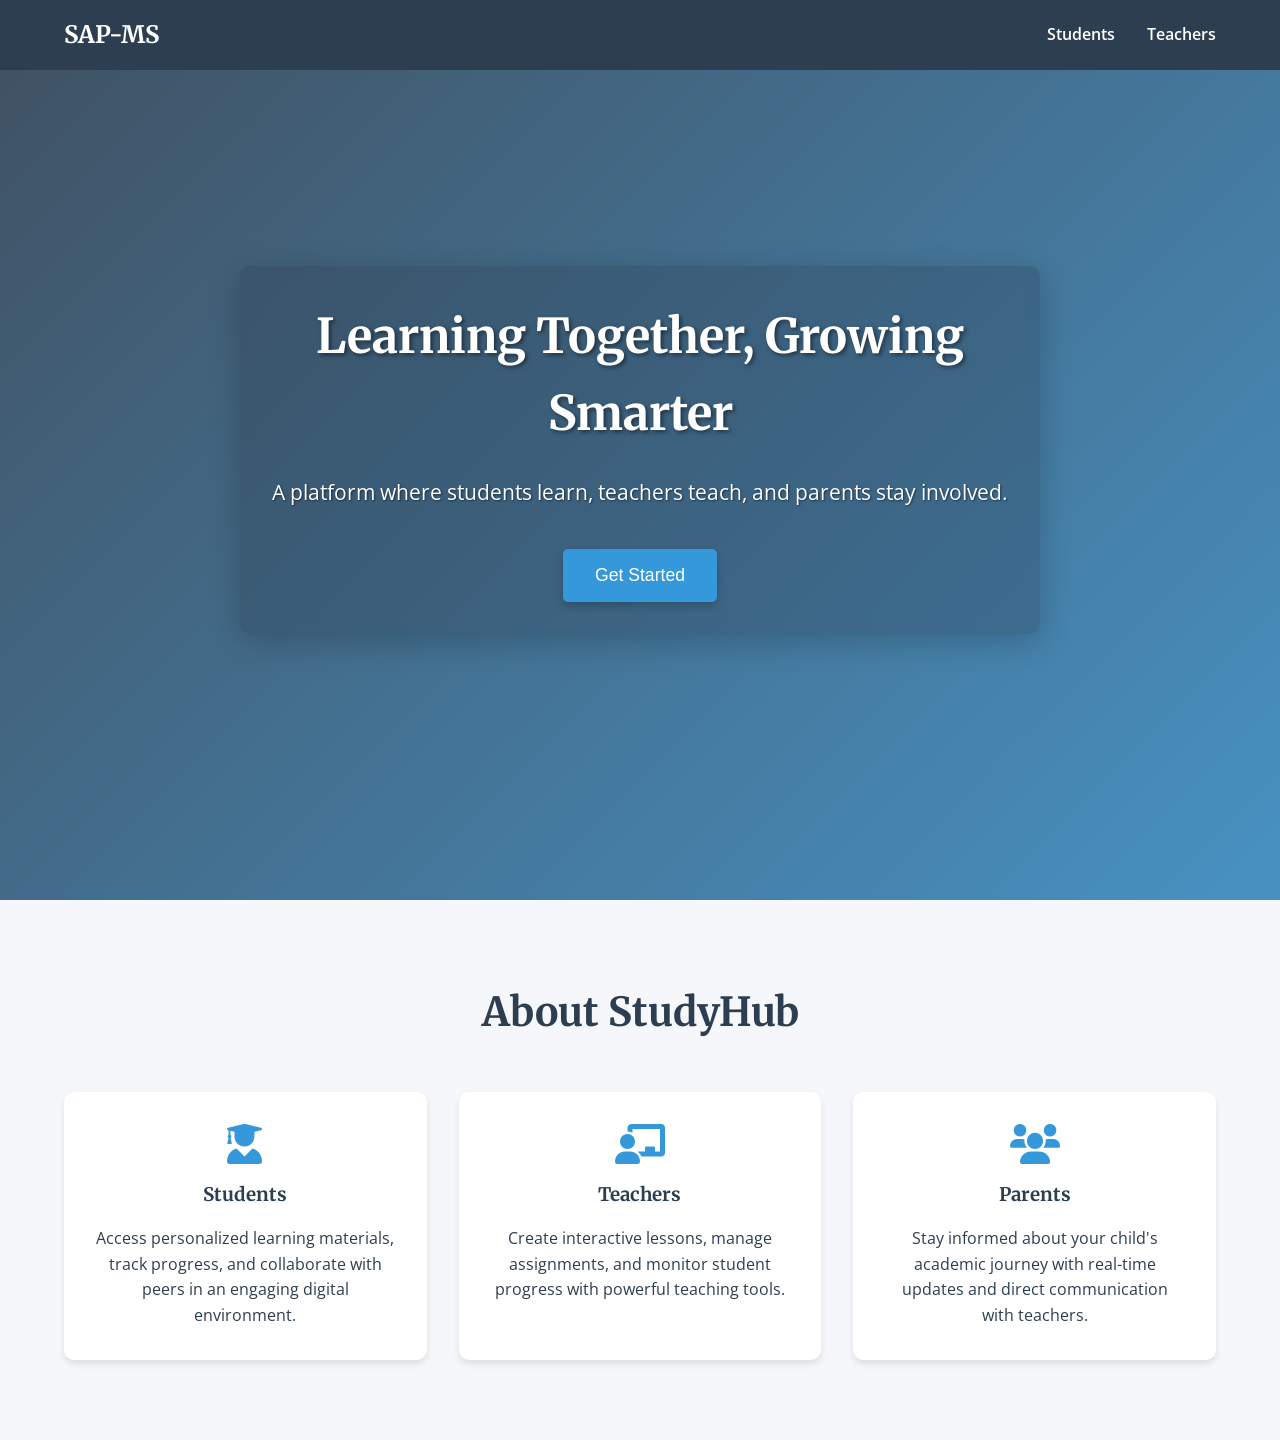
<file: index.html>
<!DOCTYPE html>
<html lang="en">
<head>
    <meta charset="UTF-8">
    <meta name="viewport" content="width=device-width, initial-scale=1.0">
    <title>Student Academic Performance Monitoring System - StudyHub</title>
    <link rel="stylesheet" href="styles.css">
    <link rel="preconnect" href="https://fonts.googleapis.com">
    <link rel="preconnect" href="https://fonts.gstatic.com" crossorigin>
    <link href="https://fonts.googleapis.com/css2?family=Merriweather:wght@400;700&family=Open+Sans:wght@400;600&display=swap" rel="stylesheet">
    <link rel="stylesheet" href="https://cdnjs.cloudflare.com/ajax/libs/font-awesome/6.0.0/css/all.min.css">
    <style>
        /* Additional styles for the enhanced hero section */
        .hero {
            background-image: url('https://images.unsplash.com/photo-1501504905252-473c47e087f8?ixlib=rb-4.0.3&ixid=M3wxMjA3fDB8MHxwaG90by1wYWdlfHx8fGVufDB8fHx8fA%3D%3D&auto=format&fit=crop&w=1674&q=80');
            background-size: cover;
            background-position: center;
            background-repeat: no-repeat;
            position: relative;
        }
        
        .hero::before {
            content: '';
            position: absolute;
            top: 0;
            left: 0;
            width: 100%;
            height: 100%;
            background: linear-gradient(135deg, rgba(44, 62, 80, 0.9), rgba(41, 128, 185, 0.85));
            z-index: 1;
        }
        
        .hero-content {
            position: relative;
            z-index: 2;
            max-width: 800px;
            padding: 2rem;
            border-radius: 10px;
            background-color: rgba(44, 62, 80, 0.3);
            backdrop-filter: blur(5px);
            box-shadow: 0 8px 32px rgba(0, 0, 0, 0.2);
        }
        
        .hero h1 {
            text-shadow: 2px 2px 4px rgba(0, 0, 0, 0.5);
            margin-bottom: 1.5rem;
        }
        
        .hero p {
            text-shadow: 1px 1px 2px rgba(0, 0, 0, 0.5);
            margin-bottom: 2.5rem;
            font-size: 1.3rem;
        }
        
        .cta-button {
            box-shadow: 0 4px 8px rgba(0, 0, 0, 0.2);
            transform: translateY(0);
            transition: transform 0.3s ease, box-shadow 0.3s ease, background-color 0.3s ease;
        }
        
        .cta-button:hover {
            transform: translateY(-3px);
            box-shadow: 0 6px 12px rgba(0, 0, 0, 0.3);
        }
        
        .cta-button:active {
            transform: translateY(1px);
        }
    </style>
</head>
<body>
    <nav class="navbar">
        <div class="logo">SAP-MS</div>
        <ul class="nav-links">
            <li><a href="student-auth.html">Students</a></li>
            <li><a href="teacher-auth.html">Teachers</a></li>
        </ul>
        <div class="hamburger">
            <span></span>
            <span></span>
            <span></span>
        </div>
    </nav>

    <section class="hero">
        <div class="hero-content">
            <h1>Learning Together, Growing Smarter</h1>
            <p>A platform where students learn, teachers teach, and parents stay involved.</p>
            <button class="cta-button" onclick="openModal()">Get Started</button>
        </div>
    </section>

    <section id="about" class="about">
        <h2>About StudyHub</h2>
        <div class="cards-container">
            <div class="card">
                <i class="fas fa-user-graduate"></i>
                <h3>Students</h3>
                <p>Access personalized learning materials, track progress, and collaborate with peers in an engaging digital environment.</p>
            </div>
            <div class="card">
                <i class="fas fa-chalkboard-teacher"></i>
                <h3>Teachers</h3>
                <p>Create interactive lessons, manage assignments, and monitor student progress with powerful teaching tools.</p>
            </div>
            <div class="card">
                <i class="fas fa-users"></i>
                <h3>Parents</h3>
                <p>Stay informed about your child's academic journey with real-time updates and direct communication with teachers.</p>
            </div>
        </div>
    </section>

    <!-- Role Selection Modal -->
    <div id="roleModal" class="modal">
        <div class="modal-content">
            <span class="close-modal">&times;</span>
            <h2>Choose Your Role</h2>
            <p>Select how you'll be using StudyHub</p>
            <div class="role-options">
                <div class="role-option" onclick="selectRole('student')">
                    <i class="fas fa-user-graduate"></i>
                    <h3>Student</h3>
                    <p>Access learning materials and track your progress</p>
                </div>
                <div class="role-option" onclick="selectRole('teacher')">
                    <i class="fas fa-chalkboard-teacher"></i>
                    <h3>Teacher</h3>
                    <p>Create lessons and manage your classroom</p>
                </div>
            </div>
        </div>
    </div>

    <script>
        function openModal() {
            document.getElementById('roleModal').style.display = 'block';
        }

        function selectRole(role) {
            if (role === 'student') {
                window.location.href = 'student-auth.html';
            } else if (role === 'teacher') {
                window.location.href = 'teacher-auth.html';
            } else {
                // For now, just close the modal for other roles
                document.getElementById('roleModal').style.display = 'none';
            }
        }

        // Close modal when clicking the close button or outside the modal
        document.querySelector('.close-modal').onclick = function() {
            document.getElementById('roleModal').style.display = 'none';
        }

        window.onclick = function(event) {
            const modal = document.getElementById('roleModal');
            if (event.target == modal) {
                modal.style.display = 'none';
            }
        }
        
        // Add smooth scrolling for navigation links
        document.querySelectorAll('.nav-links a').forEach(anchor => {
            anchor.addEventListener('click', function(e) {
                const href = this.getAttribute('href');
                if (href.startsWith('#')) {
                    e.preventDefault();
                    const targetId = href;
                    const targetElement = document.querySelector(targetId);
                    if (targetElement) {
                        window.scrollTo({
                            top: targetElement.offsetTop - 70,
                            behavior: 'smooth'
                        });
                    }
                }
            });
        });
        
        // Mobile menu toggle
        document.querySelector('.hamburger').addEventListener('click', function() {
            document.querySelector('.nav-links').classList.toggle('active');
        });
    </script>
</body>
</html>
</file>
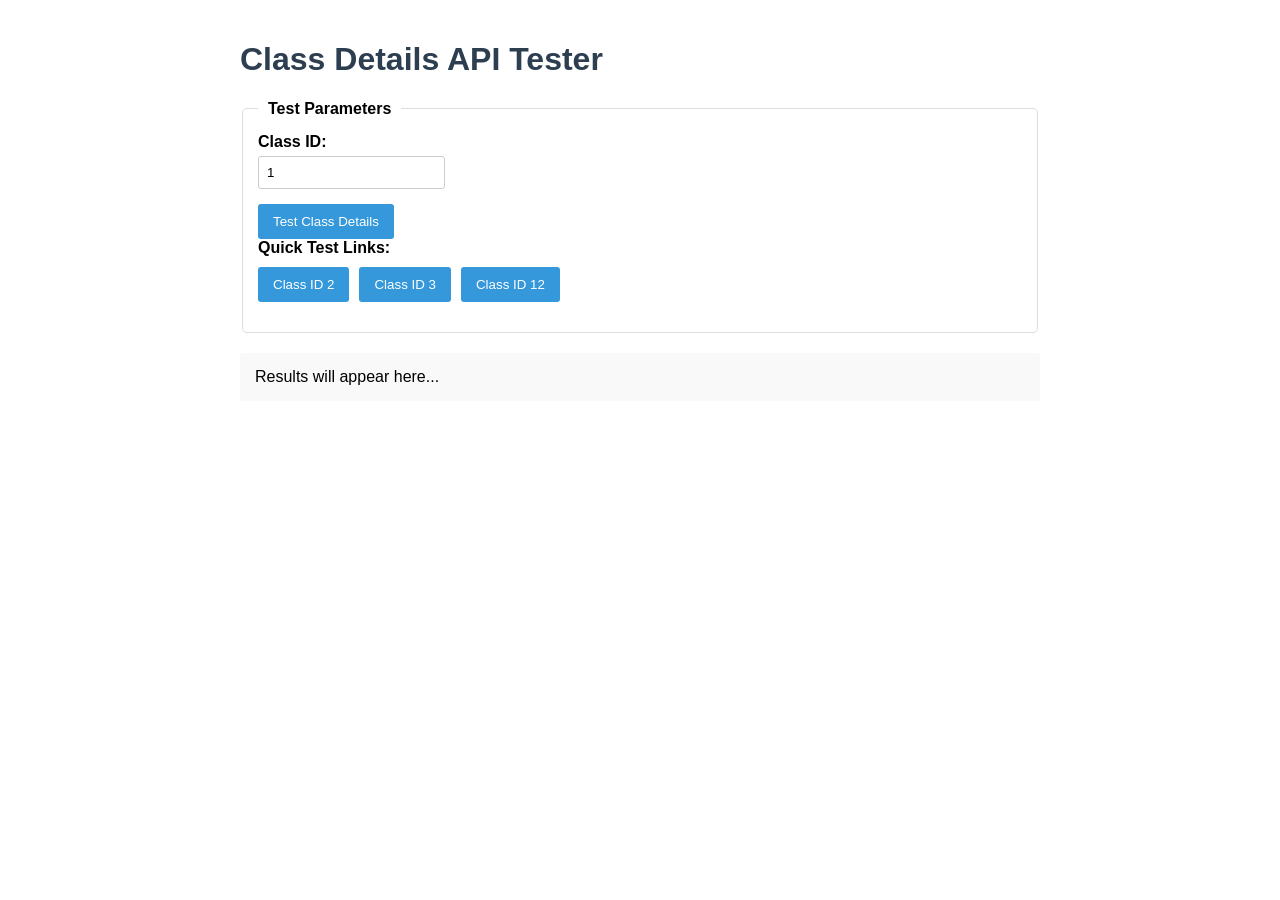
<file: class_view_test.html>
<!DOCTYPE html>
<html lang="en">
<head>
    <meta charset="UTF-8">
    <meta name="viewport" content="width=device-width, initial-scale=1.0">
    <title>Class Details Tester</title>
    <style>
        body {
            font-family: Arial, sans-serif;
            max-width: 800px;
            margin: 0 auto;
            padding: 20px;
        }
        h1 {
            color: #2c3e50;
        }
        fieldset {
            border: 1px solid #ddd;
            padding: 15px;
            margin-bottom: 20px;
            border-radius: 5px;
        }
        legend {
            font-weight: bold;
            padding: 0 10px;
        }
        .form-group {
            margin-bottom: 15px;
        }
        label {
            display: block;
            margin-bottom: 5px;
            font-weight: bold;
        }
        input, button {
            padding: 8px;
            border-radius: 3px;
            border: 1px solid #ccc;
        }
        button {
            background-color: #3498db;
            color: white;
            border: none;
            cursor: pointer;
            padding: 10px 15px;
        }
        button:hover {
            background-color: #2980b9;
        }
        #result {
            background-color: #f9f9f9;
            padding: 15px;
            border-radius: 3px;
            white-space: pre-wrap;
            overflow-x: auto;
            margin-top: 20px;
        }
        .error {
            color: #e74c3c;
            font-weight: bold;
        }
        .success {
            color: #27ae60;
            font-weight: bold;
        }
    </style>
</head>
<body>
    <h1>Class Details API Tester</h1>
    
    <fieldset>
        <legend>Test Parameters</legend>
        
        <div class="form-group">
            <label for="classId">Class ID:</label>
            <input type="number" id="classId" value="1" min="1">
        </div>
        
        <button id="testBtn">Test Class Details</button>
    </fieldset>
    
    <div id="result">Results will appear here...</div>
    
    <script>
        document.getElementById('testBtn').addEventListener('click', async () => {
            const classId = document.getElementById('classId').value;
            const resultDiv = document.getElementById('result');
            
            resultDiv.innerHTML = 'Loading...';
            resultDiv.className = '';
            
            try {
                // Make the fetch request
                const response = await fetch(`get_class_details.php?id=${classId}`);
                const responseText = await response.text();
                
                // Try to parse as JSON
                try {
                    const data = JSON.parse(responseText);
                    
                    if (data.success) {
                        resultDiv.innerHTML = `<span class="success">SUCCESS!</span>\n\nAPI Response:\n${JSON.stringify(data, null, 2)}`;
                    } else {
                        resultDiv.innerHTML = `<span class="error">API ERROR:</span>\n\n${JSON.stringify(data, null, 2)}`;
                    }
                } catch (jsonError) {
                    // Not valid JSON
                    resultDiv.innerHTML = `<span class="error">INVALID JSON RESPONSE:</span>\n\n${responseText}`;
                    console.error('JSON Parse Error:', jsonError);
                }
            } catch (fetchError) {
                resultDiv.innerHTML = `<span class="error">FETCH ERROR:</span>\n\n${fetchError.message}`;
                console.error('Fetch Error:', fetchError);
            }
        });
        
        // Add some test class IDs
        const testIds = [2, 3, 12]; // Add your problematic class IDs here
        const fieldset = document.querySelector('fieldset');
        
        const quickLinksDiv = document.createElement('div');
        quickLinksDiv.className = 'form-group';
        quickLinksDiv.innerHTML = '<label>Quick Test Links:</label>';
        
        testIds.forEach(id => {
            const button = document.createElement('button');
            button.textContent = `Class ID ${id}`;
            button.style.marginRight = '10px';
            button.style.marginTop = '5px';
            
            button.addEventListener('click', () => {
                document.getElementById('classId').value = id;
                document.getElementById('testBtn').click();
            });
            
            quickLinksDiv.appendChild(button);
        });
        
        fieldset.appendChild(quickLinksDiv);
    </script>
</body>
</html>
</file>
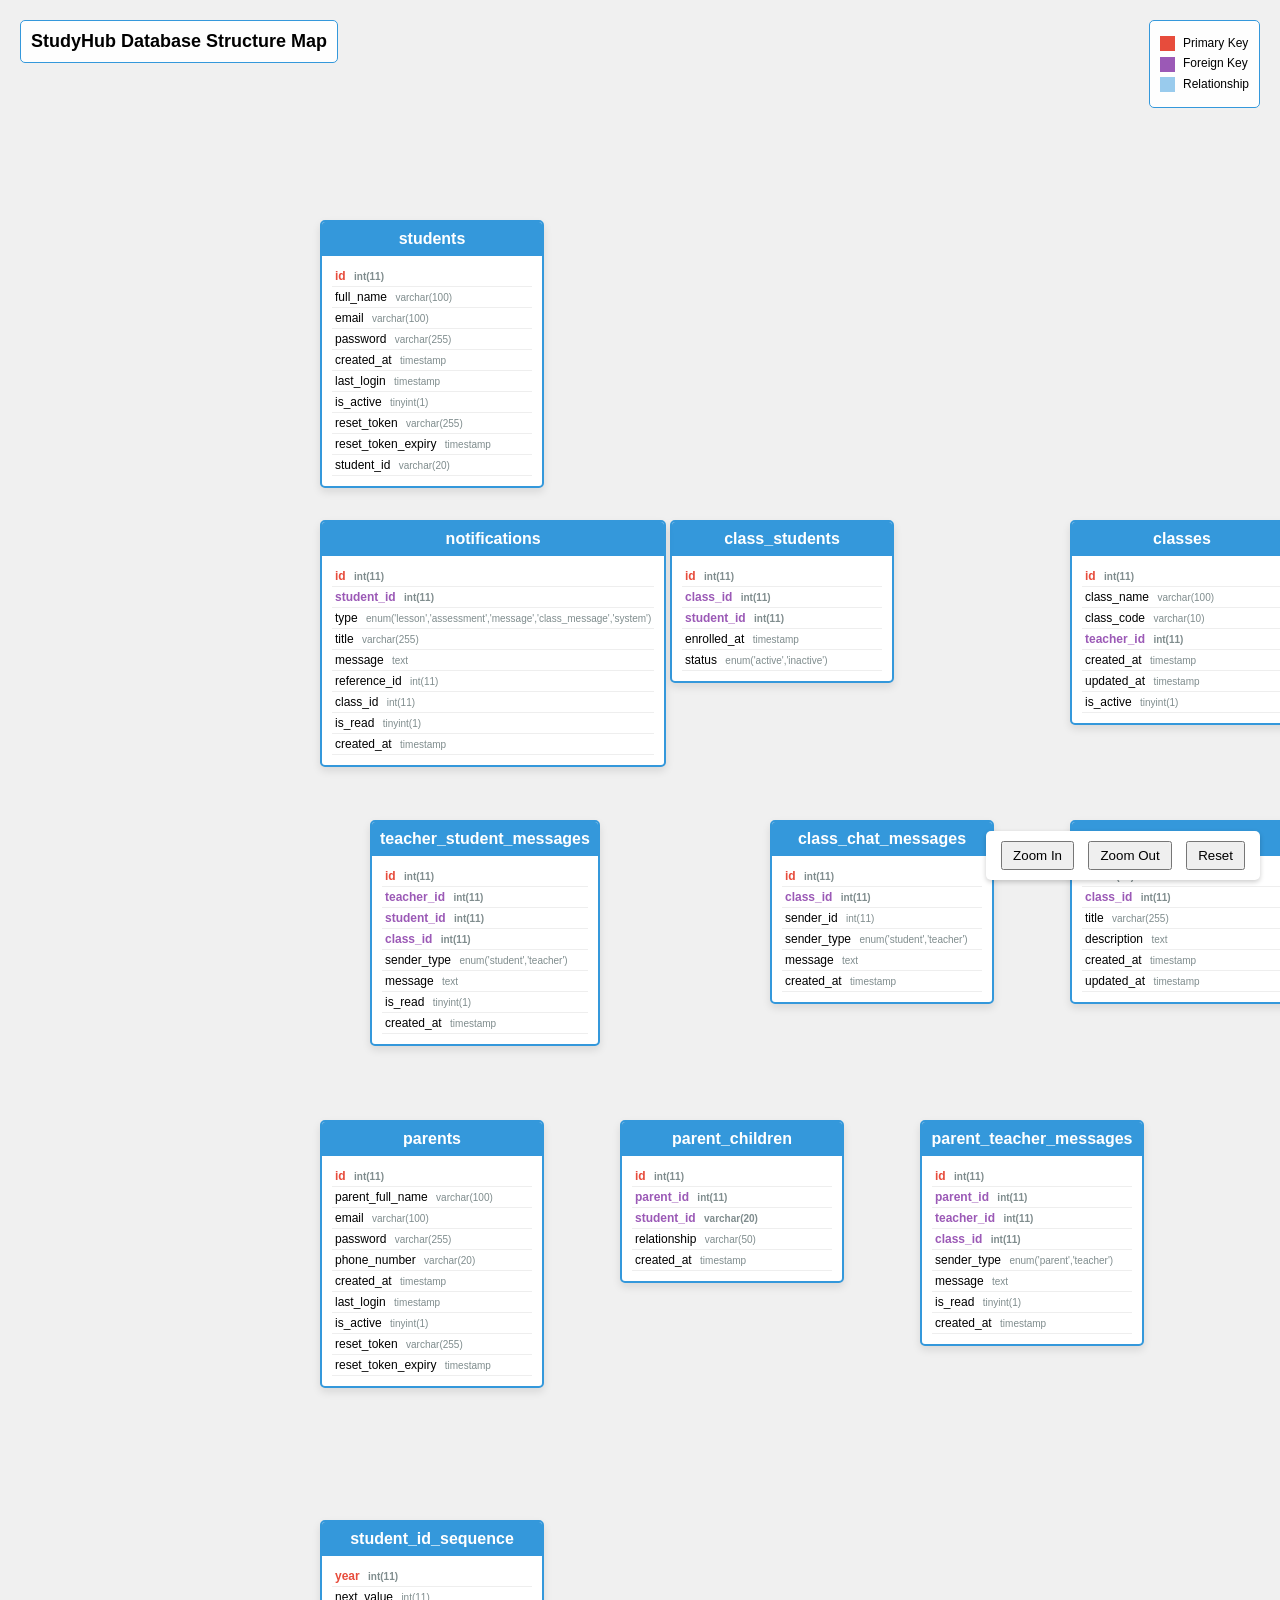
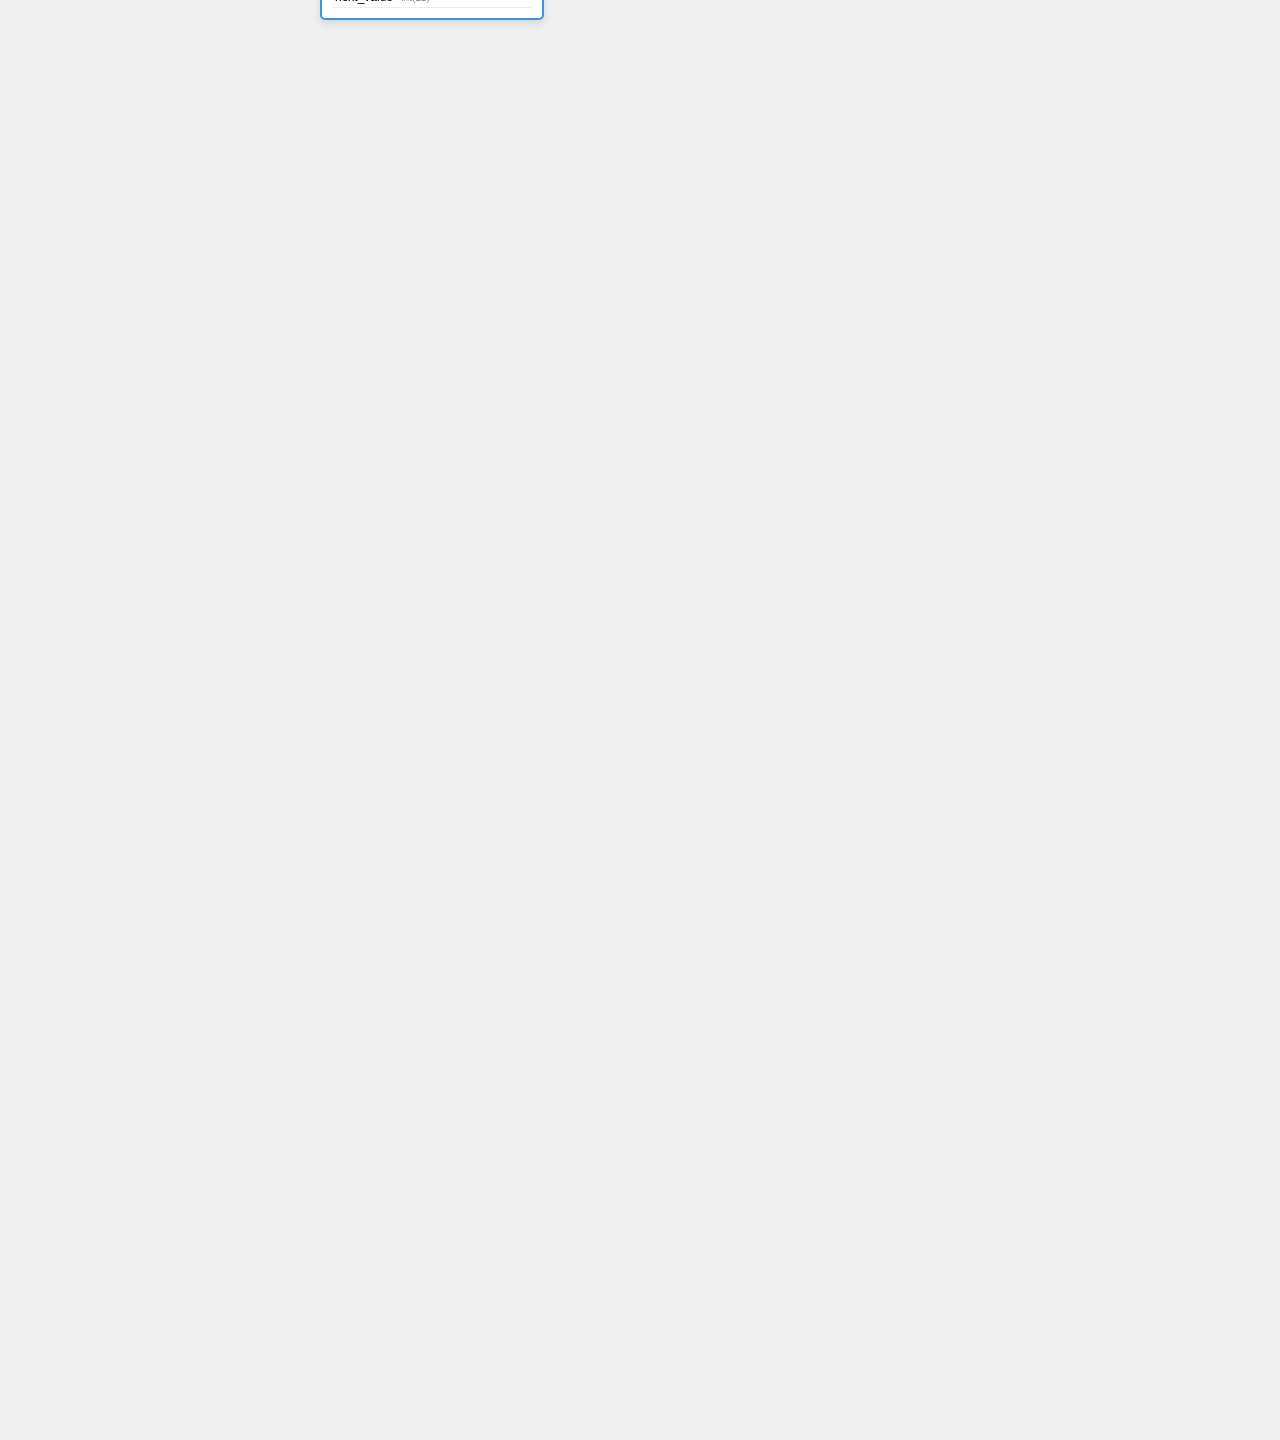
<file: database_visualization.html>
<!DOCTYPE html>
<html lang="en">
<head>
    <meta charset="UTF-8">
    <meta name="viewport" content="width=device-width, initial-scale=1.0">
    <title>StudyHub Database Structure Map</title>
    <style>
        body {
            font-family: 'Arial', sans-serif;
            background-color: #f0f0f0;
            margin: 0;
            padding: 20px;
            overflow-x: auto;
            min-width: 100%;
            min-height: 100vh;
        }
        
        .container {
            width: 5000px;
            height: 3000px;
            position: relative;
        }
        
        .table {
            position: absolute;
            background-color: #fff;
            border: 2px solid #3498db;
            border-radius: 5px;
            padding: 10px;
            box-shadow: 0 4px 8px rgba(0, 0, 0, 0.1);
            z-index: 10;
            min-width: 200px;
        }
        
        .table-title {
            background-color: #3498db;
            color: white;
            padding: 8px;
            margin: -10px -10px 10px -10px;
            border-radius: 3px 3px 0 0;
            font-weight: bold;
            text-align: center;
        }
        
        .field {
            padding: 3px;
            border-bottom: 1px solid #eee;
            font-size: 12px;
        }
        
        .primary-key {
            color: #e74c3c;
            font-weight: bold;
        }
        
        .foreign-key {
            color: #9b59b6;
            font-weight: bold;
        }
        
        .field-type {
            color: #7f8c8d;
            font-size: 10px;
            margin-left: 5px;
        }
        
        .connector {
            position: absolute;
            background-color: rgba(52, 152, 219, 0.5);
            z-index: 5;
            transform-origin: left center;
        }
        
        .connector::after {
            content: '';
            position: absolute;
            right: -8px;
            top: -4px;
            width: 0;
            height: 0;
            border-top: 6px solid transparent;
            border-left: 10px solid rgba(52, 152, 219, 0.8);
            border-bottom: 6px solid transparent;
        }
        
        .legend {
            position: fixed;
            top: 20px;
            right: 20px;
            background-color: rgba(255, 255, 255, 0.9);
            padding: 10px;
            border-radius: 5px;
            border: 1px solid #3498db;
            z-index: 100;
            font-size: 12px;
        }
        
        .legend-item {
            margin: 5px 0;
        }
        
        .legend-color {
            display: inline-block;
            width: 15px;
            height: 15px;
            margin-right: 5px;
            vertical-align: middle;
        }
        
        .title {
            position: fixed;
            top: 20px;
            left: 20px;
            background-color: rgba(255, 255, 255, 0.9);
            padding: 10px;
            border-radius: 5px;
            border: 1px solid #3498db;
            z-index: 100;
            font-size: 18px;
            font-weight: bold;
        }
        
        #zoom-controls {
            position: fixed;
            bottom: 20px;
            right: 20px;
            z-index: 100;
            background-color: white;
            padding: 10px;
            border-radius: 5px;
            box-shadow: 0 2px 5px rgba(0,0,0,0.2);
        }
        
        button {
            padding: 5px 10px;
            margin: 0 5px;
            cursor: pointer;
        }
        
        .relationship-label {
            position: absolute;
            background-color: rgba(255, 255, 255, 0.8);
            padding: 3px 6px;
            border-radius: 10px;
            font-size: 10px;
            z-index: 15;
        }
    </style>
</head>
<body>
    <div class="title">StudyHub Database Structure Map</div>
    
    <div class="legend">
        <div class="legend-item"><span class="legend-color" style="background-color: #e74c3c;"></span> Primary Key</div>
        <div class="legend-item"><span class="legend-color" style="background-color: #9b59b6;"></span> Foreign Key</div>
        <div class="legend-item"><span class="legend-color" style="background-color: rgba(52, 152, 219, 0.5);"></span> Relationship</div>
    </div>
    
    <div id="zoom-controls">
        <button id="zoom-in">Zoom In</button>
        <button id="zoom-out">Zoom Out</button>
        <button id="reset">Reset</button>
    </div>
    
    <div class="container" id="db-container">
        <!-- Students Table -->
        <div class="table" style="left: 300px; top: 200px;">
            <div class="table-title">students</div>
            <div class="field primary-key">id <span class="field-type">int(11)</span></div>
            <div class="field">full_name <span class="field-type">varchar(100)</span></div>
            <div class="field">email <span class="field-type">varchar(100)</span></div>
            <div class="field">password <span class="field-type">varchar(255)</span></div>
            <div class="field">created_at <span class="field-type">timestamp</span></div>
            <div class="field">last_login <span class="field-type">timestamp</span></div>
            <div class="field">is_active <span class="field-type">tinyint(1)</span></div>
            <div class="field">reset_token <span class="field-type">varchar(255)</span></div>
            <div class="field">reset_token_expiry <span class="field-type">timestamp</span></div>
            <div class="field">student_id <span class="field-type">varchar(20)</span></div>
        </div>
        
        <!-- Teachers Table -->
        <div class="table" style="left: 1800px; top: 200px;">
            <div class="table-title">teachers</div>
            <div class="field primary-key">id <span class="field-type">int(11)</span></div>
            <div class="field">full_name <span class="field-type">varchar(100)</span></div>
            <div class="field">email <span class="field-type">varchar(100)</span></div>
            <div class="field">password <span class="field-type">varchar(255)</span></div>
            <div class="field">created_at <span class="field-type">timestamp</span></div>
            <div class="field">updated_at <span class="field-type">timestamp</span></div>
            <div class="field">teacher_id <span class="field-type">varchar(20)</span></div>
        </div>
        
        <!-- Classes Table -->
        <div class="table" style="left: 1050px; top: 500px;">
            <div class="table-title">classes</div>
            <div class="field primary-key">id <span class="field-type">int(11)</span></div>
            <div class="field">class_name <span class="field-type">varchar(100)</span></div>
            <div class="field">class_code <span class="field-type">varchar(10)</span></div>
            <div class="field foreign-key">teacher_id <span class="field-type">int(11)</span></div>
            <div class="field">created_at <span class="field-type">timestamp</span></div>
            <div class="field">updated_at <span class="field-type">timestamp</span></div>
            <div class="field">is_active <span class="field-type">tinyint(1)</span></div>
        </div>
        
        <!-- Class Students Table -->
        <div class="table" style="left: 650px; top: 500px;">
            <div class="table-title">class_students</div>
            <div class="field primary-key">id <span class="field-type">int(11)</span></div>
            <div class="field foreign-key">class_id <span class="field-type">int(11)</span></div>
            <div class="field foreign-key">student_id <span class="field-type">int(11)</span></div>
            <div class="field">enrolled_at <span class="field-type">timestamp</span></div>
            <div class="field">status <span class="field-type">enum('active','inactive')</span></div>
        </div>
        
        <!-- Assessments Table -->
        <div class="table" style="left: 1450px; top: 500px;">
            <div class="table-title">assessments</div>
            <div class="field primary-key">id <span class="field-type">int(11)</span></div>
            <div class="field foreign-key">class_id <span class="field-type">int(11)</span></div>
            <div class="field">title <span class="field-type">varchar(255)</span></div>
            <div class="field">description <span class="field-type">text</span></div>
            <div class="field">due_date <span class="field-type">datetime</span></div>
            <div class="field">created_at <span class="field-type">timestamp</span></div>
            <div class="field">updated_at <span class="field-type">timestamp</span></div>
            <div class="field">max_score <span class="field-type">int(11)</span></div>
        </div>
        
        <!-- Lessons Table -->
        <div class="table" style="left: 1050px; top: 800px;">
            <div class="table-title">lessons</div>
            <div class="field primary-key">id <span class="field-type">int(11)</span></div>
            <div class="field foreign-key">class_id <span class="field-type">int(11)</span></div>
            <div class="field">title <span class="field-type">varchar(255)</span></div>
            <div class="field">description <span class="field-type">text</span></div>
            <div class="field">created_at <span class="field-type">timestamp</span></div>
            <div class="field">updated_at <span class="field-type">timestamp</span></div>
        </div>
        
        <!-- Assessment Files Table -->
        <div class="table" style="left: 1750px; top: 500px;">
            <div class="table-title">assessment_files</div>
            <div class="field primary-key">id <span class="field-type">int(11)</span></div>
            <div class="field foreign-key">assessment_id <span class="field-type">int(11)</span></div>
            <div class="field">file_name <span class="field-type">varchar(255)</span></div>
            <div class="field">file_path <span class="field-type">varchar(255)</span></div>
            <div class="field">file_type <span class="field-type">varchar(50)</span></div>
            <div class="field">file_size <span class="field-type">int(11)</span></div>
            <div class="field">uploaded_at <span class="field-type">timestamp</span></div>
        </div>
        
        <!-- Lesson Files Table -->
        <div class="table" style="left: 1350px; top: 800px;">
            <div class="table-title">lesson_files</div>
            <div class="field primary-key">id <span class="field-type">int(11)</span></div>
            <div class="field foreign-key">lesson_id <span class="field-type">int(11)</span></div>
            <div class="field">file_name <span class="field-type">varchar(255)</span></div>
            <div class="field">file_path <span class="field-type">varchar(255)</span></div>
            <div class="field">file_type <span class="field-type">varchar(50)</span></div>
            <div class="field">file_size <span class="field-type">int(11)</span></div>
            <div class="field">uploaded_at <span class="field-type">timestamp</span></div>
        </div>
        
        <!-- Student Submissions Table -->
        <div class="table" style="left: 1450px; top: 300px;">
            <div class="table-title">student_submissions</div>
            <div class="field primary-key">id <span class="field-type">int(11)</span></div>
            <div class="field foreign-key">assessment_id <span class="field-type">int(11)</span></div>
            <div class="field foreign-key">student_id <span class="field-type">int(11)</span></div>
            <div class="field">submission_date <span class="field-type">timestamp</span></div>
            <div class="field">submission_text <span class="field-type">text</span></div>
            <div class="field">score <span class="field-type">float</span></div>
            <div class="field">teacher_feedback <span class="field-type">text</span></div>
        </div>
        
        <!-- Submission Files Table -->
        <div class="table" style="left: 1750px; top: 300px;">
            <div class="table-title">submission_files</div>
            <div class="field primary-key">id <span class="field-type">int(11)</span></div>
            <div class="field foreign-key">submission_id <span class="field-type">int(11)</span></div>
            <div class="field">file_name <span class="field-type">varchar(255)</span></div>
            <div class="field">file_path <span class="field-type">varchar(255)</span></div>
            <div class="field">file_type <span class="field-type">varchar(50)</span></div>
            <div class="field">file_size <span class="field-type">int(11)</span></div>
            <div class="field">uploaded_at <span class="field-type">timestamp</span></div>
        </div>
        
        <!-- Notifications Table -->
        <div class="table" style="left: 300px; top: 500px;">
            <div class="table-title">notifications</div>
            <div class="field primary-key">id <span class="field-type">int(11)</span></div>
            <div class="field foreign-key">student_id <span class="field-type">int(11)</span></div>
            <div class="field">type <span class="field-type">enum('lesson','assessment','message','class_message','system')</span></div>
            <div class="field">title <span class="field-type">varchar(255)</span></div>
            <div class="field">message <span class="field-type">text</span></div>
            <div class="field">reference_id <span class="field-type">int(11)</span></div>
            <div class="field">class_id <span class="field-type">int(11)</span></div>
            <div class="field">is_read <span class="field-type">tinyint(1)</span></div>
            <div class="field">created_at <span class="field-type">timestamp</span></div>
        </div>
        
        <!-- Class Chat Messages Table -->
        <div class="table" style="left: 750px; top: 800px;">
            <div class="table-title">class_chat_messages</div>
            <div class="field primary-key">id <span class="field-type">int(11)</span></div>
            <div class="field foreign-key">class_id <span class="field-type">int(11)</span></div>
            <div class="field">sender_id <span class="field-type">int(11)</span></div>
            <div class="field">sender_type <span class="field-type">enum('student','teacher')</span></div>
            <div class="field">message <span class="field-type">text</span></div>
            <div class="field">created_at <span class="field-type">timestamp</span></div>
        </div>
        
        <!-- Teacher Student Messages Table -->
        <div class="table" style="left: 350px; top: 800px;">
            <div class="table-title">teacher_student_messages</div>
            <div class="field primary-key">id <span class="field-type">int(11)</span></div>
            <div class="field foreign-key">teacher_id <span class="field-type">int(11)</span></div>
            <div class="field foreign-key">student_id <span class="field-type">int(11)</span></div>
            <div class="field foreign-key">class_id <span class="field-type">int(11)</span></div>
            <div class="field">sender_type <span class="field-type">enum('student','teacher')</span></div>
            <div class="field">message <span class="field-type">text</span></div>
            <div class="field">is_read <span class="field-type">tinyint(1)</span></div>
            <div class="field">created_at <span class="field-type">timestamp</span></div>
        </div>
        
        <!-- Parents Table -->
        <div class="table" style="left: 300px; top: 1100px;">
            <div class="table-title">parents</div>
            <div class="field primary-key">id <span class="field-type">int(11)</span></div>
            <div class="field">parent_full_name <span class="field-type">varchar(100)</span></div>
            <div class="field">email <span class="field-type">varchar(100)</span></div>
            <div class="field">password <span class="field-type">varchar(255)</span></div>
            <div class="field">phone_number <span class="field-type">varchar(20)</span></div>
            <div class="field">created_at <span class="field-type">timestamp</span></div>
            <div class="field">last_login <span class="field-type">timestamp</span></div>
            <div class="field">is_active <span class="field-type">tinyint(1)</span></div>
            <div class="field">reset_token <span class="field-type">varchar(255)</span></div>
            <div class="field">reset_token_expiry <span class="field-type">timestamp</span></div>
        </div>
        
        <!-- Parent Children Table -->
        <div class="table" style="left: 600px; top: 1100px;">
            <div class="table-title">parent_children</div>
            <div class="field primary-key">id <span class="field-type">int(11)</span></div>
            <div class="field foreign-key">parent_id <span class="field-type">int(11)</span></div>
            <div class="field foreign-key">student_id <span class="field-type">varchar(20)</span></div>
            <div class="field">relationship <span class="field-type">varchar(50)</span></div>
            <div class="field">created_at <span class="field-type">timestamp</span></div>
        </div>
        
        <!-- Parent Teacher Messages Table -->
        <div class="table" style="left: 900px; top: 1100px;">
            <div class="table-title">parent_teacher_messages</div>
            <div class="field primary-key">id <span class="field-type">int(11)</span></div>
            <div class="field foreign-key">parent_id <span class="field-type">int(11)</span></div>
            <div class="field foreign-key">teacher_id <span class="field-type">int(11)</span></div>
            <div class="field foreign-key">class_id <span class="field-type">int(11)</span></div>
            <div class="field">sender_type <span class="field-type">enum('parent','teacher')</span></div>
            <div class="field">message <span class="field-type">text</span></div>
            <div class="field">is_read <span class="field-type">tinyint(1)</span></div>
            <div class="field">created_at <span class="field-type">timestamp</span></div>
        </div>
        
        <!-- Login Attempts Table -->
        <div class="table" style="left: 1800px; top: 1100px;">
            <div class="table-title">login_attempts</div>
            <div class="field primary-key">id <span class="field-type">int(11)</span></div>
            <div class="field">email <span class="field-type">varchar(100)</span></div>
            <div class="field">attempt_time <span class="field-type">timestamp</span></div>
            <div class="field">ip_address <span class="field-type">varchar(45)</span></div>
        </div>
        
        <!-- Sessions Table -->
        <div class="table" style="left: 1800px; top: 1300px;">
            <div class="table-title">sessions</div>
            <div class="field primary-key">id <span class="field-type">int(11)</span></div>
            <div class="field foreign-key">student_id <span class="field-type">int(11)</span></div>
            <div class="field">session_token <span class="field-type">varchar(255)</span></div>
            <div class="field">created_at <span class="field-type">timestamp</span></div>
            <div class="field">expires_at <span class="field-type">timestamp</span></div>
        </div>
        
        <!-- Student ID Sequence Table -->
        <div class="table" style="left: 300px; top: 1500px;">
            <div class="table-title">student_id_sequence</div>
            <div class="field primary-key">year <span class="field-type">int(11)</span></div>
            <div class="field">next_value <span class="field-type">int(11)</span></div>
        </div>
        
        <!-- Teacher ID Sequence Table -->
        <div class="table" style="left: 1800px; top: 1500px;">
            <div class="table-title">teacher_id_sequence</div>
            <div class="field primary-key">year <span class="field-type">int(11)</span></div>
            <div class="field">next_value <span class="field-type">int(11)</span></div>
        </div>
    </div>

    <script>
        document.addEventListener('DOMContentLoaded', function() {
            const container = document.getElementById('db-container');
            
            // Relationships data
            const relationships = [
                // Teachers to Classes
                { from: { table: 'teachers', field: 'id' }, to: { table: 'classes', field: 'teacher_id' } },
                
                // Classes to other tables
                { from: { table: 'classes', field: 'id' }, to: { table: 'class_students', field: 'class_id' } },
                { from: { table: 'classes', field: 'id' }, to: { table: 'assessments', field: 'class_id' } },
                { from: { table: 'classes', field: 'id' }, to: { table: 'lessons', field: 'class_id' } },
                { from: { table: 'classes', field: 'id' }, to: { table: 'class_chat_messages', field: 'class_id' } },
                { from: { table: 'classes', field: 'id' }, to: { table: 'teacher_student_messages', field: 'class_id' } },
                { from: { table: 'classes', field: 'id' }, to: { table: 'parent_teacher_messages', field: 'class_id' } },
                
                // Students to other tables
                { from: { table: 'students', field: 'id' }, to: { table: 'class_students', field: 'student_id' } },
                { from: { table: 'students', field: 'id' }, to: { table: 'student_submissions', field: 'student_id' } },
                { from: { table: 'students', field: 'id' }, to: { table: 'notifications', field: 'student_id' } },
                { from: { table: 'students', field: 'id' }, to: { table: 'teacher_student_messages', field: 'student_id' } },
                { from: { table: 'students', field: 'id' }, to: { table: 'sessions', field: 'student_id' } },
                { from: { table: 'students', field: 'student_id' }, to: { table: 'parent_children', field: 'student_id' } },
                
                // Assessments to other tables
                { from: { table: 'assessments', field: 'id' }, to: { table: 'assessment_files', field: 'assessment_id' } },
                { from: { table: 'assessments', field: 'id' }, to: { table: 'student_submissions', field: 'assessment_id' } },
                
                // Lessons to Lesson Files
                { from: { table: 'lessons', field: 'id' }, to: { table: 'lesson_files', field: 'lesson_id' } },
                
                // Student Submissions to Submission Files
                { from: { table: 'student_submissions', field: 'id' }, to: { table: 'submission_files', field: 'submission_id' } },
                
                // Parents to Parent Children
                { from: { table: 'parents', field: 'id' }, to: { table: 'parent_children', field: 'parent_id' } },
                { from: { table: 'parents', field: 'id' }, to: { table: 'parent_teacher_messages', field: 'parent_id' } },
                
                // Teachers to Teacher-related messages
                { from: { table: 'teachers', field: 'id' }, to: { table: 'teacher_student_messages', field: 'teacher_id' } },
                { from: { table: 'teachers', field: 'id' }, to: { table: 'parent_teacher_messages', field: 'teacher_id' } }
            ];
            
            // Draw connections
            relationships.forEach(rel => {
                drawConnection(rel.from, rel.to);
            });
            
            function drawConnection(from, to) {
                const fromTable = document.querySelector(`.table-title:contains('${from.table}')`).parentNode;
                const toTable = document.querySelector(`.table-title:contains('${to.table}')`).parentNode;
                
                if (!fromTable || !toTable) return;
                
                const fromField = fromTable.querySelector(`.field:contains('${from.field}')`);
                const toField = toTable.querySelector(`.field:contains('${to.field}')`);
                
                if (!fromField || !toField) return;
                
                const fromRect = fromField.getBoundingClientRect();
                const toRect = toField.getBoundingClientRect();
                const fromTableRect = fromTable.getBoundingClientRect();
                const toTableRect = toTable.getBoundingClientRect();
                
                // Calculate positions relative to the container
                const fromX = fromTable.offsetLeft + fromField.offsetLeft + fromField.offsetWidth;
                const fromY = fromTable.offsetTop + fromField.offsetTop + fromField.offsetHeight / 2;
                const toX = toTable.offsetLeft + toField.offsetLeft;
                const toY = toTable.offsetTop + toField.offsetTop + toField.offsetHeight / 2;
                
                // Calculate distance and angle
                const dx = toX - fromX;
                const dy = toY - fromY;
                const distance = Math.sqrt(dx * dx + dy * dy);
                const angle = Math.atan2(dy, dx) * 180 / Math.PI;
                
                // Create connector
                const connector = document.createElement('div');
                connector.className = 'connector';
                connector.style.left = `${fromX}px`;
                connector.style.top = `${fromY}px`;
                connector.style.width = `${distance}px`;
                connector.style.height = '2px';
                connector.style.transform = `rotate(${angle}deg)`;
                
                // Add a label for the relationship
                const labelX = fromX + (dx / 2);
                const labelY = fromY + (dy / 2) - 10;
                const label = document.createElement('div');
                label.className = 'relationship-label';
                label.textContent = `${from.table}.${from.field} → ${to.table}.${to.field}`;
                label.style.left = `${labelX}px`;
                label.style.top = `${labelY}px`;
                
                container.appendChild(connector);
                container.appendChild(label);
            }
            
            // Helper for jQuery-like contains selector
            Document.prototype.querySelector = Document.prototype.querySelector || function(selector) {
                if (selector.includes(':contains(')) {
                    const match = selector.match(/:contains\('([^']+)'\)/);
                    if (match) {
                        const text = match[1];
                        const elements = document.querySelectorAll(selector.split(':contains')[0]);
                        for (let i = 0; i < elements.length; i++) {
                            if (elements[i].textContent.includes(text)) {
                                return elements[i];
                            }
                        }
                        return null;
                    }
                }
                return document.querySelector(selector);
            };
            
            // Zoom functionality
            let scale = 1;
            const zoomInBtn = document.getElementById('zoom-in');
            const zoomOutBtn = document.getElementById('zoom-out');
            const resetBtn = document.getElementById('reset');
            
            zoomInBtn.addEventListener('click', () => {
                scale += 0.1;
                container.style.transform = `scale(${scale})`;
            });
            
            zoomOutBtn.addEventListener('click', () => {
                if (scale > 0.2) {
                    scale -= 0.1;
                    container.style.transform = `scale(${scale})`;
                }
            });
            
            resetBtn.addEventListener('click', () => {
                scale = 1;
                container.style.transform = `scale(${scale})`;
            });
        });
    </script>
</body>
</html>
</file>
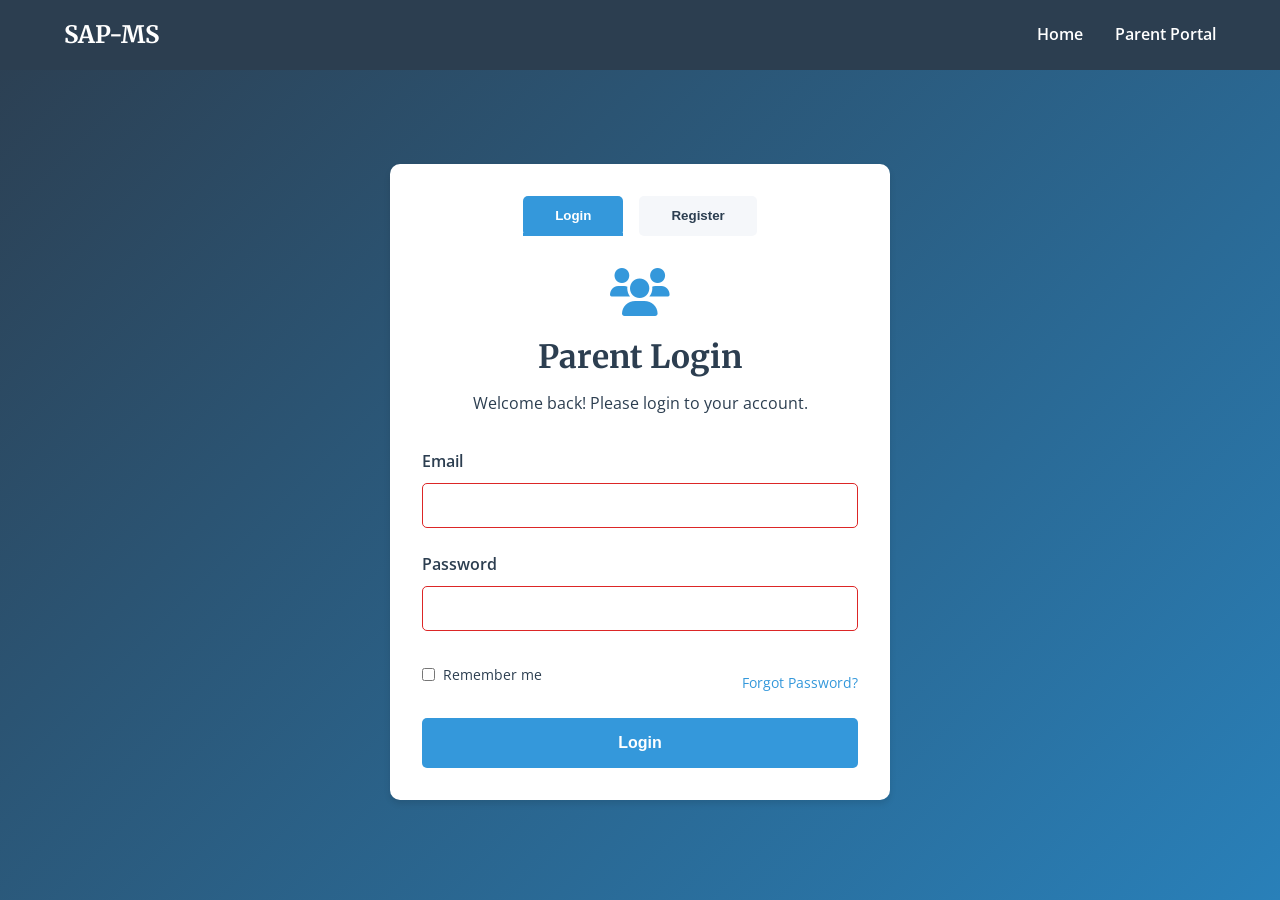
<file: parent-auth.html>
<!DOCTYPE html>
<html lang="en">
<head>
    <meta charset="UTF-8">
    <meta name="viewport" content="width=device-width, initial-scale=1.0">
    <title>Parent Authentication - SAPMS</title>
    <link rel="stylesheet" href="styles.css">
    <link rel="preconnect" href="https://fonts.googleapis.com">
    <link rel="preconnect" href="https://fonts.gstatic.com" crossorigin>
    <link href="https://fonts.googleapis.com/css2?family=Merriweather:wght@400;700&family=Open+Sans:wght@400;600&display=swap" rel="stylesheet">
    <link rel="stylesheet" href="https://cdnjs.cloudflare.com/ajax/libs/font-awesome/6.0.0/css/all.min.css">
    <style>
        .notification {
            position: fixed;
            top: 80px;
            left: 50%;
            transform: translateX(-50%);
            padding: 15px 30px;
            border-radius: 4px;
            color: white;
            font-weight: 500;
            display: none;
            z-index: 1500;
            animation: slideIn 0.5s ease-out;
            box-shadow: 0 4px 10px rgba(0, 0, 0, 0.2);
            min-width: 300px;
            text-align: center;
            font-size: 16px;
        }

        .notification.success {
            background-color: #2ecc71;
        }

        .notification.error {
            background-color: #e74c3c;
        }

        @keyframes slideIn {
            from {
                transform: translate(-50%, -100%);
                opacity: 0;
            }
            to {
                transform: translate(-50%, 0);
                opacity: 1;
            }
        }

        @keyframes slideOut {
            from {
                transform: translate(-50%, 0);
                opacity: 1;
            }
            to {
                transform: translate(-50%, -100%);
                opacity: 0;
            }
        }
        
        /* Verification step styles */
        .verification-step {
            display: none;
        }

        /* Improved verification code input UI */
        .verification-code-input {
            display: flex;
            justify-content: center;
            gap: 8px;
            margin: 20px 0;
        }

        .verification-code-input input {
            width: 50px;
            height: 60px;
            text-align: center;
            font-size: 24px;
            font-weight: bold;
            border: 2px solid #ddd;
            border-radius: 8px;
            background-color: #f8f9fa;
            box-shadow: 0 2px 5px rgba(0,0,0,0.1);
            transition: all 0.3s ease;
        }

        .verification-code-input input:focus {
            border-color: #3498db;
            box-shadow: 0 0 0 2px rgba(52, 152, 219, 0.3);
            outline: none;
            transform: translateY(-2px);
        }

        .verification-code-container {
            text-align: center;
            padding: 20px;
            background-color: #f8f9fa;
            border-radius: 10px;
            margin: 20px 0;
            box-shadow: 0 4px 6px rgba(0,0,0,0.05);
        }

        .verification-code-container p {
            margin-bottom: 15px;
            color: #555;
        }

        .resend-code {
            text-align: center;
            margin-top: 20px;
            font-size: 14px;
            color: #555;
        }

        .resend-code a {
            color: #3498db;
            text-decoration: none;
            font-weight: 600;
            padding: 5px 10px;
            border-radius: 4px;
            transition: all 0.2s;
        }

        .resend-code a:hover {
            background-color: #f0f0f0;
            text-decoration: none;
        }

        .timer {
            font-weight: bold;
            color: #e74c3c;
            margin-left: 5px;
        }
        
        .verification-title {
            color: #3498db;
            margin-bottom: 20px;
            font-size: 20px;
        }
        
        .verification-icon {
            font-size: 40px;
            color: #3498db;
            margin-bottom: 15px;
        }
    </style>
</head>
<body>
    <div id="notification" class="notification"></div>
    <nav class="navbar">
        <div class="logo">SAP-MS</div>
        <ul class="nav-links">
            <li><a href="index.html">Home</a></li>
            <li><a href="parent-landing.html">Parent Portal</a></li>
        </ul>
        <div class="hamburger">
            <span></span>
            <span></span>
            <span></span>
        </div>
    </nav>

    <section class="registration-section">
        <div class="registration-container">
            <div class="form-toggle">
                <button class="toggle-btn active" onclick="toggleForm('login')">Login</button>
                <button class="toggle-btn" onclick="toggleForm('register')">Register</button>
            </div>

            <!-- Login Form -->
            <div id="loginForm" class="form-container">
                <div class="registration-header">
                    <i class="fas fa-users"></i>
                    <h1>Parent Login</h1>
                    <p>Welcome back! Please login to your account.</p>
                </div>
                <form class="registration-form" onsubmit="return handleLogin(event)">
                    <div class="form-group">
                        <label for="loginEmail">Email</label>
                        <input type="email" id="loginEmail" required>
                    </div>
                    <div class="form-group">
                        <label for="loginPassword">Password</label>
                        <input type="password" id="loginPassword" required>
                    </div>
                    <div class="checkbox-group">
                        <input type="checkbox" id="rememberMe">
                        <label for="rememberMe">Remember me</label>
                        <a href="#" class="forgot-password">Forgot Password?</a>
                    </div>
                    <button type="submit" class="submit-button">Login</button>
                </form>
            </div>

            <!-- Registration Form -->
            <div id="registerForm" class="form-container hidden">
                <div class="registration-header">
                    <i class="fas fa-users"></i>
                    <h1>Parent Registration</h1>
                    <p>Create your parent account to get started.</p>
                </div>
                <form class="registration-form" onsubmit="return handleRegister(event)">
                    <!-- Step 1: Basic Information -->
                    <div class="register-step-1">
                    <div class="form-group">
                        <label for="fullName">Parent's Full Name</label>
                        <input type="text" id="fullName" required placeholder="Enter your full name">
                    </div>
                    <div class="form-group">
                        <label for="email">Email</label>
                        <input type="email" id="email" required placeholder="Enter your email">
                    </div>
                    <div class="form-group">
                        <label for="password">Password</label>
                        <input type="password" id="password" required placeholder="Create a password">
                    </div>
                    <div class="form-group">
                        <label for="confirmPassword">Confirm Password</label>
                        <input type="password" id="confirmPassword" required placeholder="Confirm your password">
                    </div>
                    <div class="form-group">
                        <label for="childName">Student's Full Name</label>
                        <input type="text" id="childName" required placeholder="Enter student's full name">
                    </div>
                    <div class="form-group">
                        <label for="studentId">Student ID</label>
                        <input type="text" id="studentId" required placeholder="Enter student ID (e.g., STU2024001)">
                    </div>
                    <div class="form-group">
                        <label for="relationship">Relationship to Student</label>
                        <select id="relationship" required>
                            <option value="">Select relationship</option>
                            <option value="Mother">Mother</option>
                            <option value="Father">Father</option>
                            <option value="Guardian">Legal Guardian</option>
                            <option value="Step Mother">Step Mother</option>
                            <option value="Step Father">Step Father</option>
                            <option value="Other">Other</option>
                        </select>
                    </div>
                        <button type="button" class="submit-button" id="register-step-1-btn">Continue</button>
                    </div>
                    
                    <!-- Step 2: Verification Code -->
                    <div class="verification-step register-step-2">
                        <div class="verification-code-container">
                            <div class="verification-icon">
                                <i class="fas fa-envelope"></i>
                            </div>
                            <h3 class="verification-title">SAPMS Email Verification</h3>
                            <p>We've sent a 6-digit verification code to your email.</p>
                            <p>Please enter the code below to verify your account.</p>
                            <div class="verification-code-input">
                                <input type="text" maxlength="1" class="code-input" inputmode="numeric" pattern="[0-9]*">
                                <input type="text" maxlength="1" class="code-input" inputmode="numeric" pattern="[0-9]*">
                                <input type="text" maxlength="1" class="code-input" inputmode="numeric" pattern="[0-9]*">
                                <input type="text" maxlength="1" class="code-input" inputmode="numeric" pattern="[0-9]*">
                                <input type="text" maxlength="1" class="code-input" inputmode="numeric" pattern="[0-9]*">
                                <input type="text" maxlength="1" class="code-input" inputmode="numeric" pattern="[0-9]*">
                            </div>
                            <div class="resend-code">
                                <span>Didn't receive the code? </span>
                                <a href="#" id="register-resend-code">Resend</a>
                                <span id="register-resend-timer" class="timer"></span>
                            </div>
                        </div>
                        <button type="submit" class="submit-button">Create Account</button>
                    </div>
                </form>
            </div>
        </div>
    </section>

    <script>
        function showNotification(message, type = 'success') {
            const notification = document.getElementById('notification');
            notification.textContent = message;
            notification.className = `notification ${type}`;
            notification.style.display = 'block';

            // Hide notification after 3 seconds
            setTimeout(() => {
                notification.style.animation = 'slideOut 0.5s ease-out';
                setTimeout(() => {
                    notification.style.display = 'none';
                    notification.style.animation = 'slideIn 0.5s ease-out';
                }, 500);
            }, 3000);
        }

        function toggleForm(formType) {
            const loginForm = document.getElementById('loginForm');
            const registerForm = document.getElementById('registerForm');
            const loginBtn = document.querySelector('.toggle-btn:first-child');
            const registerBtn = document.querySelector('.toggle-btn:last-child');

            if (formType === 'login') {
                loginForm.classList.remove('hidden');
                registerForm.classList.add('hidden');
                loginBtn.classList.add('active');
                registerBtn.classList.remove('active');
                // Reset registration form
                resetRegisterForm();
            } else {
                loginForm.classList.add('hidden');
                registerForm.classList.remove('hidden');
                loginBtn.classList.remove('active');
                registerBtn.classList.add('active');
            }
        }
        
        function resetRegisterForm() {
            document.querySelector('.register-step-1').style.display = 'block';
            document.querySelector('.register-step-2').style.display = 'none';
            document.getElementById('registerForm').querySelector('form').reset();
            clearCodeInputs(document.querySelector('.register-step-2'));
        }
        
        function clearCodeInputs(container) {
            const codeInputs = container.querySelectorAll('.code-input');
            codeInputs.forEach(input => input.value = '');
        }
        
        // Initialize verification code input fields
        function initCodeInputs() {
            const codeInputFields = document.querySelectorAll('.verification-code-input');
            
            codeInputFields.forEach(container => {
                const inputs = container.querySelectorAll('input');
                
                inputs.forEach((input, index) => {
                    // Only allow digits
                    input.addEventListener('keypress', function(e) {
                        if (!/^\d$/.test(e.key)) {
                            e.preventDefault();
                        }
                    });
                    
                    // Focus next input when a digit is entered
                    input.addEventListener('input', function() {
                        if (this.value.length === this.maxLength) {
                            const next = inputs[index + 1];
                            if (next) next.focus();
                        }
                    });
                    
                    // Handle backspace key
                    input.addEventListener('keydown', function(e) {
                        if (e.key === 'Backspace' && !this.value) {
                            const prev = inputs[index - 1];
                            if (prev) prev.focus();
                        }
                    });
                    
                    // Handle paste event
                    input.addEventListener('paste', function(e) {
                        e.preventDefault();
                        const pasteData = e.clipboardData.getData('text').trim();
                        if (!/^\d+$/.test(pasteData)) return; // Only allow digits
                        
                        // Fill inputs with pasted code
                        for (let i = 0; i < Math.min(pasteData.length, inputs.length); i++) {
                            inputs[i].value = pasteData[i];
                        }
                        
                        // Focus the last filled input or the next empty one
                        const lastIndex = Math.min(pasteData.length, inputs.length) - 1;
                        if (lastIndex >= 0) inputs[lastIndex].focus();
                    });
                });
            });
        }
        
        // Get verification code from inputs
        function getVerificationCode(container) {
            const inputs = container.querySelectorAll('.code-input');
            let code = '';
            inputs.forEach(input => {
                code += input.value;
            });
            return code;
        }
        
        // Start countdown timer
        function startResendTimer(elementId, seconds, callback) {
            const timerElement = document.getElementById(elementId);
            let timeLeft = seconds;
            
            timerElement.textContent = `(${timeLeft}s)`;
            
            const interval = setInterval(() => {
                timeLeft--;
                timerElement.textContent = `(${timeLeft}s)`;
                
                if (timeLeft <= 0) {
                    clearInterval(interval);
                    timerElement.textContent = '';
                    callback();
                }
            }, 1000);
            
            return interval;
        }

        function handleLogin(event) {
            event.preventDefault();
            const email = document.getElementById('loginEmail').value;
            const password = document.getElementById('loginPassword').value;
            
            // Disable the submit button and show loading state
            const submitButton = event.target.querySelector('button[type="submit"]');
            const originalText = submitButton.innerHTML;
            submitButton.innerHTML = '<i class="fas fa-spinner fa-spin"></i> Logging in...';
            submitButton.disabled = true;
            
            const formData = new FormData();
            formData.append('action', 'login');
            formData.append('email', email);
            formData.append('password', password);
            
            fetch('parent_auth.php', {
                method: 'POST',
                body: formData
            })
            .then(response => response.json())
            .then(data => {
                if (data.success) {
                    showNotification('Login successful! Redirecting...');
                    setTimeout(() => {
                        window.location.href = 'parent-dashboard.html';
                    }, 1000);
                } else {
                    showNotification(data.message, 'error');
                }
            })
            .catch(error => {
                console.error('Error:', error);
                showNotification('An error occurred during login', 'error');
            })
            .finally(() => {
                // Reset button state
                submitButton.innerHTML = originalText;
                submitButton.disabled = false;
            });
            
            return false;
        }

        // Handle step 1 of registration
        document.getElementById('register-step-1-btn').addEventListener('click', function() {
            const fullName = document.getElementById('fullName').value;
            const email = document.getElementById('email').value;
            const password = document.getElementById('password').value;
            const confirmPassword = document.getElementById('confirmPassword').value;
            const childName = document.getElementById('childName').value;
            const studentId = document.getElementById('studentId').value;
            const relationship = document.getElementById('relationship').value;
            
            // Validate inputs
            if (!fullName) {
                showNotification('Parent\'s full name is required', 'error');
                return;
            }
            
            if (!email) {
                showNotification('Email is required', 'error');
                return;
            }
            
            if (!password) {
                showNotification('Password is required', 'error');
                return;
            }

            if (password !== confirmPassword) {
                showNotification('Passwords do not match', 'error');
                return;
            }
            
            if (!childName) {
                showNotification('Student\'s full name is required', 'error');
                return;
            }
            
            if (!studentId) {
                showNotification('Student ID is required', 'error');
                return;
            }
            
            if (!relationship) {
                showNotification('Relationship to student is required', 'error');
                return;
            }
            
            // Send verification code
            sendVerificationCode(email, false);
        });
        
        // Function to send verification code
        function sendVerificationCode(email, isLogin) {
            // Disable button and show loading
            const btn = document.getElementById('register-step-1-btn');
            const originalText = btn.innerHTML;
            btn.innerHTML = '<i class="fas fa-spinner fa-spin"></i> Sending...';
            btn.disabled = true;
            
            fetch('email_verification.php', {
                method: 'POST',
                headers: {
                    'Content-Type': 'application/x-www-form-urlencoded',
                    'Cache-Control': 'no-cache'
                },
                body: `action=send_verification_code&email=${encodeURIComponent(email)}&is_login=${isLogin}&is_parent=true`
            })
            .then(response => {
                // Check if the response is valid JSON
                const contentType = response.headers.get("content-type");
                if (contentType && contentType.indexOf("application/json") !== -1) {
                    return response.json();
                } else {
                    // If not JSON, get the text and log it for debugging
                    return response.text().then(text => {
                        console.error("Received non-JSON response:", text);
                        throw new Error("Invalid response format");
                    });
                }
            })
            .then(data => {
                if (data.success) {
                    // Move to verification step
                    document.querySelector('.register-step-1').style.display = 'none';
                    document.querySelector('.register-step-2').style.display = 'block';
                    
                    // Start resend timer
                    let resendBtn = document.getElementById('register-resend-code');
                    resendBtn.style.pointerEvents = 'none';
                    resendBtn.style.opacity = '0.5';
                    
                    startResendTimer('register-resend-timer', 60, function() {
                        resendBtn.style.pointerEvents = 'auto';
                        resendBtn.style.opacity = '1';
                    });
                    
                    // Focus first input
                    document.querySelector('.register-step-2 .code-input').focus();
                    
                    showNotification(data.message);
                } else {
                    showNotification(data.message, 'error');
                }
            })
            .catch(error => {
                console.error("Error during verification code request:", error);
                showNotification('An error occurred. Please try again.', 'error');
            })
            .finally(() => {
                // Reset button
                btn.innerHTML = originalText;
                btn.disabled = false;
            });
        }

        function handleRegister(event) {
            event.preventDefault();
            
            // Check which step is visible
            if (document.querySelector('.register-step-2').style.display === 'none') {
                // If step 1 is visible, simulate click on the "Continue" button
                document.getElementById('register-step-1-btn').click();
                return;
            }
            
            const fullName = document.getElementById('fullName').value;
            const email = document.getElementById('email').value;
            const password = document.getElementById('password').value;
            const confirmPassword = document.getElementById('confirmPassword').value;
            const childName = document.getElementById('childName').value;
            const studentId = document.getElementById('studentId').value;
            const relationship = document.getElementById('relationship').value;
            const code = getVerificationCode(document.querySelector('.register-step-2'));

            // Validate code
            if (code.length !== 6) {
                showNotification('Please enter the complete 6-digit code', 'error');
                return;
            }

            // Disable the submit button and show loading state
            const submitButton = event.target.querySelector('button[type="submit"]');
            const originalText = submitButton.innerHTML;
            submitButton.innerHTML = '<i class="fas fa-spinner fa-spin"></i> Creating Account...';
            submitButton.disabled = true;

            // First verify the code
            fetch('email_verification.php', {
                method: 'POST',
                headers: {
                    'Content-Type': 'application/x-www-form-urlencoded',
                    'Cache-Control': 'no-cache'
                },
                body: `action=verify_code&code=${encodeURIComponent(code)}`
            })
            .then(response => {
                const contentType = response.headers.get("content-type");
                if (contentType && contentType.indexOf("application/json") !== -1) {
                    return response.json();
                } else {
                    return response.text().then(text => {
                        console.error("Received non-JSON response:", text);
                        throw new Error("Invalid response format");
                    });
                }
            })
            .then(data => {
                if (data.success) {
                    // Code verified, now register
                    // Create FormData with the proper fields for the database
            const formData = new FormData();
            formData.append('action', 'register');
                    formData.append('fullName', fullName);
                    formData.append('email', email);
            formData.append('password', password);
            formData.append('confirmPassword', confirmPassword);
                    formData.append('childName', childName);
                    formData.append('studentId', studentId);
                    formData.append('relationship', relationship);

                    return fetch('parent_auth.php', {
                method: 'POST',
                body: formData
                    }).then(response => {
                        // For debugging: log the raw response
                        response.clone().text().then(text => console.log('Raw response:', text));
                        return response.json();
                    });
                } else {
                    throw new Error(data.message);
                }
            })
            .then(data => {
                if (data.success) {
                    showNotification('Registration successful! Please login with your new account.');
                    setTimeout(() => {
                        // Reset and switch to login form
                        resetRegisterForm();
                        toggleForm('login');
                    }, 2000);
                } else {
                    showNotification(data.message, 'error');
                }
            })
            .catch(error => {
                console.error("Error during registration:", error);
                showNotification(error.message || 'An error occurred. Please try again.', 'error');
            })
            .finally(() => {
                // Reset button state
                submitButton.innerHTML = originalText;
                submitButton.disabled = false;
            });
            
            return false;
        }
        
        // Handle resend code
        document.getElementById('register-resend-code').addEventListener('click', function(e) {
            e.preventDefault();
            
            const email = document.getElementById('email').value;
            sendVerificationCode(email, false);
        });

        // Mobile menu toggle
        document.querySelector('.hamburger').addEventListener('click', function() {
            document.querySelector('.nav-links').classList.toggle('active');
        });
        
        // Initialize verification code inputs when document is loaded
        document.addEventListener('DOMContentLoaded', function() {
            initCodeInputs();
        });
    </script>
</body>
</html>
</file>
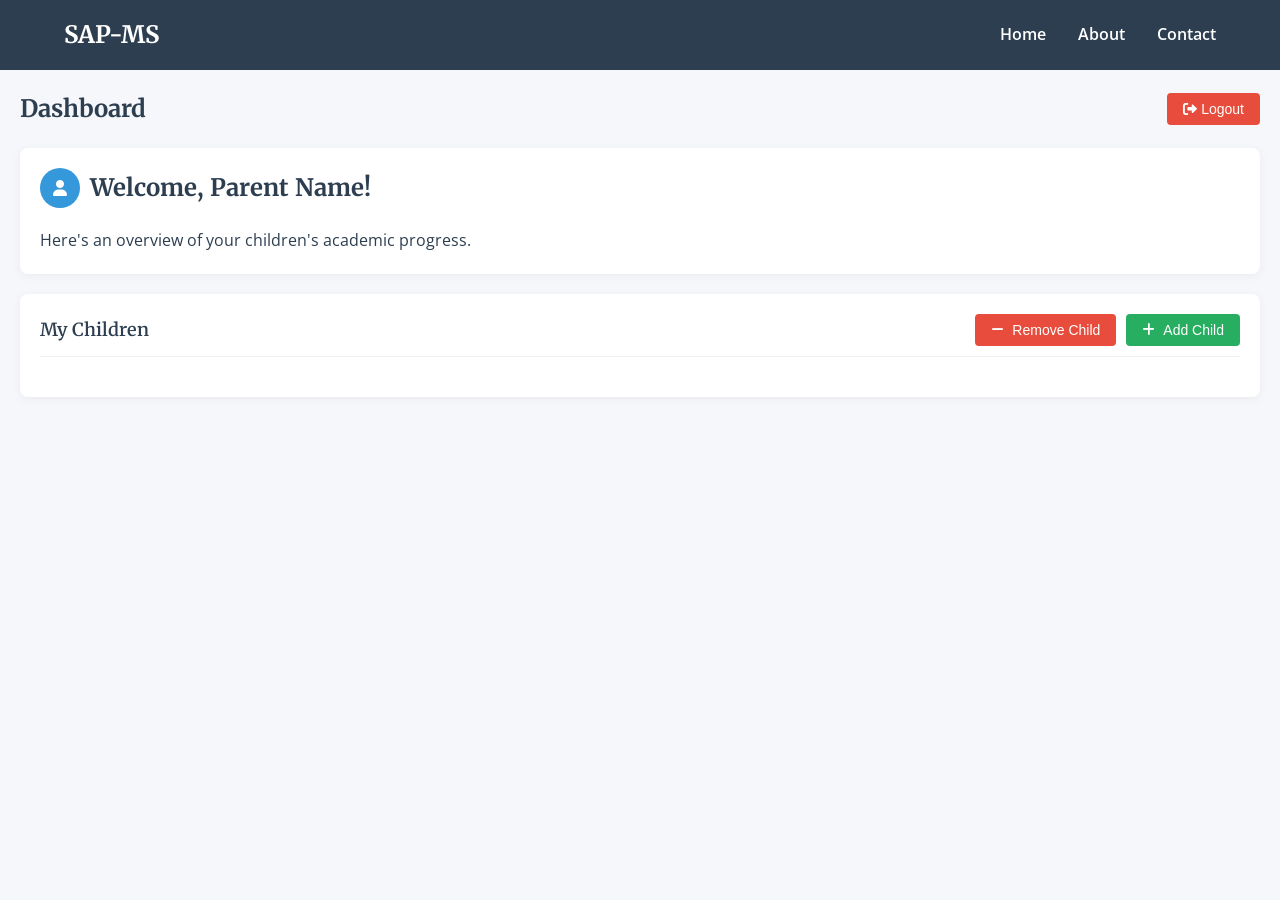
<file: parent-dashboard.html>
<!DOCTYPE html>
<html lang="en">
<head>
    <meta charset="UTF-8">
    <meta name="viewport" content="width=device-width, initial-scale=1.0">
    <title>Parent Dashboard - StudyHub</title>
    <link rel="stylesheet" href="styles.css">
    <link rel="preconnect" href="https://fonts.googleapis.com">
    <link rel="preconnect" href="https://fonts.gstatic.com" crossorigin>
    <link href="https://fonts.googleapis.com/css2?family=Merriweather:wght@400;700&family=Open+Sans:wght@400;600&display=swap" rel="stylesheet">
    <link rel="stylesheet" href="https://cdnjs.cloudflare.com/ajax/libs/font-awesome/6.0.0/css/all.min.css">
    <style>
        /* Dashboard specific styles */
        .dashboard-container {
            min-height: calc(100vh - 70px);
            padding: 20px;
            background-color: #f5f7fa;
            margin-top: 70px;
        }
        
        /* Additional override to forcefully hide delete buttons */
        .child-card i.fa-trash,
        .child-card .btn-delete,
        .child-card button[onclick*="removeChild"],
        .child-card .child-actions {
            display: none !important;
        }
        
        .dashboard-header {
            display: flex;
            justify-content: space-between;
            align-items: center;
            margin-bottom: 20px;
        }
        
        .dashboard-title {
            font-size: 24px;
            font-weight: 700;
            color: #2c3e50;
        }
        
        .dashboard-actions {
            display: flex;
            gap: 10px;
            align-items: center;
        }
        
        .dashboard-card {
            background-color: white;
            border-radius: 8px;
            box-shadow: 0 2px 10px rgba(0, 0, 0, 0.05);
            padding: 20px;
            margin-bottom: 20px;
        }
        
        .card-header {
            display: flex;
            justify-content: space-between;
            align-items: center;
            margin-bottom: 15px;
            padding-bottom: 10px;
            border-bottom: 1px solid #ecf0f1;
        }
        
        .card-title {
            font-size: 18px;
            font-weight: 600;
            color: #2c3e50;
        }
        
        .card-action {
            color: #3498db;
            text-decoration: none;
            font-size: 14px;
        }
        
        .card-action:hover {
            text-decoration: underline;
        }
        
        .empty-state {
            text-align: center;
            padding: 30px 0;
            color: #7f8c8d;
        }
        
        .empty-state i {
            font-size: 48px;
            margin-bottom: 15px;
            color: #bdc3c7;
        }
        
        .empty-state p {
            margin-bottom: 20px;
        }
        
        .btn-primary {
            background-color: #3498db;
            color: white;
            border: none;
            padding: 8px 16px;
            border-radius: 4px;
            cursor: pointer;
            font-size: 14px;
            transition: background-color 0.3s;
        }
        
        .btn-primary:hover {
            background-color: #2980b9;
        }
        
        /* Children cards styles - modified for tab-like appearance */
        .children-grid {
            display: flex;
            flex-direction: row;
            flex-wrap: wrap;
            gap: 15px;
            margin-top: 20px;
        }

        .child-card {
            background-color: white;
            border-radius: 8px;
            box-shadow: 0 2px 10px rgba(0, 0, 0, 0.05);
            padding: 12px 15px;
            transition: transform 0.3s, box-shadow 0.3s;
            cursor: pointer;
            text-decoration: none;
            color: inherit;
            display: flex;
            align-items: center;
            border-left: 4px solid #3498db;
            max-width: 280px;
            width: calc(50% - 15px);
        }
        
        /* Hide delete buttons in child cards */
        .child-card .btn-delete {
            display: none !important;
        }

        .child-card:hover {
            transform: translateX(5px);
            box-shadow: 0 2px 15px rgba(0, 0, 0, 0.1);
            background-color: #f5f9ff;
        }
        
        .child-card.active {
            background-color: #f0f8ff;
            box-shadow: 0 2px 15px rgba(52, 152, 219, 0.2);
            border-left: 4px solid #2980b9;
            transform: translateX(5px);
        }

        @media (max-width: 768px) {
            .child-card {
                width: 100%;
                max-width: none;
            }
        }

        .child-avatar {
            width: 40px;
            height: 40px;
            border-radius: 50%;
            background-color: #3498db;
            display: flex;
            align-items: center;
            justify-content: center;
            font-size: 18px;
            color: white;
            margin-right: 15px;
            flex-shrink: 0;
        }

        .child-info {
            flex: 1;
        }

        .child-name {
            font-size: 16px;
            font-weight: 600;
            color: #2c3e50;
            margin-bottom: 2px;
        }

        .child-id {
            font-size: 13px;
            color: #7f8c8d;
            margin-bottom: 2px;
        }

        .child-relationship {
            font-size: 13px;
            color: #3498db;
            font-style: italic;
        }
        
        .user-info {
            display: flex;
            align-items: center;
            margin-bottom: 20px;
        }
        
        .user-avatar-sm {
            width: 40px;
            height: 40px;
            border-radius: 50%;
            background-color: #3498db;
            display: flex;
            align-items: center;
            justify-content: center;
            margin-right: 10px;
            font-size: 16px;
            color: white;
            }
            
        .logout-btn {
            margin-left: auto;
            background-color: #e74c3c;
        }
        
        .logout-btn:hover {
            background-color: #c0392b;
        }
        
        /* Add Child button and modal styles */
        .add-child-btn {
            margin-left: auto;
            background-color: #27ae60;
            display: flex;
            align-items: center;
            gap: 8px;
        }
        
        .add-child-btn:hover {
            background-color: #219653;
        }
        
        .modal {
                display: none;
            position: fixed;
            z-index: 2000;
            left: 0;
            top: 0;
            width: 100%;
            height: 100%;
            background-color: rgba(0, 0, 0, 0.7);
            overflow: auto;
            }
            
        .modal-content {
            background-color: white;
            margin: 10% auto;
            padding: 2rem;
            border-radius: 8px;
            max-width: 500px;
            width: 90%;
            position: relative;
            animation: modalFadeIn 0.3s ease;
        }
        
        @keyframes modalFadeIn {
            from {
                opacity: 0;
                transform: translateY(-50px);
            }
            to {
                opacity: 1;
                transform: translateY(0);
            }
        }
        
        .close-modal {
            position: absolute;
            top: 1rem;
            right: 1.5rem;
            font-size: 2rem;
            font-weight: bold;
            color: #2c3e50;
            cursor: pointer;
            transition: color 0.3s ease;
        }
        
        .close-modal:hover {
            color: #3498db;
        }
        
        .modal-title {
            color: #2c3e50;
            margin-bottom: 1.5rem;
            font-size: 1.5rem;
            text-align: center;
        }
        
        .form-group {
            margin-bottom: 1.5rem;
        }
        
        .form-group label {
            display: block;
            margin-bottom: 0.5rem;
            font-weight: 600;
            color: #2c3e50;
        }
        
        .form-group input,
        .form-group select {
            width: 100%;
            padding: 0.75rem;
            border: 1px solid #ddd;
            border-radius: 4px;
            font-size: 1rem;
        }
        
        .form-submit {
            text-align: right;
        }
        
        .notification {
            position: fixed;
            top: 80px;
            left: 50%;
            transform: translateX(-50%);
            padding: 15px 30px;
            border-radius: 4px;
            color: white;
            font-weight: 500;
            display: none;
            z-index: 1500;
            animation: slideIn 0.5s ease-out;
            box-shadow: 0 4px 10px rgba(0, 0, 0, 0.2);
            min-width: 300px;
            text-align: center;
        }
        
        .notification.success {
            background-color: #2ecc71;
        }
        
        .notification.error {
            background-color: #e74c3c;
        }
        
        @keyframes slideIn {
            from {
                transform: translate(-50%, -100%);
                opacity: 0;
            }
            to {
                transform: translate(-50%, 0);
                opacity: 1;
            }
        }
        
        .btn-delete {
            background-color: #e74c3c;
            color: white;
            border: none;
            border-radius: 4px;
            padding: 5px 10px;
            font-size: 12px;
            cursor: pointer;
            transition: background-color 0.3s;
        }
        
        .btn-delete:hover {
            background-color: #c0392b;
        }
        
        .child-actions {
            margin-left: auto;
            display: flex;
            align-items: center;
        }
        
        /* Child detail section - enhanced styling */
        #child-detail-section {
            display: none;
            margin-top: 30px;
            background-color: #f8f9fa;
            border-radius: 12px;
            padding: 25px;
            box-shadow: 0 4px 12px rgba(0, 0, 0, 0.05);
            }
            
        .detail-tabs {
            display: flex;
            margin-bottom: 20px;
            background-color: white;
            border-radius: 8px;
            padding: 5px;
            box-shadow: 0 2px 8px rgba(0, 0, 0, 0.05);
            overflow: hidden;
        }
        
        .detail-tab {
            padding: 12px 20px;
            background-color: transparent;
            border: none;
            margin-right: 5px;
            cursor: pointer;
            font-weight: 600;
            color: #7f8c8d;
            transition: all 0.3s ease;
            flex: 1;
            text-align: center;
            border-radius: 6px;
        }
        
        .detail-tab:hover {
            background-color: #f5f7fa;
            color: #3498db;
        }
        
        .detail-tab.active {
            background-color: #3498db;
            color: white;
            margin-bottom: 0;
        }
        
        .detail-tab i {
            margin-right: 8px;
        }
        
        .detail-content {
            display: none;
            padding: 25px;
            background-color: white;
            border-radius: 12px;
            box-shadow: 0 2px 10px rgba(0, 0, 0, 0.05);
        }
        
        .detail-content.active {
            display: block;
            animation: fadeIn 0.3s ease;
        }
        
        @keyframes fadeIn {
            from { opacity: 0; }
            to { opacity: 1; }
        }
        
        .child-header {
            display: flex;
            align-items: center;
            margin-bottom: 25px;
            background-color: white;
            padding: 15px 20px;
            border-radius: 10px;
            box-shadow: 0 2px 8px rgba(0, 0, 0, 0.05);
        }
        
        .child-header .child-avatar {
            width: 60px;
            height: 60px;
            margin-right: 20px;
            margin-bottom: 0;
            background-color: #3498db;
            font-size: 24px;
        }
        
        .child-header h3 {
            margin: 0;
            font-size: 22px;
            color: #2c3e50;
        }
        
        .child-header .child-id {
            margin: 5px 0 0;
            font-size: 14px;
            color: #7f8c8d;
        }
        
        /* Table styles - enhanced */
        .data-table {
            width: 100%;
            border-collapse: separate;
            border-spacing: 0;
            font-size: 14px;
            border-radius: 8px;
            overflow: hidden;
        }
        
        .data-table th,
        .data-table td {
            padding: 15px;
            text-align: left;
        }
        
        .data-table th {
            background-color: #f0f4f8;
            font-weight: 600;
            color: #2c3e50;
            position: sticky;
            top: 0;
            }
            
        .data-table tbody tr {
            border-bottom: 1px solid #ecf0f1;
            transition: background-color 0.2s ease;
        }
        
        .data-table tbody tr:nth-child(even) {
            background-color: #f9fafb;
        }
        
        .data-table tbody tr:hover {
            background-color: #f0f7ff;
        }
        
        .data-table td {
            border-bottom: 1px solid #ecf0f1;
        }
        
        .data-table tbody tr:last-child td {
            border-bottom: none;
        }
        
        .table-container {
            max-height: 500px;
            overflow-y: auto;
            border-radius: 8px;
            box-shadow: 0 2px 8px rgba(0, 0, 0, 0.05);
        }
        
        .data-table .score {
            font-weight: bold;
            padding: 5px 10px;
            border-radius: 4px;
            display: inline-block;
        }
        
        .data-table .good-score {
            color: #27ae60;
            background-color: rgba(39, 174, 96, 0.1);
        }
        
        .data-table .average-score {
            color: #f39c12;
            background-color: rgba(243, 156, 18, 0.1);
        }
        
        .data-table .poor-score {
            color: #e74c3c;
            background-color: rgba(231, 76, 60, 0.1);
        }
        
        .data-table .no-score {
            color: #7f8c8d;
            background-color: rgba(127, 140, 141, 0.1);
        }
        
        /* Class cards - enhanced */
        .class-card {
            background-color: white;
            border-radius: 10px;
            padding: 20px;
            margin-bottom: 20px;
            box-shadow: 0 2px 10px rgba(0, 0, 0, 0.05);
            transition: transform 0.3s ease, box-shadow 0.3s ease;
            border-left: 4px solid #3498db;
        }
        
        .class-card:hover {
            transform: translateY(-5px);
            box-shadow: 0 8px 15px rgba(0, 0, 0, 0.1);
        }
        
        .class-card h4 {
            margin-top: 0;
            color: #2c3e50;
            margin-bottom: 10px;
            font-size: 18px;
        }

        .class-header-actions {
            display: flex;
            align-items: center;
            gap: 10px;
            margin-bottom: 15px;
            flex-wrap: wrap;
        }
        
        .class-code {
            background-color: #3498db;
            color: white;
            padding: 4px 10px;
            border-radius: 20px;
            font-size: 12px;
            display: inline-block;
            font-weight: 600;
            margin-bottom: 0;
        }
        
        .message-teacher-btn {
            background-color: #3498db;
            color: white;
            border: none;
            border-radius: 4px;
            padding: 6px 12px;
            font-size: 13px;
            cursor: pointer;
            display: inline-flex;
            align-items: center;
            gap: 5px;
            transition: background-color 0.2s ease;
            margin-left: 10px;
        }
        
        .message-teacher-btn:hover {
            background-color: #2980b9;
        }
        
        .message-teacher-btn i {
            font-size: 12px;
        }
        
        .teacher-info {
            display: flex;
            align-items: center;
            font-size: 14px;
            color: #7f8c8d;
            background-color: #f8f9fa;
            padding: 8px 12px;
            border-radius: 6px;
        }
        
        .teacher-info i {
            margin-right: 8px;
            color: #3498db;
            font-size: 16px;
        }
        
        /* Empty states - enhanced */
        .empty-state {
            text-align: center;
            padding: 40px 0;
            color: #7f8c8d;
            background-color: #f9fafb;
            border-radius: 8px;
            border: 1px dashed #d1d8e0;
        }
        
        .empty-state i {
            font-size: 48px;
            margin-bottom: 15px;
            color: #bdc3c7;
        }
        
        .empty-state p {
            margin-bottom: 10px;
            font-size: 15px;
        }
        
        .empty-state p:first-of-type {
            font-weight: 600;
            color: #34495e;
            font-size: 17px;
        }
        
        /* Loading indicators */
        .loading {
            text-align: center;
            padding: 20px;
            color: #7f8c8d;
        }
        
        .loading i {
            margin-right: 8px;
            animation: spin 1s infinite linear;
        }
        
        @keyframes spin {
            from { transform: rotate(0deg); }
            to { transform: rotate(360deg); }
        }
        
        /* Date formatting */
        .date {
            white-space: nowrap;
            color: #7f8c8d;
        }
        
        /* Text truncation for long content */
        .truncate {
            max-width: 250px;
            white-space: nowrap;
            overflow: hidden;
            text-overflow: ellipsis;
            display: inline-block;
        }
        
        .remove-child-btn {
            background-color: #e74c3c;
            display: flex;
            align-items: center;
            gap: 8px;
        }
        
        .remove-child-btn:hover {
            background-color: #c0392b;
        }
        
        /* Remove children list styles */
        .remove-children-list {
            margin-top: 20px;
        }
        
        .remove-child-item {
            display: flex;
            align-items: center;
            justify-content: space-between;
            padding: 12px 15px;
            background-color: white;
            border-radius: 8px;
            margin-bottom: 10px;
            box-shadow: 0 2px 5px rgba(0, 0, 0, 0.05);
        }
        
        .remove-child-info {
            display: flex;
            align-items: center;
        }
        
        .remove-child-avatar {
            width: 30px;
            height: 30px;
            border-radius: 50%;
            background-color: #3498db;
            display: flex;
            align-items: center;
            justify-content: center;
            font-size: 14px;
            color: white;
            margin-right: 10px;
        }
        
        .confirm-remove-btn {
            background-color: #e74c3c;
            color: white;
            border: none;
            padding: 6px 12px;
            border-radius: 4px;
            cursor: pointer;
            font-size: 13px;
            transition: background-color 0.3s;
        }
        
        .confirm-remove-btn:hover {
            background-color: #c0392b;
        }
        
        /* Chat Box Styles - Enhanced */
        .chat-box {
            position: fixed;
            bottom: -600px;
            right: 30px;
            width: 350px;
            height: 450px;
            background-color: white;
            border-radius: 16px 16px 0 0;
            box-shadow: 0 -5px 25px rgba(0, 0, 0, 0.15);
            display: flex;
            flex-direction: column;
            transition: bottom 0.3s cubic-bezier(0.175, 0.885, 0.32, 1.275);
            z-index: 1000;
            border: 1px solid #e0e0e0;
            overflow: hidden;
        }
        
        .chat-box.open {
            bottom: 0;
        }
        
        .chat-box.minimized {
            height: 50px;
        }
        
        .chat-header {
            background-color: #3498db;
            color: white;
            padding: 14px 16px;
            display: flex;
            justify-content: space-between;
            align-items: center;
            cursor: pointer;
            border-bottom: 1px solid rgba(255, 255, 255, 0.1);
        }
        
        .chat-title {
            display: flex;
            align-items: center;
            gap: 10px;
            font-weight: 600;
            }
            
        .chat-title i {
            font-size: 18px;
        }
        
        .chat-actions {
            display: flex;
            gap: 8px;
        }
        
        .chat-action-btn {
            background: none;
            border: none;
            color: white;
            font-size: 14px;
            cursor: pointer;
            width: 28px;
            height: 28px;
            display: flex;
            align-items: center;
            justify-content: center;
            border-radius: 4px;
            transition: background-color 0.2s;
        }
        
        .chat-action-btn:hover {
            background-color: rgba(255, 255, 255, 0.2);
        }
        
        .chat-body {
            flex: 1;
            display: flex;
            flex-direction: column;
            overflow: hidden;
            background-color: #f8f9fa;
        }
        
        .chat-messages {
            flex: 1;
            padding: 16px;
            overflow-y: auto;
            display: flex;
            flex-direction: column;
            gap: 12px;
            scrollbar-width: thin;
            scrollbar-color: #ccc transparent;
        }
        
        .chat-messages::-webkit-scrollbar {
            width: 6px;
        }
        
        .chat-messages::-webkit-scrollbar-track {
            background: transparent;
        }
        
        .chat-messages::-webkit-scrollbar-thumb {
            background-color: #ccc;
            border-radius: 3px;
        }
        
        .chat-date-separator {
            text-align: center;
            margin: 12px 0;
            position: relative;
            font-size: 12px;
            color: #95a5a6;
        }
        
        .chat-date-separator:before {
            content: '';
            position: absolute;
            top: 50%;
            left: 0;
            right: 0;
            height: 1px;
            background-color: #e0e0e0;
            z-index: -1;
        }
        
        .chat-date-separator span {
            background-color: #f8f9fa;
            padding: 0 10px;
            border-radius: 10px;
        }
        
        .chat-message {
            display: flex;
            flex-direction: column;
            max-width: 80%;
            animation: fadeIn 0.3s ease;
        }
        
        @keyframes fadeIn {
            from { opacity: 0; transform: translateY(10px); }
            to { opacity: 1; transform: translateY(0); }
            }
            
        .chat-message.sent {
            align-self: flex-end;
        }
        
        .chat-message.received {
            align-self: flex-start;
        }
        
        .chat-message.system-message {
            align-self: center;
            max-width: 90%;
        }
        
        .message-bubble {
            padding: 10px 15px;
            border-radius: 18px;
            position: relative;
            word-break: break-word;
            box-shadow: 0 1px 2px rgba(0,0,0,0.1);
        }
        
        .sent .message-bubble {
            background-color: #3498db;
            color: white;
            border-bottom-right-radius: 4px;
        }
        
        .sent .message-bubble.error {
            background-color: #e74c3c;
        }
        
        .received .message-bubble {
            background-color: white;
            border-bottom-left-radius: 4px;
            color: #333;
            border: 1px solid #e0e0e0;
        }
        
        .system-message .message-content {
            background-color: #f8f9fa;
            padding: 8px 12px;
            border-radius: 8px;
            font-size: 13px;
            color: #7f8c8d;
            text-align: center;
            border: 1px dashed #ddd;
        }
        
        .message-text {
            line-height: 1.4;
            margin-bottom: 4px;
        }
        
        .message-time {
            font-size: 11px;
            text-align: right;
            opacity: 0.8;
        }
        
        .received .message-time {
            color: #7f8c8d;
        }
        
        .message-info {
            display: flex;
            justify-content: flex-end;
            margin-top: 4px;
            font-size: 11px;
            color: #95a5a6;
        }
        
        .chat-input-container {
            padding: 12px;
            background-color: white;
            display: flex;
            gap: 10px;
            border-top: 1px solid #ecf0f1;
            align-items: center;
        }
        
        #parent-message-input {
            flex: 1;
            padding: 12px 15px;
            border: 1px solid #e0e0e0;
            border-radius: 20px;
            resize: none;
            font-family: inherit;
            font-size: 14px;
            transition: border-color 0.3s, box-shadow 0.3s;
            max-height: 100px;
            min-height: 24px;
        }
        
        #parent-message-input:focus {
            outline: none;
            border-color: #3498db;
            box-shadow: 0 0 0 2px rgba(52, 152, 219, 0.2);
        }
        
        #send-message-btn {
                width: 40px;
                height: 40px;
            border-radius: 50%;
            background-color: #3498db;
            color: white;
            border: none;
            display: flex;
            align-items: center;
            justify-content: center;
            cursor: pointer;
            transition: background-color 0.3s, transform 0.2s;
            flex-shrink: 0;
        }
        
        #send-message-btn:hover {
            background-color: #2980b9;
            transform: scale(1.05);
        }
        
        #send-message-btn:active {
            transform: scale(0.95);
            }
            
        .loading-state {
            display: flex;
            flex-direction: column;
            align-items: center;
                justify-content: center;
            padding: 30px 0;
            color: #7f8c8d;
            gap: 15px;
            }
            
        .loading-state i {
            font-size: 24px;
            color: #3498db;
            animation: spin 1s infinite linear;
        }
        
        @keyframes spin {
            from { transform: rotate(0deg); }
            to { transform: rotate(360deg); }
        }
        
        .empty-state {
            text-align: center;
            padding: 30px 0;
            color: #7f8c8d;
            }
            
        .empty-state p {
            background-color: rgba(52, 152, 219, 0.1);
            padding: 10px 15px;
            border-radius: 10px;
            display: inline-block;
            margin: 0;
        }
        
        /* For mobile view */
        @media (max-width: 768px) {
            .chat-box {
                width: 100%;
                right: 0;
                border-radius: 16px 16px 0 0;
                max-width: 100%;
            }
            
            .chat-box.open {
                bottom: 0;
            }
            
            .chat-message {
                max-width: 90%;
            }
        }
        
        /* Announcement styles */
        .priority-urgent {
            color: #e74c3c;
            font-weight: bold;
        }
        
        .priority-important {
            color: #f39c12;
            font-weight: bold;
        }
        
        .btn-view {
            background-color: #3498db;
            color: white;
            border: none;
            border-radius: 4px;
            padding: 5px 10px;
            font-size: 12px;
            cursor: pointer;
            transition: background-color 0.3s;
            display: inline-flex;
            align-items: center;
            gap: 4px;
        }
        
        .btn-view:hover {
            background-color: #2980b9;
        }
        
        /* Announcement modal styles */
        .announcement-modal {
            max-width: 700px;
            padding: 0;
            overflow: hidden;
        }
        
        .announcement-header {
            background-color: #f5f7fa;
            padding: 15px 20px;
            border-bottom: 1px solid #ecf0f1;
            position: relative;
        }
        
        .announcement-header.priority-urgent {
            background-color: rgba(231, 76, 60, 0.1);
            border-left: 4px solid #e74c3c;
        }
        
        .announcement-header.priority-important {
            background-color: rgba(243, 156, 18, 0.1);
            border-left: 4px solid #f39c12;
        }
        
        .announcement-meta {
            display: flex;
            flex-wrap: wrap;
            gap: 15px;
            margin-top: 10px;
            font-size: 14px;
            color: #7f8c8d;
        }
        
        .announcement-meta span {
            display: flex;
            align-items: center;
            gap: 5px;
        }
        
        .announcement-body {
            padding: 20px;
            line-height: 1.6;
            font-size: 15px;
        }
        
        .announcement-files {
            padding: 0 20px 20px;
            border-top: 1px solid #ecf0f1;
        }
        
        .announcement-files .no-files {
            text-align: center;
            padding: 15px;
            color: #7f8c8d;
            font-style: italic;
            font-size: 14px;
        }
        
        .file-item {
            display: flex;
            align-items: center;
            background-color: #f8f9fa;
            padding: 10px 15px;
            border-radius: 4px;
            margin: 10px 0;
        }
        
        .file-item i {
            font-size: 16px;
            color: #3498db;
            margin-right: 10px;
        }
        
        .file-name {
            flex: 1;
        }
        
        .file-download {
            color: white;
            background-color: #27ae60;
            padding: 4px 8px;
            border-radius: 4px;
            text-decoration: none;
            font-size: 12px;
            display: flex;
            align-items: center;
            gap: 5px;
        }

        /* Filter controls styles */
        .filter-controls {
            margin-bottom: 15px;
            background-color: white;
            border-radius: 8px;
            padding: 15px;
            box-shadow: 0 2px 5px rgba(0,0,0,0.05);
        }

        .filter-row {
            display: flex;
            flex-wrap: wrap;
            gap: 15px;
            align-items: center;
        }

        .filter-group {
            display: flex;
            align-items: center;
            gap: 8px;
        }

        .filter-group label {
            font-weight: 600;
            color: #2c3e50;
            white-space: nowrap;
        }

        .filter-group select {
            padding: 8px 12px;
            border: 1px solid #ddd;
            border-radius: 4px;
            background-color: #f9fafb;
            color: #2c3e50;
            font-size: 14px;
            min-width: 150px;
        }

        .filter-group select:focus {
            outline: none;
            border-color: #3498db;
            box-shadow: 0 0 0 2px rgba(52, 152, 219, 0.2);
        }

        @media (max-width: 768px) {
            .filter-row {
                flex-direction: column;
                align-items: flex-start;
            }
            
            .filter-group {
                width: 100%;
            }
            
            .filter-group select {
                flex: 1;
            }
        }
    </style>
</head>
<body>
    <div id="notification" class="notification"></div>
    <nav class="navbar">
        <div class="logo">SAP-MS</div>
        <ul class="nav-links">
            <li><a href="parent-landing.html">Home</a></li>
            <li><a href="parent-landing.html#about">About</a></li>
            <li><a href="parent-landing.html#contact">Contact</a></li>
        </ul>
        <div class="hamburger">
            <span></span>
            <span></span>
            <span></span>
        </div>
    </nav>

    <div class="dashboard-container">
        <!-- Main Content -->
            <div class="dashboard-header">
                <h1 class="dashboard-title">Dashboard</h1>
                <div class="dashboard-actions">
                <button class="btn-primary logout-btn" id="logoutBtn">
                    <i class="fas fa-sign-out-alt"></i>
                    <span>Logout</span>
                    </button>
                </div>
            </div>

            <!-- Dashboard Overview -->
            <div class="dashboard-card">
            <div class="user-info">
                <div class="user-avatar-sm">
                    <i class="fas fa-user"></i>
                </div>
                <h2>Welcome, <span class="user-name">Parent Name</span>!</h2>
                </div>
                <p>Here's an overview of your children's academic progress.</p>
            </div>

            <!-- My Children -->
            <div class="dashboard-card">
                <div class="card-header">
                    <h2 class="card-title">My Children</h2>
                    <div class="dashboard-actions">
                        <button id="removeChildBtn" class="btn-primary remove-child-btn">
                            <i class="fas fa-minus"></i>
                            <span>Remove Child</span>
                        </button>
                        <button id="addChildBtn" class="btn-primary add-child-btn">
                            <i class="fas fa-plus"></i>
                            <span>Add Child</span>
                        </button>
                    </div>
                </div>
                <div id="children-container" class="children-grid">
                    <!-- Children cards will be dynamically inserted here -->
                </div>
            
            <!-- Child Detail Section -->
            <div id="child-detail-section">
                <div class="child-header">
                    <div class="child-avatar">
                        <i class="fas fa-user-graduate"></i>
                    </div>
                    <div>
                        <h3 id="detail-child-name"></h3>
                        <p class="child-id" id="detail-child-id"></p>
                </div>
            </div>

                <div class="detail-tabs">
                    <div class="detail-tab active" data-tab="classes">
                        <i class="fas fa-chalkboard"></i>Classes
                </div>
                    <div class="detail-tab" data-tab="assessments">
                        <i class="fas fa-tasks"></i>Assessments
                    </div>
                    <div class="detail-tab" data-tab="lessons">
                        <i class="fas fa-book-open"></i>Lessons
                </div>
                    <div class="detail-tab" data-tab="announcements">
                        <i class="fas fa-bullhorn"></i>Announcements
                </div>
            </div>

                <div class="detail-content active" id="classes-content">
                    <div id="classes-container">
                        <!-- Classes will be inserted here -->
                        <div class="loading">
                            <i class="fas fa-spinner"></i> Loading classes...
                </div>
                </div>
            </div>

                <div class="detail-content" id="assessments-content">
                    <div class="filter-controls">
                        <div class="filter-row">
                            <div class="filter-group">
                                <label for="assessment-class-filter">Subject:</label>
                                <select id="assessment-class-filter">
                                    <option value="all">All Subjects</option>
                                    <!-- Classes will be populated dynamically -->
                                </select>
                            </div>
                            <div class="filter-group">
                                <label for="assessment-teacher-filter">Teacher:</label>
                                <select id="assessment-teacher-filter">
                                    <option value="all">All Teachers</option>
                                    <!-- Teachers will be populated dynamically -->
                                </select>
                            </div>
                            <div class="filter-group">
                                <label for="assessment-sort-order">Sort by:</label>
                                <select id="assessment-sort-order">
                                    <option value="due-desc">Due Date (Newest)</option>
                                    <option value="due-asc">Due Date (Oldest)</option>
                                    <option value="score-desc">Score (Highest)</option>
                                    <option value="score-asc">Score (Lowest)</option>
                                </select>
                            </div>
                        </div>
                    </div>
                    <div class="table-container">
                        <table class="data-table">
                            <thead>
                                <tr>
                                    <th>Class</th>
                                    <th>Title</th>
                                    <th>Due Date</th>
                                    <th>Score</th>
                                    <th>Feedback</th>
                                </tr>
                            </thead>
                            <tbody id="assessments-container">
                                <!-- Assessments will be inserted here -->
                                <tr>
                                    <td colspan="5" class="loading">
                                        <i class="fas fa-spinner"></i> Loading assessments...
                                    </td>
                                </tr>
                            </tbody>
                        </table>
                </div>
                </div>

                <div class="detail-content" id="lessons-content">
                    <div class="filter-controls">
                        <div class="filter-row">
                            <div class="filter-group">
                                <label for="lesson-class-filter">Subject:</label>
                                <select id="lesson-class-filter">
                                    <option value="all">All Subjects</option>
                                    <!-- Classes will be populated dynamically -->
                                </select>
                            </div>
                            <div class="filter-group">
                                <label for="lesson-teacher-filter">Teacher:</label>
                                <select id="lesson-teacher-filter">
                                    <option value="all">All Teachers</option>
                                    <!-- Teachers will be populated dynamically -->
                                </select>
                            </div>
                            <div class="filter-group">
                                <label for="lesson-sort-order">Sort by:</label>
                                <select id="lesson-sort-order">
                                    <option value="date-desc">Date Added (Newest)</option>
                                    <option value="date-asc">Date Added (Oldest)</option>
                                    <option value="title-asc">Title (A-Z)</option>
                                    <option value="title-desc">Title (Z-A)</option>
                                </select>
                            </div>
                        </div>
                    </div>
                    <div class="table-container">
                        <table class="data-table">
                            <thead>
                                <tr>
                                    <th>Class</th>
                                    <th>Title</th>
                                    <th>Date Added</th>
                                    <th>Description</th>
                                </tr>
                            </thead>
                            <tbody id="lessons-container">
                                <!-- Lessons will be inserted here -->
                                <tr>
                                    <td colspan="4" class="loading">
                                        <i class="fas fa-spinner"></i> Loading lessons...
                                    </td>
                                </tr>
                            </tbody>
                        </table>
                </div>
                </div>

                <div class="detail-content" id="announcements-content">
                    <div class="filter-controls">
                        <div class="filter-row">
                            <div class="filter-group">
                                <label for="announcement-class-filter">Subject:</label>
                                <select id="announcement-class-filter">
                                    <option value="all">All Subjects</option>
                                    <!-- Classes will be populated dynamically -->
                                </select>
            </div>
                            <div class="filter-group">
                                <label for="announcement-visibility-filter">Visibility:</label>
                                <select id="announcement-visibility-filter">
                                    <option value="all">All</option>
                                    <option value="parents">Parent Only</option>
                                    <option value="class">Class</option>
                                </select>
                            </div>
                            <div class="filter-group">
                                <label for="announcement-sort-order">Sort by:</label>
                                <select id="announcement-sort-order">
                                    <option value="date-desc">Date (Newest)</option>
                                    <option value="date-asc">Date (Oldest)</option>
                                    <option value="priority-desc">Priority (Highest)</option>
                                    <option value="priority-asc">Priority (Lowest)</option>
                                </select>
                            </div>
                        </div>
                    </div>
                    <div class="table-container">
                        <table class="data-table">
                            <thead>
                                <tr>
                                    <th>Class</th>
                                    <th>Title</th>
                                    <th>Date Posted</th>
                                    <th>Priority</th>
                                    <th>Actions</th>
                                </tr>
                            </thead>
                            <tbody id="announcements-container">
                                <!-- Announcements will be inserted here -->
                                <tr>
                                    <td colspan="5" class="loading">
                                        <i class="fas fa-spinner"></i> Loading announcements...
                                    </td>
                                </tr>
                            </tbody>
                        </table>
                    </div>
                </div>
            </div>
                </div>
            </div>

    <!-- Add Child Modal -->
    <div id="addChildModal" class="modal">
        <div class="modal-content">
            <span class="close-modal">&times;</span>
            <h3 class="modal-title">Add a Child</h3>
            <form id="addChildForm">
                <div class="form-group">
                    <label for="studentId">Student ID</label>
                    <input type="text" id="studentId" required placeholder="Enter student ID (e.g., STU2025001)">
                </div>
                <div class="form-group">
                    <label for="relationship">Relationship to Student</label>
                    <select id="relationship" required>
                        <option value="">Select relationship</option>
                        <option value="Mother">Mother</option>
                        <option value="Father">Father</option>
                        <option value="Guardian">Legal Guardian</option>
                        <option value="Step Mother">Step Mother</option>
                        <option value="Step Father">Step Father</option>
                        <option value="Other">Other</option>
                    </select>
                </div>
                <div class="form-submit">
                    <button type="submit" class="btn-primary">Add Child</button>
                </div>
            </form>
        </div>
    </div>

    <!-- Remove Child Modal -->
    <div id="removeChildModal" class="modal">
        <div class="modal-content">
            <span class="close-modal">&times;</span>
            <h3 class="modal-title">Remove a Child</h3>
            <div id="remove-children-list" class="remove-children-list">
                <!-- Children will be listed here -->
                <div class="loading">
                    <i class="fas fa-spinner"></i> Loading children...
                </div>
            </div>
        </div>
    </div>

    <!-- Sliding Chat Box -->
    <div id="chat-box" class="chat-box">
        <div class="chat-header">
            <div class="chat-title">
                <i class="fas fa-comments"></i>
                <span id="chat-title-text">Message to Teacher</span>
            </div>
            <div class="chat-actions">
                <button id="minimize-chat" class="chat-action-btn" title="Minimize">
                    <i class="fas fa-minus"></i>
                </button>
                <button id="close-chat" class="chat-action-btn" title="Close">
                    <i class="fas fa-times"></i>
                </button>
            </div>
        </div>
        <div class="chat-body">
            <div id="chat-messages" class="chat-messages">
                <!-- Messages will be displayed here -->
                <div class="empty-state">
                    <p>No messages yet. Start the conversation!</p>
                </div>
            </div>
            <div class="chat-input-container">
                <textarea id="parent-message-input" placeholder="Type your message here..." rows="1"></textarea>
                <button id="send-message-btn" title="Send message">
                    <i class="fas fa-paper-plane"></i>
                </button>
            </div>
        </div>
    </div>

    <script src="parent-dashboard.js"></script>
    <script>
        // Mobile menu toggle
        document.querySelector('.hamburger').addEventListener('click', function() {
            document.querySelector('.nav-links').classList.toggle('active');
        });
        
        // Logout button
        document.getElementById('logoutBtn').addEventListener('click', function() {
            handleLogout();
        });
        
        // Modal functionality
        const modal = document.getElementById('addChildModal');
        const addChildBtn = document.getElementById('addChildBtn');
        const closeBtn = document.querySelector('.close-modal');
        
        // Remove Child Modal
        const removeChildModal = document.getElementById('removeChildModal');
        const removeChildBtn = document.getElementById('removeChildBtn');
        const removeModalCloseBtn = removeChildModal.querySelector('.close-modal');
        
        addChildBtn.onclick = function() {
            modal.style.display = 'block';
        }
        
        closeBtn.onclick = function() {
            modal.style.display = 'none';
        }
        
        removeChildBtn.onclick = function() {
            // Load children into the remove modal
            loadChildrenForRemoval();
            removeChildModal.style.display = 'block';
        }
        
        removeModalCloseBtn.onclick = function() {
            removeChildModal.style.display = 'none';
        }
        
        window.onclick = function(event) {
            if (event.target == modal) {
                modal.style.display = 'none';
            }
            if (event.target == removeChildModal) {
                removeChildModal.style.display = 'none';
            }
            const announcementModal = document.getElementById('viewAnnouncementModal');
            if (announcementModal && event.target == announcementModal) {
                announcementModal.style.display = 'none';
            }
        }
        
        // Function to load children into the remove modal
        function loadChildrenForRemoval() {
            const removeChildrenList = document.getElementById('remove-children-list');
            removeChildrenList.innerHTML = '<div class="loading"><i class="fas fa-spinner"></i> Loading children...</div>';
            
            fetch('get-parent-data.php')
                .then(response => response.json())
                .then(data => {
                    if (data.success && data.children && data.children.length > 0) {
                        removeChildrenList.innerHTML = '';
                        
                        data.children.forEach(child => {
                            const childItem = document.createElement('div');
                            childItem.className = 'remove-child-item';
                            childItem.innerHTML = `
                                <div class="remove-child-info">
                                    <div class="remove-child-avatar">
                                        <i class="fas fa-user-graduate"></i>
                                    </div>
                                    <div>
                                        <div class="child-name">${child.full_name}</div>
                                        <div class="child-id">ID: ${child.student_id}</div>
                                    </div>
                                </div>
                                <button class="confirm-remove-btn" data-child-id="${child.id}">
                                    <i class="fas fa-trash"></i> Remove
                                </button>
                            `;
                            
                            removeChildrenList.appendChild(childItem);
                            
                            // Add event listener to the remove button
                            childItem.querySelector('.confirm-remove-btn').addEventListener('click', function() {
                                const childId = this.getAttribute('data-child-id');
                                removeChild(childId);
                                removeChildModal.style.display = 'none';
                            });
                        });
                    } else {
                        removeChildrenList.innerHTML = `
                            <div class="empty-state">
                                <i class="fas fa-child"></i>
                                <p>No children registered yet</p>
                                <p>Add children first</p>
                            </div>
                        `;
                    }
                })
                .catch(error => {
                    console.error('Error:', error);
                    removeChildrenList.innerHTML = `
                        <div class="empty-state">
                            <i class="fas fa-exclamation-triangle"></i>
                            <p>Error loading children</p>
                            <p>Please try again later</p>
                        </div>
                    `;
                });
        }
        
        // Add child form submission
        document.getElementById('addChildForm').addEventListener('submit', function(e) {
            e.preventDefault();
            
            const studentId = document.getElementById('studentId').value;
            const relationship = document.getElementById('relationship').value;
            
            addChild(studentId, relationship);
        });
        
        // Function to add a child
        function addChild(studentId, relationship) {
            const formData = new FormData();
            formData.append('action', 'add_child');
            formData.append('studentId', studentId);
            formData.append('relationship', relationship);
            
            fetch('parent_manage_children.php', {
                method: 'POST',
                body: formData
            })
            .then(response => response.json())
            .then(data => {
                if (data.success) {
                    showNotification(data.message);
                    modal.style.display = 'none';
                    
                    // Add the new child to the display without reloading
                    addChildToDisplay(data.child);
                    
                    // Reset the form
                    document.getElementById('addChildForm').reset();
                } else {
                    showNotification(data.message, 'error');
                }
            })
            .catch(error => {
                console.error('Error:', error);
                showNotification('An error occurred', 'error');
            });
        }
        
        // Function to add a child to the display
        function addChildToDisplay(child) {
            const childrenContainer = document.getElementById('children-container');
            
            const childCard = document.createElement('div');
            childCard.className = 'child-card';
            childCard.id = `child-${child.id}`;
            childCard.dataset.studentId = child.student_id;
            childCard.innerHTML = `
                <div class="child-avatar">
                    <i class="fas fa-user-graduate"></i>
                </div>
                <div class="child-info">
                    <div class="child-name">${child.full_name}</div>
                    <div class="child-id">ID: ${child.student_id}</div>
                    <div class="child-relationship">${child.relationship}</div>
                </div>
            `;
            
            // Make the card clickable
            childCard.addEventListener('click', function() {
                loadChildDetails(child.student_id, child.full_name);
            });
            
            childrenContainer.appendChild(childCard);
        }
        
        // Function to remove a child
        function removeChild(childId) {
            const formData = new FormData();
            formData.append('action', 'remove_child');
            formData.append('childId', childId);
            
            fetch('parent_manage_children.php', {
                method: 'POST',
                body: formData
            })
            .then(response => response.json())
            .then(data => {
                if (data.success) {
                    showNotification(data.message);
                    
                    // Remove the child from the display
                    const childCard = document.getElementById(`child-${childId}`);
                    if (childCard) {
                        childCard.remove();
                    }
                    
                    // Hide detail section if the active child was removed
                    if (document.querySelectorAll('.child-card').length === 0) {
                        document.getElementById('child-detail-section').style.display = 'none';
                    }
                } else {
                    showNotification(data.message, 'error');
                }
            })
            .catch(error => {
                console.error('Error:', error);
                showNotification('An error occurred', 'error');
            });
        }
        
        // Tab switching functionality
        document.querySelectorAll('.detail-tab').forEach(tab => {
            tab.addEventListener('click', () => {
                // Remove active class from all tabs and content
                document.querySelectorAll('.detail-tab').forEach(t => t.classList.remove('active'));
                document.querySelectorAll('.detail-content').forEach(c => c.classList.remove('active'));
                
                // Add active class to clicked tab and corresponding content
                tab.classList.add('active');
                document.getElementById(`${tab.dataset.tab}-content`).classList.add('active');
            });
        });
    </script>
</body>
</html>
</file>
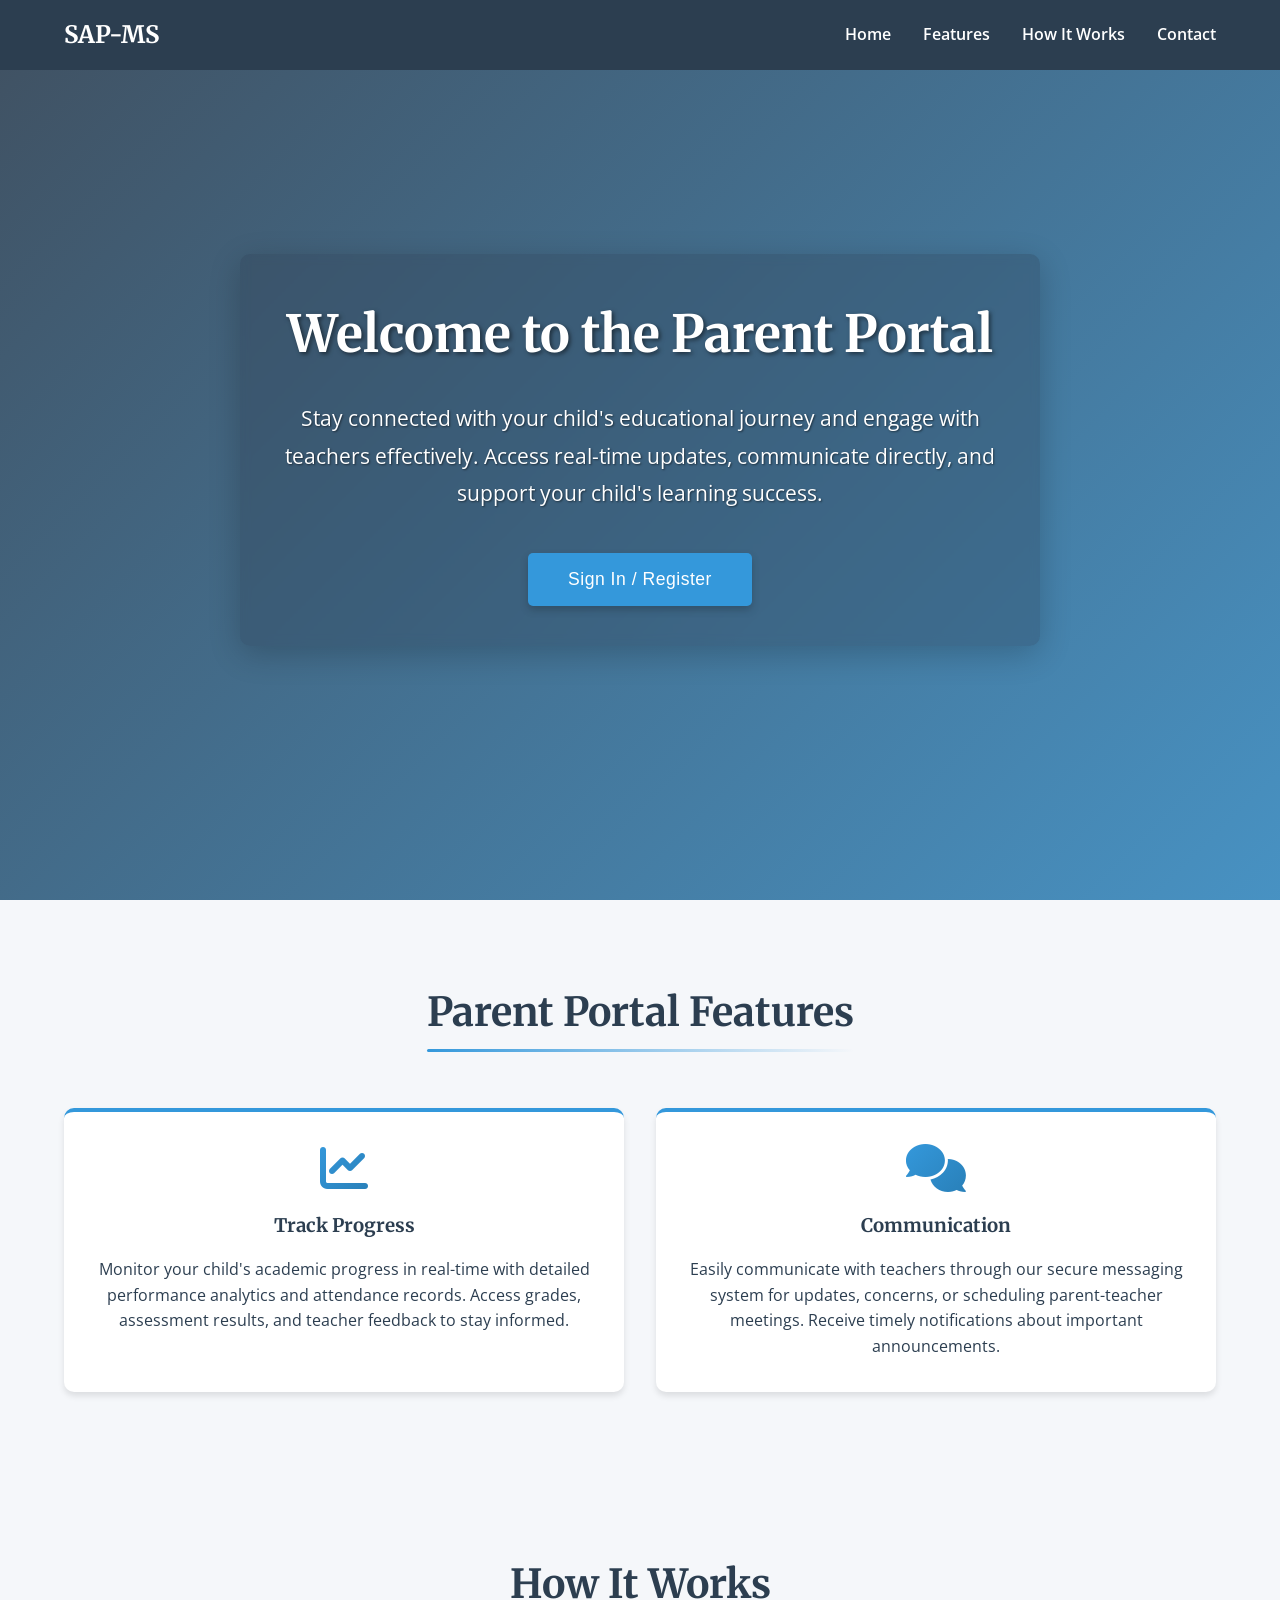
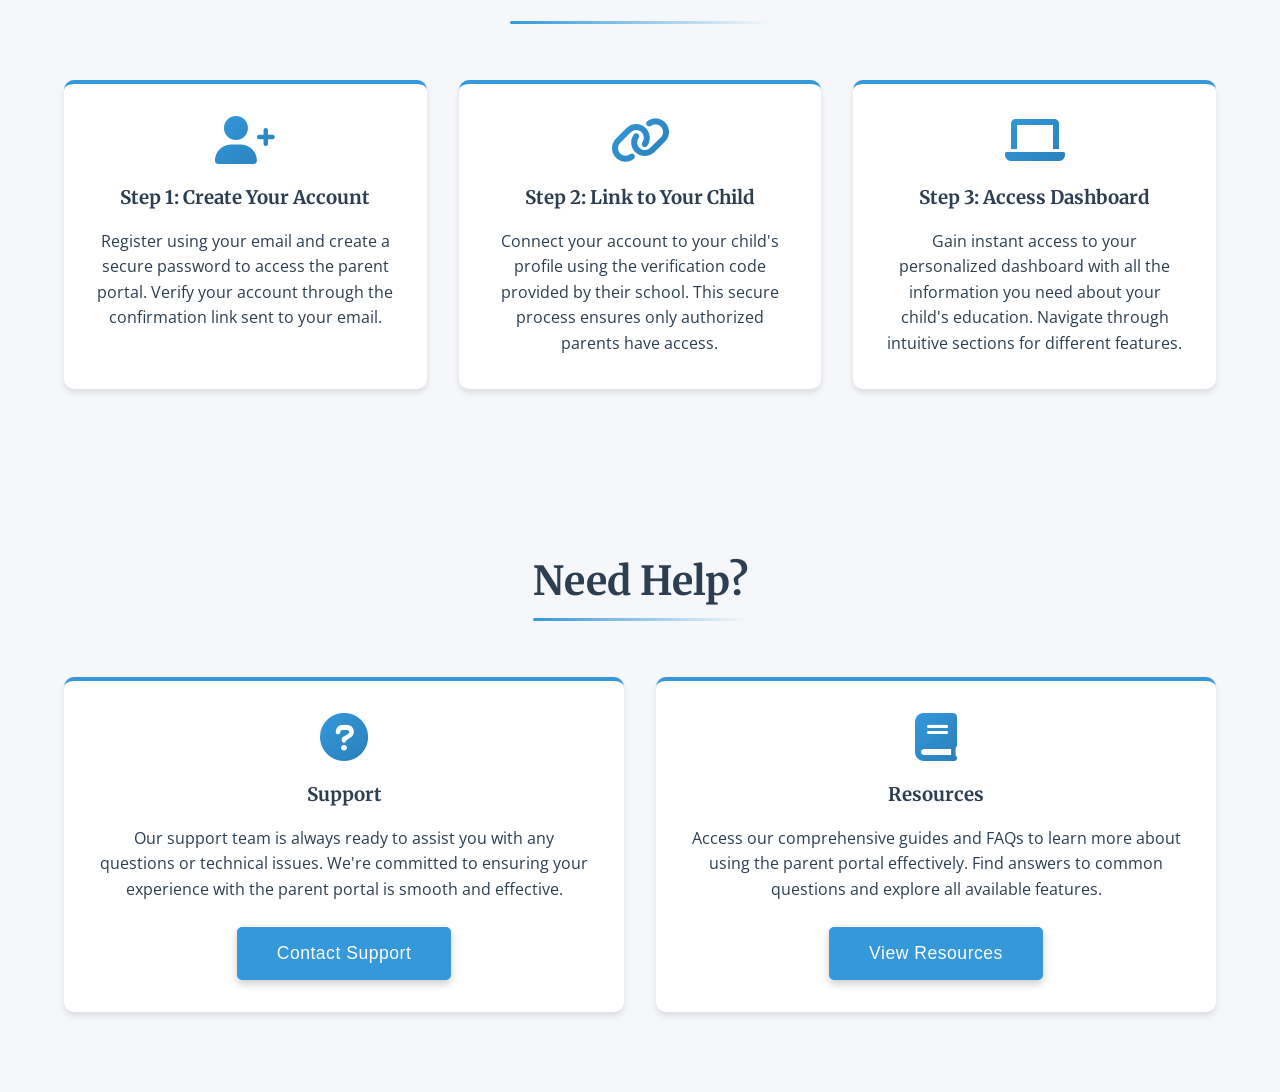
<file: parent-landing.html>
<!DOCTYPE html>
<html lang="en">
<head>
    <meta charset="UTF-8">
    <meta name="viewport" content="width=device-width, initial-scale=1.0">
    <title>StudyHub - Parent Portal</title>
    <link rel="stylesheet" href="styles.css">
    <link rel="preconnect" href="https://fonts.googleapis.com">
    <link rel="preconnect" href="https://fonts.gstatic.com" crossorigin>
    <link href="https://fonts.googleapis.com/css2?family=Merriweather:wght@400;700&family=Open+Sans:wght@400;600&display=swap" rel="stylesheet">
    <link rel="stylesheet" href="https://cdnjs.cloudflare.com/ajax/libs/font-awesome/6.0.0/css/all.min.css">
    <style>
        /* Enhanced parent landing page styles */
        .hero {
            background-image: url('https://images.unsplash.com/photo-1606092195730-5d7b9af1efc5?ixlib=rb-4.0.3&ixid=M3wxMjA3fDB8MHxwaG90by1wYWdlfHx8fGVufDB8fHx8fA%3D%3D&auto=format&fit=crop&w=2070&q=80');
            background-size: cover;
            background-position: center;
            background-repeat: no-repeat;
            position: relative;
        }
        
        .hero::before {
            content: '';
            position: absolute;
            top: 0;
            left: 0;
            width: 100%;
            height: 100%;
            background: linear-gradient(135deg, rgba(44, 62, 80, 0.9), rgba(41, 128, 185, 0.85));
            z-index: 1;
        }
        
        .hero-content {
            position: relative;
            z-index: 2;
            max-width: 800px;
            padding: 2.5rem;
            border-radius: 10px;
            background-color: rgba(44, 62, 80, 0.3);
            backdrop-filter: blur(5px);
            box-shadow: 0 8px 32px rgba(0, 0, 0, 0.2);
        }
        
        .hero h1 {
            text-shadow: 2px 2px 4px rgba(0, 0, 0, 0.5);
            margin-bottom: 1.5rem;
            font-size: 3.2rem;
        }
        
        .hero p {
            text-shadow: 1px 1px 2px rgba(0, 0, 0, 0.5);
            margin-bottom: 2.5rem;
            font-size: 1.3rem;
            line-height: 1.8;
        }
        
        .cta-button {
            box-shadow: 0 4px 8px rgba(0, 0, 0, 0.2);
            transform: translateY(0);
            transition: transform 0.3s ease, box-shadow 0.3s ease, background-color 0.3s ease;
            padding: 1rem 2.5rem;
            font-size: 1.1rem;
            letter-spacing: 0.5px;
        }
        
        .cta-button:hover {
            transform: translateY(-3px);
            box-shadow: 0 6px 12px rgba(0, 0, 0, 0.3);
        }
        
        .cta-button:active {
            transform: translateY(1px);
        }
        
        .about {
            padding: 5rem 5%;
        }
        
        .about h2 {
            position: relative;
            display: inline-block;
            margin-bottom: 3.5rem;
            padding-bottom: 0.5rem;
        }
        
        .about h2::after {
            content: '';
            position: absolute;
            bottom: 0;
            left: 0;
            width: 100%;
            height: 3px;
            background: linear-gradient(to right, var(--secondary-color), transparent);
            border-radius: 2px;
        }
        
        .card {
            transition: transform 0.3s ease, box-shadow 0.3s ease;
            border-top: 4px solid var(--secondary-color);
            position: relative;
            overflow: hidden;
        }
        
        .card::before {
            content: '';
            position: absolute;
            top: 0;
            left: 0;
            width: 100%;
            height: 0;
            background: linear-gradient(180deg, rgba(52, 152, 219, 0.1) 0%, rgba(255, 255, 255, 0) 100%);
            transition: height 0.3s ease;
            z-index: 0;
        }
        
        .card:hover {
            transform: translateY(-10px);
            box-shadow: 0 15px 30px rgba(0, 0, 0, 0.1);
        }
        
        .card:hover::before {
            height: 100%;
        }
        
        .card i, .card h3, .card p {
            position: relative;
            z-index: 1;
        }
        
        .card i {
            font-size: 3rem;
            margin-bottom: 1.2rem;
            background: linear-gradient(135deg, var(--secondary-color), var(--accent-color));
            -webkit-background-clip: text;
            -webkit-text-fill-color: transparent;
            display: inline-block;
        }
    </style>
</head>
<body>
    <nav class="navbar">
        <div class="logo">SAP-MS</div>
        <ul class="nav-links">
            <li><a href="index.html">Home</a></li>
            <li><a href="#features">Features</a></li>
            <li><a href="#how-it-works">How It Works</a></li>
            <li><a href="#contact">Contact</a></li>
        </ul>
        <div class="hamburger">
            <span></span>
            <span></span>
            <span></span>
        </div>
    </nav>

    <section class="hero">
        <div class="hero-content">
            <h1>Welcome to the Parent Portal</h1>
            <p>Stay connected with your child's educational journey and engage with teachers effectively. Access real-time updates, communicate directly, and support your child's learning success.</p>
            <button class="cta-button" onclick="location.href='parent-auth.html'">Sign In / Register</button>
        </div>
    </section>

    <section id="features" class="about">
        <h2>Parent Portal Features</h2>
        <div class="cards-container">
            <div class="card">
                <i class="fas fa-chart-line"></i>
                <h3>Track Progress</h3>
                <p>Monitor your child's academic progress in real-time with detailed performance analytics and attendance records. Access grades, assessment results, and teacher feedback to stay informed.</p>
            </div>
            <div class="card">
                <i class="fas fa-comments"></i>
                <h3>Communication</h3>
                <p>Easily communicate with teachers through our secure messaging system for updates, concerns, or scheduling parent-teacher meetings. Receive timely notifications about important announcements.</p>
            </div>
        </div>
    </section>

    <section id="how-it-works" class="about">
        <h2>How It Works</h2>
        <div class="cards-container">
            <div class="card">
                <i class="fas fa-user-plus"></i>
                <h3>Step 1: Create Your Account</h3>
                <p>Register using your email and create a secure password to access the parent portal. Verify your account through the confirmation link sent to your email.</p>
            </div>
            <div class="card">
                <i class="fas fa-link"></i>
                <h3>Step 2: Link to Your Child</h3>
                <p>Connect your account to your child's profile using the verification code provided by their school. This secure process ensures only authorized parents have access.</p>
            </div>
            <div class="card">
                <i class="fas fa-laptop"></i>
                <h3>Step 3: Access Dashboard</h3>
                <p>Gain instant access to your personalized dashboard with all the information you need about your child's education. Navigate through intuitive sections for different features.</p>
            </div>
        </div>
    </section>

    <section id="contact" class="about">
        <h2>Need Help?</h2>
        <div class="cards-container">
            <div class="card">
                <i class="fas fa-question-circle"></i>
                <h3>Support</h3>
                <p>Our support team is always ready to assist you with any questions or technical issues. We're committed to ensuring your experience with the parent portal is smooth and effective.</p>
                <button class="cta-button" style="margin-top: 1.5rem;" onclick="location.href='support.html'">Contact Support</button>
            </div>
            <div class="card">
                <i class="fas fa-book"></i>
                <h3>Resources</h3>
                <p>Access our comprehensive guides and FAQs to learn more about using the parent portal effectively. Find answers to common questions and explore all available features.</p>
                <button class="cta-button" style="margin-top: 1.5rem;" onclick="location.href='parent-resources.html'">View Resources</button>
            </div>
        </div>
    </section>

    <script>
        // Mobile menu toggle
        document.querySelector('.hamburger').addEventListener('click', function() {
            document.querySelector('.nav-links').classList.toggle('active');
            this.classList.toggle('active');
        });
        
        // Add smooth scrolling for navigation links
        document.querySelectorAll('.nav-links a').forEach(anchor => {
            anchor.addEventListener('click', function(e) {
                const href = this.getAttribute('href');
                if (href.startsWith('#')) {
                    e.preventDefault();
                    const targetId = href;
                    const targetElement = document.querySelector(targetId);
                    if (targetElement) {
                        window.scrollTo({
                            top: targetElement.offsetTop - 70,
                            behavior: 'smooth'
                        });
                    }
                }
            });
        });
    </script>
</body>
</html>
</file>
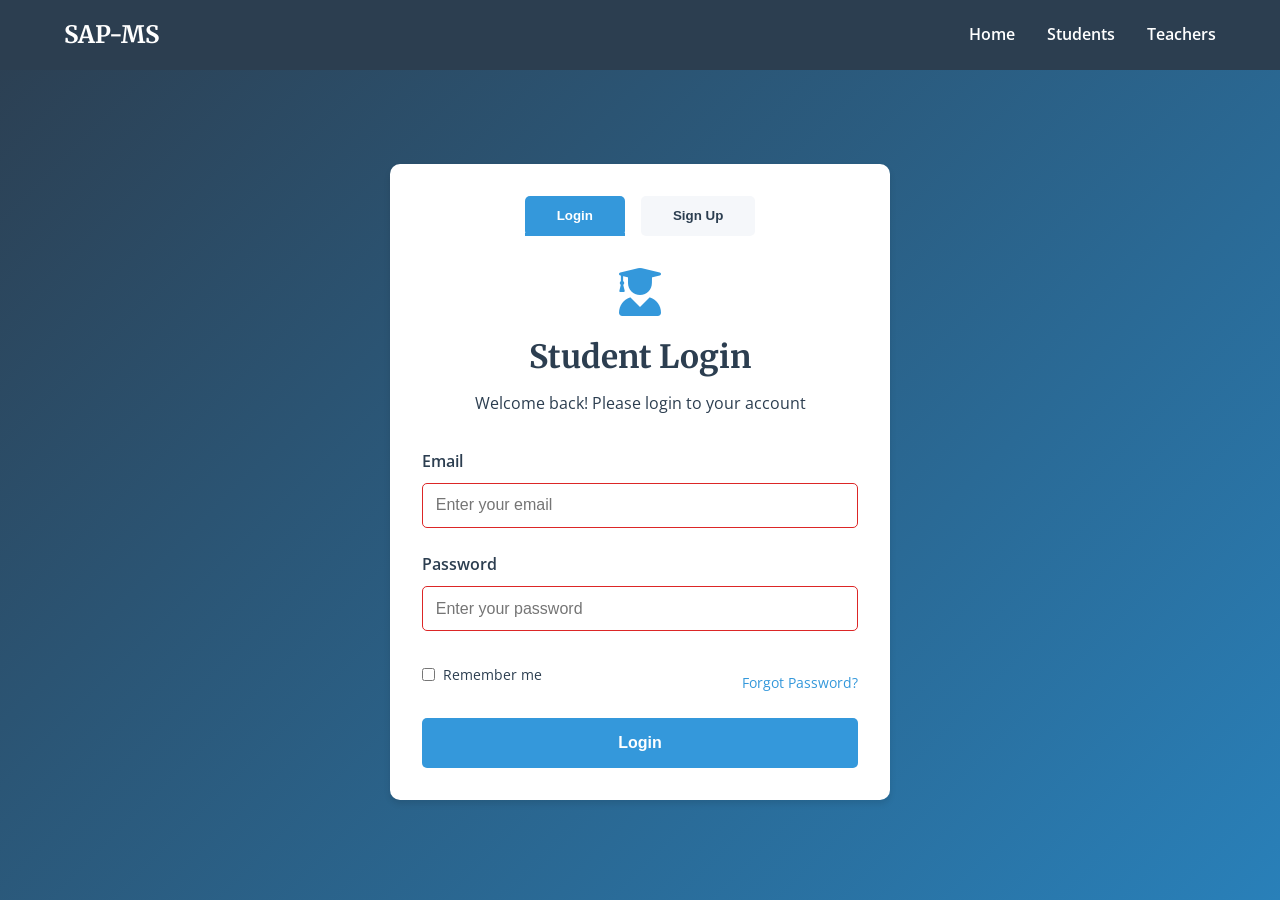
<file: student-auth.html>
<!DOCTYPE html>
<html lang="en">
<head>
    <meta charset="UTF-8">
    <meta name="viewport" content="width=device-width, initial-scale=1.0">
    <title>Student Login - StudyHub</title>
    <link rel="stylesheet" href="styles.css">
    <link rel="preconnect" href="https://fonts.googleapis.com">
    <link rel="preconnect" href="https://fonts.gstatic.com" crossorigin>
    <link href="https://fonts.googleapis.com/css2?family=Merriweather:wght@400;700&family=Open+Sans:wght@400;600&display=swap" rel="stylesheet">
    <link rel="stylesheet" href="https://cdnjs.cloudflare.com/ajax/libs/font-awesome/6.0.0/css/all.min.css">
    <style>
        /* Add these styles in the head section */
        .notification {
            position: fixed;
            top: 80px;
            left: 50%;
            transform: translateX(-50%);
            padding: 15px 30px;
            border-radius: 4px;
            color: white;
            font-weight: 500;
            display: none;
            z-index: 1500;
            animation: slideIn 0.5s ease-out;
            box-shadow: 0 4px 10px rgba(0, 0, 0, 0.2);
            min-width: 300px;
            text-align: center;
            font-size: 16px;
        }

        .notification.success {
            background-color: #2ecc71;
        }

        .notification.error {
            background-color: #e74c3c;
        }

        @keyframes slideIn {
            from {
                transform: translate(-50%, -100%);
                opacity: 0;
            }
            to {
                transform: translate(-50%, 0);
                opacity: 1;
            }
        }

        @keyframes slideOut {
            from {
                transform: translate(-50%, 0);
                opacity: 1;
            }
            to {
                transform: translate(-50%, -100%);
                opacity: 0;
            }
        }

        /* Verification code steps */
        .verification-step {
            display: none;
        }

        /* Improved verification code input UI */
        .verification-code-input {
            display: flex;
            justify-content: center;
            gap: 8px;
            margin: 20px 0;
        }

        .verification-code-input input {
            width: 50px;
            height: 60px;
            text-align: center;
            font-size: 24px;
            font-weight: bold;
            border: 2px solid #ddd;
            border-radius: 8px;
            background-color: #f8f9fa;
            box-shadow: 0 2px 5px rgba(0,0,0,0.1);
            transition: all 0.3s ease;
        }

        .verification-code-input input:focus {
            border-color: #3498db;
            box-shadow: 0 0 0 2px rgba(52, 152, 219, 0.3);
            outline: none;
            transform: translateY(-2px);
        }

        .verification-code-container {
            text-align: center;
            padding: 20px;
            background-color: #f8f9fa;
            border-radius: 10px;
            margin: 20px 0;
            box-shadow: 0 4px 6px rgba(0,0,0,0.05);
        }

        .verification-code-container p {
            margin-bottom: 15px;
            color: #555;
        }

        .resend-code {
            text-align: center;
            margin-top: 20px;
            font-size: 14px;
            color: #555;
        }

        .resend-code a {
            color: #3498db;
            text-decoration: none;
            font-weight: 600;
            padding: 5px 10px;
            border-radius: 4px;
            transition: all 0.2s;
        }

        .resend-code a:hover {
            background-color: #f0f0f0;
            text-decoration: none;
        }

        .timer {
            font-weight: bold;
            color: #e74c3c;
            margin-left: 5px;
        }
        
        .verification-title {
            color: #3498db;
            margin-bottom: 20px;
            font-size: 20px;
        }
        
        .verification-icon {
            font-size: 40px;
            color: #3498db;
            margin-bottom: 15px;
        }
    </style>
</head>
<body>
    <nav class="navbar">
        <div class="logo">SAP-MS</div>
        <ul class="nav-links">
            <li><a href="index.html">Home</a></li>
            <li><a href="student-auth.html">Students</a></li>
            <li><a href="teacher-auth.html">Teachers</a></li>
        </ul>
        <div class="hamburger">
            <span></span>
            <span></span>
            <span></span>
        </div>
    </nav>

    <section class="registration-section">
        <div class="registration-container">
            <div class="form-toggle">
                <button class="toggle-btn active" onclick="toggleForm('login')">Login</button>
                <button class="toggle-btn" onclick="toggleForm('signup')">Sign Up</button>
            </div>

            <!-- Login Form -->
            <div id="login-form" class="form-container">
                <div class="registration-header">
                    <i class="fas fa-user-graduate"></i>
                    <h1>Student Login</h1>
                    <p>Welcome back! Please login to your account</p>
                </div>
                <form class="registration-form">
                    <div class="form-group">
                        <label for="login-email">Email</label>
                        <input type="email" id="login-email" required placeholder="Enter your email">
                    </div>
                    <div class="form-group">
                        <label for="login-password">Password</label>
                        <input type="password" id="login-password" required placeholder="Enter your password">
                    </div>
                    <div class="checkbox-group">
                        <input type="checkbox" id="remember-me">
                        <label for="remember-me">Remember me</label>
                        <a href="#" class="forgot-password">Forgot Password?</a>
                    </div>
                    <button type="submit" class="submit-button">Login</button>
                </form>
            </div>

            <!-- Signup Form -->
            <div id="signup-form" class="form-container hidden">
                <div class="registration-header">
                    <i class="fas fa-user-plus"></i>
                    <h1>Student Sign Up</h1>
                    <p>Create your student account</p>
                </div>
                <form class="registration-form">
                    <!-- Step 1: Basic Information -->
                    <div class="signup-step-1">
                    <div class="form-group">
                        <label for="signup-name">Full Name</label>
                        <input type="text" id="signup-name" required placeholder="Enter your full name">
                    </div>
                    <div class="form-group">
                        <label for="signup-email">Email</label>
                        <input type="email" id="signup-email" required placeholder="Enter your email">
                    </div>
                    <div class="form-group">
                        <label for="signup-password">Password</label>
                        <input type="password" id="signup-password" required placeholder="Create a password">
                    </div>
                    <div class="form-group">
                        <label for="signup-confirm-password">Confirm Password</label>
                        <input type="password" id="signup-confirm-password" required placeholder="Confirm your password">
                    </div>
                    <div class="checkbox-group">
                        <input type="checkbox" id="terms" required>
                        <label for="terms">I agree to the Terms and Conditions</label>
                    </div>
                        <button type="button" class="submit-button" id="signup-step-1-btn">Continue</button>
                    </div>
                    
                    <!-- Step 2: Verification Code -->
                    <div class="verification-step signup-step-2">
                        <div class="verification-code-container">
                            <div class="verification-icon">
                                <i class="fas fa-envelope"></i>
                            </div>
                            <h3 class="verification-title">SAPMS Email Verification</h3>
                            <p>We've sent a 6-digit verification code to your email.</p>
                            <p>Please enter the code below to verify your account.</p>
                            <div class="verification-code-input">
                                <input type="text" maxlength="1" class="code-input" inputmode="numeric" pattern="[0-9]*">
                                <input type="text" maxlength="1" class="code-input" inputmode="numeric" pattern="[0-9]*">
                                <input type="text" maxlength="1" class="code-input" inputmode="numeric" pattern="[0-9]*">
                                <input type="text" maxlength="1" class="code-input" inputmode="numeric" pattern="[0-9]*">
                                <input type="text" maxlength="1" class="code-input" inputmode="numeric" pattern="[0-9]*">
                                <input type="text" maxlength="1" class="code-input" inputmode="numeric" pattern="[0-9]*">
                            </div>
                            <div class="resend-code">
                                <span>Didn't receive the code? </span>
                                <a href="#" id="signup-resend-code">Resend</a>
                                <span id="signup-resend-timer" class="timer"></span>
                            </div>
                        </div>
                        <button type="submit" class="submit-button">Create Account</button>
                    </div>
                </form>
            </div>
        </div>
    </section>

    <div id="notification" class="notification"></div>

    <script>
        function toggleForm(formType) {
            const loginForm = document.getElementById('login-form');
            const signupForm = document.getElementById('signup-form');
            const loginBtn = document.querySelector('.toggle-btn:first-child');
            const signupBtn = document.querySelector('.toggle-btn:last-child');

            if (formType === 'login') {
                loginForm.classList.remove('hidden');
                signupForm.classList.add('hidden');
                loginBtn.classList.add('active');
                signupBtn.classList.remove('active');
                // Reset verification steps
                resetSignupForm();
            } else {
                loginForm.classList.add('hidden');
                signupForm.classList.remove('hidden');
                loginBtn.classList.remove('active');
                signupBtn.classList.add('active');
            }
        }
        
        function resetSignupForm() {
            document.querySelector('.signup-step-1').style.display = 'block';
            document.querySelector('.signup-step-2').style.display = 'none';
            document.getElementById('signup-form').querySelector('form').reset();
            clearCodeInputs(document.querySelector('.signup-step-2'));
        }
        
        function clearCodeInputs(container) {
            const codeInputs = container.querySelectorAll('.code-input');
            codeInputs.forEach(input => input.value = '');
        }

        function showNotification(message, type = 'success') {
            const notification = document.getElementById('notification');
            notification.textContent = message;
            notification.className = `notification ${type}`;
            notification.style.display = 'block';

            // Hide notification after 3 seconds
            setTimeout(() => {
                notification.style.animation = 'slideOut 0.5s ease-out';
                setTimeout(() => {
                    notification.style.display = 'none';
                    notification.style.animation = 'slideIn 0.5s ease-out';
                }, 500);
            }, 3000);
        }

        // Initialize verification code input fields
        function initCodeInputs() {
            const codeInputFields = document.querySelectorAll('.verification-code-input');
            
            codeInputFields.forEach(container => {
                const inputs = container.querySelectorAll('input');
                
                inputs.forEach((input, index) => {
                    // Only allow digits
                    input.addEventListener('keypress', function(e) {
                        if (!/^\d$/.test(e.key)) {
                            e.preventDefault();
                        }
                    });
                    
                    // Focus next input when a digit is entered
                    input.addEventListener('input', function() {
                        if (this.value.length === this.maxLength) {
                            const next = inputs[index + 1];
                            if (next) next.focus();
                        }
                    });
                    
                    // Handle backspace key
                    input.addEventListener('keydown', function(e) {
                        if (e.key === 'Backspace' && !this.value) {
                            const prev = inputs[index - 1];
                            if (prev) prev.focus();
                        }
                    });
                    
                    // Handle paste event
                    input.addEventListener('paste', function(e) {
                        e.preventDefault();
                        const pasteData = e.clipboardData.getData('text').trim();
                        if (!/^\d+$/.test(pasteData)) return; // Only allow digits
                        
                        // Fill inputs with pasted code
                        for (let i = 0; i < Math.min(pasteData.length, inputs.length); i++) {
                            inputs[i].value = pasteData[i];
                        }
                        
                        // Focus the last filled input or the next empty one
                        const lastIndex = Math.min(pasteData.length, inputs.length) - 1;
                        if (lastIndex >= 0) inputs[lastIndex].focus();
                    });
                });
            });
        }
        
        // Get verification code from inputs
        function getVerificationCode(container) {
            const inputs = container.querySelectorAll('.code-input');
            let code = '';
            inputs.forEach(input => {
                code += input.value;
            });
            return code;
        }
        
        // Start countdown timer
        function startResendTimer(elementId, seconds, callback) {
            const timerElement = document.getElementById(elementId);
            let timeLeft = seconds;
            
            timerElement.textContent = `(${timeLeft}s)`;
            
            const interval = setInterval(() => {
                timeLeft--;
                timerElement.textContent = `(${timeLeft}s)`;
                
                if (timeLeft <= 0) {
                    clearInterval(interval);
                    timerElement.textContent = '';
                    callback();
                }
            }, 1000);
            
            return interval;
        }

        // Handle login form submission (direct login, no verification)
        document.getElementById('login-form').querySelector('form').addEventListener('submit', function(e) {
            e.preventDefault();
            
            const email = document.getElementById('login-email').value;
            const password = document.getElementById('login-password').value;
            const rememberMe = document.getElementById('remember-me').checked;
            
            if (!email) {
                showNotification('Email is required', 'error');
                return;
            }
            
            if (!password) {
                showNotification('Password is required', 'error');
                return;
            }

            // Disable the submit button and show loading state
            const submitButton = this.querySelector('button[type="submit"]');
            const originalText = submitButton.innerHTML;
            submitButton.innerHTML = '<i class="fas fa-spinner fa-spin"></i> Logging in...';
            submitButton.disabled = true;

            // Direct login without verification
            fetch('auth_handler.php', {
                method: 'POST',
                headers: {
                    'Content-Type': 'application/x-www-form-urlencoded',
                    'Cache-Control': 'no-cache'
                },
                body: `action=login&email=${encodeURIComponent(email)}&password=${encodeURIComponent(password)}&remember_me=${rememberMe}`
            })
            .then(response => {
                const contentType = response.headers.get("content-type");
                if (contentType && contentType.indexOf("application/json") !== -1) {
                    return response.json();
                } else {
                    return response.text().then(text => {
                        console.error("Received non-JSON response from auth_handler:", text);
                        throw new Error("Invalid response format");
                    });
                }
            })
            .then(data => {
                if (data.success) {
                    showNotification('Login successful! Redirecting...');
                    setTimeout(() => {
                    window.location.href = 'student-dashboard.html';
                    }, 1000);
                } else {
                    showNotification(data.message, 'error');
                }
            })
            .catch(error => {
                console.error("Error during login:", error);
                showNotification(error.message || 'An error occurred. Please try again.', 'error');
            })
            .finally(() => {
                // Reset button state
                submitButton.innerHTML = originalText;
                submitButton.disabled = false;
            });
        });

        // Handle signup step 1
        document.getElementById('signup-step-1-btn').addEventListener('click', function() {
            const fullName = document.getElementById('signup-name').value;
            const email = document.getElementById('signup-email').value;
            const password = document.getElementById('signup-password').value;
            const confirmPassword = document.getElementById('signup-confirm-password').value;
            const terms = document.getElementById('terms').checked;
            
            // Validate inputs
            if (!fullName) {
                showNotification('Full name is required', 'error');
                return;
            }
            
            if (!email) {
                showNotification('Email is required', 'error');
                return;
            }
            
            if (!password) {
                showNotification('Password is required', 'error');
                return;
            }

            if (password !== confirmPassword) {
                showNotification('Passwords do not match', 'error');
                return;
            }
            
            if (!terms) {
                showNotification('You must agree to the Terms and Conditions', 'error');
                return;
            }
            
            // Send verification code
            sendVerificationCode(email, false);
        });
        
        // Function to send verification code
        function sendVerificationCode(email, isLogin) {
            // Disable button and show loading
            const btn = document.getElementById('signup-step-1-btn');
            const originalText = btn.innerHTML;
            btn.innerHTML = '<i class="fas fa-spinner fa-spin"></i> Sending...';
            btn.disabled = true;
            
            fetch('email_verification.php', {
                method: 'POST',
                headers: {
                    'Content-Type': 'application/x-www-form-urlencoded',
                    'Cache-Control': 'no-cache'
                },
                body: `action=send_verification_code&email=${encodeURIComponent(email)}&is_login=${isLogin}`
            })
            .then(response => {
                // Check if the response is valid JSON
                const contentType = response.headers.get("content-type");
                if (contentType && contentType.indexOf("application/json") !== -1) {
                    return response.json();
                } else {
                    // If not JSON, get the text and log it for debugging
                    return response.text().then(text => {
                        console.error("Received non-JSON response:", text);
                        throw new Error("Invalid response format");
                    });
                }
            })
            .then(data => {
                if (data.success) {
                    // Move to verification step
                    document.querySelector('.signup-step-1').style.display = 'none';
                    document.querySelector('.signup-step-2').style.display = 'block';
                    
                    // Start resend timer
                    let resendBtn = document.getElementById('signup-resend-code');
                    resendBtn.style.pointerEvents = 'none';
                    resendBtn.style.opacity = '0.5';
                    
                    startResendTimer('signup-resend-timer', 60, function() {
                        resendBtn.style.pointerEvents = 'auto';
                        resendBtn.style.opacity = '1';
                    });
                    
                    // Focus first input
                    document.querySelector('.signup-step-2 .code-input').focus();
                    
                    showNotification(data.message);
                } else {
                    showNotification(data.message, 'error');
                }
            })
            .catch(error => {
                console.error("Error during verification code request:", error);
                showNotification('An error occurred. Please try again.', 'error');
            })
            .finally(() => {
                // Reset button
                btn.innerHTML = originalText;
                btn.disabled = false;
            });
        }

        // Handle signup form submission (verification code)
        document.getElementById('signup-form').querySelector('form').addEventListener('submit', function(e) {
            e.preventDefault();
            
            // Check which step is visible
            if (document.querySelector('.signup-step-2').style.display === 'none') {
                // If step 1 is visible, simulate click on the "Continue" button
                document.getElementById('signup-step-1-btn').click();
                return;
            }
            
            const fullName = document.getElementById('signup-name').value;
            const email = document.getElementById('signup-email').value;
            const password = document.getElementById('signup-password').value;
            const code = getVerificationCode(document.querySelector('.signup-step-2'));

            // Validate code
            if (code.length !== 6) {
                showNotification('Please enter the complete 6-digit code', 'error');
                return;
            }

            // Disable the submit button and show loading state
            const submitButton = this.querySelector('button[type="submit"]');
            const originalText = submitButton.innerHTML;
            submitButton.innerHTML = '<i class="fas fa-spinner fa-spin"></i> Creating Account...';
            submitButton.disabled = true;

            // First verify the code
            fetch('email_verification.php', {
                method: 'POST',
                headers: {
                    'Content-Type': 'application/x-www-form-urlencoded',
                    'Cache-Control': 'no-cache'
                },
                body: `action=verify_code&code=${encodeURIComponent(code)}`
            })
            .then(response => {
                const contentType = response.headers.get("content-type");
                if (contentType && contentType.indexOf("application/json") !== -1) {
                    return response.json();
                } else {
                    return response.text().then(text => {
                        console.error("Received non-JSON response:", text);
                        throw new Error("Invalid response format");
                    });
                }
            })
            .then(data => {
                if (data.success) {
                    // Code verified, now register
                    return fetch('auth_handler.php', {
                        method: 'POST',
                        headers: {
                            'Content-Type': 'application/x-www-form-urlencoded',
                            'Cache-Control': 'no-cache'
                },
                body: `action=register&full_name=${encodeURIComponent(fullName)}&email=${encodeURIComponent(email)}&password=${encodeURIComponent(password)}`
                    }).then(response => {
                        const contentType = response.headers.get("content-type");
                        if (contentType && contentType.indexOf("application/json") !== -1) {
                            return response.json();
                        } else {
                            return response.text().then(text => {
                                console.error("Received non-JSON response from auth_handler:", text);
                                throw new Error("Invalid response format");
                            });
                        }
                    });
                } else {
                    throw new Error(data.message);
                }
            })
            .then(data => {
                if (data.success) {
                    showNotification('Registration successful! Please login with your new account.');
                    setTimeout(() => {
                        // Reset and switch to login form
                        resetSignupForm();
                        toggleForm('login');
                    }, 2000);
                } else {
                    showNotification(data.message, 'error');
                }
            })
            .catch(error => {
                console.error("Error during registration:", error);
                showNotification(error.message || 'An error occurred. Please try again.', 'error');
            })
            .finally(() => {
                // Reset button state
                submitButton.innerHTML = originalText;
                submitButton.disabled = false;
            });
        });
        
        // Handle resend code
        document.getElementById('signup-resend-code').addEventListener('click', function(e) {
            e.preventDefault();
            
            const email = document.getElementById('signup-email').value;
            sendVerificationCode(email, false);
        });
        
        // Initialize verification code inputs
        document.addEventListener('DOMContentLoaded', function() {
            initCodeInputs();
        });
    </script>
</body>
</html>
</file>
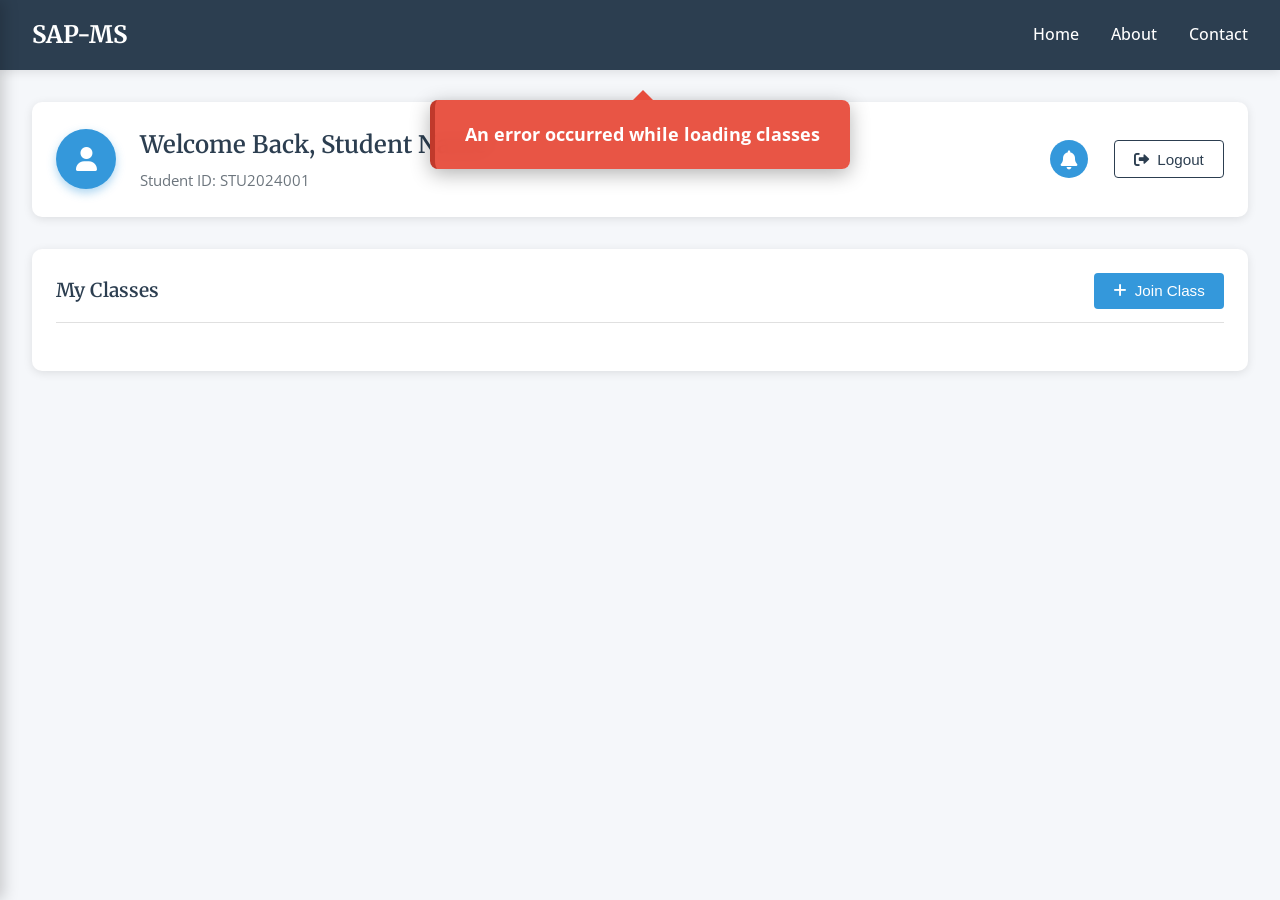
<file: student-dashboard.html>
<!DOCTYPE html>
<html lang="en">
<head>
    <meta charset="UTF-8">
    <meta name="viewport" content="width=device-width, initial-scale=1.0">
    <title>Student Dashboard - StudyHub</title>
    <link rel="stylesheet" href="styles.css">
    <link rel="stylesheet" href="chat-styles.css">
    <link rel="preconnect" href="https://fonts.googleapis.com">
    <link rel="preconnect" href="https://fonts.gstatic.com" crossorigin>
    <link href="https://fonts.googleapis.com/css2?family=Merriweather:wght@400;700&family=Open+Sans:wght@400;600&display=swap" rel="stylesheet">
    <link rel="stylesheet" href="https://cdnjs.cloudflare.com/ajax/libs/font-awesome/6.0.0/css/all.min.css">
    <style>
        :root {
            --primary-color: #2c3e50;
            --secondary-color: #3498db;
            --accent-color: #27ae60;
            --background-color: #f5f7fa;
            --text-color: #2c3e50;
            --border-color: #e0e0e0;
            --light-gray: #f8f9fa;
            --dark-gray: #6c757d;
            --box-shadow: 0 2px 10px rgba(0, 0, 0, 0.1);
        }

        * {
            margin: 0;
            padding: 0;
            box-sizing: border-box;
        }

        body {
            font-family: 'Open Sans', sans-serif;
            background-color: var(--background-color);
            color: var(--text-color);
            line-height: 1.6;
        }

        .navbar {
            background-color: var(--primary-color);
            padding: 1rem 2rem;
            display: flex;
            justify-content: space-between;
            align-items: center;
            position: fixed;
            width: 100%;
            top: 0;
            z-index: 1000;
            box-shadow: 0 2px 10px rgba(0, 0, 0, 0.1);
        }

        .logo {
            color: white;
            font-size: 1.5rem;
            font-weight: bold;
            text-decoration: none;
        }

        .nav-links {
            display: flex;
            gap: 2rem;
            list-style: none;
        }

        .nav-links a {
            color: white;
            text-decoration: none;
            font-weight: 500;
            padding: 0.5rem 0;
            position: relative;
            transition: all 0.3s;
        }

        .nav-links a:after {
            content: '';
            position: absolute;
            width: 0;
            height: 2px;
            bottom: 0;
            left: 0;
            background-color: white;
            transition: width 0.3s;
        }

        .nav-links a:hover:after {
            width: 100%;
        }

        .user-actions {
            display: flex;
            align-items: center;
            gap: 1rem;
        }

        .btn {
            padding: 0.6rem 1.2rem;
            border-radius: 4px;
            border: none;
            cursor: pointer;
            font-weight: 500;
            display: flex;
            align-items: center;
            gap: 0.5rem;
            transition: all 0.3s ease;
            text-decoration: none;
            font-size: 0.95rem;
        }

        .btn:hover {
            transform: translateY(-2px);
            box-shadow: 0 4px 12px rgba(0, 0, 0, 0.15);
        }

        .btn-primary {
            background-color: var(--secondary-color);
            color: white;
        }

        .btn-primary:hover {
            background-color: #2980b9;
        }

        .btn-outline {
            background-color: transparent;
            color: var(--primary-color);
            border: 1px solid var(--primary-color);
        }

        .btn-outline:hover {
            background-color: var(--primary-color);
            color: white;
        }

        .main-content {
            margin-top: 70px;
            padding: 2rem;
        }

        .dashboard-header {
            display: flex;
            justify-content: space-between;
            align-items: center;
            margin-bottom: 2rem;
            background-color: white;
            border-radius: 10px;
            box-shadow: var(--box-shadow);
            padding: 1.5rem;
            transition: all 0.3s ease;
        }

        .dashboard-header:hover {
            box-shadow: 0 5px 15px rgba(0, 0, 0, 0.1);
        }

        .welcome-section {
            display: flex;
            align-items: center;
            gap: 1.5rem;
        }

        .user-avatar {
            width: 60px;
            height: 60px;
            border-radius: 50%;
            background-color: var(--secondary-color);
            display: flex;
            align-items: center;
            justify-content: center;
            font-size: 1.5rem;
            color: white;
            box-shadow: 0 4px 10px rgba(52, 152, 219, 0.4);
        }

        .welcome-text h1 {
            font-size: 1.5rem;
            font-weight: 600;
            margin-bottom: 0.25rem;
            color: var(--primary-color);
        }

        .welcome-text p {
            color: var(--dark-gray);
            font-size: 0.95rem;
        }

        .dashboard-grid {
            display: grid;
            grid-template-columns: 1fr;
            gap: 1.5rem;
            margin-bottom: 2rem;
        }

        .dashboard-card {
            background-color: white;
            border-radius: 10px;
            box-shadow: var(--box-shadow);
            padding: 1.5rem;
            transition: all 0.3s ease;
            width: 100%;
        }

        .dashboard-card:hover {
            box-shadow: 0 8px 16px rgba(0, 0, 0, 0.1);
        }

        .card-header {
            display: flex;
            justify-content: space-between;
            align-items: center;
            margin-bottom: 1.5rem;
            padding-bottom: 0.8rem;
            border-bottom: 1px solid var(--border-color);
        }

        .card-title {
            font-weight: 600;
            color: var(--primary-color);
            font-size: 1.2rem;
        }

        .card-action {
            color: var(--secondary-color);
            text-decoration: none;
            font-size: 0.875rem;
            transition: color 0.2s;
        }

        .card-action:hover {
            color: #2980b9;
            text-decoration: underline;
        }

        /* Classes styles */
        .classes-list {
            display: flex;
            flex-wrap: wrap;
            gap: 20px;
            justify-content: flex-start;
        }
        
        .class-item {
            padding: 1.5rem;
            border: 1px solid var(--border-color);
            transition: all 0.3s ease;
            border-radius: 8px;
            margin-bottom: 0;
            flex: 0 0 calc(25% - 20px);
            min-width: 250px;
            background-color: white;
            box-shadow: var(--box-shadow);
            display: flex;
            flex-direction: column;
            position: relative;
        }

        .class-item:hover {
            background-color: var(--light-gray);
            transform: translateY(-5px);
            box-shadow: 0 10px 20px rgba(0, 0, 0, 0.1);
        }

        .class-info {
            flex: 1;
            display: flex;
            flex-direction: column;
        }

        .class-info h3 {
            margin: 0 0 0.8rem;
            color: var(--primary-color);
            font-size: 1.4rem;
            font-weight: 600;
            padding-bottom: 0.5rem;
            border-bottom: 2px solid var(--secondary-color);
        }

        .class-info p {
            margin: 0 0 0.6rem;
            color: var(--dark-gray);
            font-size: 0.9rem;
            display: flex;
            align-items: center;
            gap: 8px;
        }

        .class-time {
            display: flex;
            align-items: center;
            gap: 0.5rem;
            color: var(--secondary-color) !important;
            font-size: 0.875rem;
            margin-top: 0.5rem;
            margin-bottom: 1rem !important;
        }

        .class-actions {
            margin-top: auto;
            display: flex;
            gap: 0.8rem;
            justify-content: center;
        }

        .class-actions .btn {
            padding: 0.6rem 1.2rem;
            font-size: 0.9rem;
            border-radius: 6px;
        }

        .no-classes {
            text-align: center;
            padding: 2.5rem 1rem;
            background-color: var(--light-gray);
            border-radius: 8px;
            color: var(--dark-gray);
            width: 100%;
            margin: 20px auto;
            max-width: 500px;
            box-shadow: var(--box-shadow);
        }

        .no-classes p:first-child {
            font-size: 1.2rem;
            margin-bottom: 0.8rem;
            color: var(--primary-color);
            font-weight: 600;
        }

        .no-classes p:last-child {
            font-size: 1rem;
            color: var(--dark-gray);
        }

        /* Modal Styles */
        .modal {
            display: none;
            position: fixed;
            z-index: 10000; /* Increased z-index to appear above everything */
            left: 0;
            top: 0;
            width: 100%;
            height: 100%;
            background-color: rgba(0, 0, 0, 0.6);
            overflow-y: auto;
        }

        .modal-content {
            background-color: white;
            margin: 5% auto;
            padding: 0;
            border-radius: 12px;
            width: 90%;
            max-width: 700px;
            box-shadow: 0 10px 25px rgba(0, 0, 0, 0.2);
            animation: fadeIn 0.3s ease-out;
            position: relative; /* Ensure proper stacking context */
            overflow: hidden;
        }

        .modal-header {
            background-color: #2c3e50;
            color: white;
            padding: 1.5rem;
            border-radius: 12px 12px 0 0;
            display: flex;
            justify-content: space-between;
            align-items: center;
            position: relative;
        }

        .modal-header h2 {
            margin: 0;
            font-size: 2.5rem;
            font-weight: 600;
            font-family: 'Merriweather', serif;
            text-transform: uppercase;
            letter-spacing: 1px;
            text-align: left;
            padding-left: 20px;
            color: white;
        }

        .modal-body {
            padding: 1.5rem;
        }

        .close-modal {
            color: white;
            font-size: 1.8rem;
            font-weight: 300;
            cursor: pointer;
            transition: all 0.2s;
            width: 30px;
            height: 30px;
            display: flex;
            align-items: center;
            justify-content: center;
            border-radius: 50%;
            position: absolute;
            top: 10px;
            right: 15px;
        }

        .close-modal:hover {
            background-color: rgba(255, 255, 255, 0.2);
            transform: scale(1.1);
        }

        /* Loading message */
        .loading-message {
            text-align: center;
            padding: 2rem 0;
            color: var(--dark-gray);
            font-size: 1.1rem;
        }

        .loading-message i {
            margin-right: 0.8rem;
            color: var(--secondary-color);
        }

        /* Error message */
        .error-message {
            background-color: #fee;
            color: #e74c3c;
            padding: 1rem;
            border-radius: 6px;
            border-left: 4px solid #e74c3c;
            margin: 1rem 0;
        }

        /* Class details */
        .class-details, .lesson-details {
            padding: 0;
        }
        
        .detail-item {
            display: flex;
            align-items: center;
            margin-bottom: 1rem;
            padding-bottom: 1rem;
            border-bottom: 1px solid var(--border-color);
        }
        
        .detail-item:last-of-type {
            border-bottom: none;
            margin-bottom: 1.5rem;
        }

        .detail-label {
            font-weight: 600;
            width: 120px;
            color: var(--dark-gray);
            display: flex;
            align-items: center;
        }
        
        .detail-label i {
            color: var(--secondary-color);
            margin-right: 0.5rem;
            font-size: 1.1rem;
        }

        .detail-value {
            color: var(--text-color);
            font-weight: 500;
        }
        
        .class-content, .lesson-content {
            margin-top: 1.5rem;
        }

        .class-content h3, .lesson-content h3 {
            font-size: 1.2rem;
            margin-bottom: 1rem;
            padding-bottom: 0.5rem;
            border-bottom: 2px solid var(--secondary-color);
            color: var(--primary-color);
            display: flex;
            align-items: center;
        }

        .class-content h3 i, .lesson-content h3 i {
            color: var(--secondary-color);
            margin-right: 0.6rem;
        }

        /* Lesson items */
        .lesson-item, .assessment-item {
            background-color: var(--light-gray);
            border-radius: 8px;
            padding: 1.2rem;
            margin-bottom: 0;
            transition: all 0.3s ease;
            border-left: 3px solid var(--secondary-color);
            width: calc(33.333% - 14px);
            box-sizing: border-box;
            aspect-ratio: 1/1;
            display: flex;
                flex-direction: column;
            overflow: hidden;
        }

        .lesson-item:hover, .assessment-item:hover {
            background-color: #f0f4f8;
            transform: translateY(-3px);
            box-shadow: 0 5px 15px rgba(0, 0, 0, 0.08);
        }

        .lesson-item h4, .assessment-item h4 {
            color: var(--primary-color);
            margin-bottom: 0.5rem;
            font-size: 1.1rem;
            overflow: hidden;
            text-overflow: ellipsis;
            white-space: nowrap;
        }
        
        .lesson-item p, .assessment-item p {
            color: var(--dark-gray);
            font-size: 0.9rem;
            margin-bottom: 0.5rem;
            line-height: 1.5;
            overflow: hidden;
            display: -webkit-box;
            -webkit-line-clamp: 2;
            -webkit-box-orient: vertical;
            }

        .lesson-date, .due-date, .score-info {
            margin-top: auto;
            font-size: 0.8rem;
            display: flex;
            align-items: center;
            }

        .lesson-date {
            color: var(--secondary-color);
        }
        
        .lesson-date i, .due-date i {
            margin-right: 0.4rem;
            }

        .due-date {
            color: #e74c3c;
        }
        
        .submitted-score {
            background-color: #e8f5e9;
            color: #27ae60;
            font-weight: bold;
            margin-top: 10px;
            padding: 6px 10px;
            border-radius: 4px;
            display: flex;
            align-items: center;
            font-size: 0.9rem;
            }

        .submitted-score i {
            margin-right: 6px;
            color: #27ae60;
            }
        
        .submitted-status {
            background-color: #fff8e1;
            color: #f39c12;
            margin-top: 10px;
            padding: 6px 10px;
            border-radius: 4px;
            display: flex;
            align-items: center;
            font-size: 0.9rem;
        }
        
        .submitted-status i {
            margin-right: 6px;
            color: #f39c12;
        }

        /* Lesson description */
        .lesson-description {
            background-color: var(--light-gray);
            border-radius: 8px;
            padding: 1.2rem;
            margin-bottom: 1.5rem;
            line-height: 1.6;
            color: var(--text-color);
            border-left: 3px solid var(--accent-color);
        }

        /* File items */
        .file-item {
            display: flex;
            align-items: center;
            padding: 1rem 1.2rem;
            background-color: var(--light-gray);
            border-radius: 8px;
            margin-bottom: 0.8rem;
            transition: all 0.3s ease;
            border: 1px solid var(--border-color);
        }

        .file-item:hover {
            background-color: #f0f4f8;
            transform: translateY(-2px);
            box-shadow: 0 4px 10px rgba(0, 0, 0, 0.08);
            }

        .file-item i {
            color: var(--secondary-color);
            margin-right: 1rem;
            font-size: 1.2rem;
            }

        .file-name {
            flex: 1;
            font-size: 0.95rem;
            color: var(--text-color);
        }
        
        .file-download {
            color: white;
            background-color: var(--secondary-color);
            text-decoration: none;
            font-size: 0.85rem;
            padding: 0.4rem 0.8rem;
            border-radius: 4px;
            transition: all 0.2s ease;
            display: inline-flex;
            align-items: center;
            }
        
        .file-download:hover {
            background-color: #2980b9;
            transform: translateY(-1px);
            box-shadow: 0 2px 5px rgba(0, 0, 0, 0.1);
            }
        
        .file-download i {
            color: white;
            margin-right: 0.4rem;
            margin-left: 0;
            font-size: 0.9rem;
        }

        /* Chat styling */
        .submitted-files {
            margin-top: 1rem;
        }
        
        /* Chat styles */
        .chat-popup {
            position: fixed;
            top: 0;
            right: -400px;
            width: 350px;
            height: 100%;
            background-color: white;
            box-shadow: -3px 0 15px rgba(0,0,0,0.2);
            z-index: 1100;
            transition: right 0.3s ease-in-out;
            display: flex;
            flex-direction: column;
            border-radius: 0;
            overflow: hidden;
        }
        
        .chat-popup.active {
            right: 0;
        }
        
        .chat-header {
            background-color: var(--primary-color);
            color: white;
            padding: 1rem;
            display: flex;
            justify-content: space-between;
            align-items: center;
            box-shadow: 0 2px 5px rgba(0,0,0,0.1);
        }

        .chat-header h3 {
            margin: 0;
            font-size: 1.1rem;
            font-weight: 600;
            display: flex;
            align-items: center;
        }
        
        .chat-header h3 i {
            margin-right: 0.5rem;
        }

        .close-chat {
            background: none;
            color: white;
            border: none;
            font-size: 1.2rem;
            cursor: pointer;
            transition: all 0.2s;
            width: 30px;
            height: 30px;
            display: flex;
            align-items: center;
            justify-content: center;
            border-radius: 50%;
        }
        
        .close-chat:hover {
            background-color: rgba(255, 255, 255, 0.2);
            transform: scale(1.1);
        }

        .chat-messages {
            flex: 1;
            overflow-y: auto;
            padding: 1rem;
            background-color: #f5f7fa;
            display: flex;
            flex-direction: column;
        }
        
        .message {
            margin-bottom: 1rem;
            max-width: 80%;
            position: relative;
        }
        
        .message.sent {
            margin-left: auto;
            background-color: var(--secondary-color);
            color: white;
            border-radius: 15px 15px 0 15px;
            padding: 0.8rem 1rem;
        }
        
        .message.received {
            margin-right: auto;
            background-color: white;
            color: var(--text-color);
            border-radius: 15px 15px 15px 0;
            padding: 0.8rem 1rem;
            box-shadow: 0 1px 3px rgba(0,0,0,0.1);
        }
        
        .message-content {
            margin-bottom: 0.3rem;
            line-height: 1.4;
        }
        
        .message-info {
            font-size: 0.75rem;
            opacity: 0.8;
        }
        
        .chat-input-container {
            padding: 0.8rem;
            border-top: 1px solid var(--border-color);
            display: flex;
            background-color: white;
            align-items: center;
        }

        .chat-input {
            flex: 1;
            padding: 0.8rem;
            border: 1px solid var(--border-color);
            border-radius: 20px;
            margin-right: 0.6rem;
            outline: none;
            transition: all 0.2s;
        }
        
        .chat-input:focus {
            border-color: var(--secondary-color);
            box-shadow: 0 0 0 2px rgba(52, 152, 219, 0.2);
        }
        
        .send-message-btn {
            background-color: var(--secondary-color);
            color: white;
            border: none;
            border-radius: 50%;
            width: 40px;
            height: 40px;
            cursor: pointer;
            transition: all 0.2s;
            display: flex;
            align-items: center;
            justify-content: center;
        }
        
        .send-message-btn:hover {
            background-color: #2980b9;
            transform: scale(1.05);
        }
        
        .send-message-btn i {
            font-size: 1rem;
        }
        
        .chat-buttons {
            display: flex;
            gap: 0.8rem;
            margin: 1.2rem 0;
            flex-wrap: wrap;
        }
        
        .chat-btn {
            padding: 0.7rem 1rem;
            background-color: var(--secondary-color);
            color: white;
            border: none;
            border-radius: 6px;
            cursor: pointer;
            transition: all 0.2s;
            display: flex;
            align-items: center;
            gap: 0.5rem;
            font-size: 0.9rem;
            flex: 1;
            justify-content: center;
            min-width: 120px;
        }
        
        .chat-btn:hover {
            background-color: #2980b9;
            transform: translateY(-2px);
            box-shadow: 0 4px 8px rgba(0, 0, 0, 0.1);
        }
        
        .overlay {
            position: fixed;
            top: 0;
            left: 0;
            width: 100%;
            height: 100%;
            background-color: rgba(0,0,0,0.3);
            z-index: 1099;
            display: none;
            backdrop-filter: blur(2px);
        }
        
        .overlay.active {
            display: block;
        }

        .sender-type {
            background-color: var(--primary-color);
            color: white;
            border-radius: 4px;
            padding: 2px 5px;
            font-size: 0.65rem;
            margin-right: 5px;
        }

        @keyframes fadeIn {
            from { opacity: 0; transform: translateY(10px); }
            to { opacity: 1; transform: translateY(0); }
        }

        @keyframes pulseHighlight {
            0% { transform: scale(1); }
            50% { transform: scale(1.05); box-shadow: 0 0 10px rgba(52, 152, 219, 0.5); }
            100% { transform: scale(1); }
        }
        
        .chat-buttons {
            display: flex;
            gap: 15px;
            margin: 20px 0;
            flex-wrap: wrap;
            }

        .chat-btn {
            background-color: var(--secondary-color);
            color: white;
            border: none;
            border-radius: 6px;
            padding: 10px 15px;
            cursor: pointer;
            display: flex;
            align-items: center;
            font-weight: 500;
            transition: all 0.2s;
            }

        .chat-btn i {
            margin-right: 8px;
            }

        .chat-btn:hover {
            background-color: #2980b9;
            transform: translateY(-2px);
            box-shadow: 0 4px 6px rgba(0, 0, 0, 0.1);
        }

        /* Notification Styles */
        .notification {
            position: fixed;
            top: 100px;
            left: 50%;
            transform: translateX(-50%);
            padding: 20px 30px;
            border-radius: 8px;
            color: white;
            font-weight: 500;
            display: none;
            z-index: 99999;
            min-width: 350px;
            text-align: center;
            box-shadow: 0 8px 25px rgba(0, 0, 0, 0.3);
            font-size: 18px;
            backdrop-filter: blur(10px);
        }
        
        .notification.success {
            background-color: rgba(46, 204, 113, 0.95);
            border-left: 5px solid #27ae60;
        }
        
        .notification.error {
            background-color: rgba(231, 76, 60, 0.95);
            border-left: 5px solid #c0392b;
        }
        
        .notification.info {
            background-color: rgba(52, 152, 219, 0.95);
            border-left: 5px solid #2980b9;
        }
        
        .notification::before {
            content: "";
            position: absolute;
            top: -20px;
            left: 50%;
            transform: translateX(-50%);
            border: 10px solid transparent;
            border-bottom-color: currentColor;
        }
        
        .notification.success::before {
            color: #2ecc71;
        }

        .notification.error::before {
            color: #e74c3c;
        }
        
        .notification.info::before {
            color: #3498db;
        }
        
        @keyframes slideIn {
            from {
                transform: translate(-50%, -100%);
                opacity: 0;
        }
            to {
                transform: translate(-50%, 0);
                opacity: 1;
            }
        }

        @keyframes slideOut {
            from {
                transform: translate(-50%, 0);
                opacity: 1;
        }
            to {
                transform: translate(-50%, -100%);
                opacity: 0;
            }
        }

        @keyframes pulseNotification {
            0% {
                box-shadow: 0 8px 25px rgba(0, 0, 0, 0.3);
                transform: translateX(-50%) scale(1);
        }
            50% {
                box-shadow: 0 15px 35px rgba(0, 0, 0, 0.4);
                transform: translateX(-50%) scale(1.03);
            }
            100% {
                box-shadow: 0 8px 25px rgba(0, 0, 0, 0.3);
                transform: translateX(-50%) scale(1);
        }
        }

        /* Assessment styles */
        .assessment-description, 
        .assessment-instructions {
            background-color: var(--light-gray);
            border-radius: 8px;
            padding: 1.2rem;
            margin-bottom: 1.5rem;
            line-height: 1.6;
            color: var(--text-color);
        }
        
        .assessment-description {
            border-left: 3px solid var(--accent-color);
        }
        
        .assessment-instructions {
            border-left: 3px solid var(--secondary-color);
        }

        .assessment-actions {
            margin-top: 2rem;
            display: flex;
            justify-content: center;
        }
        
        .start-assessment-btn {
            padding: 0.8rem 1.5rem;
            font-size: 1rem;
            background-color: var(--accent-color);
            transition: all 0.3s ease;
            border-radius: 6px;
            box-shadow: 0 4px 6px rgba(39, 174, 96, 0.2);
        }

        .start-assessment-btn:hover {
            background-color: #219653;
            transform: translateY(-3px);
            box-shadow: 0 6px 12px rgba(39, 174, 96, 0.3);
        }
        
        .start-assessment-btn i {
            margin-right: 0.5rem;
        }
        
        .due-date-value {
            color: #e74c3c;
            font-weight: 600;
        }
        
        /* Unsubmit button styling */
        .btn-danger {
            background-color: #e74c3c;
            color: white;
        }
        
        .btn-danger:hover {
            background-color: #c0392b;
            transform: translateY(-2px);
            box-shadow: 0 4px 8px rgba(231, 76, 60, 0.3);
        }
        
        .submission-actions {
            margin-top: 20px;
            text-align: center;
        }
        
        .unsubmit-btn, .submit-assessment-btn {
            padding: 0.8rem 1.6rem;
            font-size: 1rem;
            transition: all 0.3s ease;
            border-radius: 30px;
            font-weight: 600;
            letter-spacing: 0.5px;
            text-transform: uppercase;
            box-shadow: 0 4px 6px rgba(0, 0, 0, 0.1);
            width: 100%;
            max-width: 320px;
            margin: 0 auto;
            display: flex;
            align-items: center;
            justify-content: center;
            gap: 8px;
        }
        
        .unsubmit-btn i, .submit-assessment-btn i {
            font-size: 1.1rem;
        }
        
        .unsubmit-btn:hover, .submit-assessment-btn:hover {
            transform: translateY(-3px);
            box-shadow: 0 6px 12px rgba(0, 0, 0, 0.15);
        }
        
        .unsubmit-btn:active, .submit-assessment-btn:active {
            transform: translateY(1px);
            box-shadow: 0 2px 4px rgba(0, 0, 0, 0.1);
        }
        
        /* File upload styling */
        .file-upload-container {
            margin-bottom: 25px;
            text-align: center;
        }
        
        .file-upload-label {
            background-color: #f5f7fa;
            color: #2c3e50;
            border: 2px dashed #3498db;
            border-radius: 10px;
            padding: 20px;
            cursor: pointer;
            display: block;
            width: 100%;
            max-width: 400px;
            margin: 0 auto 15px;
            transition: all 0.3s;
            font-size: 1rem;
        }
        
        .file-upload-label.highlight {
            background-color: #e8f4fc;
            border-color: #2980b9;
            border-style: solid;
            transform: scale(1.02);
            box-shadow: 0 0 15px rgba(52, 152, 219, 0.3);
        }
        
        .file-upload-label:hover {
            background-color: #eef2f7;
            border-color: #2980b9;
            transform: translateY(-2px);
        }
        
        .file-upload-label i {
            font-size: 2rem;
            display: block;
            margin-bottom: 10px;
            color: #3498db;
        }
        
        .file-upload-input {
            display: none;
        }
        
        .selected-file-name {
            padding: 10px;
            background-color: #f5f7fa;
            border-radius: 5px;
            margin-top: 10px;
            font-size: 0.9rem;
            color: #7f8c8d;
            max-width: 400px;
            margin: 0 auto;
            overflow: hidden;
            text-overflow: ellipsis;
            white-space: nowrap;
        }
        
        .file-selected {
            background-color: #e8f4fc;
            color: #2980b9;
            border-left: 3px solid #3498db;
            font-weight: 500;
        }
        
        .due-date i {
            color: #3498db;
            margin-right: 5px;
        }
        
        /* Score info styling */
        .score-info {
            font-size: 13px;
            color: #2c3e50;
            display: inline-flex;
            align-items: center;
            background-color: #eef7ff;
            padding: 5px 10px;
            border-radius: 4px;
            margin-top: 5px;
        }
        
        .score-info i {
            color: #f39c12;
            margin-right: 5px;
        }
        
        .total-score {
            font-weight: 600;
            color: #f39c12;
        }

        /* Adjust class contents section */
        .class-lessons, .class-assessments {
            display: flex;
            flex-wrap: wrap;
            gap: 20px;
            justify-content: flex-start;
        }

        .meta-info {
            margin-top: auto;
            display: flex;
            flex-direction: column;
            gap: 8px;
        }
        
        /* Make sure loading and empty states span full width */
        .loading-message, .empty-state, .error-message {
            width: 100%;
        }

        /* Leave class button styling */
        .leave-class-btn {
            position: absolute;
            top: 10px;
            right: 10px;
            width: 30px;
            height: 30px;
            border-radius: 50%;
            background-color: rgba(231, 76, 60, 0.1);
            color: #e74c3c;
            border: none;
            display: flex;
            align-items: center;
            justify-content: center;
            font-size: 14px;
            cursor: pointer;
            transition: all 0.2s ease;
            z-index: 10;
            opacity: 0.6;
        }
        
        .leave-class-btn:hover {
            background-color: rgba(231, 76, 60, 0.2);
            transform: scale(1.1);
            opacity: 1;
        }
        
        /* Leave class confirmation modal */
        .confirmation-modal {
            display: none;
            position: fixed;
            z-index: 10001;
            left: 0;
            top: 0;
            width: 100%;
            height: 100%;
            background-color: rgba(0, 0, 0, 0.6);
            align-items: center;
            justify-content: center;
        }
        
        .confirmation-modal.active {
            display: flex;
        }
        
        .confirmation-content {
            background-color: white;
            border-radius: 10px;
            width: 90%;
            max-width: 450px;
            padding: 0;
            overflow: hidden;
            box-shadow: 0 10px 25px rgba(0, 0, 0, 0.3);
            animation: fadeIn 0.3s ease-out;
        }
        
        .confirmation-header {
            background-color: #e74c3c;
            color: white;
            padding: 1rem 1.5rem;
            display: flex;
            align-items: center;
        }
        
        .confirmation-header i {
            margin-right: 10px;
            font-size: 1.4rem;
        }
        
        .confirmation-header h3 {
            margin: 0;
            font-size: 1.2rem;
        }
        
        .confirmation-body {
            padding: 1.5rem;
            text-align: center;
        }
        
        .confirmation-body p {
            margin-bottom: 1.5rem;
            color: #2c3e50;
            font-size: 1rem;
            line-height: 1.5;
        }
        
        .confirmation-actions {
            display: flex;
            justify-content: center;
            gap: 15px;
        }
        
        .btn-cancel {
            background-color: #95a5a6;
            color: white;
        }
        
        .btn-cancel:hover {
            background-color: #7f8c8d;
        }
        
        /* Animation for confirmation modal */
        @keyframes confirmationFadeIn {
            from { opacity: 0; transform: scale(0.9); }
            to { opacity: 1; transform: scale(1); }
        }

        /* Add styles for notifications */
        .notification-btn {
            background-color: var(--secondary-color);
            color: white;
            border: none;
            cursor: pointer;
            font-size: 1.2rem;
            position: relative;
            padding: 0.5rem;
            display: flex;
            align-items: center;
            justify-content: center;
            margin-right: 10px;
            border-radius: 50%;
            width: 38px;
            height: 38px;
            transition: all 0.3s ease;
        }
        
        .notification-btn:hover {
            background-color: #2980b9;
            transform: translateY(-2px);
            box-shadow: 0 4px 8px rgba(52, 152, 219, 0.3);
        }
        
        .notification-badge {
            position: absolute;
            top: 0;
            right: 0;
            background-color: #e74c3c;
            color: white;
            border-radius: 50%;
            width: 18px;
            height: 18px;
            font-size: 0.7rem;
            display: flex;
            align-items: center;
            justify-content: center;
            font-weight: bold;
        }
        
        .notifications-popup {
            position: absolute;
            top: 70px;
            right: 20px;
            width: 350px;
            background-color: white;
            border-radius: 8px;
            box-shadow: 0 5px 25px rgba(0, 0, 0, 0.15);
            z-index: 1001;
            overflow: hidden;
            visibility: hidden;
            opacity: 0;
            transform: translateY(-10px);
            transition: all 0.3s ease;
        }
        
        .notifications-popup.active {
            visibility: visible;
            opacity: 1;
            transform: translateY(0);
        }
        
        .notifications-header {
            background-color: var(--primary-color);
            color: white;
            padding: 1rem;
            display: flex;
            justify-content: space-between;
            align-items: center;
            border-bottom: 1px solid var(--border-color);
        }
        
        .notifications-header h3 {
            margin: 0;
            font-size: 1.1rem;
            font-weight: 600;
        }
        
        .mark-all-read {
            color: white;
            opacity: 0.8;
            font-size: 0.85rem;
            cursor: pointer;
            text-decoration: underline;
            transition: opacity 0.2s;
        }
        
        .mark-all-read:hover {
            opacity: 1;
        }
        
        .notifications-list {
            max-height: 400px;
            overflow-y: auto;
        }
        
        .notification-item {
            padding: 1rem;
            border-bottom: 1px solid var(--border-color);
            position: relative;
            display: flex;
            align-items: flex-start;
            gap: 1rem;
            transition: all 0.2s ease;
            cursor: pointer;
        }
        
        .notification-item:hover {
            background-color: var(--light-gray);
            transform: translateY(-2px);
            box-shadow: 0 2px 8px rgba(0,0,0,0.1);
        }
        
        .notification-item.unread {
            background-color: rgba(52, 152, 219, 0.05);
        }
        
        .notification-item.unread:hover {
            background-color: rgba(52, 152, 219, 0.1);
        }
        
        .notification-item.unread:after {
            content: '';
            position: absolute;
            top: 1rem;
            left: 0;
            width: 4px;
            height: 80%;
            background-color: var(--secondary-color);
        }
        
        .notification-icon {
            width: 40px;
            min-width: 40px;
            height: 40px;
            border-radius: 50%;
            background-color: var(--light-gray);
            display: flex;
            align-items: center;
            justify-content: center;
            color: var(--primary-color);
            font-size: 1.1rem;
        }
        
        .notification-content {
            flex: 1;
        }
        
        .notification-title {
            font-weight: 600;
            margin-bottom: 0.25rem;
            color: var(--primary-color);
            font-size: 0.95rem;
        }
        
        .notification-text {
            color: var(--dark-gray);
            font-size: 0.85rem;
            margin-bottom: 0.25rem;
        }
        
        .notification-time {
            color: var(--dark-gray);
            font-size: 0.75rem;
            opacity: 0.8;
        }
        
        .empty-notifications {
            padding: 2rem;
            text-align: center;
            color: var(--dark-gray);
        }
        
        .notifications-footer {
            padding: 0.75rem;
            text-align: center;
            background-color: var(--light-gray);
            border-top: 1px solid var(--border-color);
        }
        
        .view-all-link {
            color: var(--secondary-color);
            font-size: 0.9rem;
            text-decoration: none;
            font-weight: 600;
            transition: color 0.2s;
        }
        
        .view-all-link:hover {
            color: #2980b9;
            text-decoration: underline;
        }

        /* Custom CSS for chat windows positioning */
        #teacherChatWindow {
            right: -400px;
        }
        
        #teacherChatWindow.active {
            right: 0; /* Position in the corner of the page */
        }
        
        #classChatWindow {
            right: -400px;
        }
        
        #classChatWindow.active {
            right: 0;
        }
        
        /* Ensure only one chat window is visible at a time */
        #teacherChatWindow.active ~ #classChatWindow.active {
            display: none;
        }
        
        /* Announcements Window Styles */
        .announcements-popup {
            position: fixed;
            top: 0;
            left: -400px; 
            width: 350px;
            height: 100vh; /* Use viewport height to ensure full height */
            max-height: 100vh;
            background-color: white;
            box-shadow: 3px 0 15px rgba(0,0,0,0.2);
            z-index: 1100;
            transition: left 0.3s ease-in-out;
            display: flex;
            flex-direction: column;
            border-radius: 0;
            overflow: hidden;
        }
        
        /* Increase width for better usability */
        @media (min-width: 576px) {
            .announcements-popup {
                width: 400px;
                left: -400px;
            }
        }
        
        .announcements-popup.active {
            left: 0; /* Slide in from the left */
        }
        
        .announcements-header {
            background-color: var(--primary-color);
            color: white;
            padding: 1rem;
            display: flex;
            justify-content: space-between;
            align-items: center;
            box-shadow: 0 2px 5px rgba(0,0,0,0.1);
            min-height: 60px;
            z-index: 1;
        }
        
        .announcements-header h3 {
            margin: 0;
            font-size: 1.1rem;
            font-weight: 600;
            display: flex;
            align-items: center;
        }
        
        .announcements-header h3 i {
            margin-right: 0.5rem;
        }
        
        .close-announcements {
            background: none;
            color: white;
            border: none;
            font-size: 1.2rem;
            cursor: pointer;
            transition: all 0.2s;
            width: 30px;
            height: 30px;
            display: flex;
            align-items: center;
            justify-content: center;
            border-radius: 50%;
        }
        
        .close-announcements:hover {
            background-color: rgba(255, 255, 255, 0.2);
            transform: scale(1.1);
        }
        
        .announcements-content {
            flex: 1;
            overflow-y: auto;
            overflow-x: hidden;
            padding: 1rem;
            background-color: #f5f7fa;
            width: 100%;
            height: calc(100% - 60px);
            max-height: calc(100vh - 60px);
            position: relative;
            z-index: 1;
        }
        
        .announcements-loading {
            text-align: center;
            padding: 2rem;
            color: var(--dark-gray);
            font-size: 1rem;
        }
        
        .announcements-loading i {
            margin-right: 10px;
            color: var(--secondary-color);
        }
        
        .announcement-item {
            background-color: white;
            border-radius: 8px;
            padding: 15px;
            margin-bottom: 15px;
            box-shadow: 0 2px 5px rgba(0,0,0,0.05);
            border-left: 3px solid var(--secondary-color);
            transition: transform 0.2s;
            overflow: visible;  /* Change from hidden to visible */
            height: auto;       /* Ensure height adapts to content */
            max-width: 100%;    /* Ensure doesn't exceed container width */
            display: flex;
            flex-direction: column;
            word-break: break-word;
        }
        
        .announcement-item:hover {
            transform: translateY(-2px);
            box-shadow: 0 4px 8px rgba(0,0,0,0.1);
        }
        
        .announcement-title {
            font-weight: 600;
            margin-bottom: 8px;
            color: var(--primary-color);
            font-size: 1.1rem;
            padding-right: 10px;
            line-height: 1.4;
        }
        
        .announcement-date {
            font-size: 0.8rem;
            color: var(--dark-gray);
            margin-bottom: 10px;
            display: flex;
            align-items: center;
        }
        
        .announcement-date i {
            margin-right: 5px;
        }
        
        .announcement-content {
            font-size: 0.95rem;
            color: var(--text-color);
            line-height: 1.5;
        }
        
        .empty-announcements {
            text-align: center;
            padding: 3rem 1rem;
            color: var(--primary-color);
            font-size: 1.1rem;
            font-weight: 600;
        }

        /* Ensure modals are displayed properly */
        .modal.active {
            display: flex !important;
        }

        /* Add Announcement Modal Styles */
        #addAnnouncementModal .form-group {
            margin-bottom: 15px; /* Slightly reduced margin for a more compact form */
        }

        /* Add styles for announcement priorities */
        .priority-urgent {
            border-left-color: #e74c3c !important;
        }
        
        .priority-urgent .announcement-title {
            color: #e74c3c;
        }
        
        .priority-important {
            border-left-color: #f39c12 !important;
        }
        
        .priority-important .announcement-title {
            color: #f39c12;
        }
        
        .announcement-files {
            position: relative;
            z-index: 5; /* Ensure files display above other content */
            margin-top: 15px;
            border-top: 1px solid #eee;
            padding-top: 10px;
            width: 100%;            
            box-sizing: border-box;
            overflow: visible; /* Allow content to be visible outside container */
        }
        
        .announcement-files .file-item {
            position: relative; /* Needed for proper z-index behavior */
            margin-bottom: 8px;
            display: flex;
            align-items: center;
            background-color: #f8f9fa;
            padding: 8px 12px;
            border-radius: 4px;
            flex-wrap: wrap;       
            width: 100%;           
            box-sizing: border-box;
            z-index: 10; /* Higher than parent to ensure visibility */
            overflow: visible; /* Allow content to overflow */
        }
        
        .announcement-files .file-name {
            flex: 1;
            margin: 0 10px;
            white-space: nowrap;
            overflow: hidden;
            text-overflow: ellipsis;
            min-width: 100px;     /* Ensure there's always space */
        }
        
        .announcement-files .file-size {
            color: #6c757d;
            font-size: 0.8rem;
            margin-right: 15px;
        }
        
        .announcement-files .file-download {
            background-color: var(--secondary-color);
            color: white;
            padding: 4px 10px;
            border-radius: 4px;
            text-decoration: none;
            font-size: 0.8rem;
            display: inline-flex;
            align-items: center;
            white-space: nowrap;   /* Keep download text on one line */
            margin-top: 5px;       /* Add some space if it wraps */
            margin-bottom: 5px;
            z-index: 15; /* Even higher z-index */
            position: relative; /* Better stacking context */
            margin-left: auto; /* Push to right side */
        }
        
        .announcement-files .file-download i {
            margin-right: 5px;
        }
        
        /* Responsive adjustments for small screens */
        @media (max-width: 480px) {
            .announcement-files .file-item {
                flex-direction: column;
                align-items: flex-start;
            }
            
            .announcement-files .file-name {
                margin-bottom: 5px;
                width: 100%;
            }
            
            .announcement-files .file-download {
                align-self: flex-end;
            }
        }

        /* Assessment link styles */
        .assessment-links {
            margin-bottom: 20px;
            margin-top: 15px;
        }

        .assessment-links .link-info {
            display: flex;
            flex-direction: column;
            flex: 1;
            min-width: 0; /* Ensures text-overflow works properly */
        }

        .assessment-links .link-item {
            display: flex;
            align-items: center;
            flex-wrap: wrap;
            background: linear-gradient(135deg, #f0f7ff 0%, #e6f2ff 100%);
            padding: 14px 16px;
            border-radius: 10px;
            margin-bottom: 12px;
            box-shadow: 0 2px 8px rgba(0, 0, 0, 0.08);
            transition: all 0.25s ease;
            border-left: 4px solid #3498db;
            position: relative;
            overflow: hidden;
        }

        .assessment-links .link-item::before {
            content: '';
            position: absolute;
            width: 8px;
            height: 8px;
            border-radius: 50%;
            background-color: #3498db;
            top: 50%;
            left: -6px;
            transform: translateY(-50%);
            box-shadow: 0 0 0 3px rgba(52, 152, 219, 0.2);
        }

        .assessment-links .link-item:hover {
            transform: translateY(-3px);
            box-shadow: 0 6px 15px rgba(52, 152, 219, 0.15);
            background: linear-gradient(135deg, #e6f2ff 0%, #d9edff 100%);
        }

        .assessment-links .link-item i.fa-external-link-alt {
            background-color: rgba(52, 152, 219, 0.15);
            color: #2980b9;
            padding: 8px;
            border-radius: 8px;
            font-size: 14px;
            margin-right: 12px;
            transition: all 0.2s;
        }

        .assessment-links .link-item:hover i.fa-external-link-alt {
            background-color: rgba(52, 152, 219, 0.25);
            transform: scale(1.1);
        }

        .assessment-links .link-title {
            font-weight: 600;
            color: #2c3e50;
            margin-right: 15px;
            font-size: 1.05em;
            letter-spacing: 0.2px;
            transition: color 0.2s;
            padding-bottom: 2px;
            border-bottom: 2px solid transparent;
            line-height: 1.3;
        }

        .assessment-links .link-item:hover .link-title {
            color: #1a5276;
            border-bottom-color: rgba(52, 152, 219, 0.4);
        }

        .assessment-links .link-url {
            color: #7f8c8d;
            font-size: 0.87em;
            text-decoration: none;
            overflow: hidden;
            text-overflow: ellipsis;
            white-space: nowrap;
            padding: 3px 0;
            transition: all 0.2s;
            margin-top: 2px;
            display: inline-block;
        }

        .assessment-links .link-url:hover {
            color: #3498db;
            text-decoration: underline;
        }

        .assessment-links .link-open-btn {
            background: linear-gradient(135deg, #3498db 0%, #2980b9 100%);
            color: white;
            border: none;
            padding: 7px 12px;
            border-radius: 6px;
            margin-left: 15px;
            font-size: 0.9em;
            text-decoration: none;
            white-space: nowrap;
            display: inline-flex;
            align-items: center;
            gap: 6px;
            transition: all 0.3s;
            font-weight: 600;
            box-shadow: 0 2px 4px rgba(41, 128, 185, 0.3);
        }

        .assessment-links .link-open-btn:hover {
            background: linear-gradient(135deg, #2980b9 0%, #216896 100%);
            transform: translateY(-2px);
            box-shadow: 0 4px 8px rgba(41, 128, 185, 0.4);
        }

        .assessment-links .link-open-btn i {
            font-size: 0.9em;
            color: white !important;
            margin: 0;
        }

        /* Media query for better mobile responsiveness */
        @media (max-width: 576px) {
            .assessment-links .link-item {
                flex-direction: column;
                align-items: flex-start;
                padding-bottom: 16px;
            }
            
            .assessment-links .link-title {
                margin-bottom: 6px;
                font-size: 1.1em;
            }
            
            .assessment-links .link-url {
                margin-bottom: 10px;
                max-width: 100%;
                width: 100%;
            }
            
            .assessment-links .link-open-btn {
                margin-left: 0;
                align-self: flex-end;
            }

            .assessment-links .link-info {
                width: 100%;
                margin-bottom: 10px;
            }
        }
    </style>
</head>
<body>
    <nav class="navbar">
        <div class="logo">SAP-MS</div>
        <ul class="nav-links">
            <li><a href="#home">Home</a></li>
            <li><a href="#about">About</a></li>
            <li><a href="#contact">Contact</a></li>
        </ul>
    </nav>

    <div class="main-content">
        <div class="dashboard-header">
            <div class="welcome-section">
                <div class="user-avatar">
                    <i class="fas fa-user"></i>
                </div>
                <div class="welcome-text">
                    <h1>Welcome Back, <span class="student-name">Student Name</span>!</h1>
                    <p>Student ID: <span class="student-id">STU2024001</span></p>
                </div>
            </div>
            <div class="user-actions">
                <button id="notificationBtn" class="notification-btn">
                    <i class="fas fa-bell"></i>
                    <span class="notification-badge" style="display: none;">0</span>
                </button>
                <button class="btn btn-outline" onclick="handleLogout()">
                    <i class="fas fa-sign-out-alt"></i>
                    <span>Logout</span>
                </button>
            </div>
        </div>

        <div class="dashboard-grid">
            <div class="dashboard-card">
                <div class="card-header">
                    <h2 class="card-title">My Classes</h2>
                    <button class="btn btn-primary" onclick="handleJoinClass()">
                        <i class="fas fa-plus"></i>
                        <span>Join Class</span>
                    </button>
                </div>
                <div class="classes-list">
                    <!-- Classes content will be dynamically loaded -->
                </div>
            </div>
        </div>
    </div>

    <!-- Join Class Modal -->
    <div id="joinClassModal" class="modal">
        <div class="modal-content">
            <div class="modal-header">
                <h2>Join a Class</h2>
                <span class="close-modal" onclick="closeJoinClassModal()">&times;</span>
            </div>
            <div class="modal-body">
                <form id="joinClassForm">
                    <div class="form-group">
                        <label for="classCode">Enter Class Code</label>
                        <input type="text" id="classCode" name="classCode" required>
                    </div>
                    <button type="submit" id="joinClassBtn" class="btn btn-primary">Join Class</button>
                </form>
            </div>
        </div>
    </div>

    <!-- Lesson Details Modal -->
    <div id="lessonDetailsModal" class="modal">
        <!-- Content will be dynamically populated by JavaScript -->
    </div>
    
    <!-- Add overlay for modals -->
    <div class="overlay"></div>
    
    <!-- Notification Container -->
    <div id="notification-container" style="position: fixed; top: 0; left: 0; width: 100%; height: 100%; pointer-events: none; z-index: 99999;"></div>
    
    <!-- Leave Class Confirmation Modal -->
    <div id="leaveClassConfirmationModal" class="confirmation-modal">
        <div class="confirmation-content">
            <div class="confirmation-header">
                <i class="fas fa-exclamation-triangle"></i>
                <h3>Leave Class</h3>
            </div>
            <div class="confirmation-body">
                <p>Are you sure you want to leave <strong id="leaveClassName">this class</strong>? This action cannot be undone.</p>
                <div class="confirmation-actions">
                    <button class="btn btn-cancel" onclick="closeLeaveClassModal()">Cancel</button>
                    <button class="btn btn-danger" id="confirmLeaveClassBtn">
                        <i class="fas fa-sign-out-alt"></i> Leave Class
                    </button>
                </div>
            </div>
        </div>
    </div>
    
    <!-- Notifications Popup -->
    <div id="notificationsPopup" class="notifications-popup">
        <div class="notifications-header">
            <h3>Notifications</h3>
            <span class="mark-all-read" onclick="markAllNotificationsAsRead()">Mark all as read</span>
        </div>
        <div class="notifications-list">
            <div class="empty-notifications">
                <i class="fas fa-bell-slash" style="font-size: 3rem; color: var(--dark-gray); display: block; margin-bottom: 1rem;"></i>
                <p>No new notifications</p>
                <p style="font-size: 0.85rem; margin-top: 0.5rem;">You're all caught up!</p>
            </div>
        </div>
        <div class="notifications-footer">
            <a href="#" class="view-all-link">View All Notifications</a>
        </div>
    </div>
    
    <!-- Chat Windows -->
    <div id="classChatWindow" class="chat-popup">
        <div class="chat-header">
            <h3><i class="fas fa-comments"></i> <span id="classChatTitle"></span></h3>
            <button class="close-chat" onclick="closeClassChat()"><i class="fas fa-times"></i></button>
        </div>
        <div class="chat-messages" id="classChatMessages">
            <!-- Messages will be loaded dynamically -->
            <div class="message received">
                <div class="message-content">Welcome to the class chat!</div>
                <div class="message-info">System, just now</div>
            </div>
        </div>
        <div class="chat-input-container">
            <input type="text" class="chat-input" id="classChatInput" placeholder="Type your message here..." onkeypress="if(event.key === 'Enter') sendClassMessage()">
            <button class="send-message-btn" onclick="sendClassMessage()"><i class="fas fa-paper-plane"></i></button>
        </div>
    </div>
    
    <div id="teacherChatWindow" class="chat-popup">
        <div class="chat-header">
            <h3><i class="fas fa-user-tie"></i> <span id="teacherChatTitle"></span></h3>
            <button class="close-chat" onclick="closeTeacherChat()"><i class="fas fa-times"></i></button>
        </div>
        <div class="chat-messages" id="teacherChatMessages">
            <!-- Messages will be loaded dynamically -->
            <div class="message received">
                <div class="message-content">Hello! How can I help you today?</div>
                <div class="message-info">Teacher, just now</div>
            </div>
        </div>
        <div class="chat-input-container">
            <input type="text" class="chat-input" id="teacherChatInput" placeholder="Type your message here..." onkeypress="if(event.key === 'Enter') sendTeacherMessage()">
            <button class="send-message-btn" onclick="sendTeacherMessage()"><i class="fas fa-paper-plane"></i></button>
        </div>
    </div>
    
    <div id="chatOverlay" class="overlay" onclick="closeAllChats()"></div>
    
    <!-- Announcements Popup -->
    <div id="announcementsWindow" class="announcements-popup">
        <div class="announcements-header">
            <h3><i class="fas fa-bullhorn"></i> <span id="announcementsTitle">Class Announcements</span></h3>
            <button class="close-announcements" onclick="closeAnnouncementsWindow()"><i class="fas fa-times"></i></button>
        </div>
        <div class="announcements-content" id="announcementsContent">
            <!-- Announcements will be loaded dynamically -->
            <div class="announcements-loading">
                <i class="fas fa-spinner fa-spin"></i> Loading announcements...
            </div>
        </div>
    </div>
    
    <script src="student-dashboard.js?v=1.3"></script>
    <script>
        // Notifications functionality
        document.addEventListener('DOMContentLoaded', function() {
            const notificationBtn = document.getElementById('notificationBtn');
            const notificationsPopup = document.getElementById('notificationsPopup');
            
            // Toggle notifications popup
            notificationBtn.addEventListener('click', function(e) {
                e.stopPropagation();
                notificationsPopup.classList.toggle('active');
                
                // Load notifications when popup is opened
                if (notificationsPopup.classList.contains('active')) {
                    loadNotifications();
                }
            });
            
            // Close popup when clicking outside
            document.addEventListener('click', function(e) {
                if (!notificationsPopup.contains(e.target) && e.target !== notificationBtn) {
                    notificationsPopup.classList.remove('active');
                }
            });
            
            // Load notifications count on page load
            fetch('get_student_notifications.php?unread_only=true&limit=1')
                .then(response => response.json())
                .then(data => {
                    if (data.success) {
                        updateNotificationBadge(data.unread_count);
                    }
                })
                .catch(error => console.error('Error loading notification count:', error));
        });
        
        // Mark all notifications as read
        function markAllNotificationsAsRead() {
            const unreadNotifications = document.querySelectorAll('.notification-item.unread');
            unreadNotifications.forEach(notification => {
                notification.classList.remove('unread');
            });
            
            // Update notification badge
            const badge = document.querySelector('.notification-badge');
            badge.style.display = 'none';
        }
    </script>
</body>
</html>
</file>
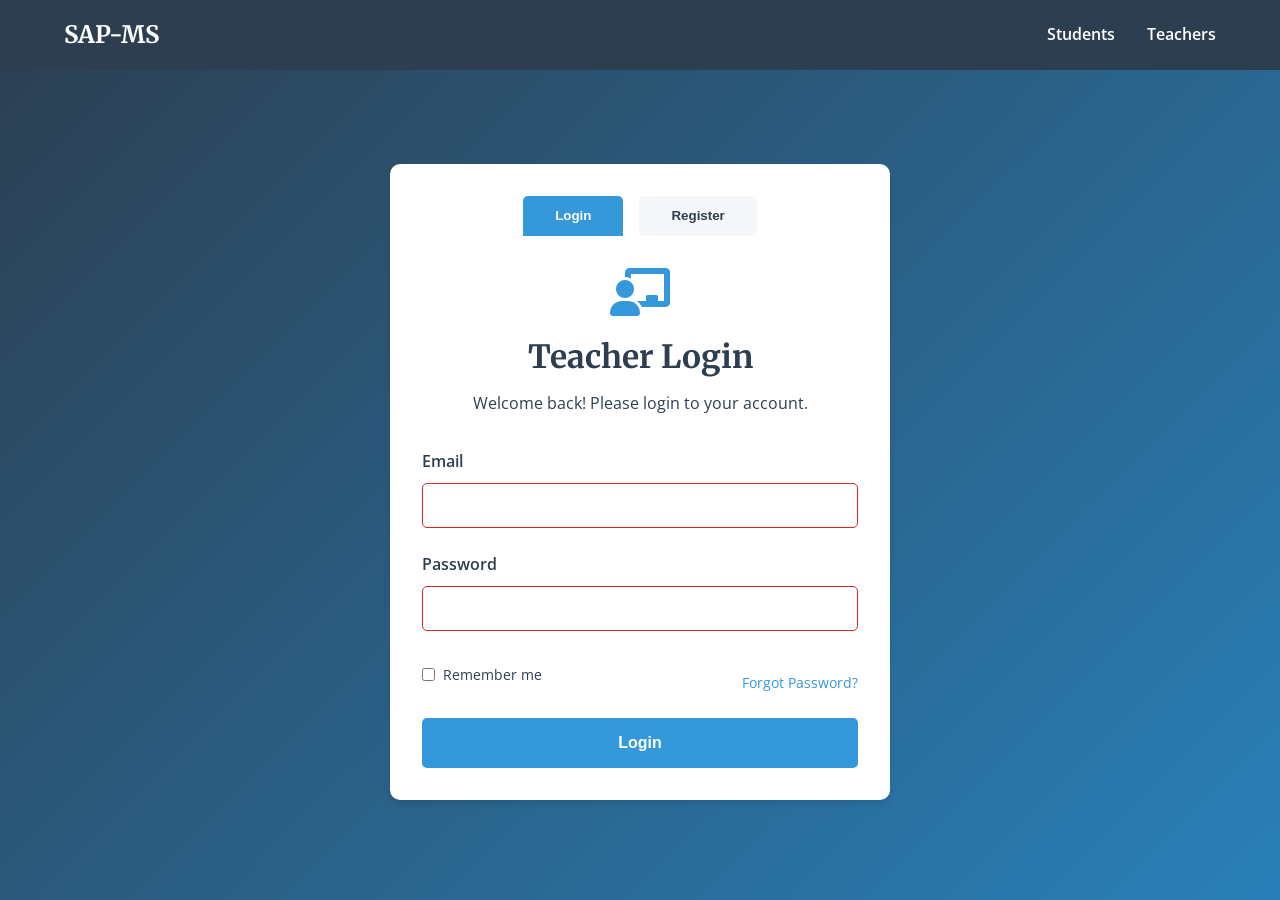
<file: teacher-auth.html>
<!DOCTYPE html>
<html lang="en">
<head>
    <meta charset="UTF-8">
    <meta name="viewport" content="width=device-width, initial-scale=1.0">
    <title>Teacher Authentication - SAPMS</title>
    <link rel="stylesheet" href="styles.css">
    <link rel="preconnect" href="https://fonts.googleapis.com">
    <link rel="preconnect" href="https://fonts.gstatic.com" crossorigin>
    <link href="https://fonts.googleapis.com/css2?family=Merriweather:wght@400;700&family=Open+Sans:wght@400;600&display=swap" rel="stylesheet">
    <link rel="stylesheet" href="https://cdnjs.cloudflare.com/ajax/libs/font-awesome/6.0.0/css/all.min.css">
    <style>
        .notification {
            position: fixed;
            top: 80px;
            left: 50%;
            transform: translateX(-50%);
            padding: 15px 30px;
            border-radius: 4px;
            color: white;
            font-weight: 500;
            display: none;
            z-index: 1500;
            animation: slideIn 0.5s ease-out;
            box-shadow: 0 4px 10px rgba(0, 0, 0, 0.2);
            min-width: 300px;
            text-align: center;
            font-size: 16px;
        }

        .notification.success {
            background-color: #2ecc71;
        }

        .notification.error {
            background-color: #e74c3c;
        }

        @keyframes slideIn {
            from {
                transform: translate(-50%, -100%);
                opacity: 0;
            }
            to {
                transform: translate(-50%, 0);
                opacity: 1;
            }
        }

        @keyframes slideOut {
            from {
                transform: translate(-50%, 0);
                opacity: 1;
            }
            to {
                transform: translate(-50%, -100%);
                opacity: 0;
            }
        }
        
        /* Verification step styles */
        .verification-step {
            display: none;
        }

        /* Improved verification code input UI */
        .verification-code-input {
            display: flex;
            justify-content: center;
            gap: 8px;
            margin: 20px 0;
        }

        .verification-code-input input {
            width: 50px;
            height: 60px;
            text-align: center;
            font-size: 24px;
            font-weight: bold;
            border: 2px solid #ddd;
            border-radius: 8px;
            background-color: #f8f9fa;
            box-shadow: 0 2px 5px rgba(0,0,0,0.1);
            transition: all 0.3s ease;
        }

        .verification-code-input input:focus {
            border-color: #3498db;
            box-shadow: 0 0 0 2px rgba(52, 152, 219, 0.3);
            outline: none;
            transform: translateY(-2px);
        }

        .verification-code-container {
            text-align: center;
            padding: 20px;
            background-color: #f8f9fa;
            border-radius: 10px;
            margin: 20px 0;
            box-shadow: 0 4px 6px rgba(0,0,0,0.05);
        }

        .verification-code-container p {
            margin-bottom: 15px;
            color: #555;
        }

        .resend-code {
            text-align: center;
            margin-top: 20px;
            font-size: 14px;
            color: #555;
        }

        .resend-code a {
            color: #3498db;
            text-decoration: none;
            font-weight: 600;
            padding: 5px 10px;
            border-radius: 4px;
            transition: all 0.2s;
        }

        .resend-code a:hover {
            background-color: #f0f0f0;
            text-decoration: none;
        }

        .timer {
            font-weight: bold;
            color: #e74c3c;
            margin-left: 5px;
        }
        
        .verification-title {
            color: #3498db;
            margin-bottom: 20px;
            font-size: 20px;
        }
        
        .verification-icon {
            font-size: 40px;
            color: #3498db;
            margin-bottom: 15px;
        }
    </style>
</head>
<body>
    <div id="notification" class="notification"></div>
    <nav class="navbar">
        <div class="logo">SAP-MS</div>
        <ul class="nav-links">
            <li><a href="student-auth.html">Students</a></li>
            <li><a href="teacher-auth.html">Teachers</a></li>
        </ul>
        <div class="hamburger">
            <span></span>
            <span></span>
            <span></span>
        </div>
    </nav>

    <section class="registration-section">
        <div class="registration-container">
            <div class="form-toggle">
                <button class="toggle-btn active" onclick="toggleForm('login')">Login</button>
                <button class="toggle-btn" onclick="toggleForm('register')">Register</button>
            </div>

            <!-- Login Form -->
            <div id="loginForm" class="form-container">
                <div class="registration-header">
                    <i class="fas fa-chalkboard-teacher"></i>
                    <h1>Teacher Login</h1>
                    <p>Welcome back! Please login to your account.</p>
                </div>
                <form class="registration-form" onsubmit="return handleLogin(event)">
                    <div class="form-group">
                        <label for="loginEmail">Email</label>
                        <input type="email" id="loginEmail" required>
                    </div>
                    <div class="form-group">
                        <label for="loginPassword">Password</label>
                        <input type="password" id="loginPassword" required>
                    </div>
                    <div class="checkbox-group">
                        <input type="checkbox" id="rememberMe">
                        <label for="rememberMe">Remember me</label>
                        <a href="#" class="forgot-password">Forgot Password?</a>
                    </div>
                    <button type="submit" class="submit-button">Login</button>
                </form>
            </div>

            <!-- Registration Form -->
            <div id="registerForm" class="form-container hidden">
                <div class="registration-header">
                    <i class="fas fa-chalkboard-teacher"></i>
                    <h1>Teacher Registration</h1>
                    <p>Create your teacher account to get started.</p>
                </div>
                <form class="registration-form" onsubmit="return handleRegister(event)">
                    <!-- Step 1: Basic Information -->
                    <div class="register-step-1">
                    <div class="form-group">
                        <label for="fullName">Full Name</label>
                        <input type="text" id="fullName" required>
                    </div>
                    <div class="form-group">
                        <label for="email">Email</label>
                        <input type="email" id="email" required>
                    </div>
                    <div class="form-group">
                        <label for="password">Password</label>
                        <input type="password" id="password" required>
                    </div>
                    <div class="form-group">
                        <label for="confirmPassword">Confirm Password</label>
                        <input type="password" id="confirmPassword" required>
                    </div>
                        <button type="button" class="submit-button" id="register-step-1-btn">Continue</button>
                    </div>
                    
                    <!-- Step 2: Verification Code -->
                    <div class="verification-step register-step-2">
                        <div class="verification-code-container">
                            <div class="verification-icon">
                                <i class="fas fa-envelope"></i>
                            </div>
                            <h3 class="verification-title">SAPMS Email Verification</h3>
                            <p>We've sent a 6-digit verification code to your email.</p>
                            <p>Please enter the code below to verify your account.</p>
                            <div class="verification-code-input">
                                <input type="text" maxlength="1" class="code-input" inputmode="numeric" pattern="[0-9]*">
                                <input type="text" maxlength="1" class="code-input" inputmode="numeric" pattern="[0-9]*">
                                <input type="text" maxlength="1" class="code-input" inputmode="numeric" pattern="[0-9]*">
                                <input type="text" maxlength="1" class="code-input" inputmode="numeric" pattern="[0-9]*">
                                <input type="text" maxlength="1" class="code-input" inputmode="numeric" pattern="[0-9]*">
                                <input type="text" maxlength="1" class="code-input" inputmode="numeric" pattern="[0-9]*">
                            </div>
                            <div class="resend-code">
                                <span>Didn't receive the code? </span>
                                <a href="#" id="register-resend-code">Resend</a>
                                <span id="register-resend-timer" class="timer"></span>
                            </div>
                        </div>
                        <button type="submit" class="submit-button">Create Account</button>
                    </div>
                </form>
            </div>
        </div>
    </section>

    <script>
        function showNotification(message, type = 'success') {
            const notification = document.getElementById('notification');
            notification.textContent = message;
            notification.className = `notification ${type}`;
            notification.style.display = 'block';

            // Hide notification after 3 seconds
            setTimeout(() => {
                notification.style.animation = 'slideOut 0.5s ease-out';
                setTimeout(() => {
                    notification.style.display = 'none';
                    notification.style.animation = 'slideIn 0.5s ease-out';
                }, 500);
            }, 3000);
        }

        function toggleForm(formType) {
            const loginForm = document.getElementById('loginForm');
            const registerForm = document.getElementById('registerForm');
            const loginBtn = document.querySelector('.toggle-btn:first-child');
            const registerBtn = document.querySelector('.toggle-btn:last-child');

            if (formType === 'login') {
                loginForm.classList.remove('hidden');
                registerForm.classList.add('hidden');
                loginBtn.classList.add('active');
                registerBtn.classList.remove('active');
                // Reset registration form
                resetRegisterForm();
            } else {
                loginForm.classList.add('hidden');
                registerForm.classList.remove('hidden');
                loginBtn.classList.remove('active');
                registerBtn.classList.add('active');
            }
        }
        
        function resetRegisterForm() {
            document.querySelector('.register-step-1').style.display = 'block';
            document.querySelector('.register-step-2').style.display = 'none';
            document.getElementById('registerForm').querySelector('form').reset();
            clearCodeInputs(document.querySelector('.register-step-2'));
        }
        
        function clearCodeInputs(container) {
            const codeInputs = container.querySelectorAll('.code-input');
            codeInputs.forEach(input => input.value = '');
        }
        
        // Initialize verification code input fields
        function initCodeInputs() {
            const codeInputFields = document.querySelectorAll('.verification-code-input');
            
            codeInputFields.forEach(container => {
                const inputs = container.querySelectorAll('input');
                
                inputs.forEach((input, index) => {
                    // Only allow digits
                    input.addEventListener('keypress', function(e) {
                        if (!/^\d$/.test(e.key)) {
                            e.preventDefault();
                        }
                    });
                    
                    // Focus next input when a digit is entered
                    input.addEventListener('input', function() {
                        if (this.value.length === this.maxLength) {
                            const next = inputs[index + 1];
                            if (next) next.focus();
                        }
                    });
                    
                    // Handle backspace key
                    input.addEventListener('keydown', function(e) {
                        if (e.key === 'Backspace' && !this.value) {
                            const prev = inputs[index - 1];
                            if (prev) prev.focus();
                        }
                    });
                    
                    // Handle paste event
                    input.addEventListener('paste', function(e) {
                        e.preventDefault();
                        const pasteData = e.clipboardData.getData('text').trim();
                        if (!/^\d+$/.test(pasteData)) return; // Only allow digits
                        
                        // Fill inputs with pasted code
                        for (let i = 0; i < Math.min(pasteData.length, inputs.length); i++) {
                            inputs[i].value = pasteData[i];
                        }
                        
                        // Focus the last filled input or the next empty one
                        const lastIndex = Math.min(pasteData.length, inputs.length) - 1;
                        if (lastIndex >= 0) inputs[lastIndex].focus();
                    });
                });
            });
        }
        
        // Get verification code from inputs
        function getVerificationCode(container) {
            const inputs = container.querySelectorAll('.code-input');
            let code = '';
            inputs.forEach(input => {
                code += input.value;
            });
            return code;
        }
        
        // Start countdown timer
        function startResendTimer(elementId, seconds, callback) {
            const timerElement = document.getElementById(elementId);
            let timeLeft = seconds;
            
            timerElement.textContent = `(${timeLeft}s)`;
            
            const interval = setInterval(() => {
                timeLeft--;
                timerElement.textContent = `(${timeLeft}s)`;
                
                if (timeLeft <= 0) {
                    clearInterval(interval);
                    timerElement.textContent = '';
                    callback();
                }
            }, 1000);
            
            return interval;
        }

        function handleLogin(event) {
            event.preventDefault();
            const email = document.getElementById('loginEmail').value;
            const password = document.getElementById('loginPassword').value;
            
            // Disable the submit button and show loading state
            const submitButton = event.target.querySelector('button[type="submit"]');
            const originalText = submitButton.innerHTML;
            submitButton.innerHTML = '<i class="fas fa-spinner fa-spin"></i> Logging in...';
            submitButton.disabled = true;
            
            const formData = new FormData();
            formData.append('action', 'login');
            formData.append('email', email);
            formData.append('password', password);
            
            fetch('teacher_auth.php', {
                method: 'POST',
                body: formData
            })
            .then(response => response.json())
            .then(data => {
                if (data.success) {
                    showNotification('Login successful! Redirecting...');
                    setTimeout(() => {
                        window.location.href = 'teacher-dashboard.html';
                    }, 1000);
                } else {
                    showNotification(data.message, 'error');
                }
            })
            .catch(error => {
                console.error('Error:', error);
                showNotification('An error occurred during login', 'error');
            })
            .finally(() => {
                // Reset button state
                submitButton.innerHTML = originalText;
                submitButton.disabled = false;
            });
            
            return false;
        }

        // Handle step 1 of registration
        document.getElementById('register-step-1-btn').addEventListener('click', function() {
            const fullName = document.getElementById('fullName').value;
            const email = document.getElementById('email').value;
            const password = document.getElementById('password').value;
            const confirmPassword = document.getElementById('confirmPassword').value;
            
            // Validate inputs
            if (!fullName) {
                showNotification('Full name is required', 'error');
                return;
            }
            
            if (!email) {
                showNotification('Email is required', 'error');
                return;
            }
            
            if (!password) {
                showNotification('Password is required', 'error');
                return;
            }

            if (password !== confirmPassword) {
                showNotification('Passwords do not match', 'error');
                return;
            }
            
            // Send verification code
            sendVerificationCode(email, false);
        });
        
        // Function to send verification code
        function sendVerificationCode(email, isLogin) {
            // Disable button and show loading
            const btn = document.getElementById('register-step-1-btn');
            const originalText = btn.innerHTML;
            btn.innerHTML = '<i class="fas fa-spinner fa-spin"></i> Sending...';
            btn.disabled = true;
            
            fetch('email_verification.php', {
                method: 'POST',
                headers: {
                    'Content-Type': 'application/x-www-form-urlencoded',
                    'Cache-Control': 'no-cache'
                },
                body: `action=send_verification_code&email=${encodeURIComponent(email)}&is_login=${isLogin}`
            })
            .then(response => {
                // Check if the response is valid JSON
                const contentType = response.headers.get("content-type");
                if (contentType && contentType.indexOf("application/json") !== -1) {
                    return response.json();
                } else {
                    // If not JSON, get the text and log it for debugging
                    return response.text().then(text => {
                        console.error("Received non-JSON response:", text);
                        throw new Error("Invalid response format");
                    });
                }
            })
            .then(data => {
                if (data.success) {
                    // Move to verification step
                    document.querySelector('.register-step-1').style.display = 'none';
                    document.querySelector('.register-step-2').style.display = 'block';
                    
                    // Start resend timer
                    let resendBtn = document.getElementById('register-resend-code');
                    resendBtn.style.pointerEvents = 'none';
                    resendBtn.style.opacity = '0.5';
                    
                    startResendTimer('register-resend-timer', 60, function() {
                        resendBtn.style.pointerEvents = 'auto';
                        resendBtn.style.opacity = '1';
                    });
                    
                    // Focus first input
                    document.querySelector('.register-step-2 .code-input').focus();
                    
                    showNotification(data.message);
                } else {
                    showNotification(data.message, 'error');
                }
            })
            .catch(error => {
                console.error("Error during verification code request:", error);
                showNotification('An error occurred. Please try again.', 'error');
            })
            .finally(() => {
                // Reset button
                btn.innerHTML = originalText;
                btn.disabled = false;
            });
        }

        function handleRegister(event) {
            event.preventDefault();
            
            // Check which step is visible
            if (document.querySelector('.register-step-2').style.display === 'none') {
                // If step 1 is visible, simulate click on the "Continue" button
                document.getElementById('register-step-1-btn').click();
                return;
            }
            
            const fullName = document.getElementById('fullName').value;
            const email = document.getElementById('email').value;
            const password = document.getElementById('password').value;
            const code = getVerificationCode(document.querySelector('.register-step-2'));

            // Validate code
            if (code.length !== 6) {
                showNotification('Please enter the complete 6-digit code', 'error');
                return;
            }

            // Disable the submit button and show loading state
            const submitButton = event.target.querySelector('button[type="submit"]');
            const originalText = submitButton.innerHTML;
            submitButton.innerHTML = '<i class="fas fa-spinner fa-spin"></i> Creating Account...';
            submitButton.disabled = true;

            // First verify the code
            fetch('email_verification.php', {
                method: 'POST',
                headers: {
                    'Content-Type': 'application/x-www-form-urlencoded',
                    'Cache-Control': 'no-cache'
                },
                body: `action=verify_code&code=${encodeURIComponent(code)}`
            })
            .then(response => {
                const contentType = response.headers.get("content-type");
                if (contentType && contentType.indexOf("application/json") !== -1) {
                    return response.json();
                } else {
                    return response.text().then(text => {
                        console.error("Received non-JSON response:", text);
                        throw new Error("Invalid response format");
                    });
                }
            })
            .then(data => {
                if (data.success) {
                    // Code verified, now register
                    return fetch('teacher_auth.php', {
                        method: 'POST',
                        headers: {
                            'Content-Type': 'application/x-www-form-urlencoded'
                        },
                        body: `action=register&fullName=${encodeURIComponent(fullName)}&email=${encodeURIComponent(email)}&password=${encodeURIComponent(password)}&confirmPassword=${encodeURIComponent(password)}`
                    }).then(response => response.json());
                } else {
                    throw new Error(data.message);
                }
            })
            .then(data => {
                if (data.success) {
                    showNotification('Registration successful! Please login with your new account.');
                    setTimeout(() => {
                        // Reset and switch to login form
                        resetRegisterForm();
                        toggleForm('login');
                    }, 2000);
                } else {
                    showNotification(data.message, 'error');
                }
            })
            .catch(error => {
                console.error("Error during registration:", error);
                showNotification(error.message || 'An error occurred. Please try again.', 'error');
            })
            .finally(() => {
                // Reset button state
                submitButton.innerHTML = originalText;
                submitButton.disabled = false;
            });
            
            return false;
        }
        
        // Handle resend code
        document.getElementById('register-resend-code').addEventListener('click', function(e) {
            e.preventDefault();
            
            const email = document.getElementById('email').value;
            sendVerificationCode(email, false);
        });

        // Mobile menu toggle
        document.querySelector('.hamburger').addEventListener('click', function() {
            document.querySelector('.nav-links').classList.toggle('active');
        });
        
        // Initialize verification code inputs when document is loaded
        document.addEventListener('DOMContentLoaded', function() {
            initCodeInputs();
        });
    </script>
</body>
</html>
</file>
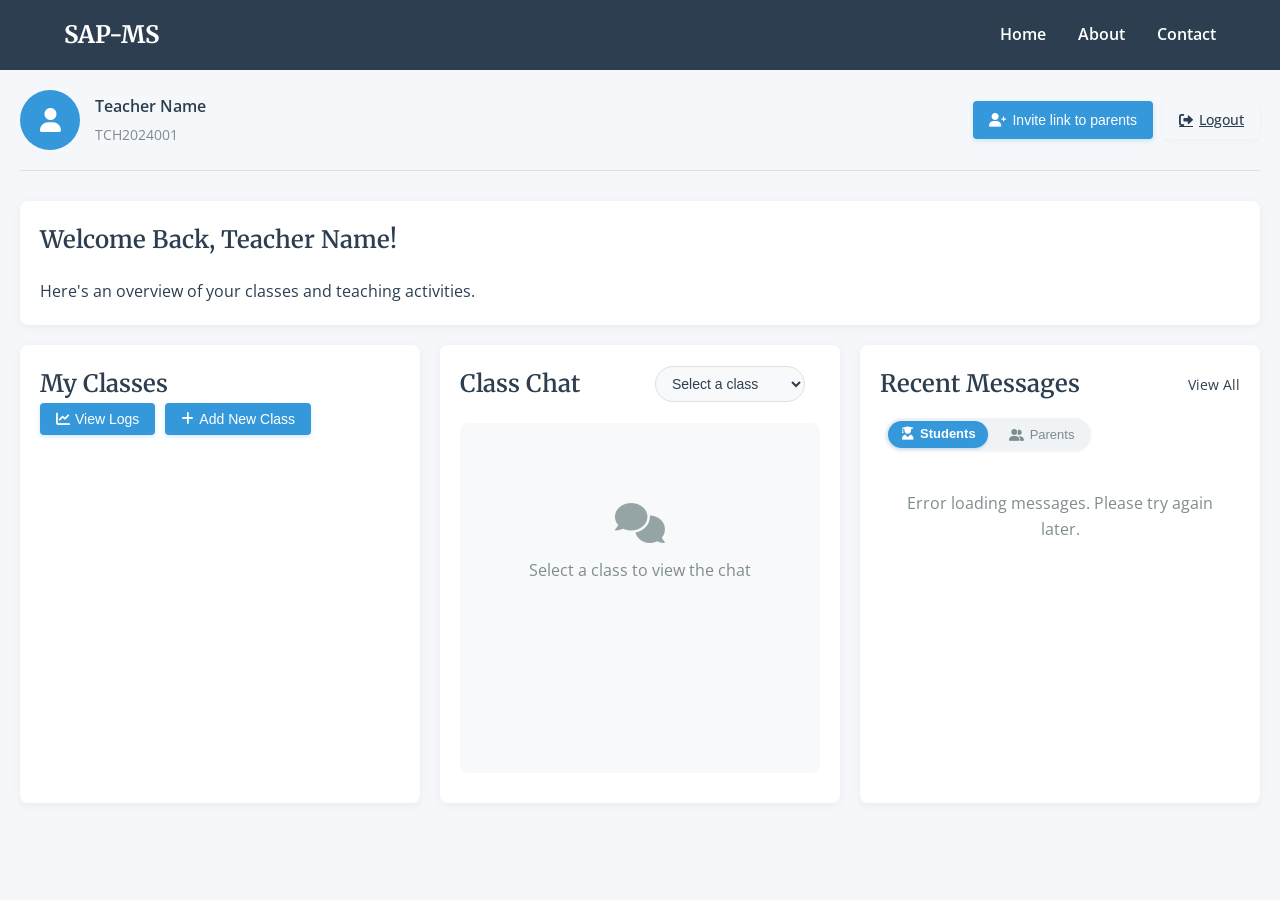
<file: teacher-dashboard.html>
<!DOCTYPE html>
<html lang="en">
<head>
    <meta charset="UTF-8">
    <meta name="viewport" content="width=device-width, initial-scale=1.0">
    <title>Teacher Dashboard - StudyHub</title>
    <link rel="stylesheet" href="styles.css">
    <link rel="preconnect" href="https://fonts.googleapis.com">
    <link rel="preconnect" href="https://fonts.gstatic.com" crossorigin>
    <link href="https://fonts.googleapis.com/css2?family=Merriweather:wght@400;700&family=Open+Sans:wght@400;600&display=swap" rel="stylesheet">
    <link rel="stylesheet" href="https://cdnjs.cloudflare.com/ajax/libs/font-awesome/6.0.0/css/all.min.css">
    <style>
        /* Dashboard specific styles */
        .dashboard-container {
            min-height: calc(100vh - 70px);
            padding: 20px;
            background-color: #f5f7fa;
            margin-top: 70px;
        }
        
        .user-profile {
            display: flex;
            align-items: center;
            gap: 15px;
            margin-bottom: 30px;
            padding-bottom: 20px;
            border-bottom: 1px solid #e0e0e0;
        }
        
        .user-avatar {
            width: 60px;
            height: 60px;
            border-radius: 50%;
            background-color: #3498db;
            display: flex;
            align-items: center;
            justify-content: center;
            font-size: 24px;
            color: white;
        }
        
        .user-info {
            flex: 1;
        }
        
        .user-name {
            font-weight: 600;
            margin-bottom: 5px;
            color: #2c3e50;
        }
        
        .user-id {
            font-size: 14px;
            color: #7f8c8d;
        }
        
        .dashboard-header {
            display: flex;
            justify-content: space-between;
            align-items: center;
            margin-bottom: 20px;
        }
        
        .dashboard-title {
            font-size: 24px;
            font-weight: 700;
            color: #2c3e50;
        }
        
        .dashboard-actions {
            display: flex;
            gap: 10px;
        }
        
        .dashboard-card {
            background-color: white;
            border-radius: 8px;
            box-shadow: 0 2px 10px rgba(0, 0, 0, 0.05);
            padding: 20px;
            margin-bottom: 20px;
        }
        
        .card-header {
            display: flex;
            justify-content: space-between;
            align-items: center;
            margin-bottom: 20px;
            width: 100%;
            flex-wrap: wrap;
        }
        
        .card-title {
            margin: 0;
            color: var(--primary-color);
            font-weight: 600;
            font-size: 1.5rem;
        }
        
        .card-header-actions {
            display: flex;
            gap: 10px;
        }
        
        .card-action {
            margin-left: auto;
            color: var(--primary-color);
            text-decoration: none;
            font-size: 0.9rem;
        }
        
        .empty-state {
            text-align: center;
            padding: 30px 0;
            color: #7f8c8d;
        }
        
        .empty-state i {
            font-size: 48px;
            margin-bottom: 15px;
            color: #bdc3c7;
        }
        
        .empty-state p {
            margin-bottom: 20px;
        }
        
        .btn-primary, .btn-secondary, .btn-danger {
            border: none;
            border-radius: 4px;
            cursor: pointer;
            font-size: 14px;
            transition: all 0.2s ease;
            display: inline-flex;
            align-items: center;
            justify-content: center;
            gap: 6px;
            padding: 8px 16px;
            font-weight: 500;
            text-align: center;
        }
        
        .btn-primary {
            background-color: #3498db;
            color: white;
            text-decoration: none;
            box-shadow: 0 2px 4px rgba(52, 152, 219, 0.2);
        }
        
        .btn-primary:hover {
            background-color: #2980b9;
            transform: translateY(-2px);
            box-shadow: 0 4px 8px rgba(52, 152, 219, 0.3);
        }
        
        .btn-primary:active {
            transform: translateY(0);
            box-shadow: 0 2px 4px rgba(52, 152, 219, 0.2);
        }
        
        .btn-secondary {
            background-color: #f5f7fa;
            color: #2c3e50;
            box-shadow: 0 2px 4px rgba(0, 0, 0, 0.05);
        }
        
        .btn-secondary:hover {
            background-color: #e0e0e0;
            transform: translateY(-2px);
            box-shadow: 0 4px 8px rgba(0, 0, 0, 0.08);
            color: #1a2533;
        }
        
        .btn-secondary:active {
            transform: translateY(0);
            box-shadow: 0 2px 4px rgba(0, 0, 0, 0.05);
        }
        
        .btn-danger {
            background-color: #e74c3c;
            color: white;
            box-shadow: 0 2px 4px rgba(231, 76, 60, 0.2);
        }
        
        .btn-danger:hover {
            background-color: #c0392b;
            transform: translateY(-2px);
            box-shadow: 0 4px 8px rgba(231, 76, 60, 0.3);
        }
        
        .btn-danger:active {
            transform: translateY(0);
            box-shadow: 0 2px 4px rgba(231, 76, 60, 0.2);
        }

        /* Classes Grid Styles */
        .classes-grid {
            display: grid;
            grid-template-columns: repeat(auto-fill, minmax(250px, 1fr));
            gap: 20px;
            margin-top: 20px;
        }

        .class-card {
            background-color: white;
            border-radius: 8px;
            box-shadow: 0 2px 10px rgba(0, 0, 0, 0.05);
            padding: 20px;
            transition: all 0.3s ease;
            cursor: pointer;
            text-decoration: none;
            color: inherit;
            border: 1px solid transparent;
            position: relative;
            overflow: hidden;
        }

        .class-card:hover {
            transform: translateY(-5px);
            box-shadow: 0 8px 20px rgba(52, 152, 219, 0.15);
            border-color: rgba(52, 152, 219, 0.1);
        }
        
        .class-card:active {
            transform: translateY(-2px);
            box-shadow: 0 5px 15px rgba(0, 0, 0, 0.1);
        }
        
        .class-card::after {
            content: '';
            position: absolute;
            top: 0;
            left: 0;
            width: 100%;
            height: 0;
            background: linear-gradient(to bottom, rgba(52, 152, 219, 0.05), transparent);
            transition: height 0.3s ease;
        }
        
        .class-card:hover::after {
            height: 100%;
        }

        .class-header {
            display: flex;
            justify-content: space-between;
            align-items: center;
            margin-bottom: 15px;
        }

        .class-title {
            font-size: 18px;
            font-weight: 600;
            color: #2c3e50;
        }

        .class-code {
            font-size: 14px;
            color: #7f8c8d;
            background-color: #f5f7fa;
            padding: 4px 8px;
            border-radius: 4px;
        }

        .class-info {
            margin-bottom: 15px;
        }

        .class-info-item {
            display: flex;
            align-items: center;
            margin-bottom: 8px;
            color: #34495e;
        }

        .class-info-item i {
            margin-right: 10px;
            color: #3498db;
            width: 20px;
            text-align: center;
        }

        .class-actions {
            display: flex;
            gap: 10px;
            margin-top: 15px;
        }

        .btn-secondary {
            background-color: #f5f7fa;
            color: #2c3e50;
            border: none;
            padding: 8px 16px;
            border-radius: 4px;
            cursor: pointer;
            font-size: 14px;
            transition: all 0.3s ease;
            box-shadow: 0 2px 4px rgba(0,0,0,0.03);
        }

        .btn-secondary:hover {
            background-color: #e0e0e0;
            transform: translateY(-2px);
            box-shadow: 0 4px 8px rgba(0,0,0,0.08);
            color: #1a2533;
        }
        
        .btn-secondary:active {
            transform: translateY(0);
            box-shadow: 0 2px 4px rgba(0,0,0,0.05);
        }

        /* Modal Styles */
        .modal {
            display: none;
            position: fixed;
            top: 0;
            left: 0;
            width: 100%;
            height: 100%;
            background-color: rgba(0, 0, 0, 0.5);
            z-index: 2000;
            align-items: center;
            justify-content: center;
        }

        .modal-content {
            background-color: white;
            padding: 30px;
            border-radius: 8px;
            width: 90%;
            max-width: 600px;
            position: relative;
            box-shadow: 0 4px 20px rgba(0, 0, 0, 0.15);
            max-height: 90vh;
            overflow-y: auto;
            z-index: 2001;
        }

        .class-details {
            margin-top: 20px;
        }

        .class-details-section {
            margin-bottom: 20px;
            padding-bottom: 20px;
            border-bottom: 1px solid #ecf0f1;
        }

        .class-details-section:last-child {
            border-bottom: none;
            margin-bottom: 0;
            padding-bottom: 0;
        }

        .class-details-title {
            font-size: 16px;
            font-weight: 600;
            color: #2c3e50;
            margin-bottom: 10px;
        }

        .class-details-list {
            list-style: none;
            padding: 0;
            margin: 0;
        }

        .class-details-item {
            display: flex;
            align-items: center;
            padding: 8px 0;
            color: #34495e;
        }

        .class-details-item i {
            margin-right: 10px;
            color: #3498db;
            width: 20px;
            text-align: center;
        }

        .class-actions-row {
            display: flex;
            flex-wrap: nowrap;
            gap: 8px;
            margin-top: 20px;
            justify-content: space-between;
            overflow-x: auto;
            padding-bottom: 5px; /* For scrollbar space if needed */
        }

        /* Ensure buttons in class actions have consistent width and don't overflow */
        .class-actions-row button {
            flex: 1 1 0;
            min-width: 75px;
            max-width: none;
            white-space: nowrap;
            overflow: hidden;
            text-overflow: ellipsis;
            padding: 8px 12px;
            display: flex;
            align-items: center;
            justify-content: center;
            gap: 5px;
            font-size: 13px;
        }
        
        /* Make sure buttons stay horizontal even on small screens */
        @media (max-width: 768px) {
            .class-actions-row {
                flex-direction: row;
                justify-content: flex-start;
            }
            
            .class-actions-row button {
                padding: 6px 10px;
                font-size: 12px;
            }
            
            .class-actions-row button i {
                margin-right: 3px;
            }
        }
        
        /* Media query for medium screens */
        @media (min-width: 769px) and (max-width: 1200px) {
            .class-actions-row button {
                padding: 8px 12px;
                font-size: 13px;
            }
        }

        .btn-danger {
            background-color: #e74c3c;
            color: white;
            border: none;
            padding: 8px 16px;
            border-radius: 4px;
            cursor: pointer;
            font-size: 14px;
            transition: all 0.3s ease;
            box-shadow: 0 2px 4px rgba(231, 76, 60, 0.2);
        }

        .btn-danger:hover {
            background-color: #c0392b;
            transform: translateY(-2px);
            box-shadow: 0 4px 8px rgba(231, 76, 60, 0.3);
        }
        
        .btn-danger:active {
            transform: translateY(0);
            box-shadow: 0 2px 4px rgba(231, 76, 60, 0.2);
        }
        
        /* Announcement button styling */
        .announcement-btn {
            background-color: #16a085;
            box-shadow: 0 2px 5px rgba(22, 160, 133, 0.2);
            font-weight: 600;
            letter-spacing: 0.2px;
        }
        
        .announcement-btn:hover {
            background-color: #1abc9c;
            transform: translateY(-2px);
            box-shadow: 0 4px 8px rgba(22, 160, 133, 0.3);
        }
        
        .announcement-btn:active {
            transform: translateY(0);
            box-shadow: 0 2px 5px rgba(22, 160, 133, 0.2);
        }
        
        .announcement-btn i {
            margin-right: 5px;
        }

        .student-list {
            max-height: 200px;
            overflow-y: auto;
            margin-top: 10px;
        }

        .student-item {
            display: flex;
            align-items: center;
            padding: 8px;
            border-radius: 4px;
            background-color: #f5f7fa;
            margin-bottom: 5px;
        }

        .student-item:last-child {
            margin-bottom: 0;
        }

        .student-avatar {
            width: 32px;
            height: 32px;
            border-radius: 50%;
            background-color: #3498db;
            display: flex;
            align-items: center;
            justify-content: center;
            margin-right: 10px;
            color: white;
            font-size: 14px;
        }

        .modal-header {
            margin-bottom: 20px;
        }

        .modal-title {
            font-size: 24px;
            color: #2c3e50;
            margin-bottom: 10px;
        }

        .modal-subtitle {
            color: #7f8c8d;
            font-size: 14px;
        }

        .close-modal {
            position: absolute;
            top: 15px;
            right: 15px;
            font-size: 24px;
            color: #7f8c8d;
            cursor: pointer;
            background: none;
            border: none;
            padding: 0;
        }

        .close-modal:hover {
            color: #2c3e50;
        }

        .form-group {
            margin-bottom: 20px;
        }

        .form-group label {
            display: block;
            margin-bottom: 8px;
            color: #2c3e50;
            font-weight: 600;
        }

        .form-group input {
            width: 100%;
            padding: 10px;
            border: 1px solid #e0e0e0;
            border-radius: 4px;
            font-size: 14px;
        }

        .form-group input:focus {
            outline: none;
            border-color: #3498db;
        }

        .class-code-display {
            background-color: #f5f7fa;
            padding: 10px;
            border-radius: 4px;
            font-family: monospace;
            color: #2c3e50;
            text-align: center;
            margin-bottom: 20px;
        }

        .modal-actions {
            display: flex;
            justify-content: flex-end;
            gap: 10px;
            margin-top: 20px;
        }

        .btn-cancel {
            background-color: #f5f7fa;
            color: #2c3e50;
            border: none;
            padding: 10px 20px;
            border-radius: 4px;
            cursor: pointer;
            font-size: 14px;
            transition: all 0.3s ease;
            box-shadow: 0 2px 4px rgba(0,0,0,0.03);
        }

        .btn-cancel:hover {
            background-color: #e0e0e0;
            transform: translateY(-2px);
            box-shadow: 0 4px 8px rgba(0,0,0,0.08);
        }
        
        .btn-cancel:active {
            transform: translateY(0);
            box-shadow: 0 2px 4px rgba(0,0,0,0.05);
        }

        /* Responsive styles */
        @media (max-width: 768px) {
            .classes-grid {
                grid-template-columns: 1fr;
            }

            .user-profile {
                flex-direction: column;
                text-align: center;
            }

            .dashboard-actions {
                flex-direction: column;
            }

            .btn-primary {
                width: 100%;
            }
            
            .dashboard-flex-container {
                flex-direction: column;
            }
            
            .dashboard-card.flex-item {
                width: 100%;
                margin-right: 0;
            }
        }

        /* Dashboard Flex Container Styles */
        .dashboard-flex-container {
            display: flex;
            gap: 20px;
            margin-bottom: 20px;
            flex-wrap: wrap;
        }
        
        .dashboard-card.flex-item {
            flex: 1;
            min-width: 300px; /* Minimum width to ensure good readability */
            min-height: 400px; /* Ensure consistent height */
        }
        
        /* Media query for better responsive layout */
        @media (max-width: 1200px) {
            .dashboard-flex-container {
                flex-direction: column;
            }
            
            .dashboard-card.flex-item {
                width: 100%;
            }
        }
        
        /* Ensure the classes grid works well in the flex layout */
        .dashboard-card.flex-item .classes-grid {
            max-height: 600px;
            overflow-y: auto;
        }
        
        /* Make sure recent messages container has good scrolling */
        #recent-messages-container,
        #recent-parent-messages-container {
            max-height: 600px;
            overflow-y: auto;
        }

        /* Add Lesson Modal Styles */
        .file-list {
            margin-top: 10px;
        }
        
        .file-item {
            display: flex;
            align-items: center;
            gap: 10px;
            padding: 8px;
            background-color: #f5f7fa;
            border-radius: 4px;
            margin-bottom: 5px;
        }
        
        .file-item i {
            color: #3498db;
        }
        
        .file-size {
            color: #7f8c8d;
            font-size: 12px;
        }
        
        textarea {
            width: 100%;
            padding: 10px;
            border: 1px solid #e0e0e0;
            border-radius: 4px;
            font-size: 14px;
            resize: vertical;
        }
        
        textarea:focus {
            outline: none;
            border-color: #3498db;
        }

        /* Tab Styles */
        .tabs {
            display: flex;
            gap: 10px;
            margin-bottom: 20px;
            border-bottom: 1px solid #e0e0e0;
            padding-bottom: 10px;
        }
        
        .tab-btn {
            padding: 10px 20px;
            border: none;
            background: none;
            cursor: pointer;
            font-size: 14px;
            color: #7f8c8d;
            position: relative;
            transition: all 0.3s ease;
        }
        
        .tab-btn:hover {
            color: #34495e;
            transform: translateY(-1px);
        }
        
        .tab-btn:active {
            transform: translateY(0);
        }
        
        .tab-btn.active {
            color: #3498db;
            font-weight: 600;
        }
        
        .tab-btn.active::after {
            content: '';
            position: absolute;
            bottom: -11px;
            left: 0;
            width: 100%;
            height: 2px;
            background-color: #3498db;
            transition: all 0.3s ease;
        }
        
        .tab-btn:hover::after {
            content: '';
            position: absolute;
            bottom: -11px;
            left: 0;
            width: 100%;
            height: 2px;
            background-color: #bdc3c7;
            opacity: 0.5;
        }
        
        .tab-pane {
            display: none;
        }
        
        .tab-pane.active {
            display: block;
        }
        
        /* Lessons Grid Styles */
        .lessons-grid {
            display: grid;
            grid-template-columns: repeat(auto-fill, minmax(250px, 1fr));
            gap: 15px;
            margin-top: 20px;
        }
        
        .lessons-grid .empty-state {
            grid-column: 1 / -1;
            text-align: center;
            padding: 40px 20px;
            background-color: white;
            border-radius: 8px;
            box-shadow: 0 2px 10px rgba(0, 0, 0, 0.05);
        }
        
        .lessons-grid .empty-state i {
            font-size: 48px;
            color: #bdc3c7;
            margin-bottom: 15px;
        }
        
        .lessons-grid .empty-state p {
            color: #7f8c8d;
            margin-bottom: 10px;
        }
        
        .lessons-grid .empty-state p:last-child {
            margin-bottom: 0;
        }
        
        .lesson-card {
            background-color: white;
            border-radius: 8px;
            box-shadow: 0 2px 10px rgba(0, 0, 0, 0.05);
            padding: 15px;
            position: relative;
        }
        
        .lesson-card:hover {
            box-shadow: 0 5px 15px rgba(0, 0, 0, 0.1);
        }
        
        .lesson-title {
            font-size: 16px;
            font-weight: 600;
            color: #2c3e50;
            margin-bottom: 10px;
        }
        
        .lesson-description {
            font-size: 14px;
            color: #7f8c8d;
            margin-bottom: 15px;
            display: -webkit-box;
            -webkit-line-clamp: 2;
            -webkit-box-orient: vertical;
            overflow: hidden;
        }
        
        .lesson-files {
            display: flex;
            flex-wrap: wrap;
            gap: 5px;
            margin-bottom: 15px;
        }
        
        .file-badge {
            background-color: #f5f7fa;
            padding: 4px 8px;
            border-radius: 4px;
            font-size: 12px;
            color: #2c3e50;
            display: flex;
            align-items: center;
            gap: 5px;
        }
        
        .file-badge i {
            color: #3498db;
        }
        
        .lesson-actions {
            display: flex;
            justify-content: flex-end;
            gap: 10px;
        }
        
        .btn-delete {
            background-color: #f5f7fa;
            color: #e74c3c;
            border: none;
            padding: 6px 12px;
            border-radius: 4px;
            cursor: pointer;
            font-size: 14px;
            transition: all 0.3s ease;
            box-shadow: 0 1px 3px rgba(0,0,0,0.03);
        }
        
        .btn-delete:hover {
            background-color: #fde8e8;
            transform: translateY(-2px);
            box-shadow: 0 3px 6px rgba(231, 76, 60, 0.15);
            color: #c0392b;
        }
        
        .btn-delete:active {
            transform: translateY(0);
            box-shadow: 0 1px 3px rgba(0,0,0,0.05);
        }

        /* Due date styles */
        .due-date-info {
            background-color: #f5f7fa;
            padding: 6px 12px;
            border-radius: 4px;
            font-size: 14px;
            color: #2c3e50;
            display: inline-flex;
            align-items: center;
            gap: 5px;
            margin-bottom: 10px;
        }

        .due-date-info i {
            color: #3498db;
        }

        .due-date-info.expired {
            background-color: #fde8e8;
        }

        .due-date-info.expired i,
        .due-date-info.expired span {
            color: #e74c3c;
        }
        
        /* Score info styles */
        .score-info {
            background-color: #eef7ff;
            padding: 6px 12px;
            border-radius: 4px;
            font-size: 14px;
            color: #2c3e50;
            display: inline-flex;
            align-items: center;
            gap: 5px;
            margin-bottom: 10px;
            margin-left: 8px;
        }
        
        .score-info i {
            color: #f39c12;
        }
        
        .assessment-meta {
            display: flex;
            flex-wrap: wrap;
            gap: 5px;
            margin-bottom: 5px;
        }

        /* Date Time Picker Styles */
        .date-time-picker {
            display: flex;
            gap: 10px;
            margin-bottom: 5px;
        }

        .date-picker, .time-picker {
            flex: 1;
        }

        .input-wrapper {
            position: relative;
            display: flex;
            align-items: center;
            background-color: #f5f7fa;
            border-radius: 4px;
            border: 1px solid #e0e0e0;
            padding: 8px 12px;
            transition: border-color 0.3s, box-shadow 0.3s;
        }

        .input-wrapper:focus-within {
            border-color: #3498db;
            box-shadow: 0 0 0 3px rgba(52, 152, 219, 0.1);
        }

        .input-wrapper i {
            color: #3498db;
            margin-right: 8px;
            font-size: 16px;
        }

        .input-wrapper input[type="date"],
        .input-wrapper input[type="time"] {
            border: none;
            background: transparent;
            width: 100%;
            padding: 0;
            outline: none;
            font-size: 14px;
            color: #2c3e50;
        }

        /* Remove browser default styling for date and time inputs */
        input[type="date"]::-webkit-calendar-picker-indicator,
        input[type="time"]::-webkit-calendar-picker-indicator {
            background: transparent;
            color: #3498db;
            cursor: pointer;
        }

        /* Detail Modal Styles */
        .lesson-details, .assessment-details {
            margin-top: 20px;
        }
        
        .lesson-details-section, .assessment-details-section {
            margin-bottom: 25px;
            padding-bottom: 15px;
            border-bottom: 1px solid #ecf0f1;
        }
        
        .lesson-details-section:last-child, .assessment-details-section:last-child {
            border-bottom: none;
            margin-bottom: 0;
            padding-bottom: 0;
        }
        
        .section-title {
            font-size: 16px;
            font-weight: 600;
            color: #2c3e50;
            margin-bottom: 10px;
        }
        
        /* Make cards clickable */
        .lesson-card, .assessment-card {
            position: relative;
            cursor: pointer;
            transition: all 0.3s ease;
            border: 1px solid transparent;
            overflow: hidden;
        }
        
        .lesson-card:hover, .assessment-card:hover {
            transform: translateY(-5px);
            box-shadow: 0 10px 20px rgba(52, 152, 219, 0.15);
            border-color: rgba(52, 152, 219, 0.1);
        }
        
        .lesson-card:active, .assessment-card:active {
            transform: translateY(-2px);
            box-shadow: 0 5px 15px rgba(0, 0, 0, 0.1);
        }
        
        .lesson-card::after, .assessment-card::after {
            content: '';
            position: absolute;
            top: 0;
            left: 0;
            width: 100%;
            height: 0;
            background: linear-gradient(to bottom, rgba(52, 152, 219, 0.05), transparent);
            transition: height 0.3s ease;
            z-index: 0;
        }
        
        .lesson-card:hover::after, .assessment-card:hover::after {
            height: 100%;
        }
        
        .lesson-card .lesson-actions, .assessment-card .lesson-actions {
            position: relative;
            z-index: 5;
        }
        
        /* File list in details */
        .detail-file-item {
            display: flex;
            align-items: center;
            padding: 10px;
            background-color: #f5f7fa;
            border-radius: 4px;
            margin-bottom: 8px;
            transition: background-color 0.2s;
        }
        
        .detail-file-item:hover {
            background-color: #edf2f7;
        }
        
        .detail-file-item i {
            color: #3498db;
            margin-right: 10px;
            font-size: 18px;
        }
        
        .detail-file-item .file-info {
            flex: 1;
        }
        
        .detail-file-item .file-name {
            font-weight: 500;
            color: #2c3e50;
            margin-bottom: 2px;
        }
        
        .detail-file-item .file-meta {
            font-size: 12px;
            color: #7f8c8d;
        }
        
        .detail-file-item .file-download {
            color: #3498db;
            background: none;
            border: none;
            cursor: pointer;
            font-size: 14px;
            transition: all 0.3s ease;
            padding: 4px 8px;
            border-radius: 3px;
        }
        
        .detail-file-item .file-download:hover {
            background-color: rgba(52, 152, 219, 0.1);
            color: #2980b9;
            transform: translateY(-1px);
            text-decoration: none;
        }
        
        .detail-file-item .file-download:active {
            transform: translateY(0);
        }

        /* Make sure the modals appear on top */
        #lessonDetailsModal,
        #assessmentDetailsModal,
        #addLessonModal,
        #addAssessmentModal,
        #manageClassModal,
        #classDetailsModal,
        #addClassModal {
            z-index: 2000;
        }
        
        /* Make sure modal content appears correctly */
        #lessonDetailsModal .modal-content,
        #assessmentDetailsModal .modal-content,
        #addLessonModal .modal-content,
        #addAssessmentModal .modal-content,
        #manageClassModal .modal-content,
        #classDetailsModal .modal-content,
        #addClassModal .modal-content {
            z-index: 2001;
            position: relative;
        }
        
        /* Nested modal styles for better layering */
        .modal.active + .modal.active {
            background-color: rgba(0, 0, 0, 0.7);
        }
        
        /* Make the stacked modal content stand out more */
        .modal[style*="z-index: 201"] .modal-content {
            box-shadow: 0 8px 30px rgba(0, 0, 0, 0.3);
            border: 1px solid rgba(255, 255, 255, 0.1);
        }
        
        /* Ensure modals are displayed properly */
        .modal.active {
            display: flex !important;
        }

        /* Student list styles */
        .student-list-header {
            margin-bottom: 15px;
            padding-bottom: 10px;
            border-bottom: 1px solid #ecf0f1;
        }
        
        .student-list-header h3 {
            font-size: 18px;
            color: #2c3e50;
            font-weight: 600;
        }
        
        .student-list {
            max-height: 500px;
            overflow-y: auto;
        }
        
        .student-item {
            display: flex;
            align-items: center;
            padding: 15px;
            border-radius: 8px;
            background-color: white;
            margin-bottom: 10px;
            box-shadow: 0 2px 10px rgba(0, 0, 0, 0.05);
            transition: transform 0.2s, box-shadow 0.2s;
        }
        
        .student-item:hover {
            transform: translateY(-2px);
            box-shadow: 0 5px 15px rgba(0, 0, 0, 0.1);
        }
        
        .student-item .student-avatar {
            width: 50px;
            height: 50px;
            border-radius: 50%;
            background-color: #3498db;
            display: flex;
            align-items: center;
            justify-content: center;
            margin-right: 15px;
            color: white;
            font-size: 20px;
            flex-shrink: 0;
        }
        
        .student-item .student-info {
            flex: 1;
        }
        
        .student-item .student-name {
            font-weight: 600;
            font-size: 16px;
            color: #2c3e50;
            margin-bottom: 3px;
        }
        
        .student-item .student-email {
            color: #7f8c8d;
            font-size: 14px;
            margin-bottom: 3px;
        }
        
        .student-item .student-id-number {
            color: #7f8c8d;
            font-size: 14px;
        }
        
        .student-item .enrollment-date {
            color: #7f8c8d;
            font-size: 12px;
            margin-top: 3px;
        }
        
        .student-item .student-status {
            padding: 6px 12px;
            border-radius: 20px;
            font-size: 12px;
            font-weight: 600;
            text-transform: capitalize;
        }
        
        .student-item .student-status.active {
            background-color: #dcfce7;
            color: #16a34a;
        }
        
        .student-item .student-status.inactive {
            background-color: #fee2e2;
            color: #e74c3c;
        }
        
        .student-item .btn-remove-student {
            background-color: #fee2e2;
            color: #e74c3c;
            border: none;
            border-radius: 4px;
            padding: 6px 12px;
            font-size: 13px;
            cursor: pointer;
            transition: all 0.2s;
            display: flex;
            align-items: center;
            gap: 5px;
            margin-left: 15px;
        }
        
        .student-item .btn-remove-student:hover {
            background-color: #fecaca;
        }
        
        .student-item .btn-remove-student:active {
            transform: scale(0.95);
        }
        
        .student-item .btn-remove-student i {
            font-size: 12px;
        }
        
        .student-item .btn-remove-student:disabled {
            opacity: 0.7;
            cursor: not-allowed;
        }
        
        .loading-state {
            text-align: center;
            padding: 30px 0;
            color: #7f8c8d;
        }
        
        .loading-state i {
            font-size: 24px;
            margin-bottom: 10px;
            color: #3498db;
        }

        /* Notification animations */
        @keyframes fadeIn {
            from {
                opacity: 0;
                transform: translate(-50%, -20px);
            }
            to {
                opacity: 1;
                transform: translate(-50%, 0);
            }
        }
        
        @keyframes fadeOut {
            from {
                opacity: 1;
                transform: translate(-50%, 0);
            }
            to {
                opacity: 0;
                transform: translate(-50%, -20px);
            }
        }

        /* Student count styles */
        .student-count {
            font-size: 1.2rem;
            font-weight: 600;
            color: #3498db;
            background-color: #eef7fe;
            padding: 8px 16px;
            border-radius: 6px;
            display: inline-block;
            margin-top: 5px;
            border-left: 3px solid #3498db;
        }
        
        /* Ensure modals are displayed properly */
        .modal.active {
            display: flex !important;
        }

        /* Submissions Modal Specific Styles */
        #submissionsModal .modal-content {
            max-width: 900px;
            padding: 0;
            border-radius: 12px;
            box-shadow: 0 15px 50px rgba(0, 0, 0, 0.3);
            border: 1px solid rgba(52, 152, 219, 0.2);
            overflow: hidden;
        }
        
        #submissionsModal .modal-header {
            background-color: #3498db;
            padding: 8px 20px;
            margin-bottom: 0;
            border-bottom: 1px solid rgba(255, 255, 255, 0.1);
            text-align: center;
            position: relative;
        }
        
        #submissionsModal .modal-title {
            color: white;
            font-size: 24px;
            font-weight: 600;
            margin-bottom: 2px;
            text-align: center;
            margin-top: 10px;
        }
        
        #submissionsModal .modal-subtitle {
            color: rgba(255, 255, 255, 0.85);
            font-size: 14px;
            text-align: center;
            margin-top: 5px;
        }
        
        #submissionsModal .close-modal {
            color: white;
            opacity: 0.8;
            font-size: 24px;
            position: absolute;
            top: 8px;
            right: 18px;
            transition: all 0.2s;
            z-index: 10;
        }
        
        #submissionsModal .close-modal:hover {
            opacity: 1;
            transform: scale(1.1);
        }
        
        /* In-modal notification styles */
        .modal-notification {
            padding: 12px 16px;
            margin: 10px 15px;
            border-radius: 6px;
            font-weight: 500;
            display: flex;
            align-items: center;
            animation: fadeSlideDown 0.5s ease-out;
            opacity: 0;
            transform: translateY(-10px);
            position: relative;
            display: none;
        }
        
        .modal-notification.show {
            display: flex;
            opacity: 1;
            transform: translateY(0);
        }
        
        .modal-notification.success {
            background-color: #d4edda;
            color: #155724;
            border-left: 4px solid #28a745;
        }
        
        .modal-notification.error {
            background-color: #f8d7da;
            color: #721c24;
            border-left: 4px solid #dc3545;
        }
        
        .modal-notification.info {
            background-color: #d1ecf1;
            color: #0c5460;
            border-left: 4px solid #17a2b8;
        }
        
        .modal-notification i {
            margin-right: 10px;
            font-size: 16px;
        }
        
        .modal-notification .close-notification {
            position: absolute;
            right: 10px;
            top: 50%;
            transform: translateY(-50%);
            background: none;
            border: none;
            color: inherit;
            opacity: 0.7;
            cursor: pointer;
            font-size: 16px;
        }
        
        .modal-notification .close-notification:hover {
            opacity: 1;
        }
        
        @keyframes fadeSlideDown {
            from {
                opacity: 0;
                transform: translateY(-10px);
            }
            to {
                opacity: 1;
                transform: translateY(0);
            }
        }
        
        #submissionsContent {
            padding: 15px 20px;
            max-height: 70vh;
            overflow-y: auto;
            background-color: white;
        }
        
        #submissionsContent table {
            width: 100%;
            border-collapse: collapse;
            border-spacing: 0;
            box-shadow: none;
            font-size: 13px;
        }
        
        #submissionsContent table thead {
            background-color: #f8fafc;
            position: sticky;
            top: 0;
            z-index: 10;
        }
        
        #submissionsContent table th {
            color: #334155;
            font-weight: 600;
            text-align: left;
            padding: 10px 12px;
            border-bottom: 2px solid #e2e8f0;
            white-space: nowrap;
            font-size: 13px;
        }
        
        #submissionsContent table td {
            padding: 10px 12px;
            border-bottom: 1px solid #e2e8f0;
            vertical-align: middle;
        }
        
        #submissionsContent table tr:last-child td {
            border-bottom: none;
        }
        
        #submissionsContent table tr:hover {
            background-color: #f1f5f9;
        }
        
        .submissions-overlay {
            backdrop-filter: blur(5px);
            transition: all 0.3s ease;
        }
        
        .student-submission-name {
            font-weight: 600;
            color: #334155;
            margin-bottom: 2px;
            font-size: 14px;
        }
        
        .student-submission-email {
            font-size: 12px;
            color: #64748b;
        }
        
        .submission-date {
            color: #475569;
            font-size: 13px;
            white-space: nowrap;
        }
        
        .submission-score {
            font-weight: 600;
            color: #10b981;
            font-size: 14px;
        }
        
        .submission-not-graded {
            color: #94a3b8;
            font-style: italic;
            font-size: 13px;
        }
        
        .submission-download-btn {
            display: inline-block;
            padding: 6px 10px;
            background-color: #f1f5f9;
            color: #3498db;
            border-radius: 4px;
            text-decoration: none;
            font-size: 12px;
            transition: all 0.3s ease;
            border: none;
            cursor: pointer;
            box-shadow: 0 1px 3px rgba(0,0,0,0.03);
        }
        
        .submission-download-btn:hover {
            background-color: #e2e8f0;
            transform: translateY(-2px);
            box-shadow: 0 3px 10px rgba(52, 152, 219, 0.15);
            color: #2980b9;
        }
        
        .submission-download-btn:active {
            transform: translateY(0);
            box-shadow: 0 1px 3px rgba(0,0,0,0.05);
        }
        
        .submission-grade-btn {
            display: inline-block;
            padding: 6px 12px;
            background-color: #3498db;
            color: white;
            border-radius: 4px;
            text-decoration: none;
            font-size: 12px;
            transition: all 0.3s ease;
            border: none;
            cursor: pointer;
            box-shadow: 0 2px 5px rgba(52, 152, 219, 0.2);
        }
        
        .submission-grade-btn:hover {
            background-color: #2980b9;
            transform: translateY(-2px);
            box-shadow: 0 4px 12px rgba(52, 152, 219, 0.25);
        }
        
        .submission-grade-btn:active {
            transform: translateY(0);
            box-shadow: 0 2px 5px rgba(52, 152, 219, 0.2);
        }
        
        @keyframes fadeScale {
            from {
                opacity: 0;
                transform: scale(0.95);
            }
            to {
                opacity: 1;
                transform: scale(1);
            }
        }
        
        #submissionsModal.active .modal-content {
            animation: fadeScale 0.3s ease-out forwards;
        }

        .empty-state.submissions-empty {
            text-align: center;
            padding: 50px 20px;
            background-color: #f8fafc;
            border-radius: 12px;
            margin: 25px 0;
        }
        
        .empty-state.submissions-empty i {
            font-size: 50px;
            color: #94a3b8;
            margin-bottom: 15px;
            display: block;
        }
        
        .empty-state.submissions-empty p {
            color: #64748b;
            font-size: 16px;
            margin-bottom: 5px;
        }
        
        .empty-state.submissions-empty p:last-child {
            font-size: 14px;
            opacity: 0.8;
        }

        .empty-state.error-state {
            text-align: center;
            padding: 50px 20px;
            background-color: #fef2f2;
            border-radius: 12px;
            margin: 25px 0;
            border: 1px solid #fee2e2;
        }
        
        .empty-state.error-state i {
            font-size: 50px;
            color: #ef4444;
            margin-bottom: 15px;
            display: block;
        }
        
        .empty-state.error-state p {
            color: #b91c1c;
            font-size: 16px;
            margin-bottom: 5px;
        }
        
        .empty-state.error-state p:last-child {
            font-size: 14px;
            color: #ef4444;
        }

        /* Recent Messages Styles */
        .recent-message-item {
            display: flex;
            padding: 12px 15px;
            border-bottom: 1px solid #ecf0f1;
            transition: background-color 0.2s;
            text-decoration: none;
            color: inherit;
        }

        .recent-message-item:hover {
            background-color: #f8f9fa;
        }

        .recent-message-item:last-child {
            border-bottom: none;
        }

        .recent-message-avatar {
            width: 40px;
            height: 40px;
            border-radius: 50%;
            background-color: #3498db;
            display: flex;
            align-items: center;
            justify-content: center;
            margin-right: 12px;
            color: white;
            font-size: 16px;
            flex-shrink: 0;
        }

        .message-unread .recent-message-avatar {
            background-color: #e74c3c;
        }

        .recent-message-content {
            flex: 1;
            overflow: hidden;
        }

        .recent-message-header {
            display: flex;
            justify-content: space-between;
            align-items: center;
            margin-bottom: 5px;
        }

        .recent-message-sender {
            font-weight: 600;
            color: #2c3e50;
            white-space: nowrap;
            overflow: hidden;
            text-overflow: ellipsis;
        }

        .recent-message-class {
            font-size: 12px;
            color: #7f8c8d;
            margin-left: 5px;
        }

        .recent-message-time {
            font-size: 12px;
            color: #95a5a6;
            white-space: nowrap;
            flex-shrink: 0;
            margin-left: 5px;
        }

        .recent-message-body {
            color: #7f8c8d;
            overflow: hidden;
            text-overflow: ellipsis;
            white-space: nowrap;
        }
        
        .recent-message-children-info {
            font-size: 12px;
            color: #8e44ad;
            margin-bottom: 5px;
            font-style: italic;
            overflow: hidden;
            text-overflow: ellipsis;
            white-space: nowrap;
        }
        
        .recent-message-unread-badge {
            display: inline-block;
            background-color: #3498db;
            color: white;
            font-size: 11px;
            font-weight: bold;
            padding: 2px 6px;
            border-radius: 10px;
            margin-left: 5px;
        }

        .message-unread .recent-message-body {
            font-weight: 600;
            color: #000;
        }

        .recent-message-unread-badge {
            background-color: #e74c3c;
            color: white;
            border-radius: 10px;
            padding: 1px 6px;
            font-size: 10px;
            font-weight: 600;
            margin-left: 8px;
        }

        .no-messages {
            text-align: center;
            padding: 20px;
            color: #7f8c8d;
        }

        /* Message toggle styles */
        .message-type-toggle {
            display: flex;
            gap: 5px;
            margin-right: 15px;
            margin-left: 5px;
            background-color: #f0f3f6;
            padding: 3px;
            border-radius: 25px;
            box-shadow: 0 1px 3px rgba(0, 0, 0, 0.05);
            position: relative;
            overflow: hidden;
        }
        
        /* Sliding background indicator */
        .message-type-toggle::before {
            content: '';
            position: absolute;
            top: 3px;
            left: 3px;
            width: calc(50% - 3px);
            height: calc(100% - 6px);
            background-color: #3498db;
            border-radius: 20px;
            transition: transform 0.3s ease;
            z-index: 0;
            box-shadow: 0 1px 3px rgba(52, 152, 219, 0.3);
        }
        
        .message-type-toggle.parent-active::before {
            transform: translateX(calc(100% + 5px));
        }
        
        .message-toggle-btn {
            background: none;
            border: none;
            padding: 6px 14px;
            border-radius: 20px;
            font-size: 13px;
            cursor: pointer;
            transition: all 0.25s ease;
            color: #7f8c8d;
            position: relative;
            z-index: 1;
            font-weight: 500;
            display: flex;
            align-items: center;
            justify-content: center;
            gap: 6px;
        }
        
        .message-toggle-btn i {
            font-size: 12px;
            transition: all 0.25s ease;
        }
        
        .message-toggle-btn.active {
            color: white;
            font-weight: 600;
            transform: translateY(-1px);
        }
        
        .message-toggle-btn.active i {
            transform: scale(1.1);
        }
        
        .message-toggle-btn:not(.active) {
            background-color: transparent;
        }
        
        .message-toggle-btn:hover:not(.active) {
            color: #34495e;
        }

        /* Message containers */
        #recent-messages-wrapper {
            position: relative;
        }
        
        .message-container {
            display: none;
            opacity: 0;
            transition: opacity 0.3s ease;
        }
        
        .message-container.active {
            display: block;
            opacity: 1;
        }
        
        /* Update card header to accommodate toggle */
        .card-header {
            display: flex;
            justify-content: space-between;
            align-items: center;
            margin-bottom: 20px;
            width: 100%;
            flex-wrap: wrap;
        }
        
        @media (max-width: 576px) {
            .message-type-toggle {
                margin-bottom: 10px;
                margin-right: 0;
                order: 3;
                width: 100%;
                justify-content: center;
            }
            
            .card-header {
                flex-direction: column;
                align-items: flex-start;
            }
            
            .card-action {
                align-self: flex-end;
                margin-top: -30px;
            }
        }

        /* Chat Interface Styles */
        .chat-messages-container {
            height: 400px;
            overflow-y: auto;
            padding: 20px;
            background-color: #f8f9fa;
        }

        .chat-date-separator {
            text-align: center;
            margin: 20px 0;
            color: #7f8c8d;
            font-size: 12px;
            position: relative;
        }

        .chat-date-separator::before,
        .chat-date-separator::after {
            content: '';
            position: absolute;
            top: 50%;
            width: 30%;
            height: 1px;
            background-color: #e0e0e0;
        }

        .chat-date-separator::before {
            left: 0;
        }

        .chat-date-separator::after {
            right: 0;
        }

        .chat-message {
            display: flex;
            margin-bottom: 15px;
            animation: fadeIn 0.3s ease-in-out;
        }

        .chat-message.sent {
            justify-content: flex-end;
        }

        .message-bubble {
            max-width: 75%;
            padding: 10px 15px;
            border-radius: 18px;
            position: relative;
        }

        .chat-message.sent .message-bubble {
            background-color: #3498db;
            color: white;
            border-bottom-right-radius: 4px;
        }

        .chat-message.received .message-bubble {
            background-color: white;
            color: #2c3e50;
            border-bottom-left-radius: 4px;
            box-shadow: 0 1px 2px rgba(0, 0, 0, 0.1);
        }

        .message-text {
            font-size: 14px;
            line-height: 1.4;
            margin-bottom: 4px;
            word-wrap: break-word;
        }

        .message-time {
            font-size: 10px;
            opacity: 0.7;
            text-align: right;
        }

        .chat-input-container {
            display: flex;
            padding: 15px;
            background-color: white;
            border-top: 1px solid #e0e0e0;
        }

        #teacher-message-input {
            flex: 1;
            border: 1px solid #e0e0e0;
            border-radius: 20px;
            padding: 10px 15px;
            font-size: 14px;
            resize: none;
            outline: none;
            transition: border-color 0.3s;
        }

        #teacher-message-input:focus {
            border-color: #3498db;
        }

        #send-teacher-message-btn {
            background-color: #3498db;
            color: white;
            border: none;
            width: 40px;
            height: 40px;
            border-radius: 50%;
            margin-left: 10px;
            cursor: pointer;
            display: flex;
            align-items: center;
            justify-content: center;
            transition: background-color 0.3s;
        }

        #send-teacher-message-btn:hover {
            background-color: #2980b9;
        }

        #send-teacher-message-btn i {
            font-size: 16px;
        }

        #studentChatModal .modal-content {
            max-width: 600px;
            display: flex;
            flex-direction: column;
            height: 600px;
            padding: 0;
        }

        #parentChatModal .modal-content {
            max-width: 600px;
            display: flex;
            flex-direction: column;
            height: 600px;
            padding: 0;
        }

        #studentChatModal .modal-header,
        #parentChatModal .modal-header {
            padding: 15px;
            border-bottom: 1px solid #e0e0e0;
            margin-bottom: 0;
        }

        /* Add smooth scrolling to the chat container */
        .chat-messages-container {
            scroll-behavior: smooth;
        }

        /* Parent message styling */
        .parent-message-item {
            display: flex;
            align-items: flex-start;
            padding: 15px;
            border-radius: 8px;
            background-color: white;
            margin-bottom: 10px;
            box-shadow: 0 2px 8px rgba(0, 0, 0, 0.05);
            transition: transform 0.2s, box-shadow 0.2s;
            border-left: 3px solid #9b59b6;
        }

        .parent-message-item:hover {
            transform: translateY(-2px);
            box-shadow: 0 5px 15px rgba(0, 0, 0, 0.1);
        }

        .parent-message-item .message-avatar {
            width: 40px;
            height: 40px;
            border-radius: 50%;
            background-color: #9b59b6;
            display: flex;
            align-items: center;
            justify-content: center;
            margin-right: 15px;
            color: white;
            font-size: 16px;
            flex-shrink: 0;
        }

        .parent-message-item .message-content {
            flex: 1;
        }

        .parent-message-item .message-header {
            display: flex;
            justify-content: space-between;
            margin-bottom: 5px;
        }

        .parent-message-item .sender-name {
            font-weight: 600;
            color: #2c3e50;
            font-size: 15px;
        }

        .parent-message-item .message-time {
            color: #7f8c8d;
            font-size: 12px;
        }

        .parent-message-item .message-text {
            color: #34495e;
            font-size: 14px;
            line-height: 1.4;
            margin-bottom: 5px;
        }

        .parent-message-item .message-class {
            font-size: 12px;
            color: #7f8c8d;
            display: flex;
            align-items: center;
        }

        .parent-message-item .message-class i {
            margin-right: 5px;
            color: #9b59b6;
        }

        .parent-badge {
            display: inline-block;
            background-color: #9b59b6;
            color: white;
            padding: 2px 8px;
            border-radius: 10px;
            font-size: 11px;
            font-weight: 600;
            margin-left: 8px;
        }

        /* Ensure both chat containers have the same styling */
        #chat-messages-container,
        #parent-chat-messages-container {
            height: 400px;
            overflow-y: auto;
            padding: 20px;
            background-color: #f8f9fa;
            scroll-behavior: smooth;
        }

        /* Style the input containers for both chat modals consistently */
        #studentChatModal .chat-input-container,
        #parentChatModal .chat-input-container {
            display: flex;
            padding: 15px;
            background-color: white;
            border-top: 1px solid #e0e0e0;
        }
        
        /* Style the textareas for both chat modals consistently */
        #teacher-message-input,
        #parent-message-input {
            flex: 1;
            border: 1px solid #e0e0e0;
            border-radius: 20px;
            padding: 10px 15px;
            font-size: 14px;
            resize: none;
            outline: none;
            transition: border-color 0.3s;
            min-height: 40px;
            max-height: 120px;
            overflow-y: auto;
        }
        
        #teacher-message-input:focus,
        #parent-message-input:focus {
            border-color: #3498db;
            box-shadow: 0 0 0 2px rgba(52, 152, 219, 0.2);
        }
        
        /* Style the send buttons for both chat modals consistently */
        #send-teacher-message-btn,
        #send-parent-message-btn {
            background-color: #3498db;
            color: white;
            border: none;
            width: 40px;
            height: 40px;
            border-radius: 50%;
            margin-left: 10px;
            cursor: pointer;
            display: flex;
            align-items: center;
            justify-content: center;
            transition: background-color 0.3s, transform 0.2s;
        }
        
        #send-teacher-message-btn:hover,
        #send-parent-message-btn:hover {
            background-color: #2980b9;
            transform: scale(1.05);
        }
        
        #send-teacher-message-btn:active,
        #send-parent-message-btn:active {
            transform: scale(0.95);
        }

        /* Add Announcement Modal Styles */
        .add-announcement-form {
            display: flex;
            flex-direction: column;
        }

        .add-announcement-form .form-group {
            margin-bottom: 20px;
        }

        .add-announcement-form label {
            font-weight: 600;
        }

        .add-announcement-form input[type="text"],
        .add-announcement-form textarea {
            width: 100%;
            padding: 10px;
            border: 1px solid #e0e0e0;
            border-radius: 4px;
            font-size: 14px;
        }

        .add-announcement-form input[type="file"] {
            margin-top: 10px;
        }

        .add-announcement-form button[type="submit"] {
            background-color: #3498db;
            color: white;
            border: none;
            padding: 10px 20px;
            border-radius: 4px;
            cursor: pointer;
            font-size: 14px;
            transition: background-color 0.3s;
        }

        .add-announcement-form button[type="submit"]:hover {
            background-color: #2980b9;
        }

        .file-badge span {
            margin-left: 5px;
        }

        /* Link input styles */
        .link-input-row {
            display: flex;
            gap: 10px;
            margin-bottom: 10px;
            align-items: center;
        }

        .link-input-row .input-wrapper {
            flex: 1;
        }

        .link-input-row .input-wrapper:first-child {
            flex: 0.6;
        }

        .btn-add-link {
            width: 36px;
            height: 36px;
            border-radius: 50%;
            background-color: #3498db;
            color: white;
            border: none;
            display: flex;
            align-items: center;
            justify-content: center;
            cursor: pointer;
            transition: background-color 0.2s ease;
            flex-shrink: 0;
        }

        .btn-add-link:hover {
            background-color: #2980b9;
        }

        .btn-remove-link {
            width: 36px;
            height: 36px;
            border-radius: 50%;
            background-color: #e74c3c;
            color: white;
            border: none;
            display: flex;
            align-items: center;
            justify-content: center;
            cursor: pointer;
            transition: background-color 0.2s ease;
            flex-shrink: 0;
        }

        .btn-remove-link:hover {
            background-color: #c0392b;
        }

        .links-list {
            margin-top: 15px;
        }

        .link-item {
            display: flex;
            align-items: center;
            background-color: #f8f9fa;
            padding: 8px 12px;
            border-radius: 4px;
            margin-bottom: 8px;
        }

        .link-item i {
            color: #3498db;
            margin-right: 10px;
        }

        .link-item .link-title {
            font-weight: 600;
            margin-right: 8px;
        }

        .link-item .link-url {
            color: #7f8c8d;
            font-size: 0.9em;
            overflow: hidden;
            text-overflow: ellipsis;
            white-space: nowrap;
            flex: 1;
        }

        /* Assessment link display in details */
        .detail-link-item {
            display: flex;
            align-items: center;
            background-color: #f0f7ff;
            padding: 12px 15px;
            border-radius: 4px;
            margin-bottom: 10px;
            transition: transform 0.1s ease, box-shadow 0.1s ease;
        }

        .detail-link-item:hover {
            transform: translateY(-2px);
            box-shadow: 0 4px 6px rgba(0, 0, 0, 0.05);
        }

        .detail-link-item i {
            color: #3498db;
            font-size: 18px;
            margin-right: 12px;
        }

        .link-info {
            flex: 1;
        }

        .detail-link-item .link-title {
            font-weight: 600;
            margin-bottom: 4px;
        }

        .detail-link-item .link-url {
            color: #7f8c8d;
            font-size: 0.9em;
            word-break: break-all;
        }

        .detail-link-item .btn-open-link {
            background-color: #3498db;
            color: white;
            border: none;
            border-radius: 4px;
            padding: 6px 12px;
            font-size: 13px;
            margin-left: 10px;
            cursor: pointer;
            display: flex;
            align-items: center;
            gap: 5px;
            white-space: nowrap;
        }

        .detail-link-item .btn-open-link:hover {
            background-color: #2980b9;
        }

        .file-badge span {
            margin-left: 5px;
        }
        
        .link-badge {
            background-color: #3498db;
        }
        
        .link-badge i {
            color: white;
        }

        .link-card .card-actions {
            margin-top: 10px;
            text-align: right;
        }
        
        /* Announcements styles */
        .announcements-list {
            display: flex;
            flex-direction: column;
            gap: 15px;
            margin-bottom: 20px;
        }
        
        .announcement-card {
            background-color: #fff;
            border-radius: 8px;
            box-shadow: 0 2px 5px rgba(0,0,0,0.1);
            padding: 20px;
            border-left: 3px solid var(--secondary-color);
            transition: all 0.3s ease;
            overflow: hidden;
        }
        
        .announcement-card:hover {
            transform: translateY(-3px);
            box-shadow: 0 5px 15px rgba(0,0,0,0.15);
        }
        
        .announcement-card.priority-urgent {
            border-left: 3px solid #e74c3c;
        }
        
        .announcement-card.priority-important {
            border-left: 3px solid #f39c12;
        }
        
        .announcement-header {
            display: flex;
            justify-content: space-between;
            align-items: flex-start;
            margin-bottom: 15px;
        }
        
        .announcement-title {
            font-size: 18px;
            font-weight: 600;
            color: #2c3e50;
            line-height: 1.3;
        }
        
        .announcement-meta {
            display: flex;
            flex-direction: column;
            align-items: flex-end;
            gap: 5px;
            font-size: 13px;
            color: #7f8c8d;
        }
        
        .announcement-content {
            margin-bottom: 15px;
            line-height: 1.6;
        }
        
        .announcement-files {
            margin-top: 15px;
            background-color: #f8f9fa;
            padding: 15px;
            border-radius: 6px;
        }
        
        .announcement-files h4 {
            margin-bottom: 10px;
            font-size: 15px;
            color: #34495e;
            display: flex;
            align-items: center;
            gap: 8px;
        }
        
        .announcement-files .file-list {
            display: flex;
            flex-direction: column;
            gap: 8px;
        }
        
        .announcement-files .file-item {
            display: flex;
            align-items: center;
            padding: 8px;
            background-color: #fff;
            border-radius: 4px;
            border: 1px solid #e0e0e0;
            font-size: 14px;
        }
        
        .announcement-files .file-item i {
            margin-right: 8px;
            color: #3498db;
        }
        
        .announcement-files .file-name {
            flex: 1;
            overflow: hidden;
            text-overflow: ellipsis;
            white-space: nowrap;
        }
        
        .announcement-files .file-download {
            display: flex;
            align-items: center;
            gap: 5px;
            color: #3498db;
            text-decoration: none;
            padding: 4px 8px;
            border-radius: 4px;
            transition: background-color 0.2s;
        }
        
        .announcement-files .file-download:hover {
            background-color: #eaf2fd;
        }
        
        .visibility-badge {
            background-color: #9b59b6;
            color: white;
            padding: 3px 8px;
            border-radius: 12px;
            font-size: 11px;
            font-weight: 600;
            display: inline-flex;
            align-items: center;
            gap: 4px;
        }
        
        .announcement-actions {
            display: flex;
            justify-content: flex-end;
            margin-top: 15px;
        }
        
        .btn-delete-announcement {
            display: flex;
            align-items: center;
            gap: 5px;
            padding: 8px 12px;
            border: none;
            border-radius: 6px;
            background-color: #fee2e2;
            color: #e74c3c;
            font-size: 13px;
            font-weight: 500;
            cursor: pointer;
            transition: all 0.2s ease;
        }
        
        .btn-delete-announcement:hover {
            background-color: #fecaca;
            transform: translateY(-2px);
        }
        
        .btn-delete-announcement:active {
            transform: translateY(0);
        }
        
        .empty-state {
            text-align: center;
            padding: 40px 20px;
            background-color: #f8f9fa;
            border-radius: 8px;
            margin: 25px 0;
        }
        
        .empty-state i {
            font-size: 40px;
            color: #95a5a6;
            margin-bottom: 15px;
        }
        
        .empty-state p {
            color: #7f8c8d;
            margin-bottom: 5px;
        }
        
        .empty-state.error i {
            color: #e74c3c;
        }
        
        .btn-retry {
            margin-top: 15px;
            padding: 8px 15px;
            border: none;
            border-radius: 6px;
            background-color: #ecf0f1;
            color: #2c3e50;
            font-size: 14px;
            cursor: pointer;
            transition: all 0.2s ease;
            display: inline-flex;
            align-items: center;
            gap: 5px;
        }
        
        .btn-retry:hover {
            background-color: #dfe6e9;
            transform: translateY(-2px);
        }

        /* Class Chat Styles */
        .class-selector {
            margin-right: 15px;
        }
        
        .class-selector select {
            padding: 8px 12px;
            border-radius: 20px;
            border: 1px solid #e0e0e0;
            background-color: #f8f9fa;
            color: #2c3e50;
            font-size: 14px;
            cursor: pointer;
            transition: all 0.2s ease;
            min-width: 150px;
        }
        
        .class-selector select:focus {
            outline: none;
            border-color: #3498db;
            box-shadow: 0 0 0 2px rgba(52, 152, 219, 0.2);
        }
        
        #class-chat-container {
            height: 350px;
            overflow-y: auto;
            background-color: #f8f9fa;
            border-radius: 8px;
            padding: 15px;
            margin-bottom: 10px;
            scroll-behavior: smooth;
        }
        
        #class-chat-input {
            display: flex;
            align-items: center;
            gap: 10px;
            padding: 10px;
            background-color: #fff;
            border-radius: 8px;
            border: 1px solid #e0e0e0;
        }
        
        #class-chat-message {
            flex: 1;
            border: none;
            padding: 10px;
            border-radius: 20px;
            resize: none;
            outline: none;
            background-color: #f0f2f5;
            font-size: 14px;
            max-height: 100px;
            overflow-y: auto;
        }
        
        #send-class-chat-btn {
            background-color: #3498db;
            color: white;
            border: none;
            width: 40px;
            height: 40px;
            border-radius: 50%;
            cursor: pointer;
            display: flex;
            align-items: center;
            justify-content: center;
            transition: all 0.2s ease;
        }
        
        #send-class-chat-btn:hover {
            background-color: #2980b9;
            transform: scale(1.05);
        }
        
        #send-class-chat-btn:active {
            transform: scale(0.95);
        }
        
        .chat-message {
            margin-bottom: 15px;
            display: flex;
            flex-direction: column;
        }
        
        .chat-message.teacher {
            align-items: flex-end;
        }
        
        .chat-message.student {
            align-items: flex-start;
        }
        
        .chat-bubble {
            max-width: 80%;
            padding: 10px 15px;
            border-radius: 18px;
            position: relative;
            word-wrap: break-word;
        }
        
        .chat-message.teacher .chat-bubble {
            background-color: #3498db;
            color: white;
            border-bottom-right-radius: 4px;
        }
        
        .chat-message.student .chat-bubble {
            background-color: white;
            color: #2c3e50;
            border-bottom-left-radius: 4px;
            box-shadow: 0 1px 2px rgba(0, 0, 0, 0.1);
        }
        
        .sender-info {
            display: flex;
            align-items: center;
            margin-bottom: 5px;
            font-size: 12px;
        }
        
        .chat-message.teacher .sender-info {
            justify-content: flex-end;
        }
        
        .sender-name {
            font-weight: 600;
            margin-right: 5px;
        }
        
        .chat-message.teacher .sender-name {
            color: #3498db;
        }
        
        .chat-message.student .sender-name {
            color: #2c3e50;
        }
        
        .message-time {
            color: #7f8c8d;
            font-size: 11px;
            margin-top: 5px;
        }

        .chat-container .empty-state {
            text-align: center;
            padding: 30px;
            color: #7f8c8d;
        }
        
        .chat-container .empty-state i {
            font-size: 3rem;
            margin-bottom: 15px;
            color: #e74c3c;
        }
        
        .chat-container .loading-state {
            text-align: center;
            padding: 30px;
            color: #7f8c8d;
        }
        
        .chat-container .loading-state i {
            font-size: 2rem;
            margin-bottom: 15px;
            color: #3498db;
        }
        
        .btn-retry {
            background-color: #3498db;
            color: white;
            border: none;
            padding: 8px 16px;
            border-radius: 4px;
            margin-top: 15px;
            cursor: pointer;
            display: inline-flex;
            align-items: center;
            gap: 5px;
            font-size: 14px;
            transition: background-color 0.2s;
        }
        
        .btn-retry:hover {
            background-color: #2980b9;
        }

        .mt-3 {
            margin-top: 15px;
        }

        .btn-primary {
            background-color: #3498db;
            color: white;
            text-decoration: none;
            padding: 8px 16px;
            border-radius: 4px;
            display: inline-flex;
            align-items: center;
            gap: 5px;
            font-size: 14px;
            border: none;
            cursor: pointer;
            transition: background-color 0.2s;
        }
        
        .btn-primary:hover {
            background-color: #2980b9;
        }

        /* Tooltip styling */
        .tooltip {
            position: relative;
        }
        
        .tooltip:hover::after {
            content: attr(data-tooltip);
            position: absolute;
            bottom: 100%;
            left: 50%;
            transform: translateX(-50%);
            background-color: #3498db;
            color: white;
            padding: 4px 8px;
            border-radius: 4px;
            font-size: 11px;
            white-space: nowrap;
            z-index: 100;
            margin-bottom: 5px;
            pointer-events: none;
            opacity: 0;
            animation: fadeIn 0.2s forwards;
            box-shadow: 0 2px 5px rgba(0, 0, 0, 0.1);
        }
        
        .tooltip:hover::before {
            content: "";
            position: absolute;
            bottom: 100%;
            left: 50%;
            transform: translateX(-50%);
            border-width: 4px;
            border-style: solid;
            border-color: transparent transparent #3498db transparent;
            margin-bottom: -4px;
            pointer-events: none;
            opacity: 0;
            animation: fadeIn 0.2s forwards;
        }
        
        @keyframes fadeIn {
            to {
                opacity: 1;
            }
        }

        /* Announcements Grid Styles */
        .announcements-list {
            display: grid;
            grid-template-columns: repeat(auto-fill, minmax(300px, 1fr));
            gap: 15px;
            margin-top: 15px;
        }
        
        .announcement-card {
            display: flex;
            flex-direction: column;
            background-color: white;
            border-radius: 8px;
            border-left: 4px solid #3498db;
            box-shadow: 0 2px 8px rgba(0, 0, 0, 0.05);
            overflow: hidden;
            transition: transform 0.2s, box-shadow 0.2s;
            height: 100%;
        }
        
        .announcement-card:hover {
            transform: translateY(-3px);
            box-shadow: 0 4px 12px rgba(0, 0, 0, 0.1);
        }
        
        .announcement-card.priority-urgent {
            border-left-color: #e74c3c;
        }
        
        .announcement-card.priority-important {
            border-left-color: #f39c12;
        }
        
        .announcement-header {
            padding: 15px;
            border-bottom: 1px solid #f0f2f5;
            background-color: #f8f9fa;
        }
        
        .announcement-title {
            font-weight: 600;
            font-size: 16px;
            color: #2c3e50;
            margin-bottom: 10px;
            display: flex;
            align-items: center;
            gap: 6px;
        }
        
        .announcement-meta {
            display: flex;
            justify-content: space-between;
            align-items: center;
            font-size: 12px;
            color: #7f8c8d;
        }
        
        .announcement-content {
            padding: 15px;
            flex: 1;
            overflow: auto;
            max-height: 150px;
        }
        
        .announcement-content p {
            margin: 0;
            color: #34495e;
            font-size: 14px;
            line-height: 1.5;
        }
        
        .announcement-files {
            padding: 0 15px 15px;
            border-top: 1px solid #f0f2f5;
        }
        
        .announcement-files h4 {
            font-size: 14px;
            font-weight: 600;
            margin: 15px 0 10px;
            color: #2c3e50;
            display: flex;
            align-items: center;
            gap: 6px;
        }
        
        .announcement-actions {
            padding: 10px 15px;
            display: flex;
            justify-content: flex-end;
            border-top: 1px solid #f0f2f5;
            margin-top: auto;
        }

        /* Media queries for the announcements grid */
        @media (max-width: 768px) {
            .announcements-list {
                grid-template-columns: 1fr;
            }
            
            .announcement-content {
                max-height: 120px;
            }
        }
        
        @media (min-width: 769px) and (max-width: 1024px) {
            .announcements-list {
                grid-template-columns: repeat(auto-fill, minmax(250px, 1fr));
            }
        }

        /* Improved message section responsive styling */
        @media (max-width: 576px) {
            .message-type-toggle {
                margin-bottom: 10px;
                margin-right: 0;
                order: 3;
                width: 100%;
                justify-content: center;
            }
            
            .card-header {
                flex-direction: column;
                align-items: flex-start;
            }
        }
        
        /* Specific styles for the messages card header wrapper */
        .messages-header-wrapper {
            display: flex; 
            align-items: center; 
            justify-content: space-between; 
            width: 100%;
            margin-bottom: 15px;
        }
        
        @media (max-width: 576px) {
            .messages-header-wrapper {
                flex-direction: row;
                justify-content: space-between;
                align-items: center;
            }
            
            .card-action {
                margin-left: auto;
            }
        }
    </style>
</head>
<body>
    <nav class="navbar">
        <div class="logo">SAP-MS</div>
        <ul class="nav-links">
            <li><a href="index.html">Home</a></li>
            <li><a href="index.html#about">About</a></li>
            <li><a href="index.html#contact">Contact</a></li>
        </ul>
        <div class="hamburger">
            <span></span>
            <span></span>
            <span></span>
        </div>
    </nav>

    <!-- Notification -->
    <div id="notification" class="notification"></div>

    <div class="dashboard-container">
        <!-- User Profile -->
        <div class="user-profile">
            <div class="user-avatar">
                <i class="fas fa-user"></i>
            </div>
            <div class="user-info">
                <div class="user-name">Teacher Name</div>
                <div class="user-id">TCH2024001</div>
            </div>
            <div class="dashboard-actions">
                <button class="btn-primary" onclick="copyParentInviteLink()">
                    <i class="fas fa-user-plus"></i>
                    <span>Invite link to parents</span>
                </button>
                <a href="teacher-auth.html" class="btn-secondary">
                    <i class="fas fa-sign-out-alt"></i>
                    <span>Logout</span>
                </a>
            </div>
        </div>

        <!-- Dashboard Overview -->
        <div class="dashboard-card">
            <div class="card-header">
                <h2 class="card-title">Welcome Back, Teacher Name!</h2>
            </div>
            <p>Here's an overview of your classes and teaching activities.</p>
        </div>

        <!-- Dashboard Flex Container -->
        <div class="dashboard-flex-container">
            <!-- My Classes Section -->
            <div class="dashboard-card flex-item">
                <div class="card-header">
                    <h2 class="card-title">My Classes</h2>
                    <div class="card-header-actions">
                        <button class="btn-primary" onclick="window.location.href='view_class_logs.php'">
                            <i class="fas fa-chart-line"></i>
                            <span>View Logs</span>
                        </button>
                    <button class="btn-primary" data-action="add-class">
                        <i class="fas fa-plus"></i>
                        <span>Add New Class</span>
                    </button>
                    </div>
                </div>
                <div class="classes-grid">
                    <!-- Class cards will be dynamically inserted here -->
                </div>
            </div>

            <!-- Class Chat Section -->
            <div class="dashboard-card flex-item">
                <div class="card-header">
                    <h3 class="card-title">Class Chat</h3>
                    <div class="class-selector">
                        <select id="class-chat-selector" onchange="loadClassChat(this.value)">
                            <option value="">Select a class</option>
                            <!-- Class options will be loaded dynamically -->
                        </select>
                </div>
                    </div>
                <div id="class-chat-container">
                    <div class="empty-state">
                        <i class="fas fa-comments"></i>
                        <p>Select a class to view the chat</p>
                    </div>
                </div>
                <div id="class-chat-input" style="display: none;">
                    <textarea id="class-chat-message" placeholder="Type a message..." rows="2"></textarea>
                    <button id="send-class-chat-btn">
                        <i class="fas fa-paper-plane"></i>
                    </button>
                </div>
            </div>
            
            <!-- Recent Messages Section (Combined) -->
            <div class="dashboard-card flex-item">
                <div class="card-header">
                    <div class="messages-header-wrapper">
                        <h3 class="card-title">Recent Messages</h3>
                        <a href="#" class="card-action" id="view-all-messages-link" onclick="viewAllMessages()">View All</a>
                </div>
                    <div class="message-type-toggle">
                        <button id="student-toggle" class="message-toggle-btn active" onclick="toggleMessageType('student')"><i class="fas fa-user-graduate"></i> Students</button>
                        <button id="parent-toggle" class="message-toggle-btn" onclick="toggleMessageType('parent')"><i class="fas fa-user-friends"></i> Parents</button>
                    </div>
                </div>
                <div id="recent-messages-wrapper">
                    <!-- Student Messages Container -->
                    <div id="recent-messages-container" class="message-container active">
                    <div class="loading-state">
                        <i class="fas fa-spinner fa-spin"></i>
                            <p>Loading recent student messages...</p>
                        </div>
                    </div>
                    
                    <!-- Parent Messages Container -->
                    <div id="recent-parent-messages-container" class="message-container">
                        <div class="loading-state">
                            <i class="fas fa-spinner fa-spin"></i>
                            <p>Loading recent parent messages...</p>
                        </div>
                    </div>
                </div>
            </div>
        </div>
    </div>

    <!-- Add Class Modal -->
    <div id="addClassModal" class="modal">
        <div class="modal-content">
            <button class="close-modal" onclick="closeAddClassModal()">&times;</button>
            <div class="modal-header">
                <h2 class="modal-title">Create New Class</h2>
                <p class="modal-subtitle">Fill in the details to create a new class</p>
            </div>
            <form id="addClassForm">
                <div class="form-group">
                    <label for="className">Class Name</label>
                    <input type="text" id="className" placeholder="Enter class name" required>
                </div>
                <div class="form-group">
                    <label>Class Code</label>
                    <div class="class-code-display" id="classCodeDisplay">Generating...</div>
                </div>
                <div class="modal-actions">
                    <button type="button" class="btn-cancel" onclick="closeAddClassModal()">Cancel</button>
                    <button type="submit" class="btn-primary">Create Class</button>
                </div>
            </form>
        </div>
    </div>

    <!-- Class Details Modal -->
    <div id="classDetailsModal" class="modal">
        <div class="modal-content">
            <button class="close-modal" onclick="closeClassDetailsModal()">&times;</button>
            <div class="modal-header">
                <h2 class="modal-title" id="classDetailsTitle">Class Details</h2>
                <button class="close-modal" onclick="closeClassDetailsModal()" style="position: absolute; top: 15px; right: 15px;">&times;</button>
                <div style="display: flex; align-items: center; justify-content: center; margin-bottom: 10px;">
                    <p class="modal-subtitle" id="classDetailsCode" style="margin-right: 15px; margin-bottom: 0;">Class Code: Loading...</p>
                    <button class="btn-primary" id="exportScoresBtn" onclick="exportAssessmentScores()" style="font-size: 14px;">
                        <i class="fas fa-file-pdf"></i> Export Scores PDF
                    </button>
                </div>
            </div>
            <div class="class-details">
                <div class="class-details-section">
                    <h3 class="class-details-title">Class Information</h3>
                    <ul class="class-details-list">
                        <li class="class-details-item">
                            <i class="fas fa-calendar"></i>
                            <span id="classCreatedDate">Created: Loading...</span>
                        </li>
                        <li class="class-details-item" style="font-size: 1.1rem; color: #2c3e50;">
                            <i class="fas fa-user-graduate"></i>
                            <span id="classStudentCount">Students: Loading...</span>
                        </li>
                    </ul>
                </div>
                <div class="class-details-section">
                    <h3 class="class-details-title">Enrolled Students</h3>
                    <div class="student-list" id="classStudentList">
                        <div class="empty-state">
                            <i class="fas fa-user-graduate"></i>
                            <p>No students enrolled yet</p>
                        </div>
                    </div>
                </div>
                <div class="class-actions-row">
                    <button class="btn-secondary tooltip" onclick="manageClass()" data-tooltip="Manage Class">
                        <i class="fas fa-cog"></i>
                        Manage
                    </button>
                    <button class="btn-primary tooltip" onclick="addLesson()" data-tooltip="Add New Lesson">
                        <i class="fas fa-plus"></i>
                        Lesson
                    </button>
                    <button class="btn-primary tooltip" onclick="addAssessment()" data-tooltip="Add New Assessment">
                        <i class="fas fa-plus"></i>
                        Assessment
                    </button>
                    <button class="btn-primary announcement-btn tooltip" onclick="addAnnouncement()" data-tooltip="Add New Announcement">
                        <i class="fas fa-plus"></i>
                        Announce
                    </button>
                    <button class="btn-danger tooltip" onclick="deleteClass()" data-tooltip="Delete This Class">
                        <i class="fas fa-trash"></i>
                        Delete
                    </button>
                </div>
            </div>
        </div>
    </div>

    <!-- Add Lesson Modal -->
    <div id="addLessonModal" class="modal">
        <div class="modal-content">
            <button class="close-modal" onclick="closeAddLessonModal()">&times;</button>
            <div class="modal-header">
                <h2 class="modal-title">Add New Lesson</h2>
                <p class="modal-subtitle">Upload lesson materials and provide details</p>
            </div>
            <form id="addLessonForm">
                <div class="form-group">
                    <label for="lessonTitle">Lesson Title</label>
                    <input type="text" id="lessonTitle" placeholder="Enter lesson title" required>
                </div>
                <div class="form-group">
                    <label for="lessonDescription">Description</label>
                    <textarea id="lessonDescription" placeholder="Enter lesson description" rows="3" required></textarea>
                </div>
                <div class="form-group">
                    <label for="lessonFiles">Upload Files</label>
                    <input type="file" id="lessonFiles" multiple accept=".pdf,.doc,.docx,.ppt,.pptx,.txt,.jpg,.jpeg,.png">
                    <div id="fileList" class="file-list"></div>
                </div>
                <div class="modal-actions">
                    <button type="button" class="btn-cancel" onclick="closeAddLessonModal()">Cancel</button>
                    <button type="submit" class="btn-primary">Upload Lesson</button>
                </div>
            </form>
        </div>
    </div>
    
    <!-- Lesson Details Modal -->
    <div id="lessonDetailsModal" class="modal">
        <div class="modal-content">
            <button class="close-modal" onclick="closeLessonDetailsModal()">&times;</button>
            <div class="modal-header">
                <h2 class="modal-title" id="lessonDetailsTitle">Lesson Details</h2>
                <p class="modal-subtitle" id="lessonDetailsDate">Created: Loading...</p>
            </div>
            <div class="lesson-details">
                <div class="lesson-details-section">
                    <h3 class="section-title">Description</h3>
                    <p id="lessonDetailsDescription">Loading...</p>
                </div>
                <div class="lesson-details-section">
                    <h3 class="section-title">Attached Files</h3>
                    <div id="lessonDetailsFiles" class="file-list">
                        <div class="empty-state">
                            <i class="fas fa-file"></i>
                            <p>No files attached</p>
                        </div>
                    </div>
                </div>
                <div class="modal-actions">
                    <button class="btn-delete" onclick="deleteSelectedLesson()">
                        <i class="fas fa-trash"></i> Delete Lesson
                    </button>
                </div>
            </div>
        </div>
    </div>

    <!-- Manage Class Modal -->
    <div id="manageClassModal" class="modal">
        <div class="modal-content" style="max-width: 800px;">
            <button class="close-modal" onclick="closeManageClassModal()">&times;</button>
            <div class="modal-header">
                <h2 class="modal-title" id="manageClassTitle">Manage Class</h2>
            </div>
            
            <!-- Tabs -->
            <div class="tabs">
                <button class="tab-btn active" data-tab="lessons">Lessons</button>
                <button class="tab-btn" data-tab="assessments">Assessments</button>
                <button class="tab-btn" data-tab="announcements">Announcements</button>
                <button class="tab-btn" data-tab="students">Students</button>
            </div>
            
            <!-- Tab Content -->
            <div class="tab-content">
                <!-- Lessons Tab -->
                <div id="lessons-tab" class="tab-pane active">
                    <div class="lessons-grid" id="lessonsGrid">
                        <!-- Lessons will be loaded here -->
                    </div>
                </div>
                
                <!-- Assessments Tab -->
                <div id="assessments-tab" class="tab-pane">
                    <div class="lessons-grid" id="assessmentsGrid">
                        <div class="empty-state">
                            <i class="fas fa-clipboard-list"></i>
                            <p>No assessments yet</p>
                            <p>Create assessments to evaluate student progress</p>
                        </div>
                    </div>
                </div>
                
                <!-- Announcements Tab -->
                <div id="announcements-tab" class="tab-pane">
                    <div class="lessons-grid" id="announcementsGrid">
                        <div class="empty-state">
                            <i class="fas fa-bullhorn"></i>
                            <p>No announcements yet</p>
                            <p>Create announcements to keep your class informed</p>
                        </div>
                    </div>
                </div>
                
                <!-- Students Tab -->
                <div id="students-tab" class="tab-pane">
                    <div class="empty-state">
                        <i class="fas fa-spinner fa-spin"></i>
                        <p>Loading students...</p>
                    </div>
                </div>
            </div>
        </div>
    </div>

    <!-- Add Assessment Modal -->
    <div id="addAssessmentModal" class="modal">
        <div class="modal-content">
            <button class="close-modal" onclick="closeAddAssessmentModal()">&times;</button>
            <div class="modal-header">
                <h2 class="modal-title">Add New Assessment</h2>
                <p class="modal-subtitle">Create a new assessment for your class</p>
            </div>
            <form id="addAssessmentForm">
                <div class="form-group">
                    <label for="assessmentTitle">Assessment Title</label>
                    <input type="text" id="assessmentTitle" placeholder="Enter assessment title" required>
                </div>
                <div class="form-group">
                    <label for="assessmentDescription">Description</label>
                    <textarea id="assessmentDescription" placeholder="Enter assessment description" rows="3" required></textarea>
                </div>
                <div class="form-group">
                    <label for="assessmentDueDate">Due Date <span style="color: #e74c3c;">*</span></label>
                    <div class="date-time-picker">
                        <div class="date-picker">
                            <div class="input-wrapper">
                                <i class="fas fa-calendar-alt"></i>
                                <input type="date" id="assessmentDueDate" required>
                            </div>
                        </div>
                        <div class="time-picker">
                            <div class="input-wrapper">
                                <i class="fas fa-clock"></i>
                                <input type="time" id="assessmentDueTime" required>
                            </div>
                        </div>
                    </div>
                    <small style="color: #7f8c8d;">Students will not be able to submit after this date and time</small>
                </div>
                <div class="form-group">
                    <label for="assessmentMaxScore">Maximum Score <span style="color: #e74c3c;">*</span></label>
                    <div class="input-wrapper">
                        <i class="fas fa-star"></i>
                        <input type="number" id="assessmentMaxScore" min="1" max="100" value="100" required>
                    </div>
                    <small style="color: #7f8c8d;">Maximum possible score for this assessment</small>
                </div>
                <div class="form-group">
                    <label for="assessmentFiles">Upload Files (Optional)</label>
                    <input type="file" id="assessmentFiles" multiple accept=".pdf,.doc,.docx,.txt">
                    <div id="assessmentFileList" class="file-list"></div>
                </div>
                <div class="form-group">
                    <label for="assessmentLinks">Add Links (Optional)</label>
                    <div id="assessmentLinksContainer">
                        <div class="link-input-row">
                            <div class="input-wrapper">
                                <i class="fas fa-link"></i>
                                <input type="text" class="link-title-input" placeholder="Link Title (e.g. 'Study Guide')">
                            </div>
                            <div class="input-wrapper">
                                <i class="fas fa-globe"></i>
                                <input type="url" class="link-url-input" placeholder="https://example.com/resource">
                            </div>
                            <button type="button" class="btn-add-link" onclick="addLinkField()">
                                <i class="fas fa-plus"></i>
                            </button>
                        </div>
                    </div>
                    <div id="assessmentLinksList" class="links-list"></div>
                </div>
                <div class="modal-actions">
                    <button type="button" class="btn-cancel" onclick="closeAddAssessmentModal()">Cancel</button>
                    <button type="submit" class="btn-primary">Create Assessment</button>
                </div>
            </form>
        </div>
    </div>

    <!-- Add Announcement Modal -->
    <div id="addAnnouncementModal" class="modal">
        <div class="modal-content">
            <button class="close-modal" onclick="closeAddAnnouncementModal()">&times;</button>
            <div class="modal-header">
                <h2 class="modal-title">Add New Announcement</h2>
                <p class="modal-subtitle">Create a new announcement for your class</p>
            </div>
            <form id="addAnnouncementForm">
                <div class="form-group">
                    <label for="announcementTitle">Announcement Title</label>
                    <input type="text" id="announcementTitle" placeholder="Enter announcement title" required>
                </div>
                <div class="form-group">
                    <label for="announcementContent">Content</label>
                    <textarea id="announcementContent" placeholder="Enter announcement content" rows="5" required></textarea>
                </div>
                <div class="form-group">
                    <label for="announcementFiles">Upload Files (Optional)</label>
                    <input type="file" id="announcementFiles" multiple accept=".pdf,.doc,.docx,.txt,.jpg,.jpeg,.png,.mp4,.mov,.avi">
                    <div id="announcementFileList" class="file-list"></div>
                </div>
                <div class="form-group">
                    <label for="announcementVisibility">Visibility</label>
                    <select id="announcementVisibility" required>
                        <option value="class">Class Only</option>
                        <option value="parents">Class & Parents</option>
                    </select>
                    <small style="color: #7f8c8d;">Choose who will receive this announcement</small>
                </div>
                <div class="form-group">
                    <label for="announcementPriority">Priority</label>
                    <select id="announcementPriority">
                        <option value="normal">Normal</option>
                        <option value="important">Important</option>
                        <option value="urgent">Urgent</option>
                    </select>
                </div>
                <div class="modal-actions">
                    <button type="button" class="btn-cancel" onclick="closeAddAnnouncementModal()">Cancel</button>
                    <button type="submit" class="btn-primary">Post Announcement</button>
                </div>
            </form>
        </div>
    </div>

    <!-- Assessment Details Modal -->
    <div id="assessmentDetailsModal" class="modal">
        <div class="modal-content">
            <button class="close-modal" onclick="closeAssessmentDetailsModal()">&times;</button>
            <div class="modal-header">
                <h2 class="modal-title" id="assessmentDetailsTitle">Assessment Details</h2>
                <p class="modal-subtitle" id="assessmentDetailsDate">Created: Loading...</p>
            </div>
            <div class="assessment-details">
                <div class="assessment-details-section">
                    <h3 class="section-title">Description</h3>
                    <p id="assessmentDetailsDescription">Loading...</p>
                </div>
                <div class="assessment-details-section">
                    <h3 class="section-title">Due Date</h3>
                    <div class="due-date-info" id="assessmentDetailsDueDate">
                        <i class="fas fa-clock"></i>
                        <span>Not set</span>
                    </div>
                </div>
                <div class="assessment-details-section">
                    <h3 class="section-title">Maximum Score</h3>
                    <div class="score-info" id="assessmentDetailsMaxScore">
                        <i class="fas fa-star"></i>
                        <span>Not set</span>
                    </div>
                </div>
                <div class="assessment-details-section">
                    <h3 class="section-title">Attached Files</h3>
                    <div id="assessmentDetailsFiles" class="file-list">
                        <div class="empty-state">
                            <i class="fas fa-file"></i>
                            <p>No files attached</p>
                        </div>
                    </div>
                </div>
                <div class="assessment-details-section">
                    <h3 class="section-title">Attached Links</h3>
                    <div id="assessmentDetailsLinks" class="links-list">
                        <div class="empty-state">
                            <i class="fas fa-link"></i>
                            <p>No links attached</p>
                        </div>
                    </div>
                </div>
                <div class="assessment-details-section">
                    <div class="submissions-button-container" style="text-align: center; padding: 10px 15px;">
                        <button id="viewSubmissionsButton" class="btn-primary" style="width: 100%; padding: 12px; font-size: 16px;">
                            <i class="fas fa-list-ul"></i> See Submissions
                        </button>
                    </div>
                </div>
                <div class="modal-actions">
                    <button class="btn-delete" onclick="deleteSelectedAssessment()">
                        <i class="fas fa-trash"></i> Delete Assessment
                    </button>
                </div>
            </div>
        </div>
    </div>

    <!-- Submissions Modal -->
    <div id="submissionsModal" class="modal">
        <div class="modal-content" style="max-width: 800px; box-shadow: 0 10px 40px rgba(0,0,0,0.3); border: 1px solid rgba(52, 152, 219, 0.3);">
            <button class="close-modal" onclick="closeSubmissionsModal()" style="font-size: 28px;">&times;</button>
            <div class="modal-header" style="background-color: #3498db;">
                <h2 class="modal-title" style="color: white; font-weight: 700;">Student Submissions</h2>
                <p class="modal-subtitle" id="submissionsAssessmentTitle" style="color: rgba(255,255,255,0.9);">Assessment: Loading...</p>
            </div>
            
            <!-- Add notification container -->
            <div id="modalNotification" class="modal-notification">
                <i class="fas fa-check-circle"></i>
                <span class="notification-message"></span>
                <button class="close-notification" onclick="closeModalNotification()">
                    <i class="fas fa-times"></i>
                </button>
            </div>
            
            <div id="submissionsContent" style="padding: 20px;">
                <div class="loading-state">
                    <i class="fas fa-spinner fa-spin"></i>
                    <p>Loading submissions...</p>
                </div>
            </div>
        </div>
    </div>

    <!-- Student Chat Modal -->
    <div id="studentChatModal" class="modal">
        <div class="modal-content">
            <div class="modal-header">
                <h3 class="modal-title">Chat with <span id="chatStudentName"></span></h3>
                <p class="modal-subtitle"><span id="chatClassName"></span></p>
                <button class="close-modal" onclick="closeStudentChatModal()">&times;</button>
            </div>
            <div id="chat-messages-container" class="chat-messages-container">
                <div class="loading-state">
                    <i class="fas fa-spinner fa-spin"></i>
                    <p>Loading messages...</p>
                </div>
            </div>
            <div class="chat-input-container">
                <textarea id="teacher-message-input" placeholder="Type a message..." rows="2"></textarea>
                <button id="send-teacher-message-btn">
                    <i class="fas fa-paper-plane"></i>
                </button>
            </div>
        </div>
    </div>

    <!-- Parent Chat Modal -->
    <div id="parentChatModal" class="modal">
        <div class="modal-content">
            <div class="modal-header">
                <h3 class="modal-title">Chat with <span id="chatParentName"></span></h3>
                <p class="modal-subtitle"><span id="chatClassName"></span></p>
                <button class="close-modal" onclick="closeParentChatModal()">&times;</button>
            </div>
            <div id="parent-chat-messages-container" class="chat-messages-container">
                <div class="loading-state">
                    <i class="fas fa-spinner fa-spin"></i>
                    <p>Loading messages...</p>
                </div>
            </div>
            <div class="chat-input-container">
                <textarea id="parent-message-input" placeholder="Type a message..." rows="2"></textarea>
                <button id="send-parent-message-btn">
                    <i class="fas fa-paper-plane"></i>
                </button>
            </div>
        </div>
    </div>

    <!-- All Student Messages Modal -->
    <div id="allStudentMessagesModal" class="modal">
        <div class="modal-content" style="max-width: 800px;">
            <div class="modal-header">
                <h3 class="modal-title">All Student Messages</h3>
                <button class="close-modal" onclick="closeAllStudentMessagesModal()">&times;</button>
            </div>
            <div id="all-student-messages-container" class="chat-messages-container" style="max-height: 500px;">
                <div class="loading-state">
                    <i class="fas fa-spinner fa-spin"></i>
                    <p>Loading all messages...</p>
                </div>
            </div>
        </div>
    </div>

    <!-- All Parent Messages Modal -->
    <div id="allParentMessagesModal" class="modal">
        <div class="modal-content" style="max-width: 800px;">
            <div class="modal-header">
                <h3 class="modal-title">All Parent Messages</h3>
                <button class="close-modal" onclick="closeAllParentMessagesModal()">&times;</button>
            </div>
            <div id="all-parent-messages-container" class="chat-messages-container" style="max-height: 500px;">
                <div class="loading-state">
                    <i class="fas fa-spinner fa-spin"></i>
                    <p>Loading all messages...</p>
                </div>
            </div>
        </div>
    </div>

    <script src="teacher-dashboard.js"></script>
    <script>
        // Mobile menu toggle
        document.querySelector('.hamburger').addEventListener('click', function() {
            document.querySelector('.nav-links').classList.toggle('active');
        });

        // Function to toggle between student and parent messages
        function toggleMessageType(type) {
            // Update toggle buttons
            document.getElementById('student-toggle').classList.toggle('active', type === 'student');
            document.getElementById('parent-toggle').classList.toggle('active', type === 'parent');
            
            // Update toggle container for sliding indicator
            document.querySelector('.message-type-toggle').classList.toggle('parent-active', type === 'parent');
            
            // Update message containers
            document.getElementById('recent-messages-container').classList.toggle('active', type === 'student');
            document.getElementById('recent-parent-messages-container').classList.toggle('active', type === 'parent');
            
            // Update view all link
            const viewAllLink = document.getElementById('view-all-messages-link');
            if (type === 'student') {
                viewAllLink.onclick = viewAllMessages;
            } else {
                viewAllLink.onclick = viewAllParentMessages;
            }
        }

        // Class Chat Functions
        let activeClassId = null;
        let classChatInterval = null;

        // Load classes for the class chat selector
        function loadClassChatSelector() {
            fetch('get_teacher_classes.php')
                .then(response => response.json())
                .then(data => {
                    if (data.success) {
                        const selector = document.getElementById('class-chat-selector');
                        if (selector) {
                            // Keep the first option
                            const firstOption = selector.options[0];
                            selector.innerHTML = '';
                            selector.appendChild(firstOption);
                            
                            // Add class options
                            data.classes.forEach(class_ => {
                                const option = document.createElement('option');
                                option.value = class_.id;
                                option.textContent = class_.class_name;
                                selector.appendChild(option);
                            });
                        }
                    } else {
                        console.error('Error loading classes for chat selector:', data.message);
                    }
                })
                .catch(error => {
                    console.error('Error fetching classes for chat selector:', error);
                });
        }

        // Load chat messages for a specific class
        function loadClassChat(classId) {
            // Clear previous interval if any
            if (classChatInterval) {
                clearInterval(classChatInterval);
                classChatInterval = null;
            }
            
            // Update active class ID
            activeClassId = classId;
            
            if (!classId) {
                // If no class selected, show empty state
                document.getElementById('class-chat-container').innerHTML = `
                    <div class="empty-state">
                        <i class="fas fa-comments"></i>
                        <p>Select a class to view the chat</p>
                    </div>
                `;
                document.getElementById('class-chat-input').style.display = 'none';
                return;
            }
            
            // Show loading state
            document.getElementById('class-chat-container').innerHTML = `
                <div class="loading-state">
                    <i class="fas fa-spinner fa-spin"></i>
                    <p>Loading class chat...</p>
                </div>
            `;
            
            // Show input area
            document.getElementById('class-chat-input').style.display = 'flex';
            
            // Fetch chat messages
            fetchClassChatMessages(classId);
            
            // Set up interval to refresh chat every 10 seconds
            classChatInterval = setInterval(() => {
                if (activeClassId) {
                    fetchClassChatMessages(activeClassId, true);
                }
            }, 10000);
        }

        // Fetch class chat messages from the server
        function fetchClassChatMessages(classId, silent = false) {
            if (!classId) return;
            
            // Show loading state if not silent refresh
            if (!silent) {
                document.getElementById('class-chat-container').innerHTML = `
                    <div class="loading-state">
                        <i class="fas fa-spinner fa-spin"></i>
                        <p>Loading class chat...</p>
                    </div>
                `;
            }
            
            fetch(`get_class_chat.php?class_id=${classId}`)
                .then(response => {
                    if (!response.ok) {
                        throw new Error(`HTTP error! Status: ${response.status}`);
                    }
                    return response.json();
                })
                .then(data => {
                    console.log('Chat data response:', data); // Log the response for debugging
                    
                    if (data.success) {
                        updateClassChatDisplay(data.messages, silent);
                    } else {
                        if (!silent) {
                            let errorMessage = data.message || 'Error loading chat messages';
                            let debugInfo = '';
                            
                            // Add debug info if available
                            if (data.debug) {
                                debugInfo = '<br><span style="font-size: 12px; color: #e74c3c;">';
                                if (typeof data.debug === 'string') {
                                    debugInfo += data.debug;
                                } else if (typeof data.debug === 'object') {
                                    debugInfo += JSON.stringify(data.debug);
                                }
                                debugInfo += '</span>';
                            }
                            
                            // Check if this is a table not found error
                            let setupLink = '';
                            if (data.message && (
                                data.message.includes("doesn't exist") || 
                                data.message.includes("table") || 
                                data.message.includes("class_chat_messages")
                            )) {
                                setupLink = `
                                <p class="mt-3">
                                    <a href="setup_class_chat.php" class="btn-primary" target="_blank">
                                        <i class="fas fa-database"></i> Setup Chat Database
                                    </a>
                                </p>`;
                            }
                            
                            document.getElementById('class-chat-container').innerHTML = `
                                <div class="empty-state">
                                    <i class="fas fa-exclamation-circle"></i>
                                    <p>${errorMessage}</p>
                                    <p>Please check console for details</p>
                                    ${debugInfo}
                                    ${setupLink}
                                    <button onclick="fetchClassChatMessages(${classId})" class="btn-retry">
                                        <i class="fas fa-redo"></i> Try Again
                                    </button>
                                </div>
                            `;
                        }
                        console.error('Error loading class chat:', data);
                    }
                })
                .catch(error => {
                    console.error('Fetch error loading class chat:', error);
                    if (!silent) {
                        document.getElementById('class-chat-container').innerHTML = `
                            <div class="empty-state">
                                <i class="fas fa-exclamation-circle"></i>
                                <p>Error loading chat messages</p>
                                <p>${error.message}</p>
                                <p class="mt-3">
                                    <a href="setup_class_chat.php" class="btn-primary" target="_blank">
                                        <i class="fas fa-database"></i> Setup Chat Database
                                    </a>
                                </p>
                                <button onclick="fetchClassChatMessages(${classId})" class="btn-retry">
                                    <i class="fas fa-redo"></i> Try Again
                                </button>
                            </div>
                        `;
                    }
                });
        }

        // Update the class chat display with messages
        function updateClassChatDisplay(messages, silent = false) {
            const chatContainer = document.getElementById('class-chat-container');
            if (!chatContainer) return;
            
            if (!messages || messages.length === 0) {
                chatContainer.innerHTML = `
                    <div class="empty-state">
                        <i class="fas fa-comments"></i>
                        <p>No messages in this class chat yet</p>
                        <p>Start the conversation!</p>
                    </div>
                `;
                return;
            }
            
            // Don't update if silent refresh and container already has messages
            if (silent && chatContainer.querySelector('.chat-message')) {
                const lastMessageId = parseInt(chatContainer.lastElementChild.dataset.messageId || '0');
                const newMessages = messages.filter(msg => parseInt(msg.id) > lastMessageId);
                
                if (newMessages.length === 0) {
                    return; // No new messages
                }
                
                // Append only new messages
                let newMessagesHtml = '';
                newMessages.forEach(message => {
                    newMessagesHtml += createChatMessageHtml(message);
                });
                
                chatContainer.innerHTML += newMessagesHtml;
            } else {
                // Full refresh of messages
                let html = '';
                messages.forEach(message => {
                    html += createChatMessageHtml(message);
                });
                
                chatContainer.innerHTML = html;
            }
            
            // Scroll to bottom
            chatContainer.scrollTop = chatContainer.scrollHeight;
        }

        // Create HTML for a chat message
        function createChatMessageHtml(message) {
            const isTeacher = message.sender_type === 'teacher';
            const messageClass = isTeacher ? 'teacher' : 'student';
            const formattedTime = formatChatTime(message.created_at);
            
            return `
                <div class="chat-message ${messageClass}" data-message-id="${message.id}">
                    <div class="sender-info">
                        <span class="sender-name">${message.sender_name || (isTeacher ? 'Teacher' : 'Student')}</span>
                    </div>
                    <div class="chat-bubble">
                        ${message.message}
                    </div>
                    <div class="message-time">${formattedTime}</div>
                </div>
            `;
        }

        // Format chat time
        function formatChatTime(dateString) {
            if (!dateString) return '';
            
            const date = new Date(dateString);
            const now = new Date();
            const diffDays = Math.floor((now - date) / (1000 * 60 * 60 * 24));
            
            const options = { hour: '2-digit', minute: '2-digit' };
            
            if (diffDays === 0) {
                return `Today, ${date.toLocaleTimeString(undefined, options)}`;
            } else if (diffDays === 1) {
                return `Yesterday, ${date.toLocaleTimeString(undefined, options)}`;
            } else {
                return `${date.toLocaleDateString(undefined, { month: 'short', day: 'numeric' })}, ${date.toLocaleTimeString(undefined, options)}`;
            }
        }

        // Send class chat message
        function sendClassChatMessage() {
            if (!activeClassId) {
                showNotification('Please select a class first', 'error');
                return;
            }
            
            const messageInput = document.getElementById('class-chat-message');
            const message = messageInput.value.trim();
            
            if (!message) {
                showNotification('Please enter a message', 'error');
                return;
            }
            
            // Disable input and button during sending
            messageInput.disabled = true;
            document.getElementById('send-class-chat-btn').disabled = true;
            
            // Create form data
            const formData = new FormData();
            formData.append('class_id', activeClassId);
            formData.append('message', message);
            formData.append('sender_type', 'teacher');
            
            // Send request
            fetch('send_class_chat.php', {
                method: 'POST',
                body: formData
            })
            .then(response => response.json())
            .then(data => {
                if (data.success) {
                    // Clear input
                    messageInput.value = '';
                    
                    // Refresh chat messages
                    fetchClassChatMessages(activeClassId);
                } else {
                    showNotification(`Error: ${data.message || 'Failed to send message'}`, 'error');
                }
            })
            .catch(error => {
                console.error('Error sending message:', error);
                showNotification('An error occurred while sending your message', 'error');
            })
            .finally(() => {
                // Re-enable input and button
                messageInput.disabled = false;
                document.getElementById('send-class-chat-btn').disabled = false;
                messageInput.focus();
            });
        }

        // Function to copy parent invite link to clipboard
        function copyParentInviteLink() {
            // Add visual feedback to the button
            const button = document.querySelector('.dashboard-actions .btn-primary');
            const originalContent = button.innerHTML;
            button.innerHTML = '<i class="fas fa-check"></i> <span>Link copied!</span>';
            button.style.backgroundColor = '#2ecc71'; // Change to green
            
            // Reset button after a delay
            setTimeout(() => {
                button.innerHTML = originalContent;
                button.style.backgroundColor = ''; // Reset to original color
            }, 1500);
            
            // Use the specific StudyHub parent landing page URL
            const parentLandingUrl = 'http://localhost/Studyhub1/parent-landing.html';
            
            // Use the modern Clipboard API if available
            if (navigator.clipboard && navigator.clipboard.writeText) {
                navigator.clipboard.writeText(parentLandingUrl)
                    .then(() => {
                        showNotification('Parent invite link copied to clipboard!', 'success');
                    })
                    .catch(err => {
                        console.error('Failed to copy text: ', err);
                        // Fall back to the old method
                        fallbackCopyTextToClipboard(parentLandingUrl);
                    });
            } else {
                // Fall back to the old method for browsers that don't support the Clipboard API
                fallbackCopyTextToClipboard(parentLandingUrl);
            }
        }
        
        // Fallback function for copying text
        function fallbackCopyTextToClipboard(text) {
            // Create a temporary input element
            const tempInput = document.createElement('input');
            tempInput.value = text;
            tempInput.style.position = 'fixed';  // Make it less likely to scroll into view
            document.body.appendChild(tempInput);
            
            // Select the text and copy it
            tempInput.focus();
            tempInput.select();
            
            try {
                const successful = document.execCommand('copy');
                if (successful) {
                    showNotification('Parent invite link copied to clipboard!', 'success');
                } else {
                    showNotification('Failed to copy invite link.', 'error');
                }
            } catch (err) {
                console.error('Failed to copy text: ', err);
                showNotification('Failed to copy invite link.', 'error');
            }
            
            // Remove the temporary element
            document.body.removeChild(tempInput);
        }

        // Function to close submissions modal
        function closeSubmissionsModal() {
            const submissionsModal = document.getElementById('submissionsModal');
            if (submissionsModal) {
                submissionsModal.style.display = 'none';
                submissionsModal.classList.remove('active');
            }
            
            // Remove overlay if exists
            const overlay = document.querySelector('.submissions-overlay');
            if (overlay) {
                overlay.remove();
            }
        }

        // Add event listener for the submissions button
        document.addEventListener('DOMContentLoaded', function() {
            const viewSubmissionsButton = document.getElementById('viewSubmissionsButton');
            if (viewSubmissionsButton) {
                viewSubmissionsButton.addEventListener('click', function() {
                    console.log('View Submissions button clicked');
                    showSubmissions();
                });
            }
        });

        // Function to show submissions
        function showSubmissions() {
            const submissionsModal = document.getElementById('submissionsModal');
            if (!submissionsModal) {
                console.error('Submissions modal not found');
                alert('Error: Submissions modal not found');
                return;
            }

            // Get the assessment details
            const assessmentDetailsModal = document.getElementById('assessmentDetailsModal');
            if (!assessmentDetailsModal) {
                console.error('Assessment details modal not found');
                alert('Error: Assessment details modal not found');
                return;
            }

            const assessmentId = assessmentDetailsModal.dataset.assessmentId;
            if (!assessmentId) {
                console.error('Assessment ID not found');
                alert('Error: Assessment ID not found');
                return;
            }

            const assessmentTitle = document.getElementById('assessmentDetailsTitle').textContent;
            console.log('Assessment ID:', assessmentId);
            console.log('Assessment Title:', assessmentTitle);

            // Set up the submissions modal
            document.getElementById('submissionsAssessmentTitle').textContent = 'Assessment: ' + assessmentTitle;
            document.getElementById('submissionsContent').innerHTML = `
                <div class="loading-state">
                    <i class="fas fa-spinner fa-spin"></i>
                    <p>Loading submissions...</p>
                </div>
            `;

            // First, remove any existing overlay to prevent stacking
            const existingOverlay = document.querySelector('.submissions-overlay');
            if (existingOverlay) {
                existingOverlay.remove();
            }
            
            // Create backdrop overlay
            let overlay = document.createElement('div');
            overlay.className = 'submissions-overlay';
            overlay.style.position = 'fixed';
            overlay.style.top = '0';
            overlay.style.left = '0';
            overlay.style.width = '100%';
            overlay.style.height = '100%';
            overlay.style.backgroundColor = 'rgba(0,0,0,0.7)';
            overlay.style.backdropFilter = 'blur(3px)';
            overlay.style.zIndex = '99999';
            
            // Close when clicking overlay
            overlay.addEventListener('click', function(e) {
                if (e.target === overlay) {
                    closeSubmissionsModal();
                }
            });
            
            document.body.appendChild(overlay);
            
            // Show the modal
            submissionsModal.style.display = 'flex';
            submissionsModal.classList.add('active');
            submissionsModal.style.zIndex = '100000';
            
            // Add event listener to close button in the modal
            const closeButton = submissionsModal.querySelector('.close-modal');
            if (closeButton) {
                closeButton.onclick = function() {
                    closeSubmissionsModal();
                };
            }
            
            // Fetch real submission data from the server
            fetch(`get_submissions.php?assessment_id=${assessmentId}`)
                .then(response => {
                    if (!response.ok) {
                        throw new Error(`HTTP error! Status: ${response.status}`);
                    }
                    return response.json();
                })
                .then(data => {
                    console.log('Submissions data:', data);
                    
                    if (data.success) {
                        const assessment = data.data;
                        
                        // Check if there are any submissions
                        if (!assessment.submissions || assessment.submissions.length === 0) {
                            document.getElementById('submissionsContent').innerHTML = `
                                <div class="empty-state submissions-empty">
                                    <i class="fas fa-user-graduate"></i>
                                    <p>No submissions yet</p>
                                    <p>Students haven't submitted any work for this assessment yet.</p>
                                </div>
                            `;
                            return;
                        }
                        
                        // Sort submissions by date (newest first)
                        const submissions = assessment.submissions.sort((a, b) => {
                            return new Date(b.submission_date) - new Date(a.submission_date);
                        });
                        
                        // Build the submissions table
                        let tableHtml = `
                            <div style="overflow-x: auto; margin-top: 20px;">
                                <table style="width: 100%; border-collapse: collapse; border-spacing: 0;">
                                    <thead>
                                        <tr style="background-color: #f5f7fa;">
                                            <th style="padding: 12px 15px; text-align: left; border-bottom: 1px solid #e0e0e0;">Student</th>
                                            <th style="padding: 12px 15px; text-align: left; border-bottom: 1px solid #e0e0e0;">Submitted</th>
                                            <th style="padding: 12px 15px; text-align: left; border-bottom: 1px solid #e0e0e0;">Score</th>
                                            <th style="padding: 12px 15px; text-align: left; border-bottom: 1px solid #e0e0e0;">Files</th>
                                            <th style="padding: 12px 15px; text-align: left; border-bottom: 1px solid #e0e0e0;">Actions</th>
                                        </tr>
                                    </thead>
                                    <tbody>
                        `;
                        
                        // Helper function to format dates
                        function formatSubmissionDate(dateString) {
                            if (!dateString) return 'Unknown';
                            try {
                                const options = { 
                                    year: 'numeric', 
                                    month: 'short', 
                                    day: 'numeric',
                                    hour: '2-digit',
                                    minute: '2-digit'
                                };
                                return new Date(dateString).toLocaleDateString(undefined, options);
                            } catch(e) {
                                console.error('Error formatting date:', e);
                                return dateString;
                            }
                        }
                        
                        submissions.forEach(submission => {
                            tableHtml += `
                                <tr style="border-bottom: 1px solid #e0e0e0;">
                                    <td style="padding: 12px 15px;">
                                        <div class="student-submission-name">${submission.student_name || 'Unknown Student'}</div>
                                        <div class="student-submission-email">${submission.student_email || ''}</div>
                                    </td>
                                    <td style="padding: 12px 15px;">
                                        <span class="submission-date">${formatSubmissionDate(submission.submission_date)}</span>
                                    </td>
                                    <td style="padding: 12px 15px;">
                                        ${submission.score !== null 
                                            ? `<span class="submission-score">${submission.score}/${assessment.max_score}</span>` 
                                            : '<span class="submission-not-graded">Not graded</span>'}
                                    </td>
                                    <td style="padding: 12px 15px;">
                                        ${submission.files && submission.files.length > 0 
                                            ? submission.files.map(file => `
                                                <div style="margin-bottom: 5px;">
                                                    <i class="fas fa-file"></i> ${file.file_name}
                                                </div>
                                            `).join('') 
                                            : '<span style="color: #94a3b8;">No files attached</span>'}
                                    </td>
                                    <td style="padding: 12px 15px;">
                                        <button class="submission-grade-btn" onclick="gradeSubmission(${submission.id}, ${assessment.max_score})">
                                            <i class="fas fa-check-circle"></i> Grade
                                        </button>
                                    </td>
                                </tr>
                            `;
                        });
                        
                        tableHtml += `
                                    </tbody>
                                </table>
                            </div>
                        `;
                        
                        document.getElementById('submissionsContent').innerHTML = tableHtml;
                    } else {
                        document.getElementById('submissionsContent').innerHTML = `
                            <div class="empty-state error-state">
                                <i class="fas fa-exclamation-triangle"></i>
                                <p>Error loading submissions</p>
                                <p>${data.message || 'Unknown error'}</p>
                            </div>
                        `;
                        console.error('Error loading submissions:', data.message);
                    }
                })
                .catch(error => {
                    console.error('Error loading submissions:', error);
                    document.getElementById('submissionsContent').innerHTML = `
                        <div class="empty-state error-state">
                            <i class="fas fa-exclamation-triangle"></i>
                            <p>Error loading submissions</p>
                            <p>${error.message}</p>
                        </div>
                    `;
                });
        }

        // Function to show notification in the modal
        function showModalNotification(message, type = 'success') {
            const notification = document.getElementById('modalNotification');
            if (!notification) return;
            
            // Set message and type
            notification.className = 'modal-notification ' + type;
            notification.querySelector('.notification-message').textContent = message;
            
            // Set icon based on type
            const icon = notification.querySelector('i:first-child');
            if (icon) {
                if (type === 'success') {
                    icon.className = 'fas fa-check-circle';
                } else if (type === 'error') {
                    icon.className = 'fas fa-exclamation-triangle';
                } else {
                    icon.className = 'fas fa-info-circle';
                }
            }
            
            // Show the notification
            notification.classList.add('show');
            
            // Auto-hide after 5 seconds
            setTimeout(() => {
                closeModalNotification();
            }, 5000);
        }
        
        // Function to close modal notification
        function closeModalNotification() {
            const notification = document.getElementById('modalNotification');
            if (notification) {
                notification.classList.remove('show');
            }
        }

        // Function to grade a submission
        function gradeSubmission(submissionId, maxScore) {
            const score = prompt(`Enter score (0-${maxScore}):`, '');
            
            if (score === null) {
                return; // User canceled
            }
            
            const scoreNum = parseInt(score);
            if (isNaN(scoreNum) || scoreNum < 0 || scoreNum > maxScore) {
                showModalNotification(`Please enter a valid score between 0 and ${maxScore}`, 'error');
                return;
            }
            
            // Optional feedback
            const feedback = prompt('Enter feedback for the student (optional):', '');
            
            // Show loading state in the modal
            showModalNotification('Saving grade...', 'info');
            
            // Send to server
            fetch('grade_submission.php', {
                method: 'POST',
                headers: {
                    'Content-Type': 'application/json',
                },
                body: JSON.stringify({
                    submission_id: submissionId,
                    score: scoreNum,
                    feedback: feedback || ''
                })
            })
            .then(response => {
                if (!response.ok) {
                    throw new Error(`HTTP error! Status: ${response.status}`);
                }
                return response.json();
            })
            .then(data => {
                if (data.success) {
                    // Show success notification inside the modal
                    showModalNotification(`Submission graded successfully with score: ${scoreNum}/${maxScore}`, 'success');
                    
                    // Get current assessment ID to refresh submissions
                    const assessmentId = document.getElementById('assessmentDetailsModal').dataset.assessmentId;
                    if (assessmentId) {
                        // Refresh submissions table without closing the modal
                        fetch(`get_submissions.php?assessment_id=${assessmentId}`)
                            .then(response => response.json())
                            .then(data => {
                                if (data.success) {
                                    updateSubmissionsTable(data.data);
                                }
                            })
                            .catch(error => {
                                console.error('Error refreshing submissions:', error);
                            });
                    }
                } else {
                    showModalNotification(`Error grading submission: ${data.message}`, 'error');
                }
            })
            .catch(error => {
                console.error('Error grading submission:', error);
                showModalNotification(`Error: ${error.message}`, 'error');
            });
        }
        
        // Function to update submissions table without reloading the entire modal
        function updateSubmissionsTable(assessment) {
            // Check if there are any submissions
            if (!assessment.submissions || assessment.submissions.length === 0) {
                document.getElementById('submissionsContent').innerHTML = `
                    <div class="empty-state submissions-empty">
                        <i class="fas fa-user-graduate"></i>
                        <p>No submissions yet</p>
                        <p>Students haven't submitted any work for this assessment yet.</p>
                    </div>
                `;
                return;
            }
            
            // Sort submissions by date (newest first)
            const submissions = assessment.submissions.sort((a, b) => {
                return new Date(b.submission_date) - new Date(a.submission_date);
            });
            
            // Build the submissions table
            let tableHtml = `
                <div style="overflow-x: auto; margin-top: 20px;">
                    <table style="width: 100%; border-collapse: collapse; border-spacing: 0;">
                        <thead>
                            <tr style="background-color: #f5f7fa;">
                                <th style="padding: 12px 15px; text-align: left; border-bottom: 1px solid #e0e0e0;">Student</th>
                                <th style="padding: 12px 15px; text-align: left; border-bottom: 1px solid #e0e0e0;">Submitted</th>
                                <th style="padding: 12px 15px; text-align: left; border-bottom: 1px solid #e0e0e0;">Score</th>
                                <th style="padding: 12px 15px; text-align: left; border-bottom: 1px solid #e0e0e0;">Files</th>
                                <th style="padding: 12px 15px; text-align: left; border-bottom: 1px solid #e0e0e0;">Actions</th>
                            </tr>
                        </thead>
                        <tbody>
            `;
            
            // Helper function to format dates
            function formatSubmissionDate(dateString) {
                if (!dateString) return 'Unknown';
                try {
                    const options = { 
                        year: 'numeric', 
                        month: 'short', 
                        day: 'numeric',
                        hour: '2-digit',
                        minute: '2-digit'
                    };
                    return new Date(dateString).toLocaleDateString(undefined, options);
                } catch(e) {
                    console.error('Error formatting date:', e);
                    return dateString;
                }
            }
            
            submissions.forEach(submission => {
                tableHtml += `
                    <tr style="border-bottom: 1px solid #e0e0e0;">
                        <td style="padding: 12px 15px;">
                            <div class="student-submission-name">${submission.student_name || 'Unknown Student'}</div>
                            <div class="student-submission-email">${submission.student_email || ''}</div>
                        </td>
                        <td style="padding: 12px 15px;">
                            <span class="submission-date">${formatSubmissionDate(submission.submission_date)}</span>
                        </td>
                        <td style="padding: 12px 15px;">
                            ${submission.score !== null 
                                ? `<span class="submission-score">${submission.score}/${assessment.max_score}</span>` 
                                : '<span class="submission-not-graded">Not graded</span>'}
                        </td>
                        <td style="padding: 12px 15px;">
                            ${submission.files && submission.files.length > 0 
                                ? submission.files.map(file => `
                                    <div style="margin-bottom: 5px;">
                                        <i class="fas fa-file"></i> ${file.file_name}
                                    </div>
                                `).join('') 
                                : '<span style="color: #94a3b8;">No files attached</span>'}
                        </td>
                        <td style="padding: 12px 15px;">
                            <button class="submission-grade-btn" onclick="gradeSubmission(${submission.id}, ${assessment.max_score})">
                                <i class="fas fa-check-circle"></i> Grade
                            </button>
                        </td>
                    </tr>
                `;
            });
            
            tableHtml += `
                        </tbody>
                    </table>
                </div>
            `;
            
            document.getElementById('submissionsContent').innerHTML = tableHtml;
        }

        // Function to show a modal consistently
        function showModal(modalId, keepOthersOpen = false) {
            // Hide any other open modals first (unless specified to keep them open)
            if (!keepOthersOpen) {
                document.querySelectorAll('.modal').forEach(modal => {
                    modal.style.display = 'none';
                    modal.classList.remove('active');
                });
            }
            
            // Show the requested modal
            const modal = document.getElementById(modalId);
            modal.style.display = 'flex';
            modal.classList.add('active');
            
            // Add a class to the body to prevent scrolling
            document.body.style.overflow = 'hidden';
            
            // Determine z-index dynamically if stacking modals
            if (keepOthersOpen) {
                let maxZIndex = 2000;
                document.querySelectorAll('.modal.active').forEach(activeModal => {
                    if (activeModal.id !== modalId) {
                        const zIndex = parseInt(window.getComputedStyle(activeModal).zIndex || '2000');
                        maxZIndex = Math.max(maxZIndex, zIndex);
                    }
                });
                modal.style.zIndex = (maxZIndex + 10).toString();
            } else {
                modal.style.zIndex = '2000';
            }
        }
        
        // Function to hide a modal consistently
        function hideModal(modalId) {
            const modal = document.getElementById(modalId);
            modal.style.display = 'none';
            modal.classList.remove('active');
            
            // Check if there are any other active modals before restoring scrolling
            const activeModals = document.querySelectorAll('.modal.active');
            if (activeModals.length === 0) {
                // Only restore scrolling if no other modals are active
                document.body.style.overflow = '';
            }
        }

        // Function to close add assessment modal
        function closeAddAssessmentModal() {
            hideModal('addAssessmentModal');
            document.getElementById('addAssessmentForm').reset();
            document.getElementById('assessmentFileList').innerHTML = '';
        }

        // Add Class Modal Functions
        function openAddClassModal() {
            // First check if the teacher session is valid
            fetch('check_teacher_session.php')
                .then(response => response.json())
                .then(data => {
                    console.log('Session check result:', data);
                    
                    if (data.teacher_logged_in) {
            showModal('addClassModal');
            generateClassCode();
                    } else {
                        console.error('Teacher not logged in. Session data:', data.session_data);
                        showNotification('You need to be logged in as a teacher to add a class', 'error');
                        // Redirect to login after a delay
                        setTimeout(() => {
                            window.location.href = 'teacher-auth.html';
                        }, 2000);
                    }
                })
                .catch(error => {
                    console.error('Error checking session:', error);
                    showNotification('Error checking session. Please try again.', 'error');
                });
        }

        function closeAddClassModal() {
            hideModal('addClassModal');
            document.getElementById('addClassForm').reset();
        }

        function generateClassCode() {
            // Generate a random 6-character alphanumeric code
            const chars = 'ABCDEFGHIJKLMNOPQRSTUVWXYZ0123456789';
            let code = '';
            for (let i = 0; i < 6; i++) {
                code += chars.charAt(Math.floor(Math.random() * chars.length));
            }
            document.getElementById('classCodeDisplay').textContent = code;
        }

        // Add event listener for class form submission
        document.addEventListener('DOMContentLoaded', function() {
            const addClassForm = document.getElementById('addClassForm');
            if (addClassForm) {
                addClassForm.addEventListener('submit', function(e) {
                    e.preventDefault();
                    console.log('Form submitted');
                    
                    // Get form data
                    const className = document.getElementById('className').value;
                    const classCode = document.getElementById('classCodeDisplay').textContent;
                    
                    console.log('Form data:', { className, classCode });
                    
                    if (!className || !classCode) {
                        showNotification('Please fill all required fields', 'error');
                        return;
                    }
                    
                    // Show loading state
                    const submitButton = this.querySelector('button[type="submit"]');
                    const originalText = submitButton.innerHTML;
                    submitButton.innerHTML = '<i class="fas fa-spinner fa-spin"></i> Creating...';
                    submitButton.disabled = true;
                    
                    console.log('Sending request to server...');
                    
                    // Send data to server
                    fetch('create_class.php', {
                        method: 'POST',
                        headers: {
                            'Content-Type': 'application/json',
                        },
                        body: JSON.stringify({
                            class_name: className,
                            class_code: classCode
                        })
                    })
                    .then(response => {
                        if (!response.ok) {
                            throw new Error(`HTTP error! Status: ${response.status}`);
                        }
                        return response.json();
                    })
                    .then(data => {
                        if (data.success) {
                            showNotification('Class created successfully!', 'success');
                            closeAddClassModal();
                            loadClasses(); // Reload classes to show the new one
                        } else {
                            showNotification(`Error: ${data.message || 'Failed to create class'}`, 'error');
                            console.error('Create class error:', data.message);
                        }
                    })
                    .catch(error => {
                        console.error('Error:', error);
                        showNotification(`Error: ${error.message}`, 'error');
                    })
                    .finally(() => {
                        // Reset button state
                        submitButton.innerHTML = originalText;
                        submitButton.disabled = false;
                    });
                });
            }
        });

        // Function to close class details modal
        function closeClassDetailsModal() {
            hideModal('classDetailsModal');
            // Reset the modal content
            document.getElementById('classDetailsTitle').textContent = 'Class Details';
            document.getElementById('classDetailsCode').textContent = 'Class Code: Loading...';
            document.getElementById('classCreatedDate').textContent = 'Created: Loading...';
            document.getElementById('classStudentCount').textContent = 'Students: Loading...';
            document.getElementById('classStudentList').innerHTML = `
                <div class="empty-state">
                    <i class="fas fa-user-graduate"></i>
                    <p>No students enrolled yet</p>
                </div>
            `;
        }

        // Function to view class details
        function viewClassDetails(classId) {
            // Show the modal
            showModal('classDetailsModal');
            
            // Store the class ID in the modal for later use
            document.getElementById('classDetailsModal').dataset.classId = classId;
            
            // Fetch class details from server
            fetch(`get_class_details.php?id=${classId}`)
                .then(response => response.json())
                .then(data => {
                    if (data.success) {
                        const class_ = data.class;
                        
                        // Update modal content
                        document.getElementById('classDetailsTitle').textContent = class_.class_name;
                        document.getElementById('classDetailsCode').textContent = `Class Code: ${class_.class_code}`;
                        document.getElementById('classCreatedDate').textContent = `Created: ${new Date(class_.created_at).toLocaleDateString()}`;
                        document.getElementById('classStudentCount').textContent = `Students: ${class_.students.length}`;
                        
                        // Update student list
                        const studentList = document.getElementById('classStudentList');
                        if (class_.students.length > 0) {
                            studentList.innerHTML = class_.students.map(student => `
                                <div class="student-item">
                                    <div class="student-avatar">
                                        <i class="fas fa-user"></i>
                                    </div>
                                    <div>
                                        <div>${student.name}</div>
                                        <div style="font-size: 12px; color: #7f8c8d;">${student.email}</div>
                                    </div>
                                </div>
                            `).join('');
                        } else {
                            studentList.innerHTML = `
                                <div class="empty-state">
                                    <i class="fas fa-user-graduate"></i>
                                    <p>No students enrolled yet</p>
                                </div>
                            `;
                        }
                    } else {
                        showNotification('Error loading class details', 'error');
                    }
                })
                .catch(error => {
                    console.error('Error:', error);
                    showNotification('An error occurred while loading class details', 'error');
                });
        }

        // Function to manage class
        function manageClass() {
            const classId = document.getElementById('classDetailsModal').dataset.classId;
            if (!classId) {
                showNotification('Error: Class ID not found', 'error');
                return;
            }
            // Hide the class details modal
            hideModal('classDetailsModal');
            
            // Show the manage class modal
            showModal('manageClassModal');
            
            // Store classId in the modal for reference
            document.getElementById('manageClassModal').dataset.classId = classId;
            
            loadClassLessons(classId);
            loadClassAssessments(classId);
            loadClassStudents(classId);
            loadClassAnnouncements(classId);
            
            // Set up tab switching
            document.querySelectorAll('.tab-btn').forEach(button => {
                button.addEventListener('click', function() {
                    // Remove active class from all buttons and panes
                    document.querySelectorAll('.tab-btn').forEach(btn => btn.classList.remove('active'));
                    document.querySelectorAll('.tab-pane').forEach(pane => pane.classList.remove('active'));
                    // Add active class to clicked button and corresponding pane
                    this.classList.add('active');
                    document.getElementById(`${this.dataset.tab}-tab`).classList.add('active');
                    if (this.dataset.tab === 'assessments') {
                        loadClassAssessments(classId);
                    } else if (this.dataset.tab === 'lessons') {
                        loadClassLessons(classId);
                    } else if (this.dataset.tab === 'students') {
                        loadClassStudents(classId);
                    } else if (this.dataset.tab === 'announcements') {
                        loadClassAnnouncements(classId);
                    }
                });
            });
        }

        // Function to close manage class modal
        function closeManageClassModal() {
            hideModal('manageClassModal');
        }

        // Function to add lesson
        function addLesson() {
            // Hide the class details modal
            hideModal('classDetailsModal');
            
            // Show the add lesson modal
            showModal('addLessonModal');
        }

        // Function to close add lesson modal
        function closeAddLessonModal() {
            hideModal('addLessonModal');
            document.getElementById('addLessonForm').reset();
            document.getElementById('fileList').innerHTML = '';
        }

        // Function to add assessment
        function addAssessment() {
            // Hide the class details modal
            hideModal('classDetailsModal');
            
            // Show the add assessment modal
            showModal('addAssessmentModal');
        }

        // Function to load classes
        function loadClasses() {
            fetch('get_teacher_classes.php')
                .then(response => response.json())
                .then(data => {
                    if (data.success) {
                        updateClassesGrid(data.classes);
                    } else {
                        console.error('Error loading classes:', data.message);
                    }
                })
                .catch(error => {
                    console.error('Error fetching classes:', error);
                });
        }

        // Function to update the classes grid
        function updateClassesGrid(classes) {
            const grid = document.querySelector('.classes-grid');
            if (!grid) return;

            if (classes.length === 0) {
                grid.innerHTML = `
                    <div class="empty-state">
                        <i class="fas fa-chalkboard"></i>
                        <p>No classes created yet</p>
                        <p>Click "Add New Class" to create your first class</p>
                    </div>
                `;
                return;
            }

            grid.innerHTML = classes.map(class_ => `
                <div class="class-card" onclick="viewClassDetails(${class_.id})">
                    <div class="class-header">
                        <h3 class="class-title">${class_.class_name}</h3>
                        <span class="class-code">${class_.class_code}</span>
                    </div>
                    <div class="class-info">
                        <div class="class-info-item">
                            <i class="fas fa-user-graduate"></i>
                            <span>${class_.student_count || 0} students enrolled</span>
                        </div>
                        <div class="class-info-item">
                            <i class="fas fa-calendar"></i>
                            <span>Created ${new Date(class_.created_at).toLocaleDateString()}</span>
                        </div>
                    </div>
                </div>
            `).join('');
        }

        // Load classes when the page loads
        document.addEventListener('DOMContentLoaded', function() {
            loadClasses();
            
            // Load both message types on page load
            if (typeof loadRecentMessages === 'function') {
                loadRecentMessages();
            }
            
            if (typeof loadRecentParentMessages === 'function') {
                loadRecentParentMessages();
            }
            
            // Initialize class chat selector
            loadClassChatSelector();
            
            // Add event listener for send class chat button
            const sendChatBtn = document.getElementById('send-class-chat-btn');
            if (sendChatBtn) {
                sendChatBtn.addEventListener('click', sendClassChatMessage);
            }
            
            // Add event listener for enter key in message input
            const chatMessageInput = document.getElementById('class-chat-message');
            if (chatMessageInput) {
                chatMessageInput.addEventListener('keydown', function(e) {
                    // Send message on Enter key (without Shift)
                    if (e.key === 'Enter' && !e.shiftKey) {
                        e.preventDefault();
                        sendClassChatMessage();
                    }
                });
                
                // Auto-resize textarea
                chatMessageInput.addEventListener('input', function() {
                    this.style.height = 'auto';
                    this.style.height = (this.scrollHeight) + 'px';
                });
            }
        });

        // Add click event listener to the Add New Class button
        document.querySelector('.btn-primary[data-action="add-class"]').addEventListener('click', openAddClassModal);

        // Function to load class lessons
        function loadClassLessons(classId) {
            fetch(`get_class_lessons.php?class_id=${classId}`)
                .then(response => response.json())
                .then(data => {
                    if (data.success) {
                        updateLessonsGrid(data.lessons);
                    } else {
                        console.error('Error loading lessons:', data.message);
                    }
                })
                .catch(error => {
                    console.error('Error fetching lessons:', error);
                });
        }

        // Function to update lessons grid
        function updateLessonsGrid(lessons) {
            const grid = document.getElementById('lessonsGrid');
            if (!grid) return;

            if (lessons.length === 0) {
                grid.innerHTML = `
                    <div class="empty-state">
                        <i class="fas fa-book"></i>
                        <p>No lessons yet</p>
                        <p>Click "Add Lesson" to create your first lesson for this class.</p>
                    </div>
                `;
                return;
            }

            grid.innerHTML = lessons.map(lesson => `
                <div class="lesson-card" data-lesson-id="${lesson.id}">
                    <div class="card-content" onclick="viewLessonDetails(${lesson.id})">
                    <h3 class="lesson-title">${lesson.title}</h3>
                    <p class="lesson-description">${lesson.description || 'No description'}</p>
                    <div class="lesson-files">
                            ${lesson.files && lesson.files.length > 0 ? lesson.files.map(file => `
                            <div class="file-badge">
                                <i class="fas fa-file"></i>
                                <span>${file.file_name}</span>
                            </div>
                            `).join('') : '<div class="file-badge"><i class="fas fa-file-alt"></i><span>No files</span></div>'}
                        </div>
                    </div>
                    <div class="lesson-actions">
                        <button class="btn-delete" onclick="deleteLesson(${lesson.id}, event)">
                            <i class="fas fa-trash"></i>
                            Delete
                        </button>
                    </div>
                </div>
            `).join('');
            
            // Ensure all lesson card clicks properly use the viewLessonDetails function
            document.querySelectorAll('.lesson-card .card-content').forEach(card => {
                card.addEventListener('click', function(event) {
                    // Prevent event bubbling
                    event.stopPropagation();
                    
                    // Get the lesson ID from the parent card element
                    const lessonId = this.closest('.lesson-card').dataset.lessonId;
                    
                    // Open the lesson details modal on top of the current modal
                    viewLessonDetails(lessonId);
                });
            });
        }

        // Function to delete lesson
        function deleteLesson(lessonId, event) {
            event.stopPropagation();
            if (confirm('Are you sure you want to delete this lesson? This action cannot be undone.')) {
                fetch('delete_lesson.php', {
                    method: 'POST',
                    headers: {
                        'Content-Type': 'application/json',
                    },
                    body: JSON.stringify({
                        lesson_id: lessonId
                    })
                })
                .then(response => response.json())
                .then(data => {
                    if (data.success) {
                        // Reload lessons
                        const classId = document.getElementById('classDetailsModal').dataset.classId;
                        loadClassLessons(classId);
                        showNotification('Lesson deleted successfully', 'success');
                    } else {
                        showNotification(data.message || 'Error deleting lesson', 'error');
                    }
                })
                .catch(error => {
                    console.error('Error:', error);
                    showNotification('An error occurred while deleting the lesson', 'error');
                });
            }
        }

        // Function to delete class
        function deleteClass() {
            const classId = document.getElementById('classDetailsModal').dataset.classId;
            if (!classId) {
                showNotification('Error: Class ID not found', 'error');
                return;
            }

            if (confirm('Are you sure you want to delete this class? This action cannot be undone.')) {
                fetch('delete_class.php', {
                    method: 'POST',
                    headers: {
                        'Content-Type': 'application/json',
                    },
                    body: JSON.stringify({
                        class_id: classId
                    })
                })
                .then(response => response.json())
                .then(data => {
                    if (data.success) {
                        closeClassDetailsModal();
                        loadClasses();
                        showNotification('Class deleted successfully', 'success');
                    } else {
                        showNotification(data.message || 'Error deleting class', 'error');
                    }
                })
                .catch(error => {
                    console.error('Error:', error);
                    showNotification('An error occurred while deleting the class', 'error');
                });
            }
        }

        // Function to load class assessments
        function loadClassAssessments(classId) {
            fetch(`list_assessments.php?class_id=${classId}`)
                .then(response => response.json())
                .then(data => {
                    if (data.success) {
                        updateAssessmentsGrid(data.data);
                    } else {
                        console.error('Error loading assessments:', data.message);
                    }
                })
                .catch(error => {
                    console.error('Error fetching assessments:', error);
                });
        }

        // Function to update assessments grid
        function updateAssessmentsGrid(assessments) {
            const grid = document.getElementById('assessmentsGrid');
            if (!grid) return;

            if (!assessments || assessments.length === 0) {
                grid.innerHTML = `
                    <div class="empty-state">
                        <i class="fas fa-clipboard-list"></i>
                        <p>No assessments yet</p>
                        <p>Create assessments to evaluate student progress for this class.</p>
                    </div>
                `;
                return;
            }

            grid.innerHTML = assessments.map(assessment => `
                <div class="lesson-card assessment-card" data-assessment-id="${assessment.id}">
                    <div class="card-content" onclick="viewAssessmentDetails(${assessment.id})">
                    <h3 class="lesson-title">${assessment.title}</h3>
                    <p class="lesson-description">${assessment.description || 'No description'}</p>
                        ${assessment.due_date ? `
                        <div class="due-date-info ${assessment.is_expired ? 'expired' : ''}">
                            <i class="fas fa-clock"></i>
                            <span>${assessment.is_expired ? 'Expired' : 'Due'}: ${formatDate(assessment.due_date)}</span>
                        </div>
                        ` : ''}
                    <div class="lesson-files">
                            ${(assessment.files && assessment.files.length > 0) ? assessment.files.map(file => `
                            <div class="file-badge">
                                <i class="fas fa-file"></i>
                                <span>${file.file_name}</span>
                            </div>
                            `).join('') : '<div class="file-badge"><i class="fas fa-file-alt"></i><span>No files</span></div>'}
                        </div>
                    </div>
                    <div class="lesson-actions">
                        <button class="btn-delete" onclick="deleteAssessment(${assessment.id}, event)">
                            <i class="fas fa-trash"></i>
                            Delete
                        </button>
                    </div>
                </div>
            `).join('');
        }

        // Helper function to format dates
        function formatDate(dateString) {
            if (!dateString) return 'Not set';
            
            try {
            const options = { 
                year: 'numeric', 
                month: 'short', 
                day: 'numeric',
                hour: '2-digit',
                minute: '2-digit'
            };
            return new Date(dateString).toLocaleDateString(undefined, options);
            } catch(e) {
                console.error('Error formatting date:', e);
                return dateString;
            }
        }

        // Function to delete assessment
        function deleteAssessment(assessmentId, event) {
            event.stopPropagation();
            if (confirm('Are you sure you want to delete this assessment? This action cannot be undone.')) {
                // Find the assessment card element
                const assessmentCard = document.querySelector(`[data-assessment-id="${assessmentId}"]`);
                if (!assessmentCard) return;

                // Add a fade-out animation
                assessmentCard.style.transition = 'opacity 0.3s ease-out';
                assessmentCard.style.opacity = '0';

                fetch(`delete_assessment.php?id=${assessmentId}`, {
                    method: 'DELETE'
                })
                .then(response => response.json())
                .then(data => {
                    if (data.success) {
                        // Remove the card from DOM after animation
                        setTimeout(() => {
                            assessmentCard.remove();
                            
                            // Check if there are no more assessments
                            const assessmentsGrid = document.getElementById('assessmentsGrid');
                            if (assessmentsGrid && assessmentsGrid.children.length === 0) {
                                assessmentsGrid.innerHTML = `
                                    <div class="empty-state">
                                        <i class="fas fa-clipboard-list"></i>
                                        <p>No assessments yet</p>
                                        <p>Create assessments to evaluate student progress</p>
                                    </div>
                                `;
                            }
                        }, 300); // Match the transition duration
                    } else {
                        // Restore the card if deletion failed
                        assessmentCard.style.opacity = '1';
                        showNotification('Error deleting assessment: ' + data.message, 'error');
                    }
                })
                .catch(error => {
                    // Restore the card if there was an error
                    assessmentCard.style.opacity = '1';
                    console.error('Error:', error);
                    showNotification('An error occurred while deleting the assessment', 'error');
                });
            }
        }

        // Function to view lesson details
        function viewLessonDetails(lessonId) {
            // Store the lesson ID for delete functionality
            document.getElementById('lessonDetailsModal').dataset.lessonId = lessonId;
            
            // Show the modal - keep other modals open (like the manage class modal)
            showModal('lessonDetailsModal', true);
            
            // Fetch lesson details from server
            fetch(`get_lesson_details.php?id=${lessonId}`)
                .then(response => response.json())
                .then(data => {
                    if (data.success) {
                        const lesson = data.data;
                        
                        // Update modal content
                        document.getElementById('lessonDetailsTitle').textContent = lesson.title;
                        document.getElementById('lessonDetailsDate').textContent = `Created: ${formatDate(lesson.created_at)}`;
                        document.getElementById('lessonDetailsDescription').textContent = lesson.description || 'No description provided.';
                        
                        // Update file list
                        const fileList = document.getElementById('lessonDetailsFiles');
                        if (lesson.files && lesson.files.length > 0) {
                            fileList.innerHTML = lesson.files.map(file => `
                                <div class="detail-file-item">
                                    <i class="${getFileIcon(file.file_type)}"></i>
                                    <div class="file-info">
                                        <div class="file-name">${file.file_name}</div>
                                        <div class="file-meta">
                                            ${formatFileSize(file.file_size)} • ${getFileTypeLabel(file.file_type)}
                                    </div>
                                </div>
                                    <a href="${file.file_path}" class="file-download" download>
                                        <i class="fas fa-download"></i> Download
                                    </a>
                                </div>
                            `).join('');
                        } else {
                            fileList.innerHTML = `
                                <div class="empty-state">
                                    <i class="fas fa-file"></i>
                                    <p>No files attached to this lesson</p>
                                </div>
                            `;
                        }
                    } else {
                        showNotification('Error loading lesson details: ' + data.message, 'error');
                        hideModal('lessonDetailsModal');
                    }
                })
                .catch(error => {
                    console.error('Error:', error);
                    showNotification('An error occurred while loading lesson details', 'error');
                    hideModal('lessonDetailsModal');
                });
        }

        // Function to close lesson details modal
        function closeLessonDetailsModal() {
            hideModal('lessonDetailsModal');
        }

        // Function to view assessment details
        function viewAssessmentDetails(assessmentId) {
            // Store the assessment ID for delete functionality
            document.getElementById('assessmentDetailsModal').dataset.assessmentId = assessmentId;
            
            // Show the modal - keep other modals open (like the manage class modal)
            showModal('assessmentDetailsModal', true);
            
            // Fetch assessment details from server
            fetch(`get_assessment.php?id=${assessmentId}`)
                .then(response => response.json())
                .then(data => {
                    if (data.success) {
                        const assessment = data.data;
                        
                        // Update modal content
                        document.getElementById('assessmentDetailsTitle').textContent = assessment.title;
                        document.getElementById('assessmentDetailsDate').textContent = `Created: ${formatDate(assessment.created_at)}`;
                        document.getElementById('assessmentDetailsDescription').textContent = assessment.description || 'No description provided.';
                        
                        // Update due date
                        const dueDateDiv = document.getElementById('assessmentDetailsDueDate');
                        if (assessment.due_date) {
                            const isExpired = new Date(assessment.due_date) < new Date();
                            dueDateDiv.className = `due-date-info ${isExpired ? 'expired' : ''}`;
                            dueDateDiv.innerHTML = `
                                <i class="fas fa-clock"></i>
                                <span>${isExpired ? 'Expired' : 'Due'}: ${formatDate(assessment.due_date)}</span>
                            `;
                    } else {
                            dueDateDiv.className = 'due-date-info';
                            dueDateDiv.innerHTML = `
                                <i class="fas fa-clock"></i>
                                <span>No due date set</span>
                            `;
                        }
                        
                        // Update maximum score
                        const maxScoreDiv = document.getElementById('assessmentDetailsMaxScore');
                        maxScoreDiv.innerHTML = `
                            <i class="fas fa-star"></i>
                            <span>${assessment.max_score || 'Not set'}</span>
                        `;
                        
                        // Safe helper functions to handle file display
                        function safeGetFileIcon(fileType) {
                            try {
                                return typeof getFileIcon === "function" ? getFileIcon(fileType) : 'fas fa-file';
                            } catch(e) {
                                console.error('Error getting file icon:', e);
                                return 'fas fa-file';
                            }
                        }
                        
                        function safeFormatFileSize(size) {
                            try {
                                return typeof formatFileSize === "function" ? formatFileSize(size) : `${size} bytes`;
                            } catch(e) {
                                console.error('Error formatting file size:', e);
                                return `${size} bytes`;
                            }
                        }
                        
                        function safeGetFileTypeLabel(fileType) {
                            try {
                                return typeof getFileTypeLabel === "function" ? getFileTypeLabel(fileType) : fileType;
                            } catch(e) {
                                console.error('Error getting file type label:', e);
                                return fileType;
                            }
                        }
                        
                        // Update file list
                        const fileList = document.getElementById('assessmentDetailsFiles');
                        if (assessment.files && assessment.files.length > 0) {
                            fileList.innerHTML = assessment.files.map(file => `
                                <div class="detail-file-item">
                                    <i class="${safeGetFileIcon(file.file_type)}"></i>
                                    <div class="file-info">
                                        <div class="file-name">${file.file_name}</div>
                                        <div class="file-meta">
                                            ${safeFormatFileSize(file.file_size)} • ${safeGetFileTypeLabel(file.file_type)}
                                        </div>
                                    </div>
                                    <a href="${file.file_path}" class="file-download" download>
                                        <i class="fas fa-download"></i> Download
                                    </a>
                                </div>
                            `).join('');
                        } else {
                            fileList.innerHTML = `
                                <div class="empty-state">
                                    <i class="fas fa-file"></i>
                                    <p>No files attached to this assessment</p>
                                </div>
                            `;
                        }
                    } else {
                        showNotification('Error loading assessment details: ' + (data.message || 'Unknown error'), 'error');
                        hideModal('assessmentDetailsModal');
                    }
                })
                .catch(error => {
                    console.error('Error:', error);
                    showNotification(`An error occurred while loading assessment details: ${error.message}`, 'error');
                    hideModal('assessmentDetailsModal');
                });
        }

        // Function to close assessment details modal
        function closeAssessmentDetailsModal() {
            hideModal('assessmentDetailsModal');
        }

        // Function to load class students
        function loadClassStudents(classId) {
            const studentsTab = document.getElementById('students-tab');
            if (!studentsTab) return;
            
            // Show loading state
            studentsTab.innerHTML = `
                <div class="loading-state">
                    <i class="fas fa-spinner fa-spin"></i>
                    <p>Loading students...</p>
                </div>
            `;
            
            fetch(`get_class_students.php?class_id=${classId}`)
                .then(response => response.json())
                .then(data => {
                    if (data.success) {
                        updateStudentsTab(data.students);
                    } else {
                        console.error('Error loading students:', data.message);
                        studentsTab.innerHTML = `
                            <div class="empty-state error">
                                <i class="fas fa-exclamation-circle"></i>
                                <p>Error loading students</p>
                                <p>${data.message}</p>
                            </div>
                        `;
                    }
                })
                .catch(error => {
                    console.error('Error fetching students:', error);
                    studentsTab.innerHTML = `
                        <div class="empty-state error">
                            <i class="fas fa-exclamation-circle"></i>
                            <p>Error loading students</p>
                            <p>Please try again later</p>
                        </div>
                    `;
                });
        }
        
        // Function to update the students tab
        function updateStudentsTab(students) {
            const studentsTab = document.getElementById('students-tab');
            if (!studentsTab) return;
            
            if (!students || students.length === 0) {
                studentsTab.innerHTML = `
                    <div class="empty-state">
                        <i class="fas fa-user-graduate"></i>
                        <p>No students enrolled yet</p>
                        <p>Students who join your class will appear here</p>
                    </div>
                `;
                return;
            }
            
            studentsTab.innerHTML = `
                <div class="student-list-header">
                    <h3>Enrolled Students (${students.length})</h3>
                </div>
                <div class="student-list">
                    ${students.map(student => `
                        <div class="student-item" data-student-id="${student.id}">
                            <div class="student-avatar">
                                <i class="fas fa-user-graduate"></i>
                            </div>
                            <div class="student-info">
                                <div class="student-name">${student.full_name}</div>
                                <div class="student-email">${student.email}</div>
                                <div class="student-id-number">Student ID: ${student.student_id}</div>
                                <div class="enrollment-date">Enrolled: ${formatDate(student.enrolled_at)}</div>
                            </div>
                            <div class="student-status ${student.status}">
                                ${student.status}
                            </div>
                            <button class="btn-remove-student" onclick="removeStudentFromClass(${student.id}, event)">
                                <i class="fas fa-times"></i> Remove
                            </button>
                        </div>
                    `).join('')}
                </div>
            `;
        }

        // Function to remove a student from a class
        function removeStudentFromClass(studentId, event) {
            // Prevent event bubbling
            event.stopPropagation();
            
            // Get class ID from the manage class modal
            const classId = document.getElementById('classDetailsModal').dataset.classId;
            if (!classId) {
                showNotification('Error: Class ID not found', 'error');
                return;
            }
            
            // Confirm before removing
            if (!confirm('Are you sure you want to remove this student from the class? This action cannot be undone.')) {
                return;
            }
            
            // Find the student element
            const studentElement = event.target.closest('.student-item');
            if (!studentElement) return;
            
            // Add loading state
            const btnRemove = event.target.closest('.btn-remove-student');
            if (btnRemove) {
                const originalText = btnRemove.innerHTML;
                btnRemove.innerHTML = '<i class="fas fa-spinner fa-spin"></i> Removing...';
                btnRemove.disabled = true;
            }
            
            // Send request to remove student
            fetch('remove_student_from_class.php', {
                method: 'POST',
                headers: {
                    'Content-Type': 'application/json',
                },
                body: JSON.stringify({
                    class_id: classId,
                    student_id: studentId
                })
            })
            .then(response => response.json())
            .then(data => {
                if (data.success) {
                    // Add a fade-out animation
                    studentElement.style.transition = 'opacity 0.3s ease-out';
                    studentElement.style.opacity = '0';
                    
                    // Remove the element after animation completes
                    setTimeout(() => {
                        studentElement.remove();
                        
                        // Update the student count
                        const header = document.querySelector('.student-list-header h3');
                        const studentCount = document.querySelectorAll('.student-item').length;
                        if (header) {
                            header.textContent = `Enrolled Students (${studentCount})`;
                        }
                        
                        // If no students left, show empty state
                        if (studentCount === 0) {
                            updateStudentsTab([]);
                        }
                        
                        showNotification('Student removed successfully', 'success');
                    }, 300);
                } else {
                    // Restore button state
                    if (btnRemove) {
                        btnRemove.innerHTML = originalText;
                        btnRemove.disabled = false;
                    }
                    showNotification('Error: ' + data.message, 'error');
                }
            })
            .catch(error => {
                console.error('Error:', error);
                // Restore button state
                if (btnRemove) {
                    btnRemove.innerHTML = originalText;
                    btnRemove.disabled = false;
                }
                showNotification('An error occurred while removing the student', 'error');
            });
        }

        // Function to load dashboard data for selected academic year
        function loadDashboardDataForSelectedAcademicYear() {
            // Implement the logic to load dashboard data for selected academic year
            console.log('Loading dashboard data for selected academic year');
        }

        // Show notification function
        function showNotification(message, type = 'success') {
            // Create notification element if it doesn't exist
            let notification = document.getElementById('notification');
            if (!notification) {
                notification = document.createElement('div');
                notification.id = 'notification';
                notification.className = 'notification';
                document.body.appendChild(notification);
            }
            
            // Set message and type
            notification.textContent = message;
            notification.className = `notification ${type}`;
            notification.style.display = 'block';
            
            // Set styles to make notification more prominent
            notification.style.position = 'fixed';
            notification.style.top = '20px';
            notification.style.left = '50%';
            notification.style.transform = 'translateX(-50%)';
            notification.style.padding = '15px 30px';
            notification.style.borderRadius = '6px';
            notification.style.color = 'white';
            notification.style.fontWeight = '600';
            notification.style.zIndex = '9999';
            notification.style.boxShadow = '0 6px 16px rgba(0, 0, 0, 0.15)';
            notification.style.fontSize = '16px';
            
            if (type === 'success') {
                notification.style.backgroundColor = '#2ecc71';
            } else if (type === 'error') {
                notification.style.backgroundColor = '#e74c3c';
            } else if (type === 'warning') {
                notification.style.backgroundColor = '#f39c12';
            } else {
                notification.style.backgroundColor = '#3498db';
            }
            
            // Animation
            notification.style.animation = 'fadeIn 0.4s';
            
            // Remove after timeout
            setTimeout(() => {
                notification.style.animation = 'fadeOut 0.4s';
                setTimeout(() => {
                    notification.remove();
                }, 400);
            }, 4000);
        }

        // Function to auto-resize textareas
        function autoResizeTextarea(textarea) {
            textarea.style.height = 'auto';
            textarea.style.height = (textarea.scrollHeight) + 'px';
        }
        
        // Add event listeners for auto-resizing textareas in chat modals
        document.addEventListener('DOMContentLoaded', function() {
            const teacherMessageInput = document.getElementById('teacher-message-input');
            const parentMessageInput = document.getElementById('parent-message-input');
            const announcementContentInput = document.getElementById('announcementContent');
            
            if (teacherMessageInput) {
                teacherMessageInput.addEventListener('input', function() {
                    autoResizeTextarea(this);
                });
            }
            
            if (parentMessageInput) {
                parentMessageInput.addEventListener('input', function() {
                    autoResizeTextarea(this);
                });
            }

            if (announcementContentInput) {
                announcementContentInput.addEventListener('input', function() {
                    autoResizeTextarea(this);
                });
            }

            // Handle file input changes for announcement files
            const announcementFilesInput = document.getElementById('announcementFiles');
            const announcementFileList = document.getElementById('announcementFileList');

            if (announcementFilesInput && announcementFileList) {
                announcementFilesInput.addEventListener('change', function() {
                    announcementFileList.innerHTML = ''; // Clear previous files
                    if (this.files.length > 0) {
                        for (const file of this.files) {
                            const fileItem = document.createElement('div');
                            fileItem.className = 'file-item';
                            fileItem.innerHTML = `
                                <i class="fas fa-file"></i>
                                <span>${file.name}</span>
                                <span class="file-size">(${(file.size / 1024).toFixed(2)} KB)</span>
                            `;
                            announcementFileList.appendChild(fileItem);
                        }
                    }
                });
            }

            // Handle Add Announcement Form Submission (Frontend Only)
            const addAnnouncementForm = document.getElementById('addAnnouncementForm');
            if (addAnnouncementForm) {
                addAnnouncementForm.addEventListener('submit', function(event) {
                    event.preventDefault();
                    const classId = document.getElementById('addAnnouncementModal').dataset.classId;
                    const title = document.getElementById('announcementTitle').value;
                    const content = document.getElementById('announcementContent').value;
                    const filesInput = document.getElementById('announcementFiles');
                    const visibility = document.getElementById('announcementVisibility').value;
                    const priority = document.getElementById('announcementPriority').value;

                    if (!title || !content) {
                        showNotification('Title and content are required.', 'error');
                        return;
                    }
                    
                    if (!classId) {
                        showNotification('Class ID is missing. Cannot post announcement.', 'error');
                        return;
                    }

                    const formData = new FormData();
                    formData.append('class_id', classId);
                    formData.append('title', title);
                    formData.append('content', content);
                    formData.append('visibility', visibility);
                    formData.append('priority', priority);

                    // Append files
                    if (filesInput.files.length > 0) {
                        for (let i = 0; i < filesInput.files.length; i++) {
                            formData.append('announcementFiles[]', filesInput.files[i]);
                        }
                    }
                    
                    // Show loading state on submit button
                    const submitButton = this.querySelector('button[type="submit"]');
                    const originalButtonText = submitButton.innerHTML;
                    submitButton.innerHTML = '<i class="fas fa-spinner fa-spin"></i> Posting...';
                    submitButton.disabled = true;

                    fetch('post_announcement.php', {
                        method: 'POST',
                        body: formData // FormData will set the Content-Type to multipart/form-data automatically
                    })
                    .then(response => response.json())
                    .then(data => {
                        if (data.success) {
                            showNotification('Announcement posted successfully!', 'success');
                            closeAddAnnouncementModal();
                            // Refresh the announcements list if it's visible
                            const manageClassModal = document.getElementById('manageClassModal');
                            const classId = document.getElementById('addAnnouncementModal').dataset.classId;
                            if (manageClassModal.classList.contains('active')) {
                                const announcementsTab = document.getElementById('announcements-tab');
                                if (announcementsTab.classList.contains('active')) {
                                    // Reload announcements for the class
                                    loadClassAnnouncements(classId);
                                }
                            }
                        } else {
                            showNotification('Error: ' + (data.message || 'Failed to post announcement.'), 'error');
                        }
                    })
                    .catch(error => {
                        console.error('Error posting announcement:', error);
                        showNotification('An unexpected error occurred. Please try again.', 'error');
                    })
                    .finally(() => {
                        // Restore submit button
                        submitButton.innerHTML = originalButtonText;
                        submitButton.disabled = false;
                    });
                });
            }
        });

        // Function to add announcement
        function addAnnouncement() {
            const classId = document.getElementById('classDetailsModal').dataset.classId;
            if (!classId) {
                // If classId is not found on classDetailsModal, try to get it from manageClassModal if it holds it
                const manageClassModal = document.getElementById('manageClassModal');
                const activeClassId = manageClassModal.dataset.classId || (document.getElementById('classDetailsModal') ? document.getElementById('classDetailsModal').dataset.classId : null);

                if(!activeClassId){
                    showNotification('Please open a class view (details or manage) to add an announcement.', 'error');
                    return;
                }
                 document.getElementById('addAnnouncementModal').dataset.classId = activeClassId;
            } else {
                document.getElementById('addAnnouncementModal').dataset.classId = classId;
            }
            
            // Hide the class details modal if it's open, but keep manageClassModal open if it's the one active
            // This logic helps when addAnnouncement is called from classDetailsModal, which is often opened on top of manageClassModal
            const classDetailsModal = document.getElementById('classDetailsModal');
            if (classDetailsModal && classDetailsModal.classList.contains('active')) {
                 hideModal('classDetailsModal'); // Hides classDetailsModal to show addAnnouncementModal clearly
            }
            // The manageClassModal should remain open in the background if it was the source.

            showModal('addAnnouncementModal', true); // Show announcement modal, keep other relevant modals (like manageClassModal) potentially open
        }

        // Function to close add announcement modal
        function closeAddAnnouncementModal() {
            hideModal('addAnnouncementModal');
            document.getElementById('addAnnouncementForm').reset();
            document.getElementById('announcementFileList').innerHTML = ''; // Clear file list
        }

        // Function to load class announcements
        function loadClassAnnouncements(classId) {
            const announcementsGrid = document.getElementById('announcementsGrid');
            
            // Show loading state
            announcementsGrid.innerHTML = `
                <div class="empty-state">
                    <i class="fas fa-spinner fa-spin"></i>
                    <p>Loading announcements...</p>
                </div>
            `;
            
            // Fetch announcements for the class
            fetch(`get_announcements.php?class_id=${classId}`)
                .then(response => response.json())
                .then(data => {
                    if (data.success && data.announcements && data.announcements.length > 0) {
                        // Sort announcements by priority and date
                        const sortedAnnouncements = [...data.announcements].sort((a, b) => {
                            // First sort by priority (urgent > important > normal)
                            const priorityOrder = { 'urgent': 0, 'important': 1, 'normal': 2 };
                            if (priorityOrder[a.priority] !== priorityOrder[b.priority]) {
                                return priorityOrder[a.priority] - priorityOrder[b.priority];
                            }
                            // Then sort by date (newest first)
                            return new Date(b.created_at) - new Date(a.created_at);
                        });
                        
                        let html = `<div class="announcements-list">`;
                        
                        // Generate HTML for each announcement
                        sortedAnnouncements.forEach(announcement => {
                            // Format date
                            const date = new Date(announcement.created_at);
                            const formattedDate = date.toLocaleString('en-US', {
                                year: 'numeric',
                                month: 'short',
                                day: 'numeric',
                                hour: '2-digit',
                                minute: '2-digit'
                            });
                            
                            // Determine priority classes and icons
                            let priorityClass = '';
                            let priorityIcon = '';
                            
                            switch(announcement.priority) {
                                case 'urgent':
                                    priorityClass = 'priority-urgent';
                                    priorityIcon = '<i class="fas fa-exclamation-circle" title="Urgent"></i> ';
                                    break;
                                case 'important':
                                    priorityClass = 'priority-important';
                                    priorityIcon = '<i class="fas fa-exclamation" title="Important"></i> ';
                                    break;
                                default:
                                    priorityClass = '';
                                    priorityIcon = '';
                            }
                            
                            // Determine visibility icon
                            const visibilityIcon = announcement.visibility === 'parents' 
                                ? '<span class="visibility-badge"><i class="fas fa-users" title="Visible to Parents"></i> Parents</span>'
                                : '';
                            
                            // Build announcement card html
                            html += `
                                <div class="announcement-card ${priorityClass}" data-id="${announcement.id}">
                                    <div class="announcement-header">
                                        <div class="announcement-title">${priorityIcon}${announcement.title}</div>
                                        <div class="announcement-meta">
                                            <span><i class="fas fa-clock"></i> ${formattedDate}</span>
                                            ${visibilityIcon}
                                        </div>
                                    </div>
                                    <div class="announcement-content">
                                        <p>${announcement.content.replace(/\n/g, '<br>')}</p>
                                    </div>
                                    ${announcement.files && announcement.files.length > 0 ? `
                                        <div class="announcement-files">
                                            <h4><i class="fas fa-paperclip"></i> Attachments (${announcement.files.length})</h4>
                                            <div class="file-list">
                                                ${announcement.files.map(file => `
                                                    <div class="file-item">
                                                        <i class="fas fa-file"></i>
                                                        <span class="file-name">${file.file_name}</span>
                                                        <a href="${file.file_path}" class="file-download" target="_blank">
                                                            <i class="fas fa-download"></i> Download
                                                        </a>
                                                    </div>
                                                `).join('')}
                                            </div>
                                        </div>
                                    ` : ''}
                                    <div class="announcement-actions">
                                        <button class="btn-delete-announcement" onclick="deleteAnnouncement(${announcement.id})">
                                            <i class="fas fa-trash"></i> Delete
                                        </button>
                                    </div>
                                </div>
                            `;
                        });
                        
                        html += `</div>`;
                        
                        announcementsGrid.innerHTML = html;
                        
                    } else {
                        // No announcements found
                        announcementsGrid.innerHTML = `
                            <div class="empty-state">
                                <i class="fas fa-bullhorn"></i>
                                <p>No announcements yet</p>
                                <p>Use the Add Announcement button in the class actions to keep your class informed</p>
                            </div>
                        `;
                    }
                })
                .catch(error => {
                    console.error('Error loading announcements:', error);
                    announcementsGrid.innerHTML = `
                        <div class="empty-state error">
                            <i class="fas fa-exclamation-circle"></i>
                            <p>Error loading announcements</p>
                            <p>${error.message}</p>
                            <button class="btn-retry" onclick="loadClassAnnouncements('${classId}')">
                                <i class="fas fa-redo"></i> Retry
                            </button>
                        </div>
                    `;
                });
        }
        
        // Function to delete announcement
        function deleteAnnouncement(announcementId) {
            if (!confirm('Are you sure you want to delete this announcement? This action cannot be undone.')) {
                return;
            }
            
            // Get the button that was clicked and show loading state
            const button = document.querySelector(`.btn-delete-announcement[onclick*="${announcementId}"]`);
            const originalButtonText = button.innerHTML;
            button.innerHTML = '<i class="fas fa-spinner fa-spin"></i> Deleting...';
            button.disabled = true;
            
            // Get the class ID from the modal
            const classId = document.getElementById('manageClassModal').dataset.classId;
            
            // Create form data
            const formData = new FormData();
            formData.append('announcement_id', announcementId);
            
            // Send request to delete the announcement
            fetch('delete_announcement.php', {
                method: 'POST',
                body: formData
            })
            .then(response => response.json())
            .then(data => {
                if (data.success) {
                    showNotification('Announcement deleted successfully', 'success');
                    // Remove the announcement card with animation
                    const announcementCard = document.querySelector(`.announcement-card[data-id="${announcementId}"]`);
                    announcementCard.style.transition = 'all 0.3s ease';
                    announcementCard.style.opacity = '0';
                    announcementCard.style.transform = 'translateY(-20px)';
                    
                    setTimeout(() => {
                        // Reload announcements
                        loadClassAnnouncements(classId);
                    }, 300);
                } else {
                    showNotification(data.message || 'Error deleting announcement', 'error');
                    // Reset button
                    button.innerHTML = originalButtonText;
                    button.disabled = false;
                }
            })
            .catch(error => {
                console.error('Error deleting announcement:', error);
                showNotification('Error deleting announcement. Please try again.', 'error');
                // Reset button
                button.innerHTML = originalButtonText;
                button.disabled = false;
            });
        }

        // Function to load classes
        function loadClasses() {
            fetch('get_teacher_classes.php')
                .then(response => response.json())
                .then(data => {
                    if (data.success) {
                        updateClassesGrid(data.classes);
                    } else {
                        console.error('Error loading classes:', data.message);
                    }
                })
                .catch(error => {
                    console.error('Error fetching classes:', error);
                });
        }
    </script>
</body>
</html>
</file>
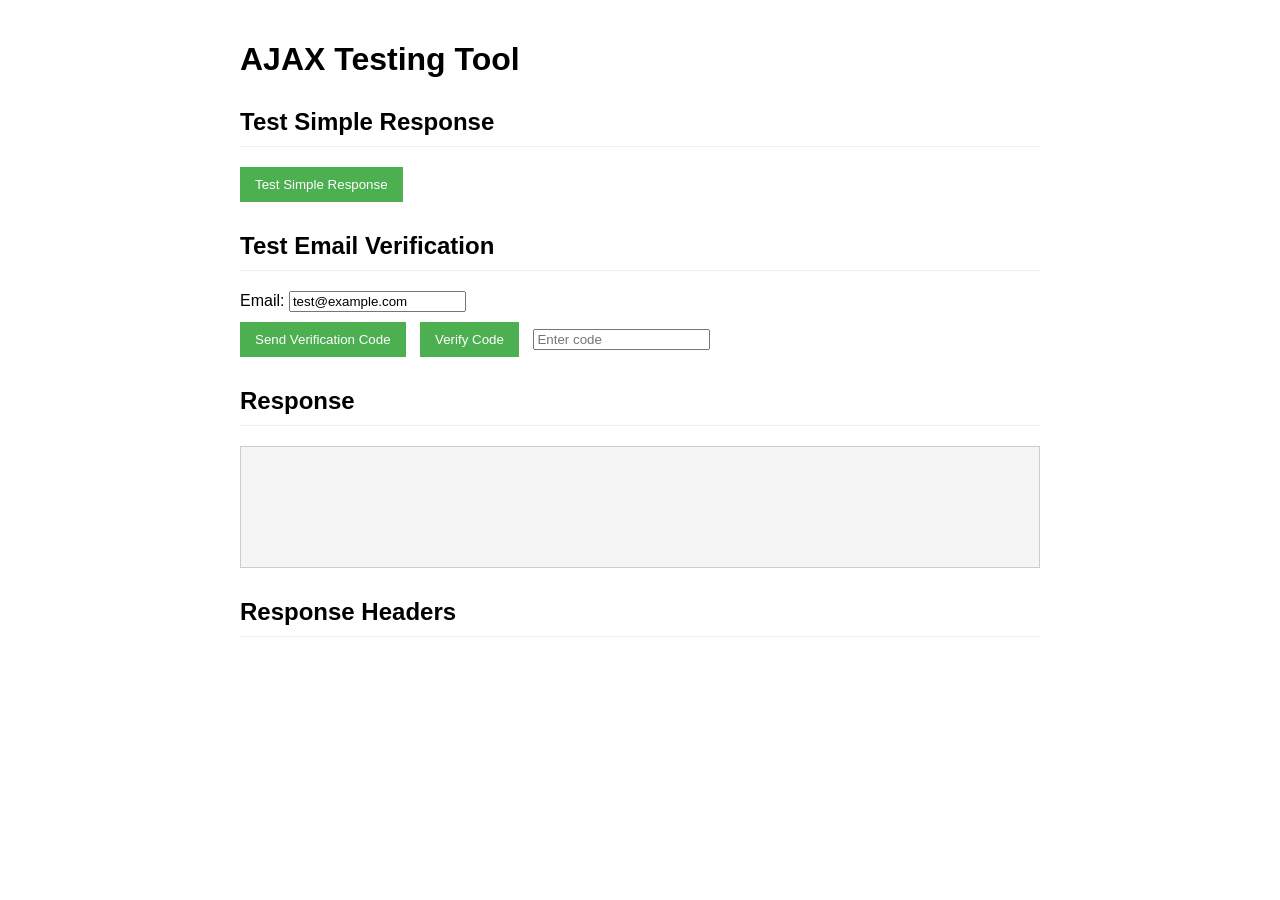
<file: test_ajax.html>
<!DOCTYPE html>
<html lang="en">
<head>
    <meta charset="UTF-8">
    <meta name="viewport" content="width=device-width, initial-scale=1.0">
    <title>AJAX Test</title>
    <style>
        body {
            font-family: Arial, sans-serif;
            max-width: 800px;
            margin: 0 auto;
            padding: 20px;
        }
        #response {
            white-space: pre-wrap;
            background: #f5f5f5;
            padding: 10px;
            border: 1px solid #ccc;
            margin-top: 20px;
            min-height: 100px;
        }
        button {
            padding: 10px 15px;
            background: #4CAF50;
            color: white;
            border: none;
            cursor: pointer;
            margin-right: 10px;
        }
        h2 {
            margin-top: 30px;
            border-bottom: 1px solid #eee;
            padding-bottom: 10px;
        }
        .error {
            color: red;
            font-weight: bold;
        }
    </style>
</head>
<body>
    <h1>AJAX Testing Tool</h1>
    
    <h2>Test Simple Response</h2>
    <button id="testSimple">Test Simple Response</button>
    
    <h2>Test Email Verification</h2>
    <div>
        <label for="testEmail">Email:</label>
        <input type="email" id="testEmail" value="test@example.com">
    </div>
    <div style="margin-top: 10px;">
        <button id="testSendCode">Send Verification Code</button>
        <button id="testVerifyCode">Verify Code</button>
        <input type="text" id="testCode" placeholder="Enter code">
    </div>
    
    <h2>Response</h2>
    <div id="response"></div>
    
    <h2>Response Headers</h2>
    <div id="headers"></div>
    
    <script>
        // Utility function to display response
        function displayResponse(data, error = false) {
            const responseElem = document.getElementById('response');
            if (error) {
                responseElem.innerHTML = `<div class="error">${data}</div>`;
            } else {
                responseElem.textContent = typeof data === 'string' ? data : JSON.stringify(data, null, 2);
            }
        }
        
        // Display headers
        function displayHeaders(headers) {
            const headersElem = document.getElementById('headers');
            let html = '';
            headers.forEach((value, key) => {
                html += `<div><strong>${key}:</strong> ${value}</div>`;
            });
            headersElem.innerHTML = html;
        }
        
        // Handle basic test
        document.getElementById('testSimple').addEventListener('click', function() {
            fetch('test_response.php', {
                method: 'POST',
                headers: {
                    'Content-Type': 'application/x-www-form-urlencoded',
                    'Cache-Control': 'no-cache'
                },
                body: 'action=test&data=testing123'
            })
            .then(response => {
                // Display headers
                displayHeaders(response.headers);
                
                // Check content type
                const contentType = response.headers.get("content-type");
                if (contentType && contentType.indexOf("application/json") !== -1) {
                    return response.json().then(data => {
                        displayResponse(data);
                        return { success: true, data };
                    }).catch(error => {
                        return response.text().then(text => {
                            displayResponse(`JSON Parse Error: ${error.message}\n\nRaw response:\n${text}`, true);
                            throw new Error("Invalid JSON");
                        });
                    });
                } else {
                    return response.text().then(text => {
                        displayResponse(`Invalid content type: ${contentType || 'not set'}\n\nRaw response:\n${text}`, true);
                        throw new Error("Invalid content type");
                    });
                }
            })
            .catch(error => {
                displayResponse(`Error: ${error.message}`, true);
            });
        });
        
        // Handle send code test
        document.getElementById('testSendCode').addEventListener('click', function() {
            const email = document.getElementById('testEmail').value;
            
            fetch('email_verification.php', {
                method: 'POST',
                headers: {
                    'Content-Type': 'application/x-www-form-urlencoded',
                    'Cache-Control': 'no-cache'
                },
                body: `action=send_verification_code&email=${encodeURIComponent(email)}&is_login=false`
            })
            .then(response => {
                // Display headers
                displayHeaders(response.headers);
                
                // Try to parse as JSON first
                return response.text().then(text => {
                    try {
                        const data = JSON.parse(text);
                        displayResponse(data);
                        return { success: true, data };
                    } catch (e) {
                        displayResponse(`JSON Parse Error: ${e.message}\n\nRaw response:\n${text}`, true);
                        throw new Error("Invalid JSON");
                    }
                });
            })
            .catch(error => {
                displayResponse(`Error: ${error.message}`, true);
            });
        });
        
        // Handle verify code test
        document.getElementById('testVerifyCode').addEventListener('click', function() {
            const code = document.getElementById('testCode').value;
            
            fetch('email_verification.php', {
                method: 'POST',
                headers: {
                    'Content-Type': 'application/x-www-form-urlencoded',
                    'Cache-Control': 'no-cache'
                },
                body: `action=verify_code&code=${encodeURIComponent(code)}`
            })
            .then(response => {
                // Display headers
                displayHeaders(response.headers);
                
                // Try to parse as JSON first
                return response.text().then(text => {
                    try {
                        const data = JSON.parse(text);
                        displayResponse(data);
                        return { success: true, data };
                    } catch (e) {
                        displayResponse(`JSON Parse Error: ${e.message}\n\nRaw response:\n${text}`, true);
                        throw new Error("Invalid JSON");
                    }
                });
            })
            .catch(error => {
                displayResponse(`Error: ${error.message}`, true);
            });
        });
    </script>
</body>
</html>
</file>
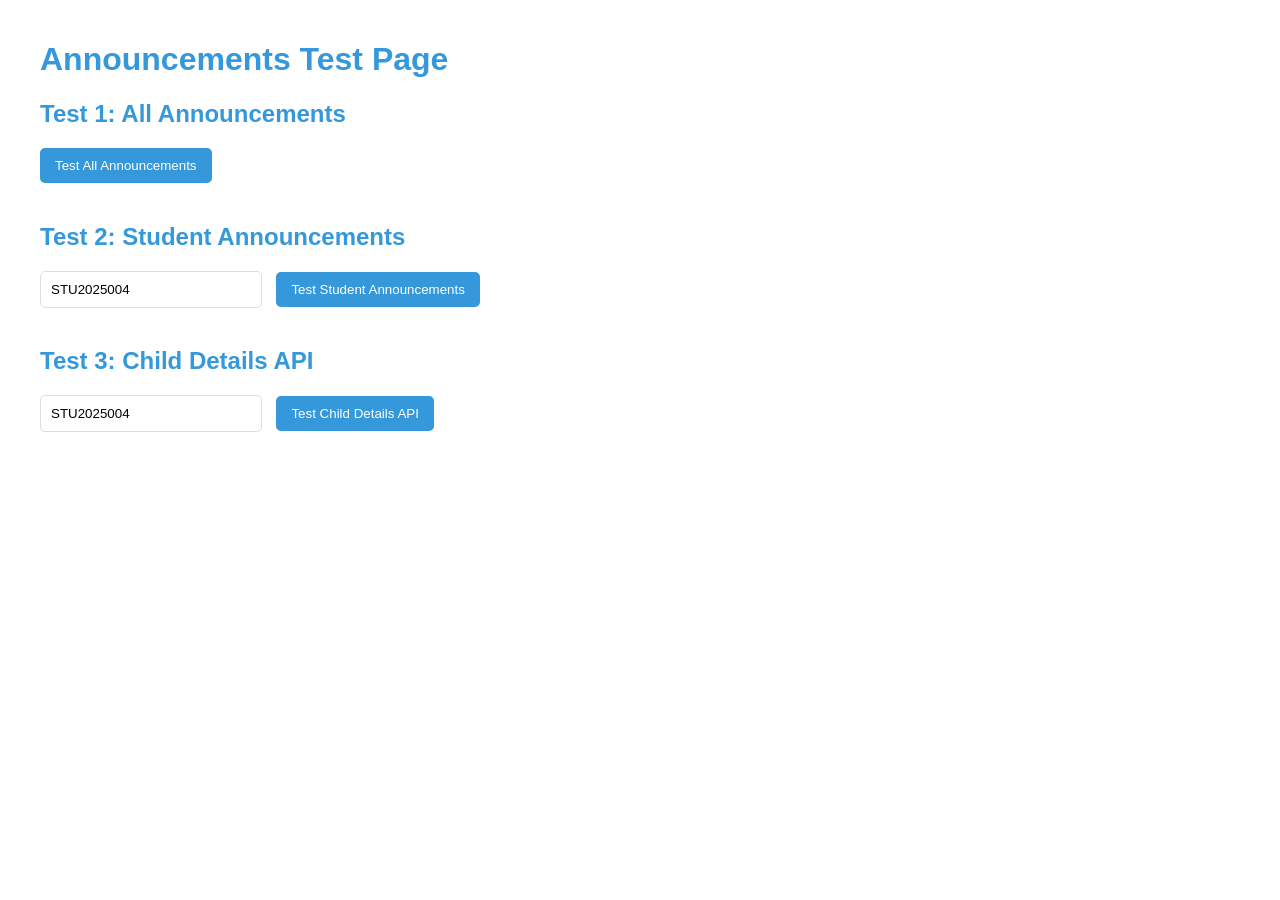
<file: test_announcements.html>
<!DOCTYPE html>
<html lang="en">
<head>
    <meta charset="UTF-8">
    <meta name="viewport" content="width=device-width, initial-scale=1.0">
    <title>Announcements Test</title>
    <style>
        body {
            font-family: Arial, sans-serif;
            max-width: 1200px;
            margin: 0 auto;
            padding: 20px;
        }
        .container {
            margin-bottom: 30px;
        }
        h1, h2 {
            color: #3498db;
        }
        pre {
            background-color: #f5f5f5;
            padding: 15px;
            border-radius: 5px;
            overflow: auto;
            max-height: 400px;
        }
        button {
            background-color: #3498db;
            color: white;
            border: none;
            padding: 10px 15px;
            border-radius: 5px;
            cursor: pointer;
            margin-right: 10px;
            margin-bottom: 10px;
        }
        button:hover {
            background-color: #2980b9;
        }
        input {
            padding: 10px;
            border: 1px solid #ddd;
            border-radius: 5px;
            margin-right: 10px;
            width: 200px;
        }
        .error {
            color: red;
            font-weight: bold;
        }
    </style>
</head>
<body>
    <h1>Announcements Test Page</h1>
    
    <div class="container">
        <h2>Test 1: All Announcements</h2>
        <button id="testAllBtn">Test All Announcements</button>
        <div id="allAnnouncementsResult"></div>
    </div>
    
    <div class="container">
        <h2>Test 2: Student Announcements</h2>
        <input type="text" id="studentIdInput" placeholder="Enter Student ID" value="STU2025004">
        <button id="testStudentBtn">Test Student Announcements</button>
        <div id="studentAnnouncementsResult"></div>
    </div>
    
    <div class="container">
        <h2>Test 3: Child Details API</h2>
        <input type="text" id="childIdInput" placeholder="Enter Student ID" value="STU2025004">
        <button id="testChildDetailsBtn">Test Child Details API</button>
        <div id="childDetailsResult"></div>
    </div>
    
    <script>
        document.getElementById('testAllBtn').addEventListener('click', function() {
            fetch('test_announcements.php')
                .then(response => response.json())
                .then(data => {
                    document.getElementById('allAnnouncementsResult').innerHTML = 
                        `<pre>${JSON.stringify(data, null, 2)}</pre>`;
                })
                .catch(error => {
                    document.getElementById('allAnnouncementsResult').innerHTML = 
                        `<p class="error">Error: ${error.message}</p>`;
                });
        });
        
        document.getElementById('testStudentBtn').addEventListener('click', function() {
            const studentId = document.getElementById('studentIdInput').value;
            fetch(`test_student_announcements.php?student_id=${studentId}`)
                .then(response => response.json())
                .then(data => {
                    document.getElementById('studentAnnouncementsResult').innerHTML = 
                        `<pre>${JSON.stringify(data, null, 2)}</pre>`;
                })
                .catch(error => {
                    document.getElementById('studentAnnouncementsResult').innerHTML = 
                        `<p class="error">Error: ${error.message}</p>`;
                });
        });
        
        document.getElementById('testChildDetailsBtn').addEventListener('click', function() {
            const studentId = document.getElementById('childIdInput').value;
            fetch(`get_child_details.php?student_id=${studentId}`)
                .then(response => response.json())
                .then(data => {
                    document.getElementById('childDetailsResult').innerHTML = 
                        `<pre>${JSON.stringify(data, null, 2)}</pre>`;
                })
                .catch(error => {
                    document.getElementById('childDetailsResult').innerHTML = 
                        `<p class="error">Error: ${error.message}</p>`;
                });
        });
    </script>
</body>
</html>
</file>
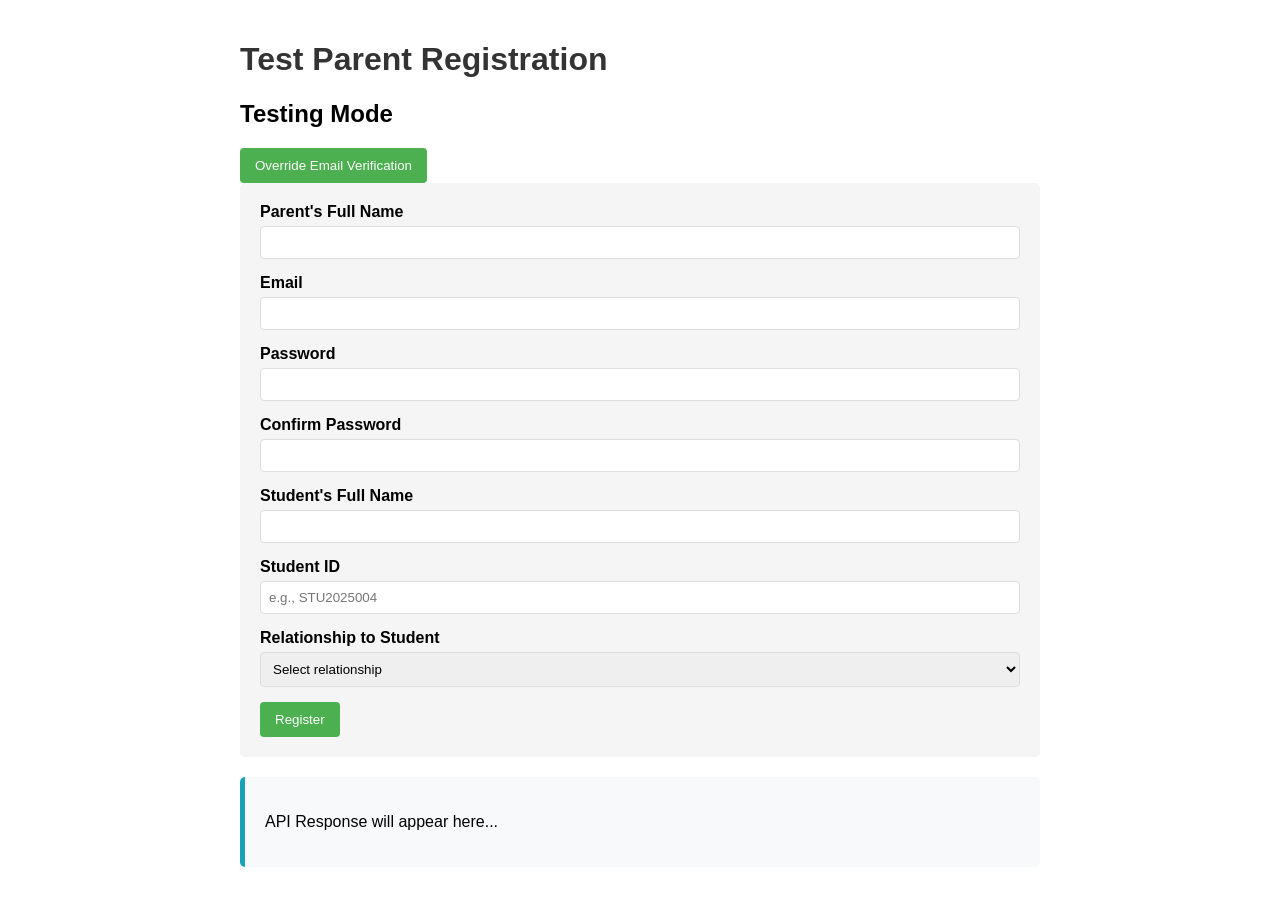
<file: test_parent_registration.html>
<!DOCTYPE html>
<html lang="en">
<head>
    <meta charset="UTF-8">
    <meta name="viewport" content="width=device-width, initial-scale=1.0">
    <title>Test Parent Registration</title>
    <style>
        body {
            font-family: Arial, sans-serif;
            max-width: 800px;
            margin: 0 auto;
            padding: 20px;
        }
        h1 {
            color: #333;
        }
        form {
            background-color: #f5f5f5;
            padding: 20px;
            border-radius: 5px;
            margin-bottom: 20px;
        }
        .form-group {
            margin-bottom: 15px;
        }
        label {
            display: block;
            margin-bottom: 5px;
            font-weight: bold;
        }
        input, select {
            width: 100%;
            padding: 8px;
            border: 1px solid #ddd;
            border-radius: 4px;
            box-sizing: border-box;
        }
        button {
            background-color: #4CAF50;
            color: white;
            padding: 10px 15px;
            border: none;
            border-radius: 4px;
            cursor: pointer;
        }
        button:hover {
            background-color: #45a049;
        }
        #response {
            background-color: #f8f9fa;
            padding: 20px;
            border-radius: 5px;
            border-left: 5px solid #17a2b8;
        }
        .error {
            color: #dc3545;
            font-weight: bold;
        }
        .success {
            color: #28a745;
            font-weight: bold;
        }
    </style>
</head>
<body>
    <h1>Test Parent Registration</h1>
    
    <div id="debug">
        <h2>Testing Mode</h2>
        <button id="skipVerification">Override Email Verification</button>
    </div>
    
    <form id="registerForm">
        <div class="form-group">
            <label for="fullName">Parent's Full Name</label>
            <input type="text" id="fullName" name="fullName" required>
        </div>
        <div class="form-group">
            <label for="email">Email</label>
            <input type="email" id="email" name="email" required>
        </div>
        <div class="form-group">
            <label for="password">Password</label>
            <input type="password" id="password" name="password" required>
        </div>
        <div class="form-group">
            <label for="confirmPassword">Confirm Password</label>
            <input type="password" id="confirmPassword" name="confirmPassword" required>
        </div>
        <div class="form-group">
            <label for="childName">Student's Full Name</label>
            <input type="text" id="childName" name="childName" required>
        </div>
        <div class="form-group">
            <label for="studentId">Student ID</label>
            <input type="text" id="studentId" name="studentId" required placeholder="e.g., STU2025004">
        </div>
        <div class="form-group">
            <label for="relationship">Relationship to Student</label>
            <select id="relationship" name="relationship" required>
                <option value="">Select relationship</option>
                <option value="Mother">Mother</option>
                <option value="Father">Father</option>
                <option value="Guardian">Legal Guardian</option>
                <option value="Step Mother">Step Mother</option>
                <option value="Step Father">Step Father</option>
                <option value="Other">Other</option>
            </select>
        </div>
        <button type="submit">Register</button>
    </form>
    
    <div id="response">
        <p>API Response will appear here...</p>
    </div>
    
    <script>
        document.getElementById('skipVerification').addEventListener('click', function() {
            // Get the email from the form
            const email = document.getElementById('email').value;
            if (!email) {
                alert('Please enter an email address first');
                document.getElementById('email').focus();
                return;
            }
            
            // Add a session storage flag to indicate we want to skip verification
            sessionStorage.setItem('skip_verification', 'true');
            alert('Email verification will be overridden for testing purposes. The next registration attempt will bypass verification.');
            
            // Make a server call to set the session variables
            fetch('set_test_session.php', {
                method: 'POST',
                headers: {
                    'Content-Type': 'application/x-www-form-urlencoded',
                },
                body: `action=set_verified&email=${encodeURIComponent(email)}`
            })
            .then(response => response.json())
            .then(data => {
                console.log(data);
                if (data.success) {
                    document.getElementById('response').innerHTML = '<p class="success">Verification bypass enabled. Try registering now.</p>';
                } else {
                    document.getElementById('response').innerHTML = '<p class="error">Failed to enable verification bypass: ' + data.message + '</p>';
                }
            })
            .catch(error => {
                console.error('Error:', error);
                document.getElementById('response').innerHTML = '<p class="error">Error enabling verification bypass: ' + error.message + '</p>';
            });
        });
        
        document.getElementById('registerForm').addEventListener('submit', function(e) {
            e.preventDefault();
            
            const formData = new FormData();
            formData.append('action', 'register');
            formData.append('fullName', document.getElementById('fullName').value);
            formData.append('email', document.getElementById('email').value);
            formData.append('password', document.getElementById('password').value);
            formData.append('confirmPassword', document.getElementById('confirmPassword').value);
            formData.append('childName', document.getElementById('childName').value);
            formData.append('studentId', document.getElementById('studentId').value);
            formData.append('relationship', document.getElementById('relationship').value);
            
            document.getElementById('response').innerHTML = '<p>Submitting...</p>';
            
            fetch('bypass_parent_auth.php', {
                method: 'POST',
                body: formData
            })
            .then(response => {
                // Log raw response for debugging
                response.clone().text().then(text => console.log('Raw response:', text));
                
                // Try to parse as JSON
                return response.json();
            })
            .then(data => {
                console.log(data);
                if (data.success) {
                    document.getElementById('response').innerHTML = '<p class="success">Registration successful!</p><pre>' + JSON.stringify(data, null, 2) + '</pre>';
                } else {
                    document.getElementById('response').innerHTML = '<p class="error">Registration failed: ' + data.message + '</p><pre>' + JSON.stringify(data, null, 2) + '</pre>';
                }
            })
            .catch(error => {
                console.error('Error:', error);
                document.getElementById('response').innerHTML = '<p class="error">An error occurred: ' + error.message + '</p>';
            });
        });
    </script>
</body>
</html>
</file>
<file: styles.css>
/* Reset and base styles */
* {
    margin: 0;
    padding: 0;
    box-sizing: border-box;
}

:root {
    --primary-color: #2c3e50;
    --secondary-color: #3498db;
    --accent-color: #2980b9;
    --background-color: #f5f7fa;
    --text-color: #2c3e50;
    --card-bg: #ffffff;
}

body {
    font-family: 'Open Sans', sans-serif;
    line-height: 1.6;
    color: var(--text-color);
    background-color: var(--background-color);
}

h1, h2, h3 {
    font-family: 'Merriweather', serif;
    font-weight: 700;
}

/* Navbar styles */
.navbar {
    display: flex;
    justify-content: space-between;
    align-items: center;
    padding: 1rem 5%;
    background-color: var(--primary-color);
    position: fixed;
    width: 100%;
    top: 0;
    z-index: 1000;
}

.logo {
    color: white;
    font-family: 'Merriweather', serif;
    font-size: 1.5rem;
    font-weight: 700;
}

.nav-links {
    display: flex;
    list-style: none;
    gap: 2rem;
}

.nav-links a {
    color: white;
    text-decoration: none;
    font-weight: 600;
    transition: color 0.3s ease;
}

.nav-links a:hover {
    color: var(--secondary-color);
}

.hamburger {
    display: none;
    flex-direction: column;
    gap: 5px;
    cursor: pointer;
}

.hamburger span {
    width: 25px;
    height: 3px;
    background-color: white;
    transition: all 0.3s ease;
}

/* Hero section */
.hero {
    min-height: 100vh;
    display: flex;
    align-items: center;
    justify-content: center;
    text-align: center;
    padding: 0 5%;
    background: linear-gradient(135deg, var(--primary-color), var(--accent-color));
    color: white;
}

.hero-content {
    max-width: 800px;
}

.hero h1 {
    font-size: 3rem;
    margin-bottom: 1rem;
}

.hero p {
    font-size: 1.2rem;
    margin-bottom: 2rem;
}

.cta-button {
    padding: 1rem 2rem;
    font-size: 1.1rem;
    background-color: var(--secondary-color);
    color: white;
    border: none;
    border-radius: 5px;
    cursor: pointer;
    transition: background-color 0.3s ease;
}

.cta-button:hover {
    background-color: var(--accent-color);
}

/* About section */
.about {
    padding: 5rem 5%;
    text-align: center;
}

.about h2 {
    font-size: 2.5rem;
    margin-bottom: 3rem;
    color: var(--primary-color);
}

.cards-container {
    display: grid;
    grid-template-columns: repeat(auto-fit, minmax(250px, 1fr));
    gap: 2rem;
    max-width: 1200px;
    margin: 0 auto;
}

.card {
    background-color: var(--card-bg);
    padding: 2rem;
    border-radius: 10px;
    box-shadow: 0 4px 6px rgba(0, 0, 0, 0.1);
    transition: transform 0.3s ease;
}

.card:hover {
    transform: translateY(-5px);
}

.card i {
    font-size: 2.5rem;
    color: var(--secondary-color);
    margin-bottom: 1rem;
}

.card h3 {
    margin-bottom: 1rem;
    color: var(--primary-color);
}

/* Modal styles */
.modal {
    display: none;
    position: fixed;
    z-index: 2000;
    left: 0;
    top: 0;
    width: 100%;
    height: 100%;
    background-color: rgba(0, 0, 0, 0.7);
    overflow: auto;
}

.modal-content {
    background-color: var(--card-bg);
    margin: 10% auto;
    padding: 2rem;
    border-radius: 10px;
    max-width: 800px;
    width: 90%;
    position: relative;
    animation: modalFadeIn 0.3s ease;
}

@keyframes modalFadeIn {
    from {
        opacity: 0;
        transform: translateY(-50px);
    }
    to {
        opacity: 1;
        transform: translateY(0);
    }
}

.close-modal {
    position: absolute;
    top: 1rem;
    right: 1.5rem;
    font-size: 2rem;
    font-weight: bold;
    color: var(--text-color);
    cursor: pointer;
    transition: color 0.3s ease;
}

.close-modal:hover {
    color: var(--secondary-color);
}

.modal h2 {
    color: var(--primary-color);
    margin-bottom: 0.5rem;
    text-align: center;
}

.modal p {
    text-align: center;
    margin-bottom: 2rem;
    color: var(--text-color);
}

.role-options {
    display: grid;
    grid-template-columns: repeat(auto-fit, minmax(200px, 1fr));
    gap: 1.5rem;
}

.role-option {
    background-color: var(--background-color);
    padding: 1.5rem;
    border-radius: 8px;
    text-align: center;
    cursor: pointer;
    transition: all 0.3s ease;
}

.role-option:hover {
    transform: translateY(-5px);
    box-shadow: 0 5px 15px rgba(0, 0, 0, 0.1);
    background-color: var(--secondary-color);
    color: white;
}

.role-option:hover i,
.role-option:hover h3,
.role-option:hover p {
    color: white;
}

.role-option i {
    font-size: 2.5rem;
    color: var(--secondary-color);
    margin-bottom: 1rem;
    transition: color 0.3s ease;
}

.role-option h3 {
    margin-bottom: 0.5rem;
    color: var(--primary-color);
    transition: color 0.3s ease;
}

.role-option p {
    font-size: 0.9rem;
    margin-bottom: 0;
    transition: color 0.3s ease;
}

/* Registration Section Styles */
.registration-section {
    min-height: 100vh;
    display: flex;
    align-items: center;
    justify-content: center;
    padding: 6rem 5% 2rem;
    background: linear-gradient(135deg, var(--primary-color), var(--accent-color));
}

.registration-container {
    background-color: var(--card-bg);
    padding: 2rem;
    border-radius: 10px;
    box-shadow: 0 4px 6px rgba(0, 0, 0, 0.1);
    width: 100%;
    max-width: 500px;
    animation: fadeIn 0.3s ease;
}

@keyframes fadeIn {
    from {
        opacity: 0;
        transform: translateY(-20px);
    }
    to {
        opacity: 1;
        transform: translateY(0);
    }
}

.form-toggle {
    display: flex;
    justify-content: center;
    margin-bottom: 2rem;
    gap: 1rem;
}

.toggle-btn {
    padding: 0.8rem 2rem;
    border: none;
    background-color: var(--background-color);
    color: var(--text-color);
    font-weight: 600;
    border-radius: 5px;
    cursor: pointer;
    transition: all 0.3s ease;
    position: relative;
}

.toggle-btn::after {
    content: '';
    position: absolute;
    bottom: 0;
    left: 0;
    width: 100%;
    height: 3px;
    background-color: var(--secondary-color);
    transform: scaleX(0);
    transition: transform 0.3s ease;
}

.toggle-btn.active {
    background-color: var(--secondary-color);
    color: white;
}

.toggle-btn.active::after {
    transform: scaleX(1);
}

.form-container {
    transition: all 0.3s ease;
}

.form-container.hidden {
    display: none;
}

.registration-header {
    text-align: center;
    margin-bottom: 2rem;
}

.registration-header i {
    font-size: 3rem;
    color: var(--secondary-color);
    margin-bottom: 1rem;
}

.registration-header h1 {
    font-size: 2rem;
    color: var(--primary-color);
    margin-bottom: 0.5rem;
}

.registration-header p {
    color: var(--text-color);
}

.registration-form {
    display: flex;
    flex-direction: column;
    gap: 1.5rem;
}

.form-group {
    display: flex;
    flex-direction: column;
    gap: 0.5rem;
}

.form-group label {
    font-weight: 600;
    color: var(--text-color);
}

.form-group input,
.form-group select {
    padding: 0.8rem;
    border: 1px solid #ddd;
    border-radius: 5px;
    font-size: 1rem;
    transition: border-color 0.3s ease;
}

.form-group input:focus,
.form-group select:focus {
    outline: none;
    border-color: var(--secondary-color);
}

.checkbox-group {
    display: flex;
    align-items: center;
    gap: 0.5rem;
}

.checkbox-group input {
    width: auto;
}

.checkbox-group label {
    font-size: 0.9rem;
}

.checkbox-group a {
    margin-left: auto;
    color: var(--secondary-color);
    text-decoration: none;
    font-size: 0.9rem;
}

.checkbox-group a:hover {
    text-decoration: underline;
}

.submit-button {
    padding: 1rem;
    background-color: var(--secondary-color);
    color: white;
    border: none;
    border-radius: 5px;
    font-size: 1rem;
    font-weight: 600;
    cursor: pointer;
    transition: background-color 0.3s ease;
}

.submit-button:hover {
    background-color: var(--accent-color);
}

.login-link, .forgot-password {
    text-align: center;
    margin-top: 1rem;
}

.login-link a, .forgot-password a {
    color: var(--secondary-color);
    text-decoration: none;
    font-weight: 600;
}

.login-link a:hover, .forgot-password a:hover {
    text-decoration: underline;
}

/* Error and Success Messages */
.error-message,
.success-message {
    padding: 0.8rem;
    border-radius: 5px;
    margin: 1rem 0;
    text-align: center;
    font-weight: 600;
    display: none;
}

.error-message {
    background-color: #fee2e2;
    color: #dc2626;
    border: 1px solid #fecaca;
}

.success-message {
    background-color: #dcfce7;
    color: #16a34a;
    border: 1px solid #bbf7d0;
}

/* Form validation styles */
.form-group input:invalid {
    border-color: #dc2626;
}

.form-group input:valid {
    border-color: #16a34a;
}

/* Loading state for buttons */
.submit-button.loading {
    position: relative;
    color: transparent;
}

.submit-button.loading::after {
    content: '';
    position: absolute;
    width: 20px;
    height: 20px;
    top: 50%;
    left: 50%;
    margin: -10px 0 0 -10px;
    border: 2px solid #ffffff;
    border-radius: 50%;
    border-right-color: transparent;
    animation: spin 0.8s linear infinite;
}

@keyframes spin {
    from {
        transform: rotate(0deg);
    }
    to {
        transform: rotate(360deg);
    }
}

/* Responsive design */
@media (max-width: 768px) {
    .nav-links {
        display: none;
        position: absolute;
        top: 100%;
        left: 0;
        width: 100%;
        background-color: var(--primary-color);
        padding: 1rem 0;
        flex-direction: column;
        align-items: center;
        gap: 1rem;
    }

    .nav-links.active {
        display: flex;
    }

    .hamburger {
        display: flex;
    }

    .hero h1 {
        font-size: 2.5rem;
    }

    .hero p {
        font-size: 1rem;
    }

    .about h2 {
        font-size: 2rem;
    }
    
    .modal-content {
        margin: 20% auto;
        padding: 1.5rem;
    }
    
    .registration-container {
        padding: 1.5rem;
    }
}

@media (max-width: 480px) {
    .hero h1 {
        font-size: 2rem;
    }

    .cta-button {
        padding: 0.8rem 1.6rem;
        font-size: 1rem;
    }

    .card {
        padding: 1.5rem;
    }
    
    .role-options {
        grid-template-columns: 1fr;
    }
    
    .registration-container {
        padding: 1.2rem;
    }
    
    .form-group input,
    .form-group select {
        padding: 0.7rem;
    }
    
    .toggle-btn {
        padding: 0.5rem 1rem;
        font-size: 1rem;
    }
}
</file>
<file: chat-styles.css>
/* Chat styling enhancements */
.chat-loading,
.chat-error,
.chat-empty-state {
    padding: 2rem 1rem;
    display: flex;
    flex-direction: column;
    align-items: center;
    justify-content: center;
    color: #7f8c8d;
    text-align: center;
    height: 100%;
}

.chat-loading i,
.chat-error i, 
.chat-empty-state i {
    font-size: 2rem;
    margin-bottom: 1rem;
    opacity: 0.7;
}

.chat-empty-state i {
    color: #3498db;
    font-size: 3rem;
    opacity: 0.5;
}

.chat-empty-state p {
    font-size: 1.1rem;
    max-width: 80%;
}

.chat-error {
    color: #e74c3c;
}

.chat-error i {
    color: #e74c3c;
}

/* Date separator in chat */
.date-separator {
    text-align: center;
    margin: 1rem 0;
    position: relative;
    display: flex;
    align-items: center;
    justify-content: center;
}

.date-separator:before {
    content: '';
    height: 1px;
    background-color: rgba(0, 0, 0, 0.1);
    flex: 1;
}

.date-separator span {
    background-color: #f5f7fa;
    padding: 0.3rem 0.8rem;
    border-radius: 20px;
    font-size: 0.75rem;
    color: #7f8c8d;
    margin: 0 0.8rem;
    border: 1px solid rgba(0, 0, 0, 0.1);
}

/* Animation for new messages */
@keyframes newMessagePulse {
    0% {
        transform: scale(1);
        opacity: 0.7;
    }
    50% {
        transform: scale(1.04);
        opacity: 1;
    }
    100% {
        transform: scale(1);
        opacity: 1;
    }
}

.message.new-message {
    animation: newMessagePulse 0.5s ease-in-out;
    box-shadow: 0 2px 15px rgba(0,0,0,0.1);
}

/* Improve chat message styling */
.message {
    transition: all 0.3s ease;
}

.message.sent {
    max-width: 80%;
}

.message.received {
    max-width: 80%;
}

/* Additional styling for teacher/student identification */
.sender-type {
    display: inline-block;
    font-size: 0.7rem;
    padding: 0.1rem 0.4rem;
    border-radius: 3px;
    margin-right: 0.4rem;
}

.sender-type.student {
    background-color: #3498db;
    color: white;
}

.sender-type.teacher {
    background-color: #e74c3c;
    color: white;
}

/* Improve general chat appearance */
.chat-messages {
    padding: 1.2rem;
    background-color: #f5f7fa;
    background-image: linear-gradient(rgba(255,255,255,0.8) 1px, transparent 1px),
                    linear-gradient(90deg, rgba(255,255,255,0.8) 1px, transparent 1px);
    background-size: 20px 20px;
}

.chat-input {
    padding: 0.8rem 1rem;
    border: 1px solid #e0e0e0;
    border-radius: 20px;
    box-shadow: 0 1px 3px rgba(0,0,0,0.1) inset;
    transition: all 0.2s ease;
    font-size: 0.95rem;
}

.chat-input:focus {
    border-color: #3498db;
    box-shadow: 0 1px 6px rgba(52, 152, 219, 0.2) inset;
    outline: none;
}

/* Chat popup improvements */
.chat-popup {
    background-color: white;
    box-shadow: -5px 0 25px rgba(0,0,0,0.15);
    transition: right 0.3s cubic-bezier(0.175, 0.885, 0.32, 1.275);
}

.chat-popup.active {
    right: 0;
}

.chat-header {
    padding: 1rem 1.2rem;
    background: linear-gradient(to right, #2c3e50, #34495e);
}

.chat-input-container {
    box-shadow: 0 -2px 10px rgba(0,0,0,0.05);
}

.send-message-btn {
    background: linear-gradient(to right, #3498db, #2980b9);
    box-shadow: 0 2px 5px rgba(52, 152, 219, 0.3);
}

.send-message-btn:hover {
    background: linear-gradient(to right, #2980b9, #3498db);
    transform: scale(1.05) rotate(10deg);
}

/* Responsive improvements */
@media (max-width: 768px) {
    .chat-popup {
        width: 100%;
        max-width: 100%;
        right: -100%;
    }
    
    .date-separator span {
        font-size: 0.7rem;
        padding: 0.2rem 0.6rem;
    }
    
    .message.sent,
    .message.received {
        max-width: 90%;
    }
}
</file>
